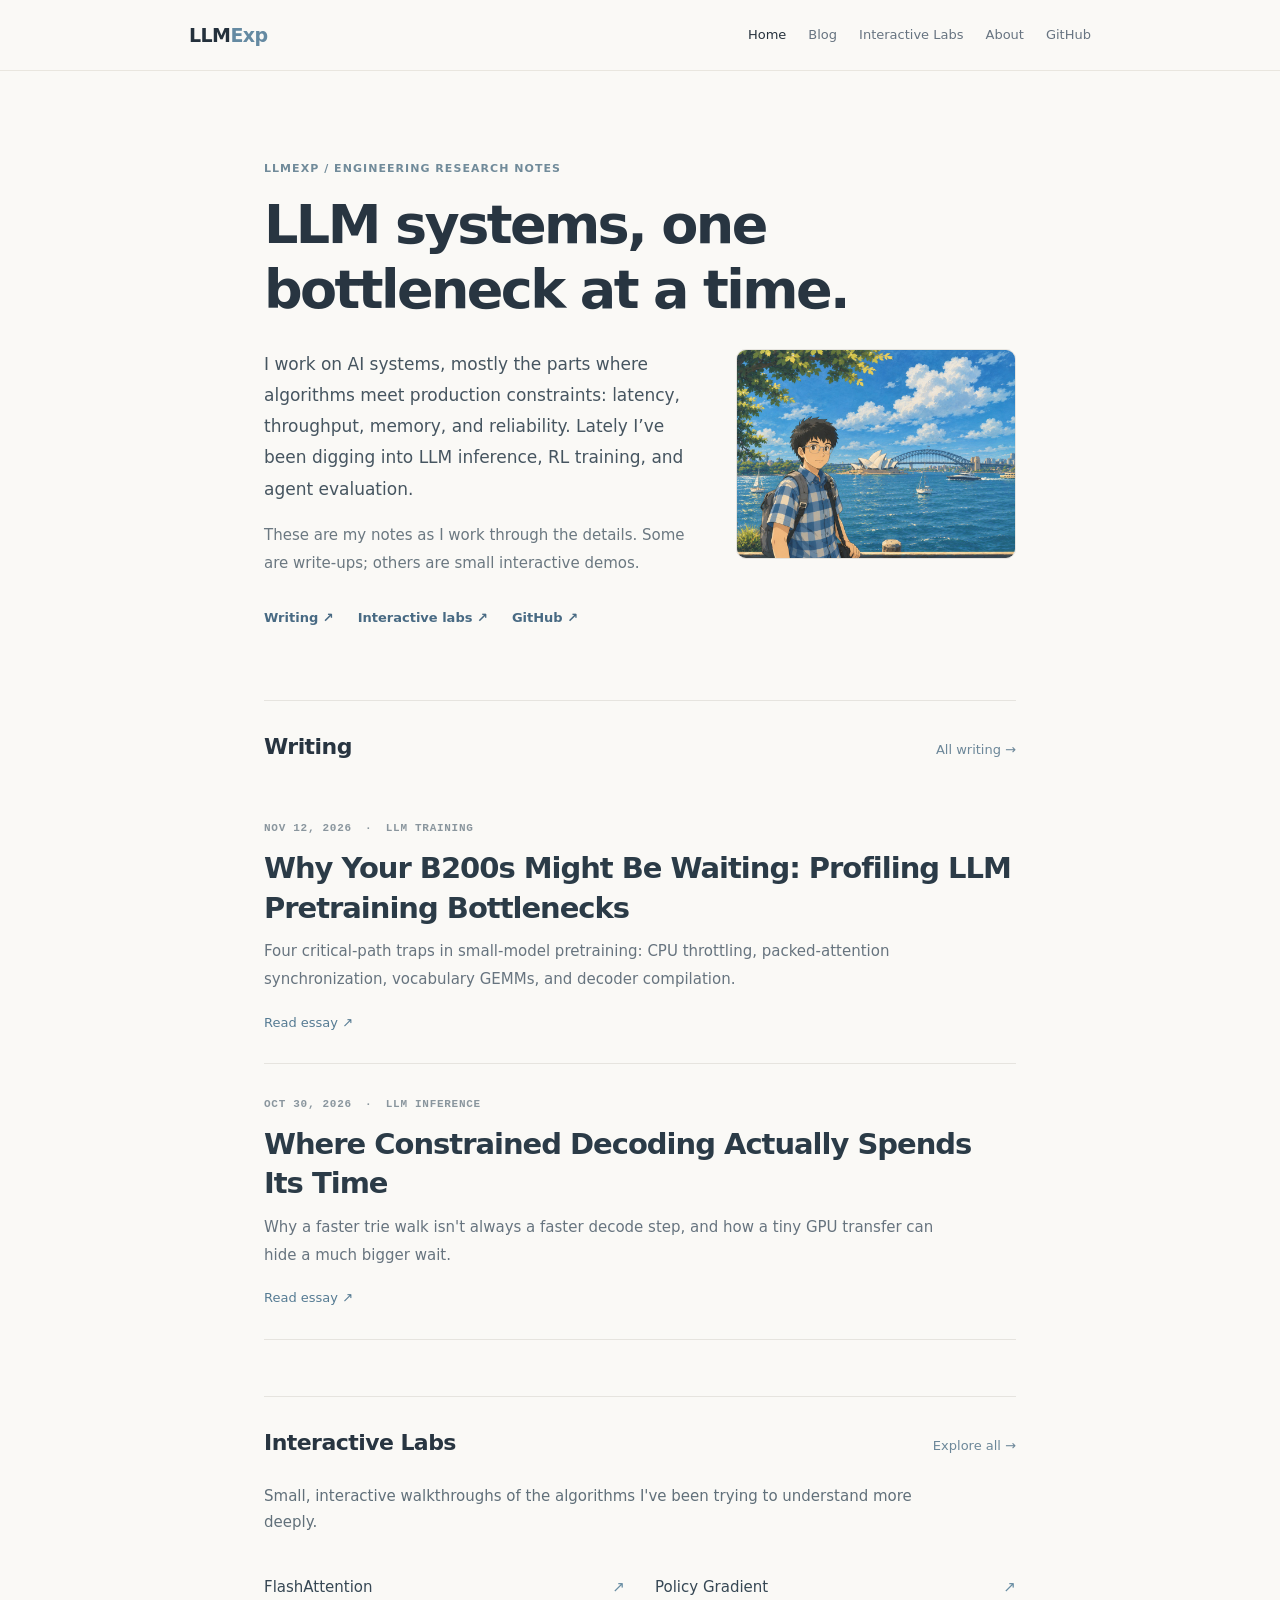
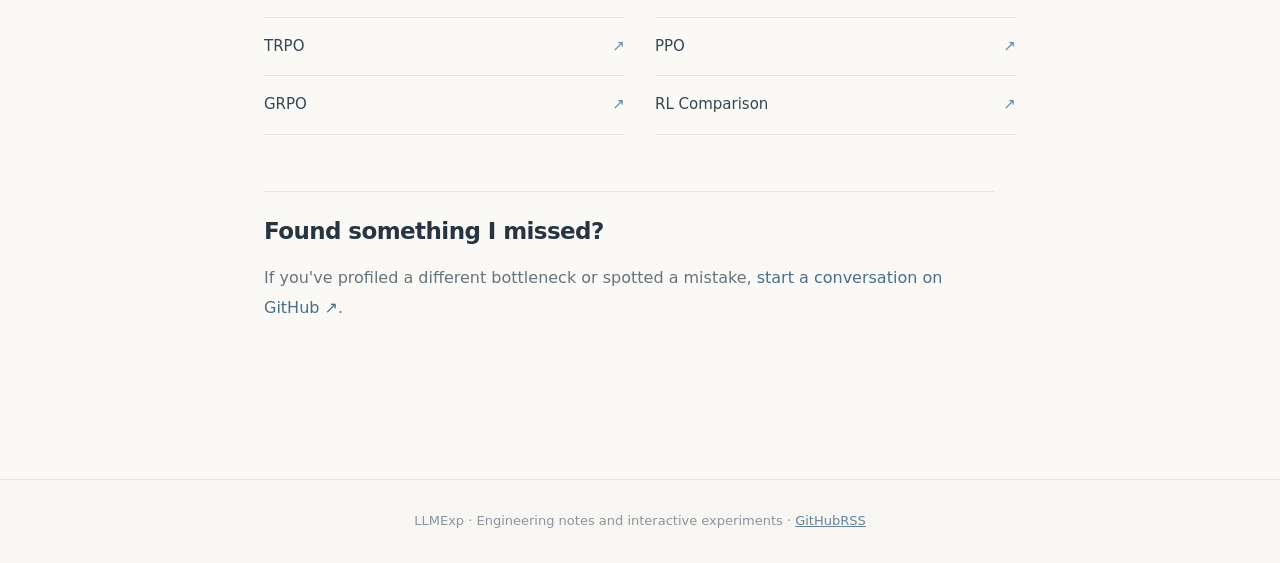
<file: index.html>
<!doctype html><html lang="en"><head><meta charset="utf-8"><meta name="viewport" content="width=device-width,initial-scale=1"><meta name="description" content="Engineering notes and interactive labs on LLM systems, reinforcement learning, and agent evaluation."><meta property="og:title" content="LLMExp · LLM Engineering Notes"><meta property="og:description" content="Engineering notes and interactive labs on LLM systems, reinforcement learning, and agent evaluation."><meta property="og:type" content="website"><meta property="og:url" content="https://zerograd-x.github.io/"><link rel="canonical" href="https://zerograd-x.github.io/"><link rel="stylesheet" href="/assets/site.css?v=portrait-1"><title>LLMExp · LLM Engineering Notes</title><!-- Cloudflare Web Analytics --><script type='module' src='https://static.cloudflareinsights.com/beacon.min.js' data-cf-beacon='{"token": "473e449cb38c4c8e9a7092ccba2610f5"}'></script><!-- End Cloudflare Web Analytics --><link rel="alternate" type="application/rss+xml" title="LLMExp RSS" href="/feed.xml"></head><body class="editorial-light"><header><div class="nav"><a class="brand" href="/">LLM<span>Exp</span></a><nav aria-label="Main navigation"><a href="/" aria-current="page">Home</a><a href="/blog/" >Blog</a><a href="/labs/" >Interactive Labs</a><a href="/about/" >About</a><a href="https://github.com/zerograd-x/zerograd-x.github.io">GitHub</a></nav></div></header><main class="journal-layout"><section class="journal-intro"><p class="eyebrow">LLMExp / Engineering research notes</p><h1>LLM systems, one bottleneck at a time.</h1><div class="profile-intro"><div class="profile-copy"><p class="lead">I work on AI systems, mostly the parts where algorithms meet production constraints: latency, throughput, memory, and reliability. Lately I’ve been digging into LLM inference, RL training, and agent evaluation.</p><p class="author-note">These are my notes as I work through the details. Some are write-ups; others are small interactive demos.</p><div class="intro-links"><a href="/blog/">Writing <span aria-hidden="true">↗</span></a><a href="/labs/">Interactive labs <span aria-hidden="true">↗</span></a><a href="https://github.com/zerograd-x/zerograd-x.github.io">GitHub <span aria-hidden="true">↗</span></a></div></div><figure class="profile-portrait"><img src="/assets/sydney-harbour-portrait.jpg" width="960" height="720" alt="Illustrated portrait of the author beside Sydney Harbour, with the Opera House and Harbour Bridge in the background." decoding="async"></figure></div></section><section class="journal-section" aria-labelledby="writing-title"><div class="journal-heading"><h2 id="writing-title">Writing</h2><a href="/blog/">All writing →</a></div><a class="writing-entry" href="/blog/profiling-llm-pretraining-b200/"><span class="writing-date">NOV 12, 2026 <span class="dot-sep">·</span> LLM TRAINING</span><h3>Why Your B200s Might Be Waiting: Profiling LLM Pretraining Bottlenecks</h3><p>Four critical-path traps in small-model pretraining: CPU throttling, packed-attention synchronization, vocabulary GEMMs, and decoder compilation.</p><span class="writing-more">Read essay <span aria-hidden="true">↗</span></span></a><a class="writing-entry" href="/blog/optimizing-constrained-decoding/"><span class="writing-date">OCT 30, 2026 <span class="dot-sep">·</span> LLM INFERENCE</span><h3>Where Constrained Decoding Actually Spends Its Time</h3><p>Why a faster trie walk isn't always a faster decode step, and how a tiny GPU transfer can hide a much bigger wait.</p><span class="writing-more">Read essay <span aria-hidden="true">↗</span></span></a></section><section class="journal-section" aria-labelledby="labs-title"><div class="journal-heading"><h2 id="labs-title">Interactive Labs</h2><a href="/labs/">Explore all →</a></div><p class="section-desc">Small, interactive walkthroughs of the algorithms I've been trying to understand more deeply.</p><div class="lab-links"><a href="/FlashAttention/">FlashAttention <span>↗</span></a><a href="/PolicyGradient/">Policy Gradient <span>↗</span></a><a href="/TRPO/">TRPO <span>↗</span></a><a href="/PPO/">PPO <span>↗</span></a><a href="/GRPO/">GRPO <span>↗</span></a><a href="/RLCompare/">RL Comparison <span>↗</span></a></div></section><section class="journal-section journal-end"><h2>Found something I missed?</h2><p>If you've profiled a different bottleneck or spotted a mistake, <a href="https://github.com/zerograd-x/zerograd-x.github.io/issues">start a conversation on GitHub ↗</a>.</p></section></main><footer>LLMExp · Engineering notes and interactive experiments · <a href="https://github.com/zerograd-x">GitHub</a><a href="/feed.xml" title="Subscribe to the RSS feed">RSS</a></footer></body></html>
</file>
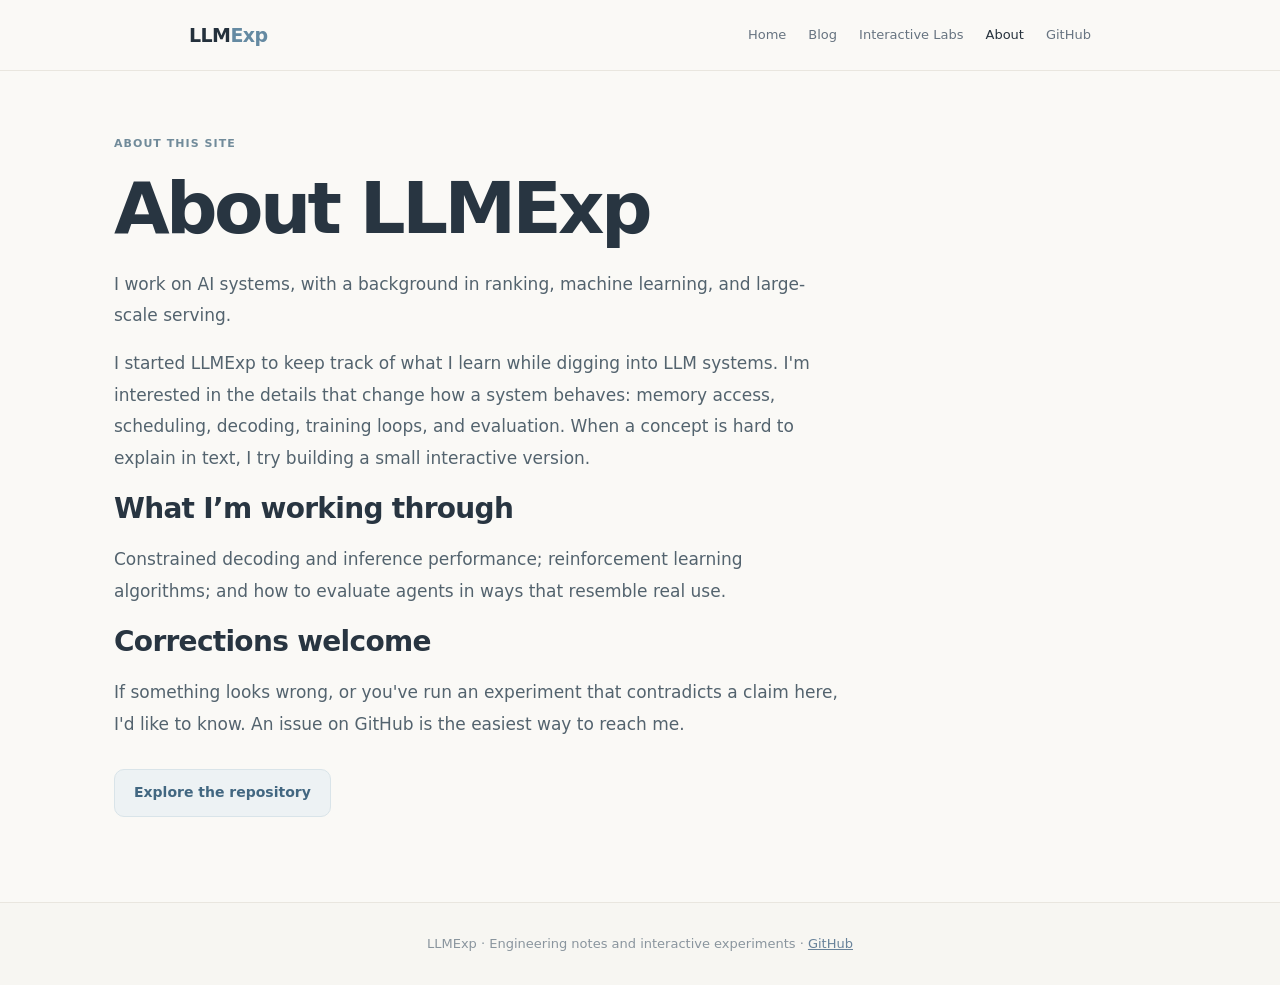
<file: about/index.html>
<!doctype html><html lang="en"><head><meta charset="utf-8"><meta name="viewport" content="width=device-width,initial-scale=1"><meta name="description" content="About the LLMExp engineering notes and interactive labs."><meta property="og:title" content="About · LLMExp"><meta property="og:description" content="About the LLMExp engineering notes and interactive labs."><meta property="og:type" content="website"><meta property="og:url" content="https://zerograd-x.github.io/about/"><link rel="canonical" href="https://zerograd-x.github.io/about/"><link rel="stylesheet" href="/assets/site.css"><title>About · LLMExp</title><!-- Cloudflare Web Analytics --><script type='module' src='https://static.cloudflareinsights.com/beacon.min.js' data-cf-beacon='{"token": "473e449cb38c4c8e9a7092ccba2610f5"}'></script><!-- End Cloudflare Web Analytics --></head><body class="editorial-light"><header><div class="nav"><a class="brand" href="/">LLM<span>Exp</span></a><nav aria-label="Main navigation"><a href="/" >Home</a><a href="/blog/" >Blog</a><a href="/labs/" >Interactive Labs</a><a href="/about/" aria-current="page">About</a><a href="https://github.com/zerograd-x/zerograd-x.github.io">GitHub</a></nav></div></header><main><div class="eyebrow">About this site</div><h1>About LLMExp</h1><div class="prose"><p class="lead">I work on AI systems, with a background in ranking, machine learning, and large-scale serving.</p><p>I started LLMExp to keep track of what I learn while digging into LLM systems. I'm interested in the details that change how a system behaves: memory access, scheduling, decoding, training loops, and evaluation. When a concept is hard to explain in text, I try building a small interactive version.</p><h2>What I’m working through</h2><p>Constrained decoding and inference performance; reinforcement learning algorithms; and how to evaluate agents in ways that resemble real use.</p><h2>Corrections welcome</h2><p>If something looks wrong, or you've run an experiment that contradicts a claim here, I'd like to know. An issue on GitHub is the easiest way to reach me.</p><a class="button" href="https://github.com/zerograd-x/zerograd-x.github.io">Explore the repository</a></div></main><footer>LLMExp · Engineering notes and interactive experiments · <a href="https://github.com/zerograd-x">GitHub</a></footer></body></html>
</file>
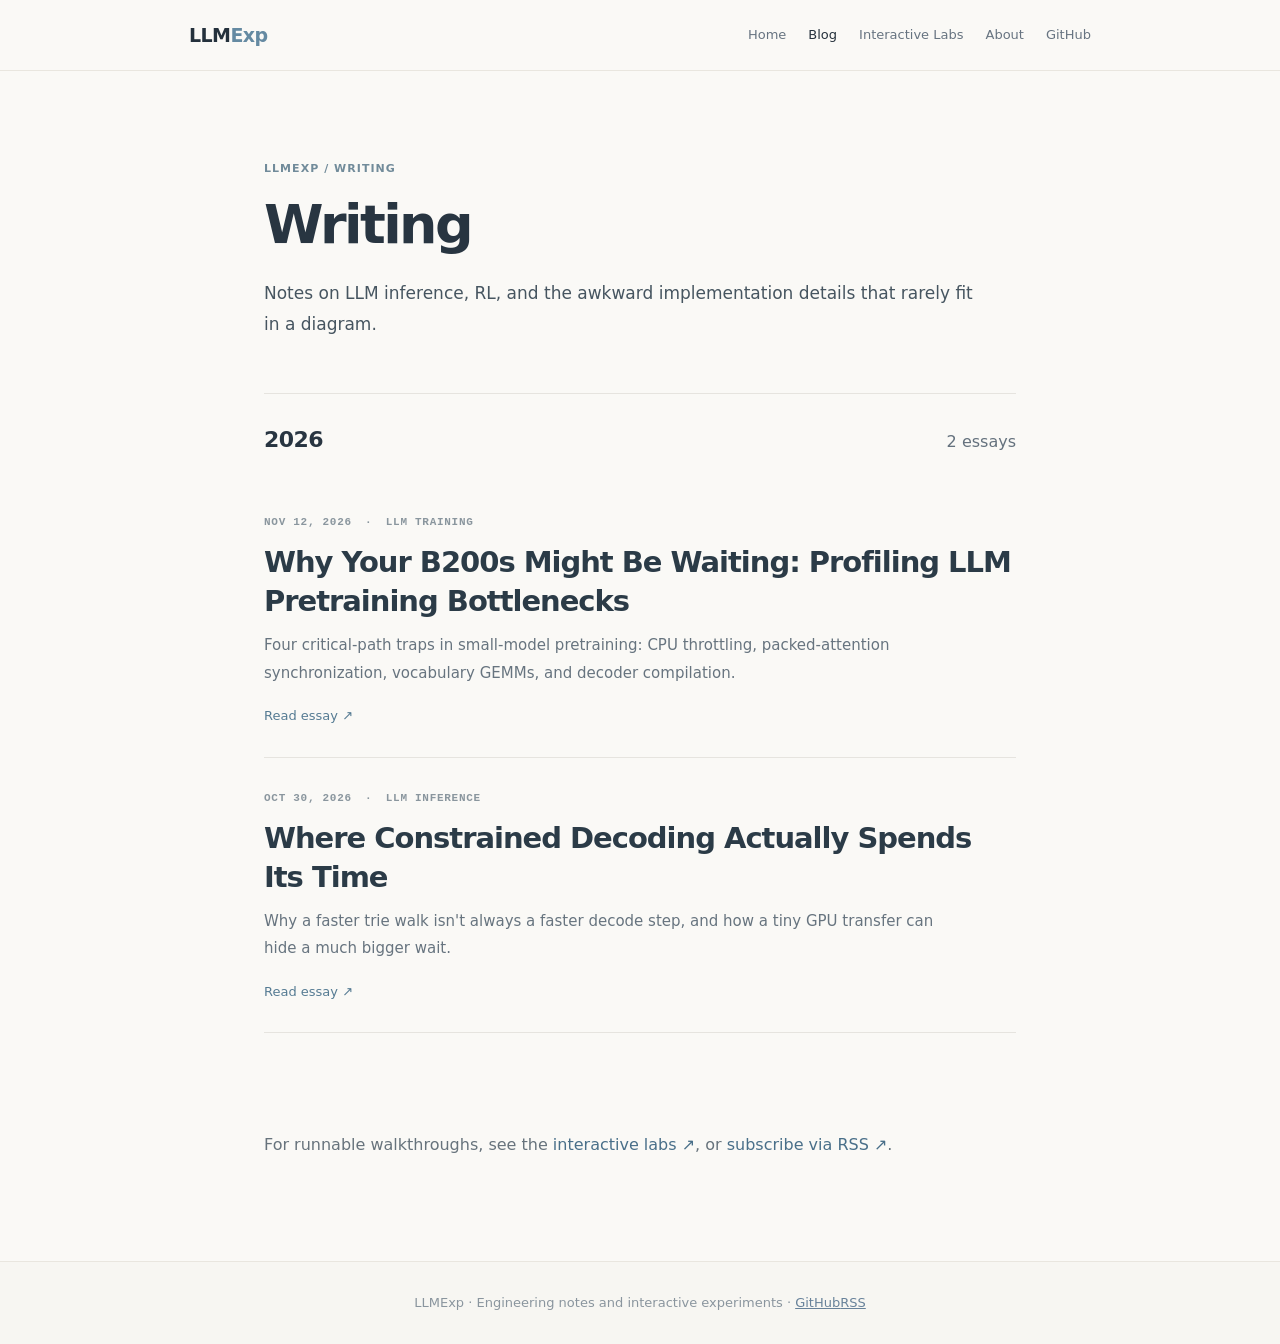
<file: blog/index.html>
<!doctype html><html lang="en"><head><meta charset="utf-8"><meta name="viewport" content="width=device-width,initial-scale=1"><meta name="description" content="Technical writing on LLM inference, reinforcement learning, and agent evaluation."><meta property="og:title" content="Blog · LLMExp"><meta property="og:description" content="Technical writing on LLM inference, reinforcement learning, and agent evaluation."><meta property="og:type" content="website"><meta property="og:url" content="https://zerograd-x.github.io/blog/"><link rel="canonical" href="https://zerograd-x.github.io/blog/"><link rel="stylesheet" href="/assets/site.css"><title>Blog · LLMExp</title><!-- Cloudflare Web Analytics --><script type='module' src='https://static.cloudflareinsights.com/beacon.min.js' data-cf-beacon='{"token": "473e449cb38c4c8e9a7092ccba2610f5"}'></script><!-- End Cloudflare Web Analytics --><link rel="alternate" type="application/rss+xml" title="LLMExp RSS" href="/feed.xml"></head><body class="editorial-light"><header><div class="nav"><a class="brand" href="/">LLM<span>Exp</span></a><nav aria-label="Main navigation"><a href="/" >Home</a><a href="/blog/" aria-current="page">Blog</a><a href="/labs/" >Interactive Labs</a><a href="/about/" >About</a><a href="https://github.com/zerograd-x/zerograd-x.github.io">GitHub</a></nav></div></header><main class="journal-layout"><section class="journal-intro compact"><p class="eyebrow">LLMExp / Writing</p><h1>Writing</h1><p class="lead">Notes on LLM inference, RL, and the awkward implementation details that rarely fit in a diagram.</p></section><section class="journal-section"><div class="journal-heading"><h2>2026</h2><span class="muted">2 essays</span></div><a class="writing-entry" href="/blog/profiling-llm-pretraining-b200/"><span class="writing-date">NOV 12, 2026 <span class="dot-sep">·</span> LLM TRAINING</span><h3>Why Your B200s Might Be Waiting: Profiling LLM Pretraining Bottlenecks</h3><p>Four critical-path traps in small-model pretraining: CPU throttling, packed-attention synchronization, vocabulary GEMMs, and decoder compilation.</p><span class="writing-more">Read essay <span aria-hidden="true">↗</span></span></a><a class="writing-entry" href="/blog/optimizing-constrained-decoding/"><span class="writing-date">OCT 30, 2026 <span class="dot-sep">·</span> LLM INFERENCE</span><h3>Where Constrained Decoding Actually Spends Its Time</h3><p>Why a faster trie walk isn't always a faster decode step, and how a tiny GPU transfer can hide a much bigger wait.</p><span class="writing-more">Read essay <span aria-hidden="true">↗</span></span></a></section><section class="journal-end"><p>For runnable walkthroughs, see the <a href="/labs/">interactive labs ↗</a>, or <a href="/feed.xml">subscribe via RSS ↗</a>.</p></section></main><footer>LLMExp · Engineering notes and interactive experiments · <a href="https://github.com/zerograd-x">GitHub</a><a href="/feed.xml" title="Subscribe to the RSS feed">RSS</a></footer></body></html>
</file>
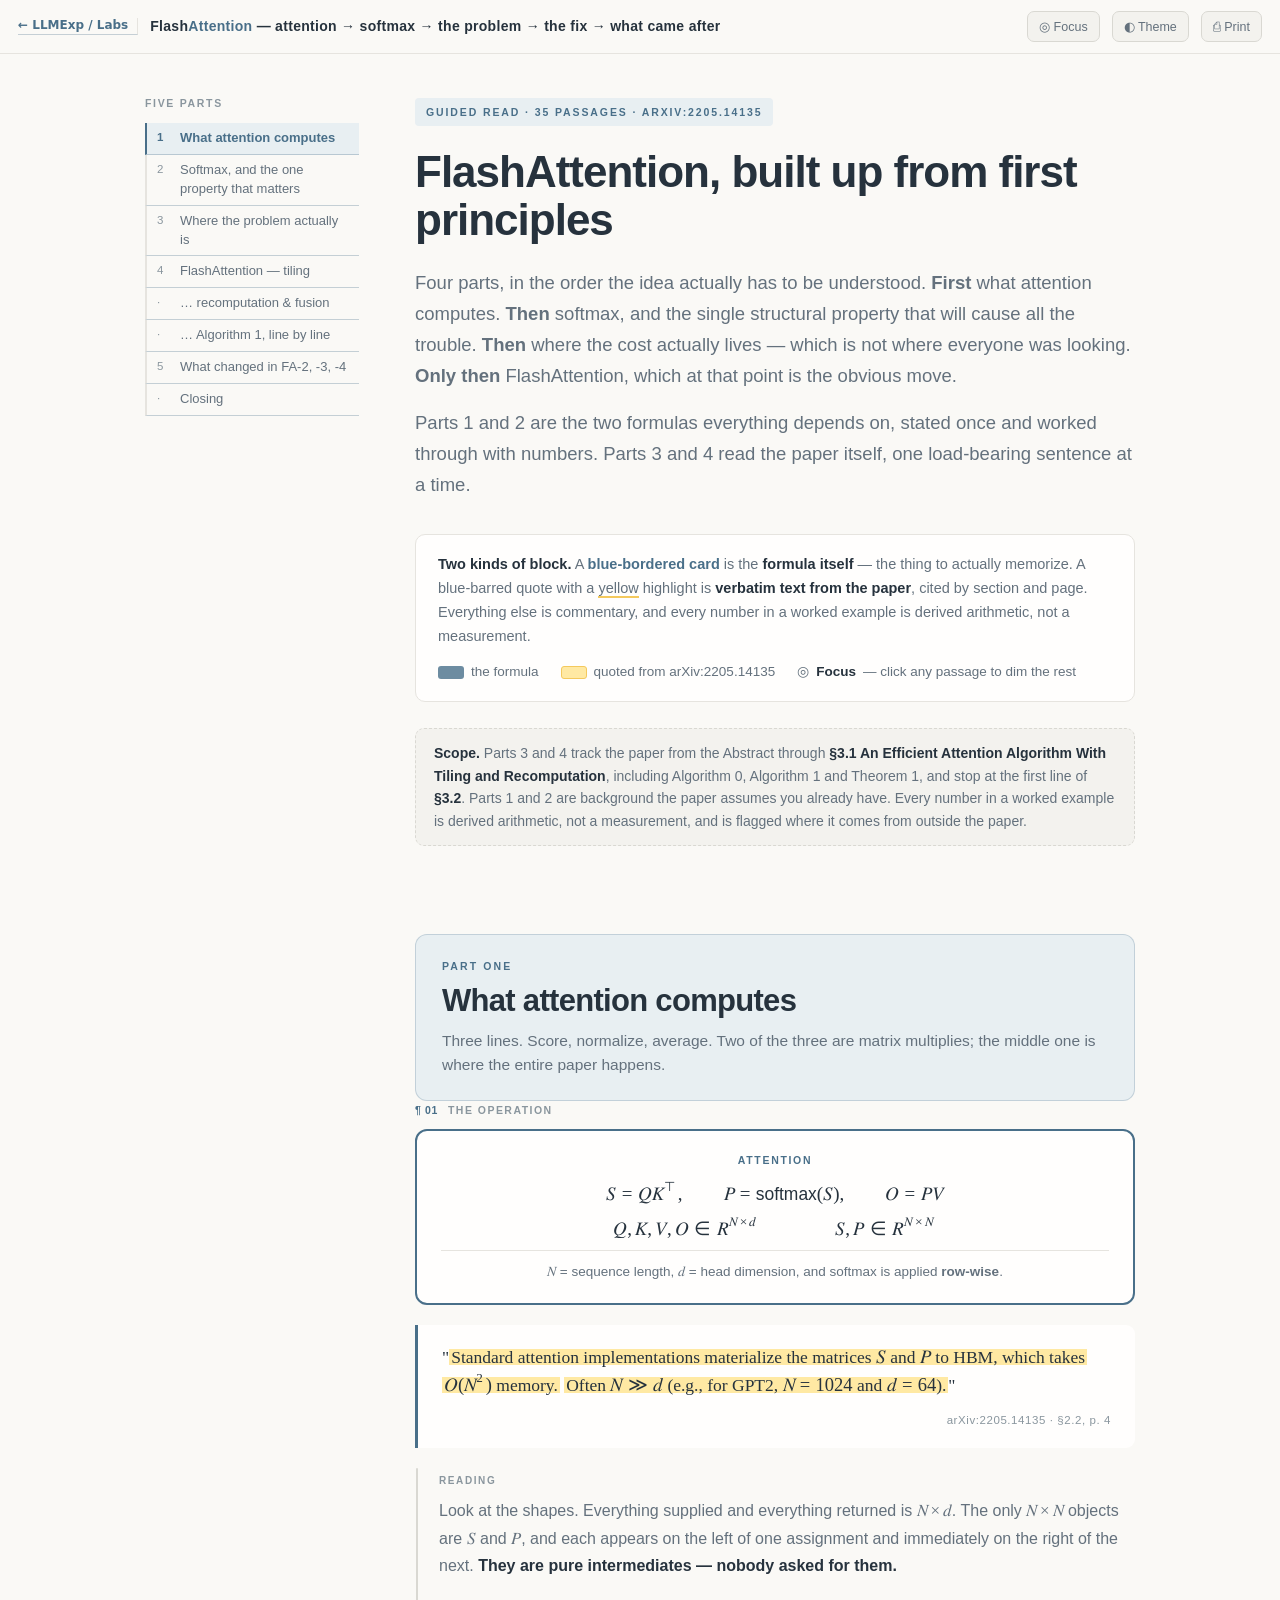
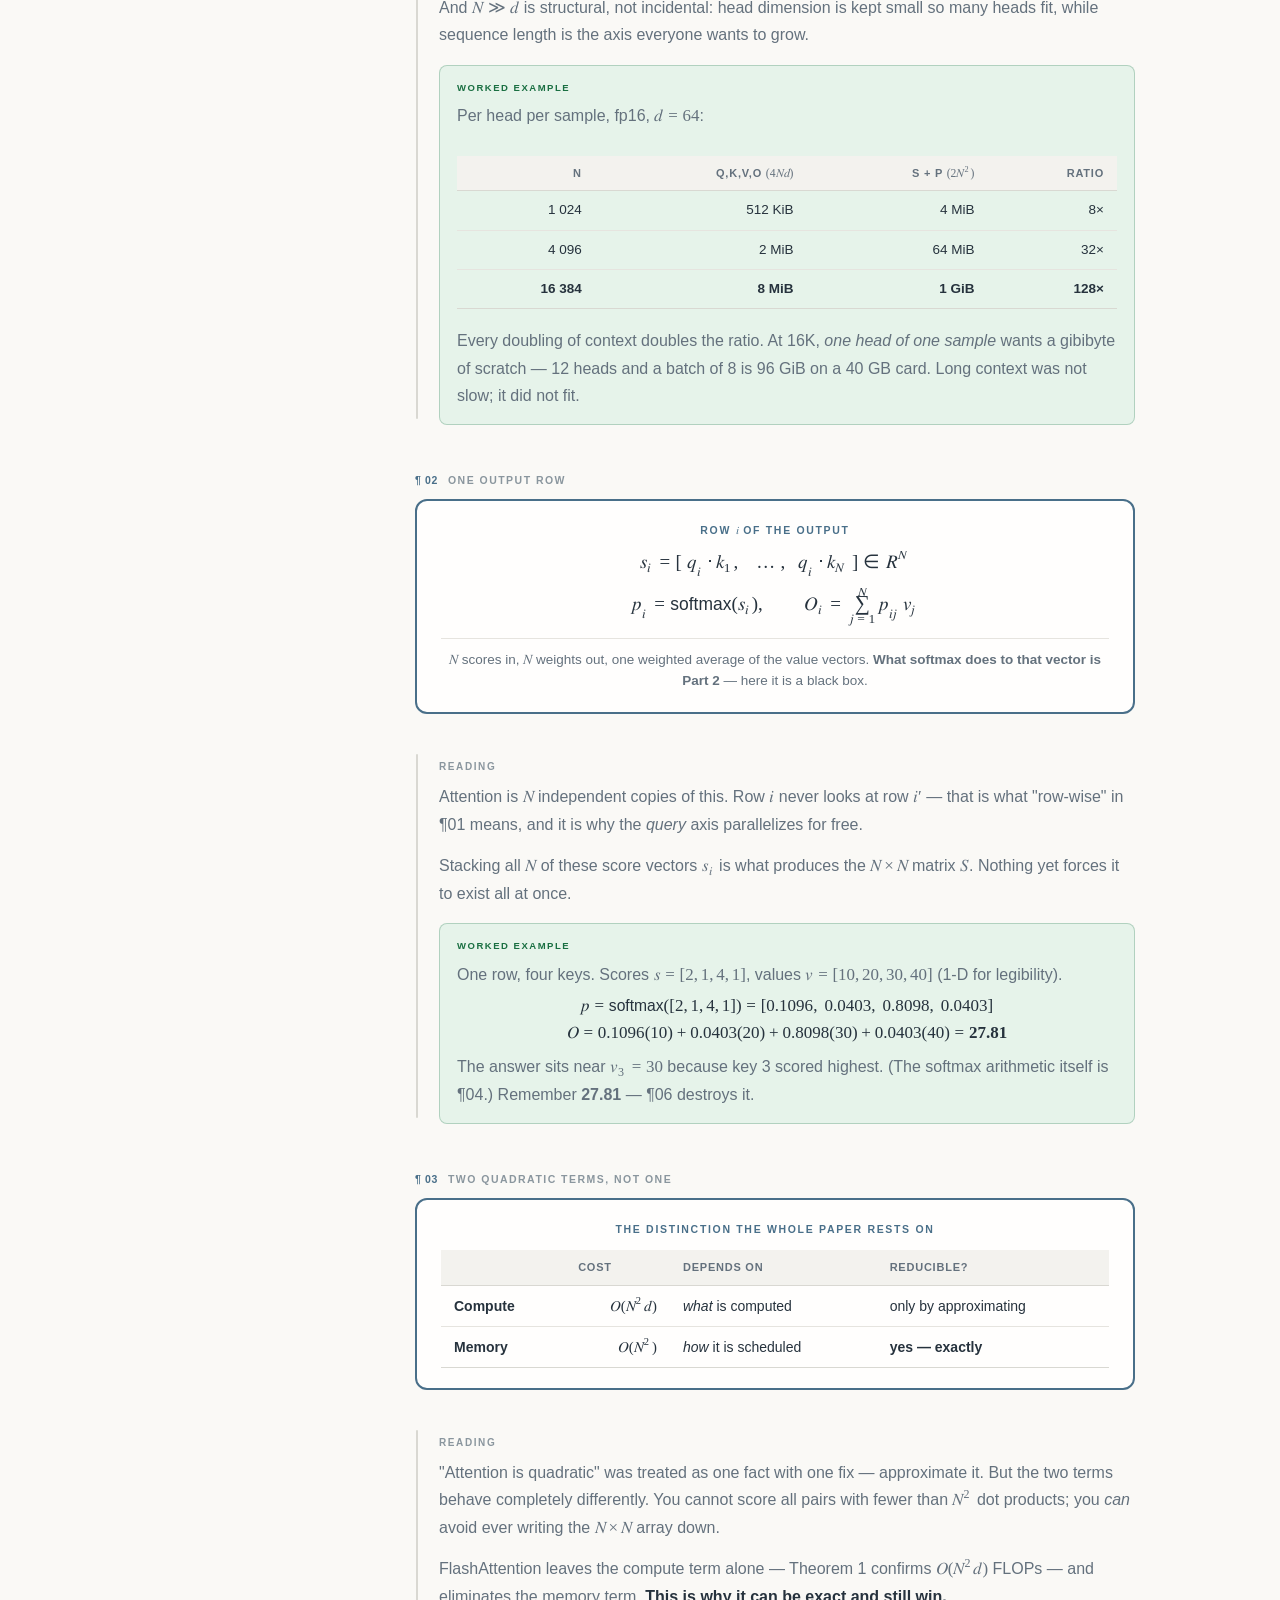
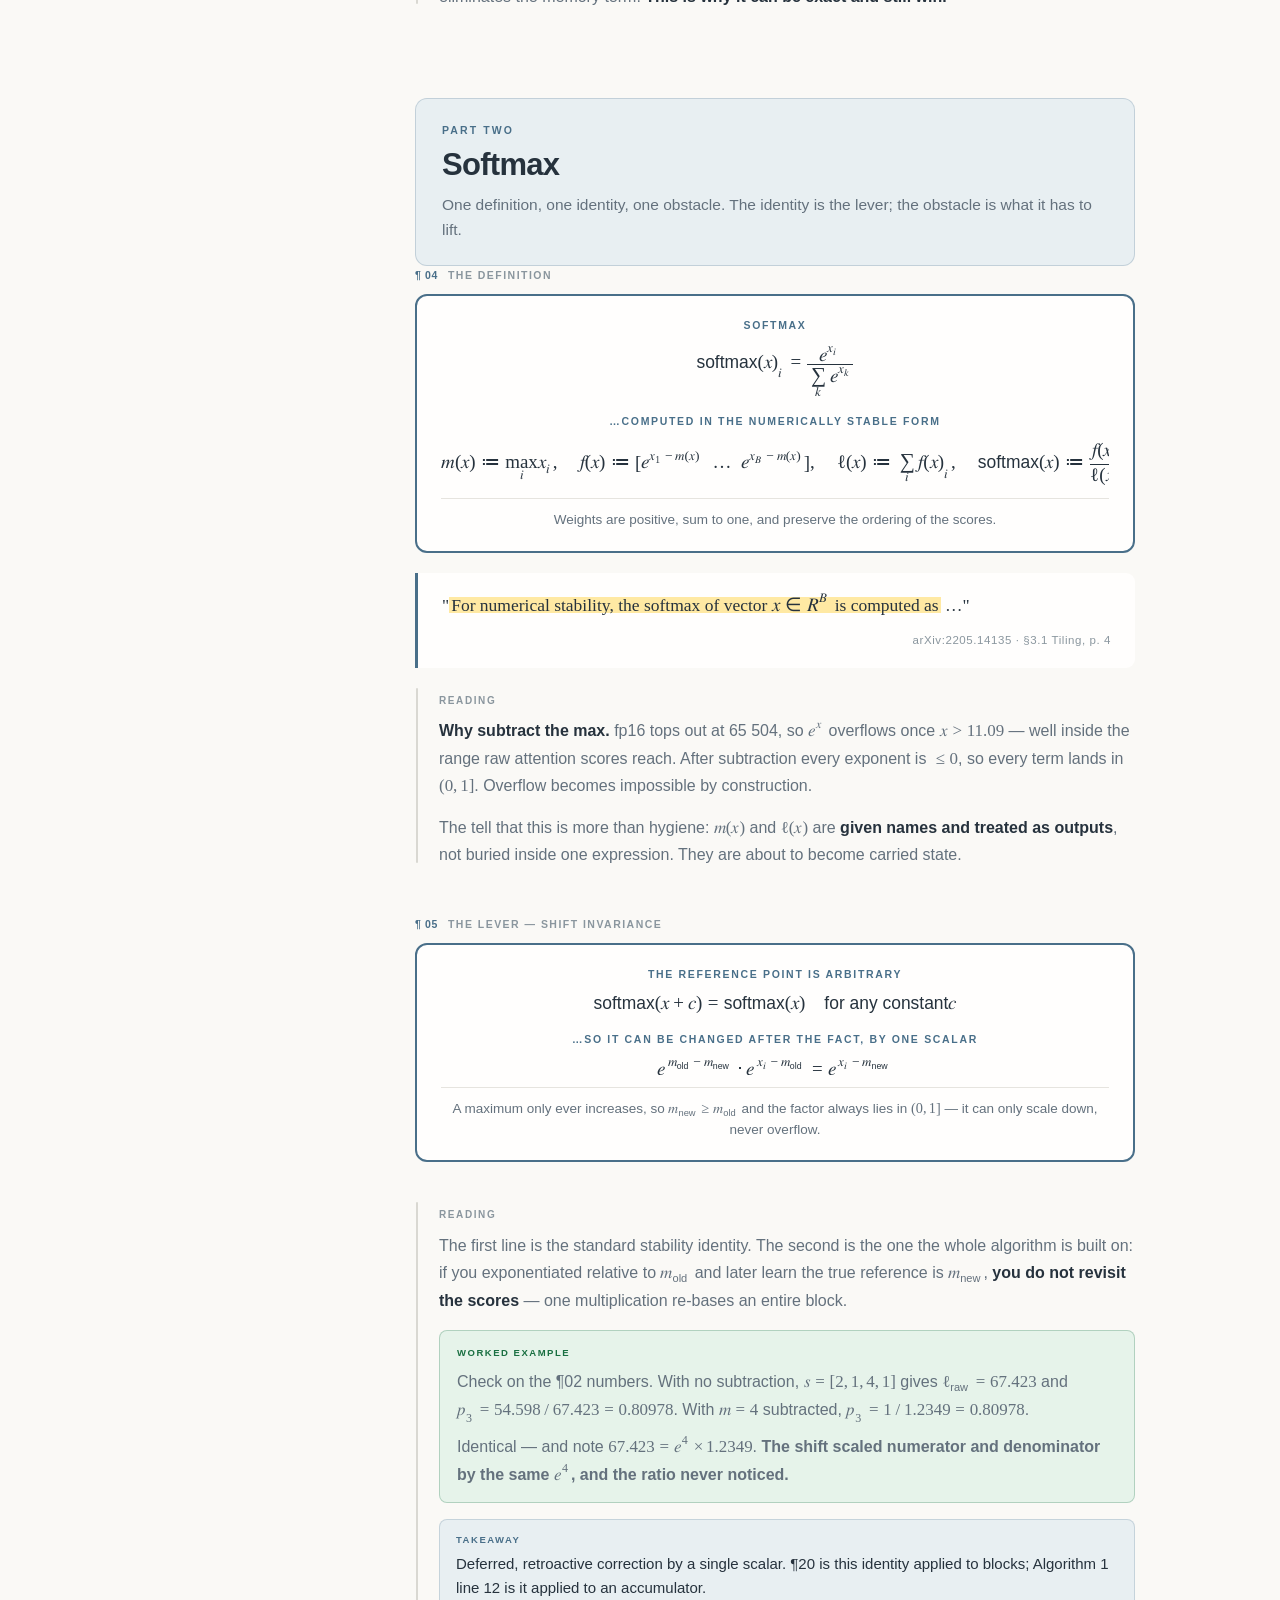
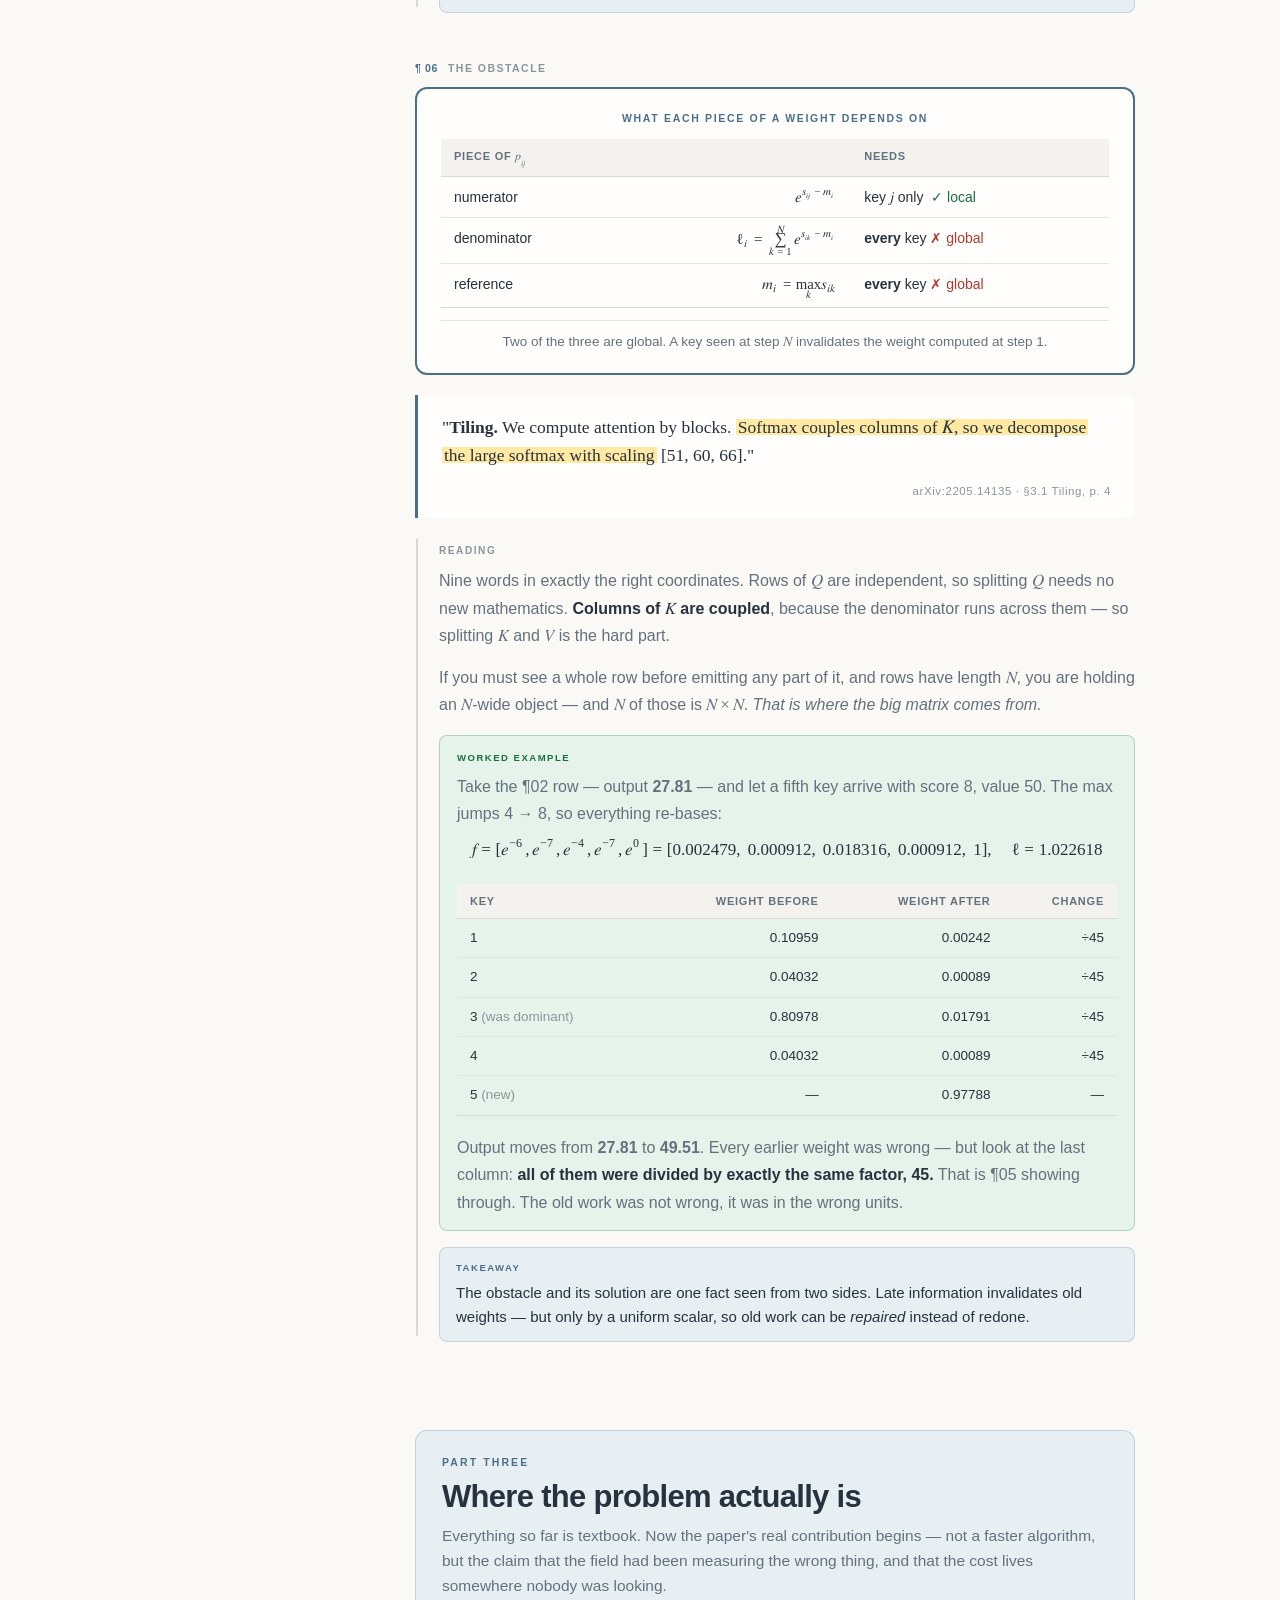
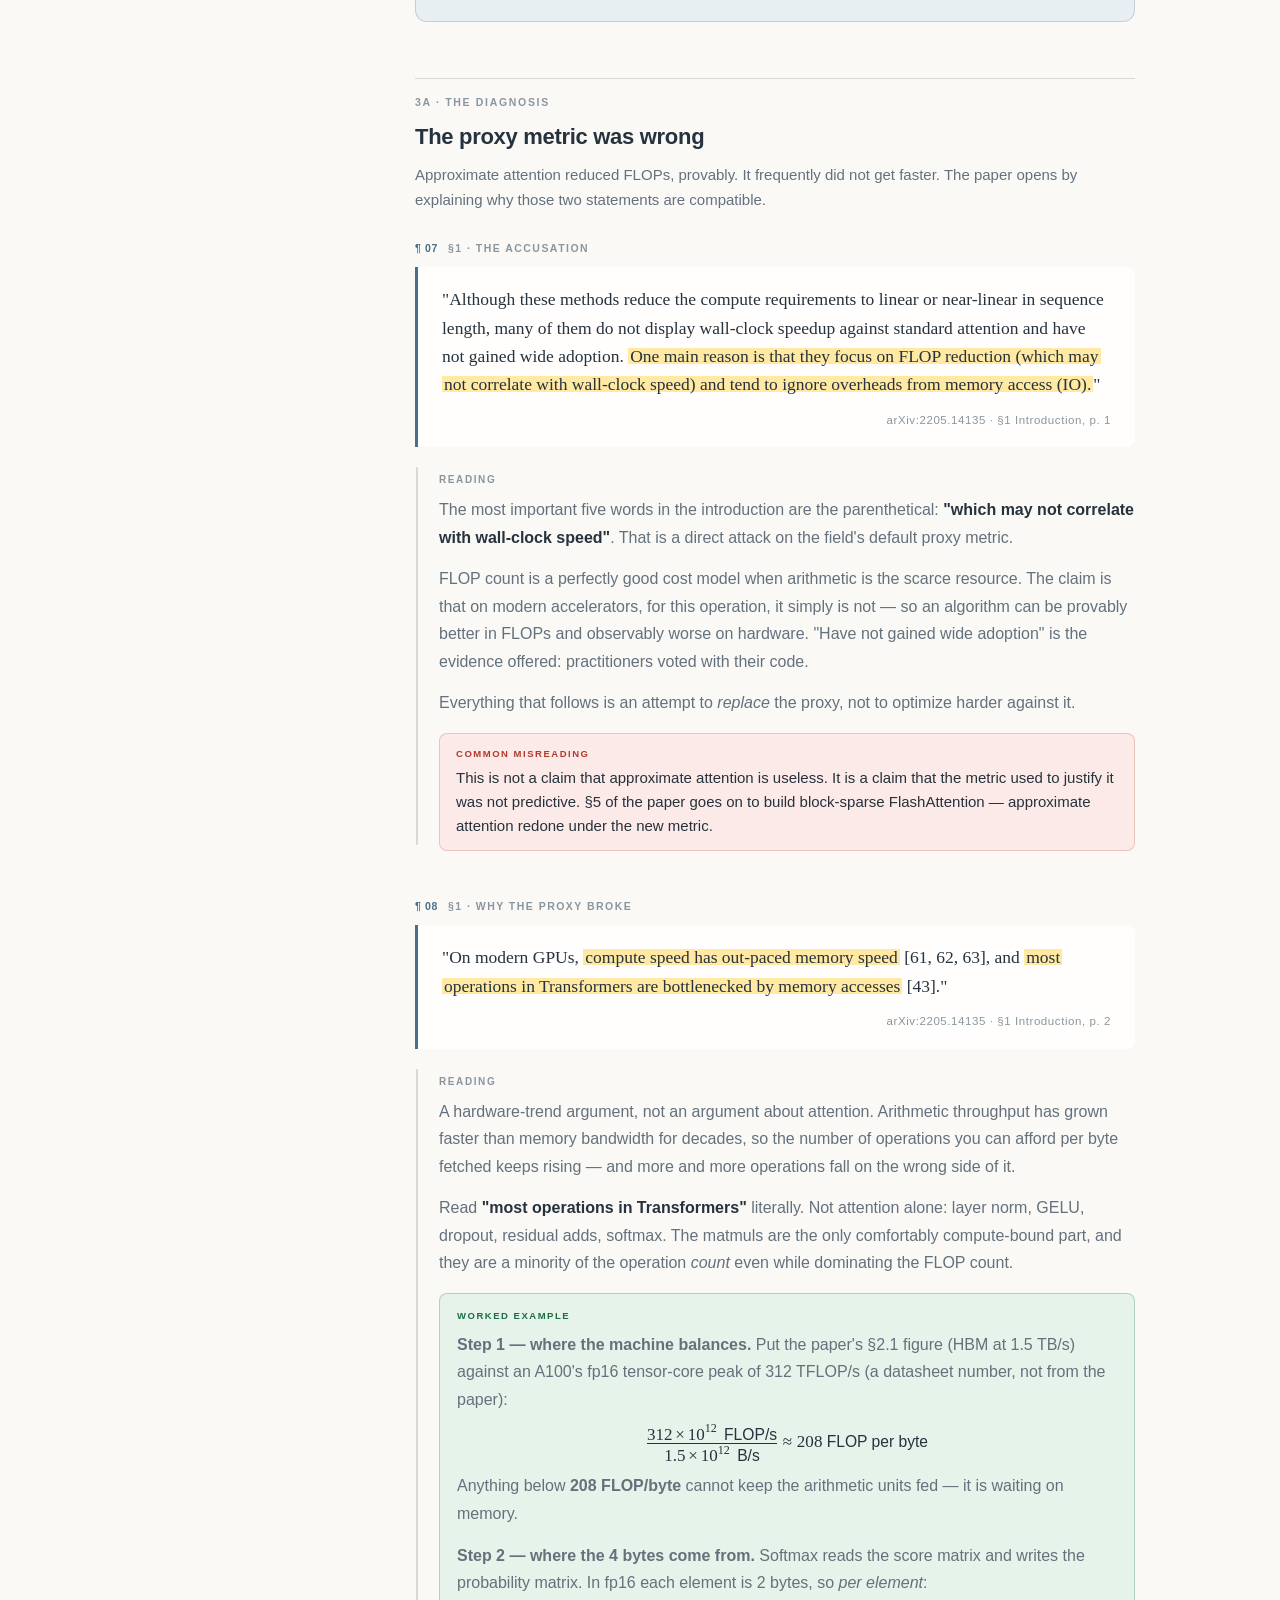
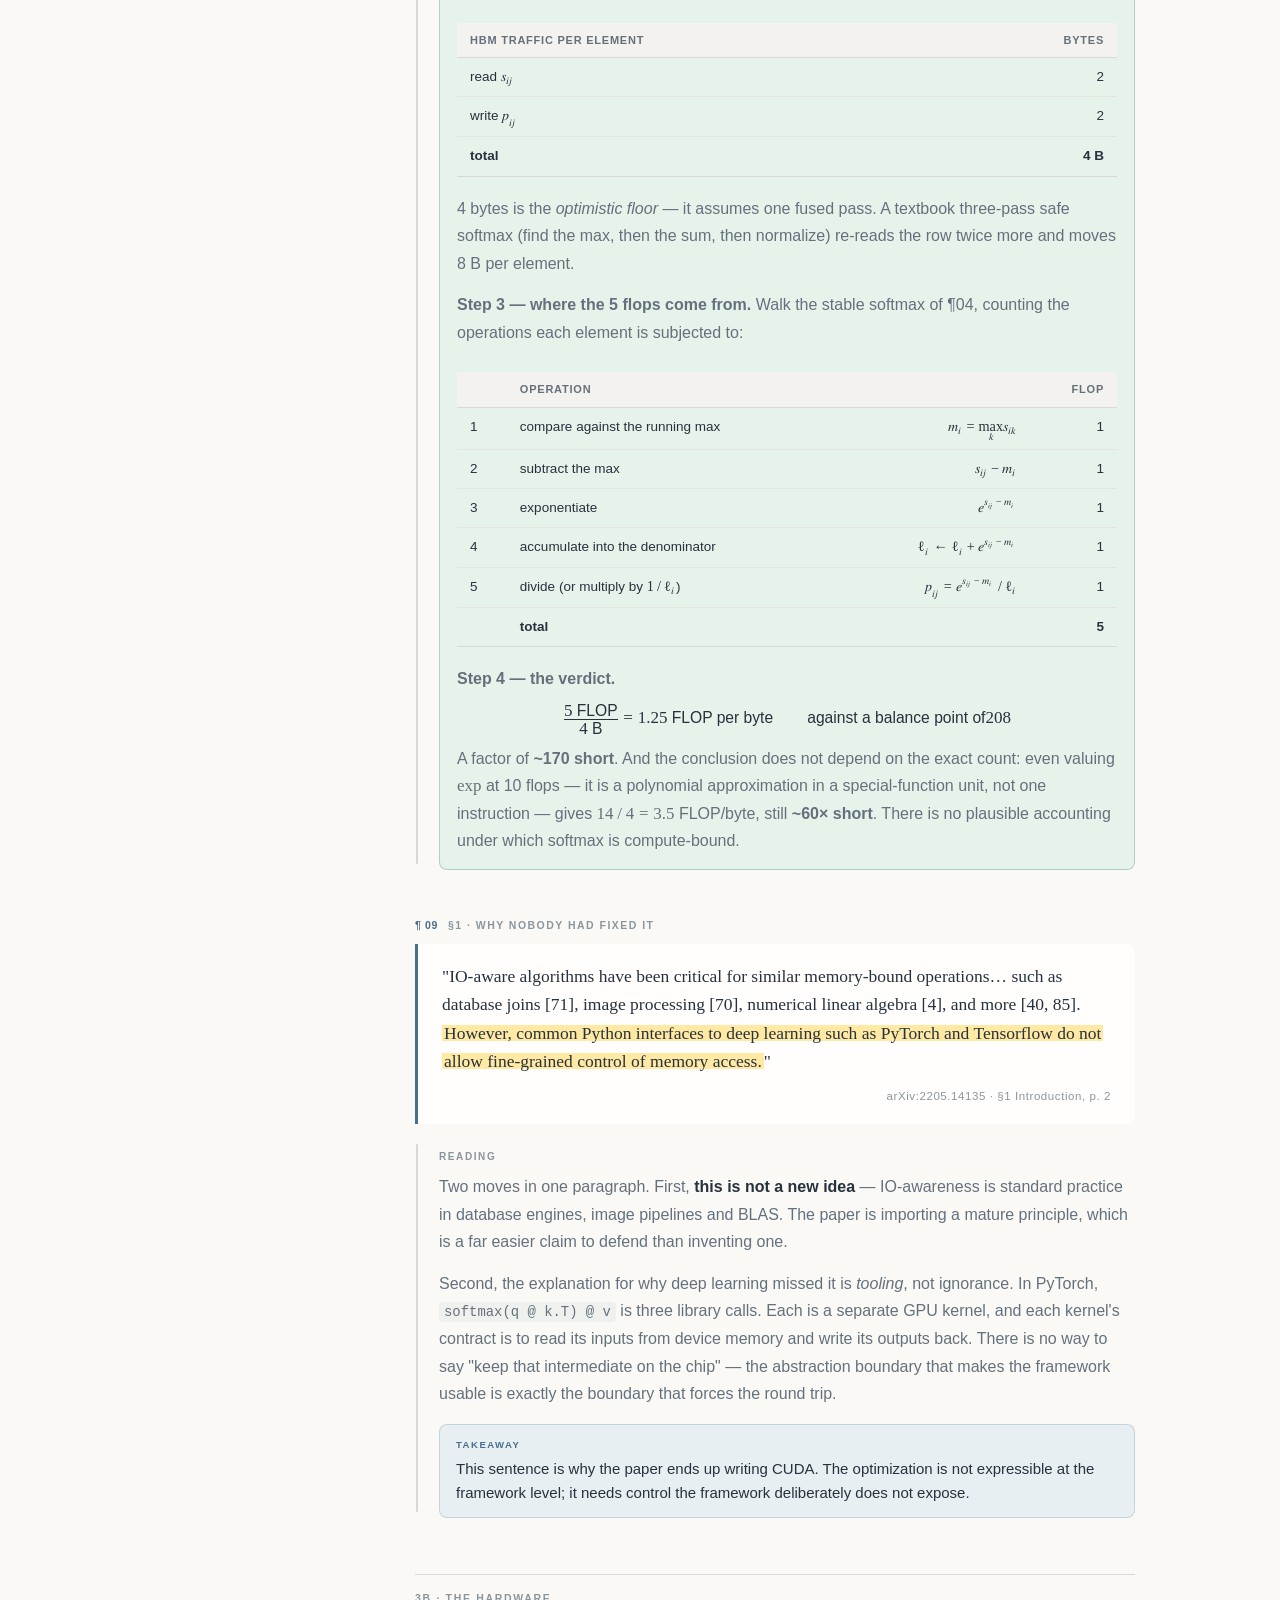
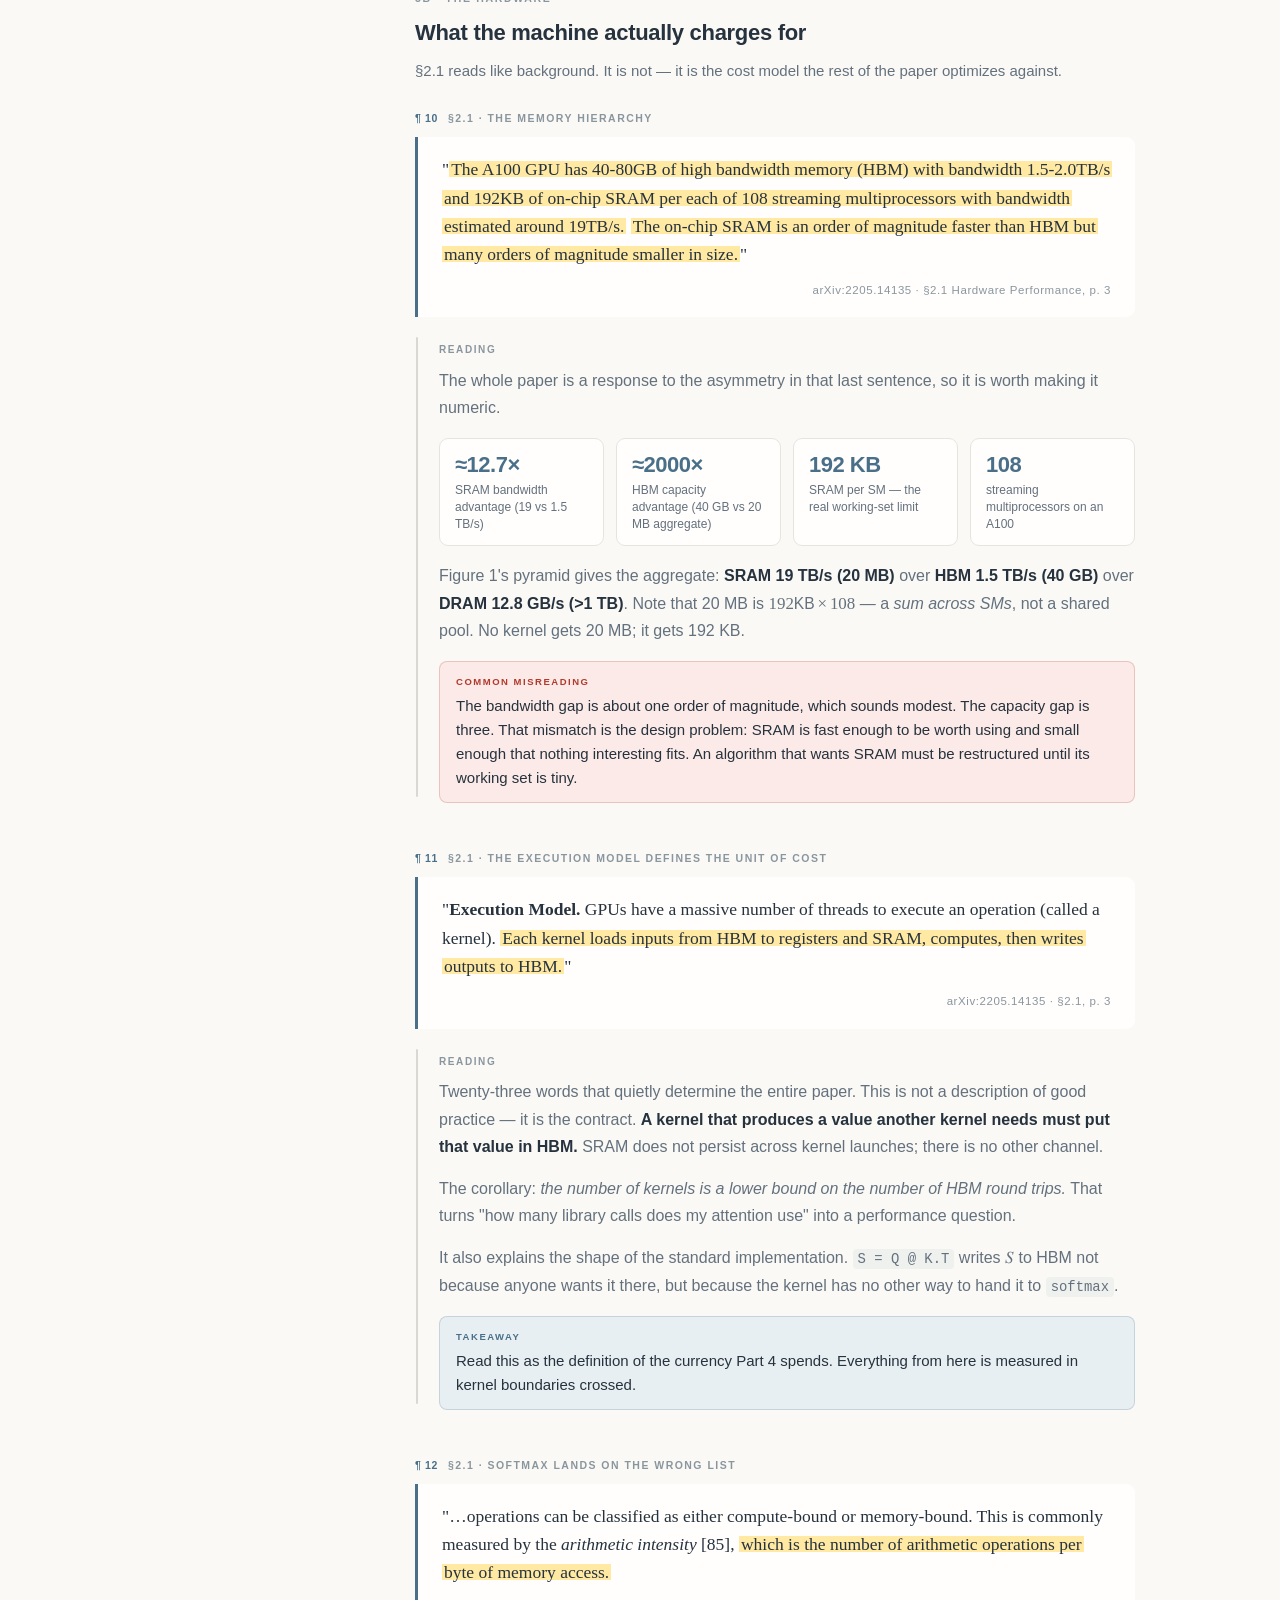
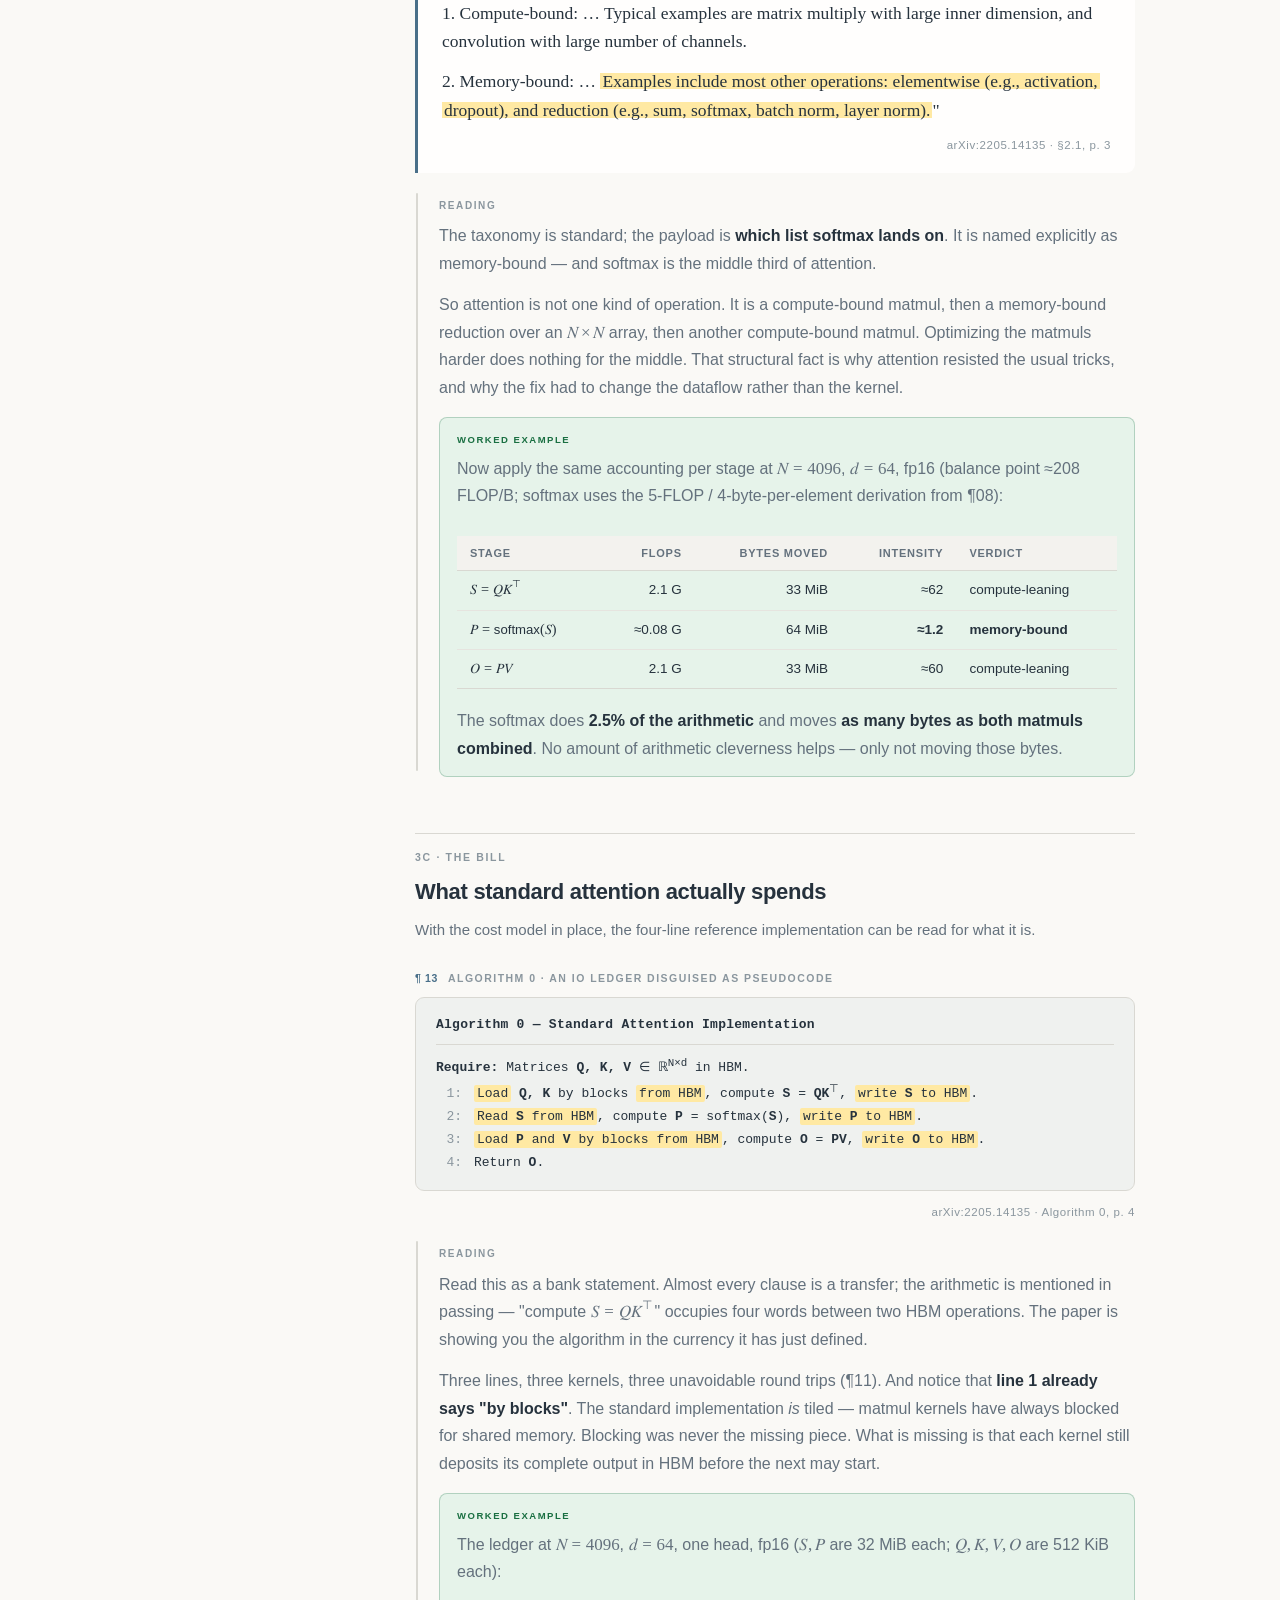
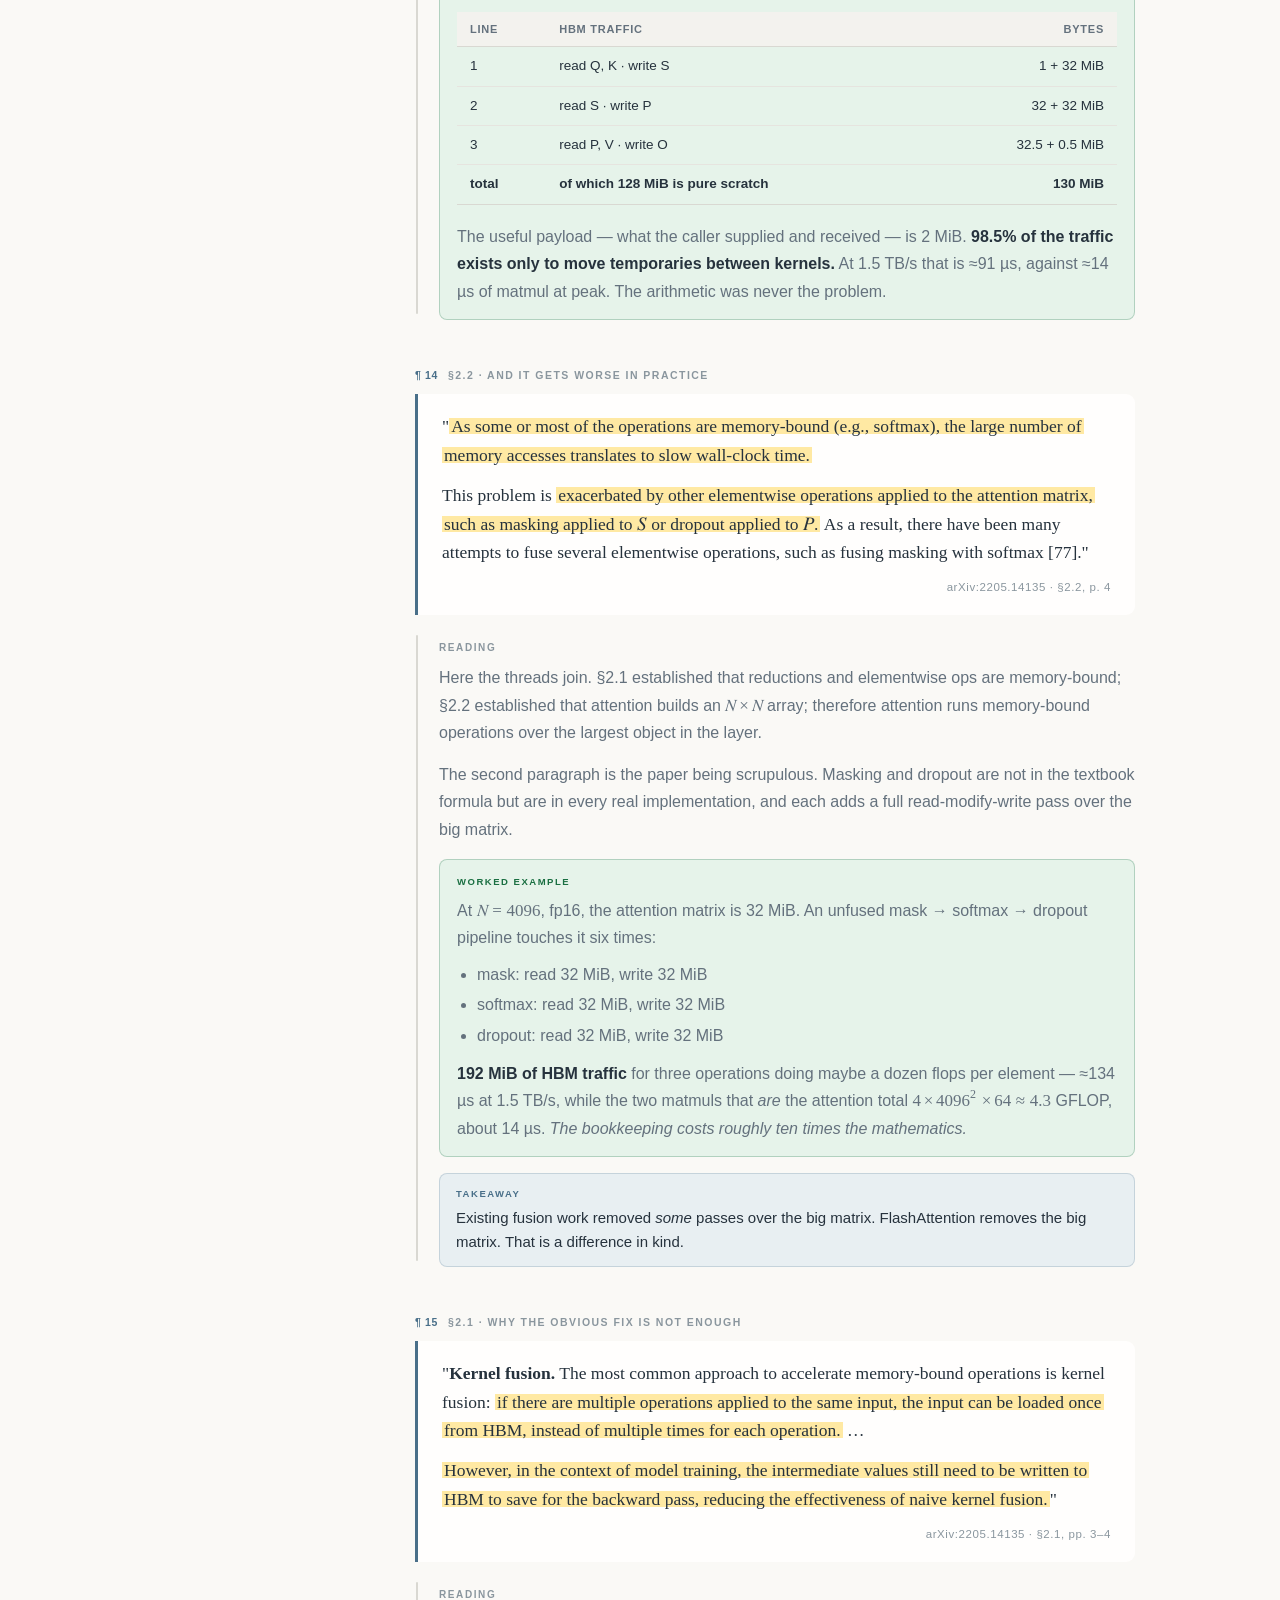
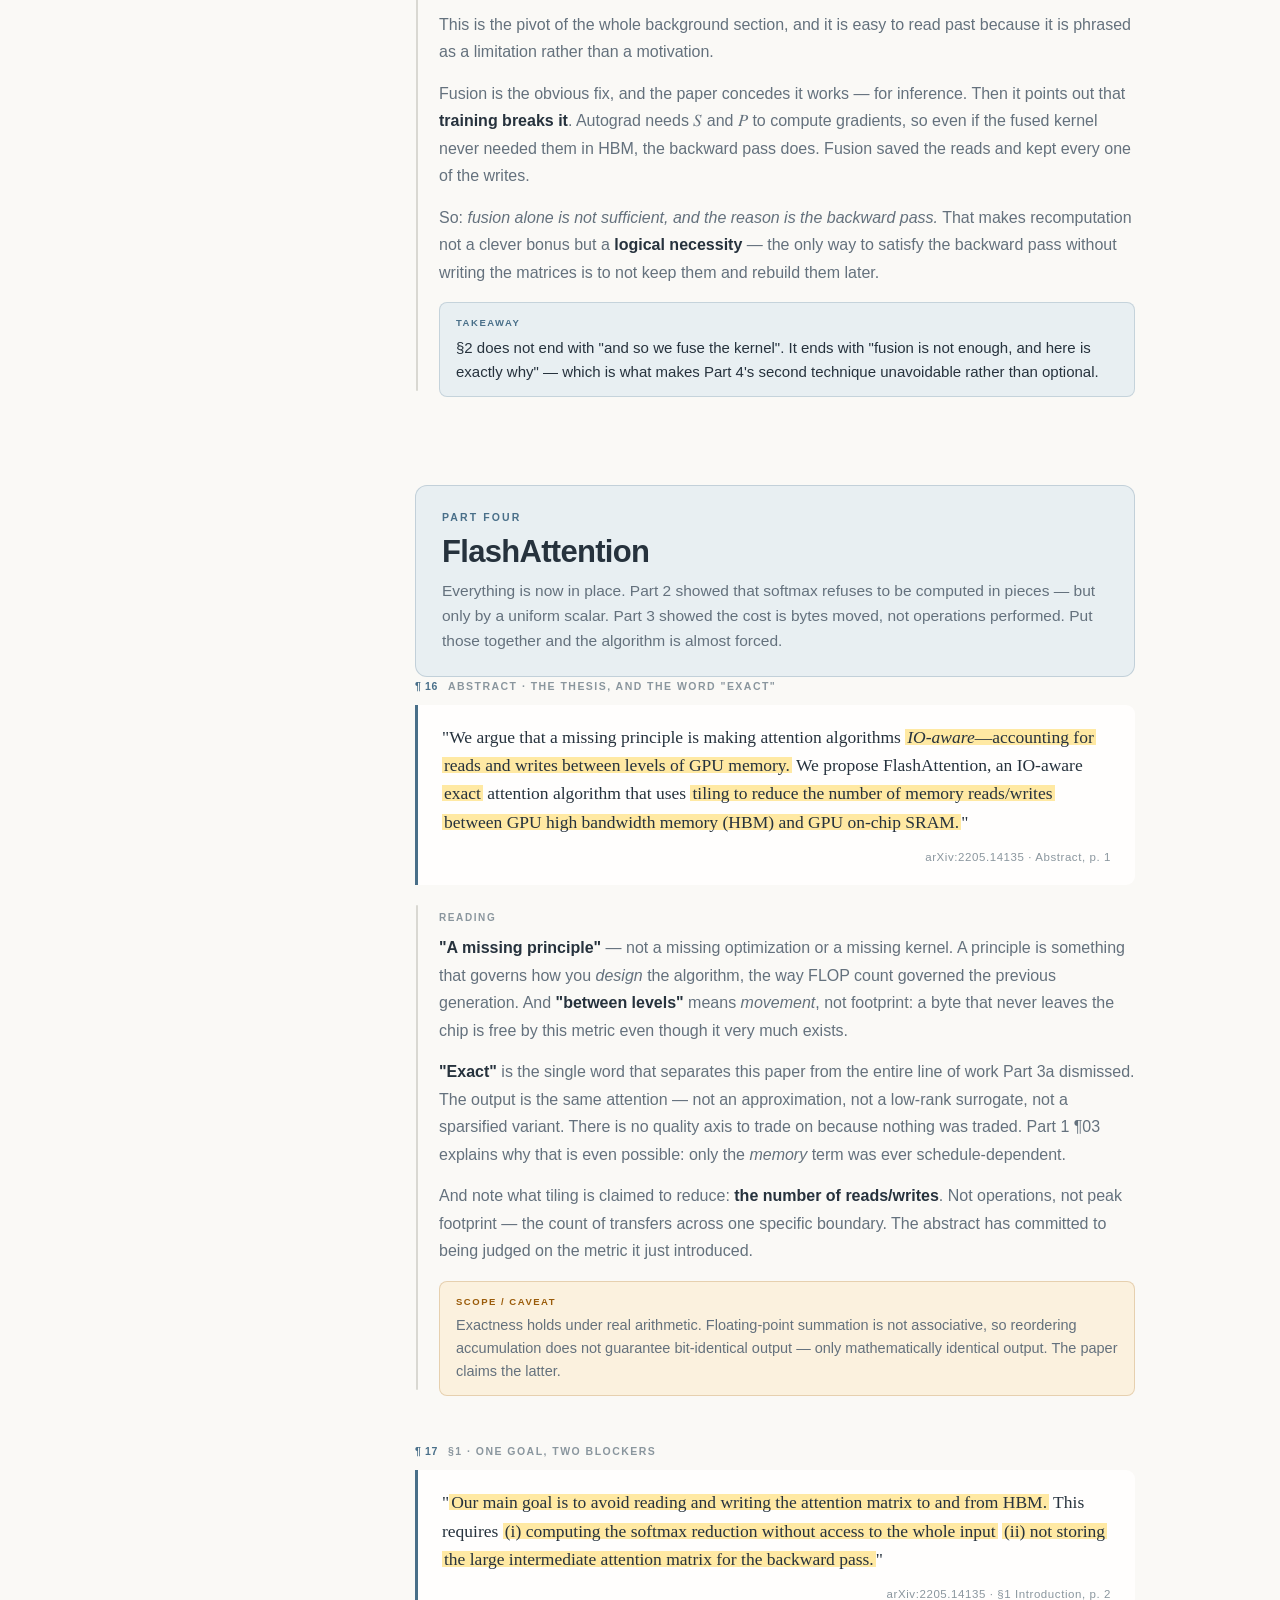
<file: FlashAttention/index.html>
<!DOCTYPE html>
<html lang="en">
<head>
<meta charset="utf-8">
<meta name="viewport" content="width=device-width, initial-scale=1">
<title>FlashAttention — a guided read</title>
<style>
:root{
  --bg:#fffefb; --bg-soft:#f6f5f1; --bg-code:#f0efeb; --paper:#fbfaf6;
  --fg:#1b1a18; --fg-soft:#55524d; --fg-faint:#8b8781;
  --line:#e6e3dc; --line-strong:#cfcbc2;
  --accent:#1857b8; --accent-soft:#e9f0fb;
  --mark:#ffe9a3; --mark-edge:#f4c95d;
  --warn:#9a5b09; --warn-soft:#fbf1de;
  --ok:#1a6f42; --ok-soft:#e6f3ea;
  --bad:#b23a2c; --bad-soft:#fbeae7;
  --maxw:720px;
}
html[data-theme="dark"]{
  --bg:#14161a; --bg-soft:#1b1e24; --bg-code:#1f232a; --paper:#191c22;
  --fg:#e8e6e1; --fg-soft:#a9a59e; --fg-faint:#7c786f;
  --line:#282c34; --line-strong:#3b414b;
  --accent:#6aa8f7; --accent-soft:#152538;
  --mark:#5d4a12; --mark-edge:#8a6d1a;
  --warn:#dda85c; --warn-soft:#2a2214;
  --ok:#5fc98d; --ok-soft:#13251a;
  --bad:#f0847a; --bad-soft:#2b1715;
}
*{box-sizing:border-box}
html{scroll-behavior:smooth; scroll-padding-top:76px}
body{
  margin:0; background:var(--bg); color:var(--fg);
  font-family:-apple-system,BlinkMacSystemFont,"Segoe UI",Roboto,"Helvetica Neue",Arial,sans-serif;
  font-size:16.5px; line-height:1.72; -webkit-font-smoothing:antialiased;
}

/* ---------- chrome ---------- */
#topbar{
  position:fixed; top:0; left:0; right:0; height:54px; z-index:60;
  background:color-mix(in srgb, var(--bg) 90%, transparent);
  backdrop-filter:saturate(180%) blur(12px);
  border-bottom:1px solid var(--line);
  display:flex; align-items:center; gap:12px; padding:0 18px;
}
#topbar .brand{font-weight:700; font-size:14px; letter-spacing:.3px; white-space:nowrap; overflow:hidden; text-overflow:ellipsis}
#topbar .brand em{font-style:normal; color:var(--accent)}
#topbar .spacer{flex:1}
#topbar button{
  border:1px solid var(--line-strong); background:var(--bg-soft); color:var(--fg-soft);
  border-radius:7px; height:31px; padding:0 11px; font-size:12.5px; cursor:pointer; font-family:inherit; white-space:nowrap;
}
#topbar button:hover{border-color:var(--accent); color:var(--accent)}
#progress{position:fixed; top:54px; left:0; height:2px; background:var(--accent); width:0; z-index:61; transition:width .1s linear}

#shell{display:flex; justify-content:center; gap:56px; padding:96px 24px 140px}
#toc{
  width:214px; flex:0 0 214px; position:sticky; top:96px; align-self:flex-start;
  max-height:calc(100vh - 130px); overflow:auto; font-size:13px; line-height:1.45;
}
#toc .toc-title{font-size:10.5px; letter-spacing:.16em; text-transform:uppercase; color:var(--fg-faint); font-weight:700; margin-bottom:12px}
#toc a{display:flex; gap:9px; padding:6px 10px; color:var(--fg-soft); text-decoration:none; border-left:2px solid var(--line)}
#toc a .p{color:var(--fg-faint); font-variant-numeric:tabular-nums; font-size:11.5px; flex:0 0 14px}
#toc a:hover{color:var(--accent); background:var(--bg-soft)}
#toc a.active{color:var(--accent); border-left-color:var(--accent); font-weight:640; background:var(--accent-soft)}
#toc a.active .p{color:var(--accent)}
main{max-width:var(--maxw); width:100%; min-width:0}
@media(max-width:1100px){ #toc{display:none} #shell{padding:86px 20px 100px} }

/* ---------- hero ---------- */
.hero{margin-bottom:14px}
.kicker{
  display:inline-block; font-size:10.5px; font-weight:750; letter-spacing:.18em; text-transform:uppercase;
  color:var(--accent); background:var(--accent-soft); padding:5px 11px; border-radius:4px; margin-bottom:22px;
}
h1{font-size:44px; line-height:1.1; margin:0 0 22px; letter-spacing:-1px; font-weight:760}
.lede{font-size:18.5px; color:var(--fg-soft); line-height:1.68; margin:0 0 16px}
.howto{
  margin:34px 0 0; padding:18px 22px; border:1px solid var(--line); border-radius:10px; background:var(--paper);
  font-size:14.5px; color:var(--fg-soft); line-height:1.65;
}
.howto b{color:var(--fg)}
.howto .legend{display:flex; flex-wrap:wrap; gap:10px 22px; margin-top:12px; font-size:13.5px}
.howto .legend span{display:flex; align-items:center; gap:7px}
.swatch{width:26px; height:13px; border-radius:3px; display:inline-block}
.swatch.q{background:var(--mark); border:1px solid var(--mark-edge)}
.swatch.g{background:var(--accent); opacity:.8}

/* ---------- pass headers ---------- */
.pass{
  margin:74px 0 30px; padding-top:20px; border-top:2px solid var(--fg);
  scroll-margin-top:76px;
}
.pass .eyebrow{font-size:10.5px; font-weight:750; letter-spacing:.18em; text-transform:uppercase; color:var(--accent); margin-bottom:9px}
.pass h2{font-size:29px; line-height:1.2; margin:0 0 10px; font-weight:730; letter-spacing:-.6px}
.pass .sub{font-size:15.5px; color:var(--fg-soft); margin:0}

/* ---------- annotation unit ---------- */
.unit{position:relative; margin:0 0 46px; scroll-margin-top:80px}
.u-head{
  display:flex; align-items:baseline; gap:10px; margin-bottom:10px;
  font-size:10.5px; font-weight:700; letter-spacing:.14em; text-transform:uppercase; color:var(--fg-faint);
}
.u-num{
  color:var(--accent); font-variant-numeric:tabular-nums; letter-spacing:.06em;
}
.u-num::before{content:"¶ "}

.excerpt{
  margin:0; padding:18px 24px; border-left:3px solid var(--accent);
  background:var(--paper); border-radius:0 9px 9px 0;
  font-family:Charter,"Iowan Old Style",Georgia,"Palatino Linotype",Palatino,"Times New Roman",serif;
  font-size:19px; line-height:1.58; color:var(--fg); cursor:pointer;
}
.excerpt p{margin:0 0 12px}
.excerpt p:last-child{margin-bottom:0}
.excerpt .math-display{margin:8px 0}
mark{
  background:linear-gradient(180deg, transparent 8%, var(--mark) 8%, var(--mark) 92%, transparent 92%);
  color:inherit; padding:0 2px; border-radius:2px; box-decoration-break:clone; -webkit-box-decoration-break:clone;
}
html[data-theme="dark"] mark{color:#ffe9b8}

.gloss{padding:16px 0 0 24px; position:relative}
.gloss::before{
  content:""; position:absolute; left:1px; top:20px; bottom:6px; width:2px;
  background:var(--line-strong); border-radius:2px;
}
.gloss > .tag{
  display:inline-block; font-size:10px; font-weight:750; letter-spacing:.16em; text-transform:uppercase;
  color:var(--fg-faint); margin-bottom:8px;
}
.gloss p{margin:0 0 14px; font-size:16px; color:var(--fg-soft); line-height:1.72}
.gloss p:last-child{margin-bottom:0}
.gloss strong{color:var(--fg); font-weight:660}
.gloss ul,.gloss ol{margin:0 0 14px; padding-left:22px; font-size:16px; color:var(--fg-soft)}
.gloss li{margin-bottom:6px}

.pin{
  margin:16px 0 0; padding:12px 16px; border-radius:8px;
  background:var(--accent-soft); border:1px solid color-mix(in srgb,var(--accent) 22%,transparent);
  font-size:15px; color:var(--fg); line-height:1.6;
}
.pin::before{
  content:"Takeaway"; display:block; font-size:9.5px; font-weight:750; letter-spacing:.16em;
  text-transform:uppercase; color:var(--accent); margin-bottom:5px;
}
.trap{
  margin:16px 0 0; padding:12px 16px; border-radius:8px;
  background:var(--bad-soft); border:1px solid color-mix(in srgb,var(--bad) 22%,transparent);
  font-size:15px; color:var(--fg); line-height:1.6;
}
.trap::before{
  content:"Common misreading"; display:block; font-size:9.5px; font-weight:750; letter-spacing:.16em;
  text-transform:uppercase; color:var(--bad); margin-bottom:5px;
}
.caveat{
  margin:16px 0 0; padding:12px 16px; border-radius:8px;
  background:var(--warn-soft); border:1px solid color-mix(in srgb,var(--warn) 22%,transparent);
  font-size:14.5px; color:var(--fg-soft); line-height:1.6;
}
.caveat::before{
  content:"Scope / caveat"; display:block; font-size:9.5px; font-weight:750; letter-spacing:.16em;
  text-transform:uppercase; color:var(--warn); margin-bottom:5px;
}

/* focus mode */
body.has-focus .unit:not(.focused){opacity:.28; filter:saturate(.4)}
body.has-focus .unit{transition:opacity .18s ease}
.unit.focused .excerpt{box-shadow:0 0 0 3px color-mix(in srgb,var(--accent) 22%,transparent)}

/* ---------- shared bits ---------- */
.tw{overflow-x:auto; margin:16px 0}
table{border-collapse:collapse; width:100%; font-size:14px}
th,td{padding:8px 13px; border-bottom:1px solid var(--line); text-align:left; vertical-align:top}
thead th{background:var(--bg-soft); font-size:11px; font-weight:700; letter-spacing:.07em; text-transform:uppercase; color:var(--fg-soft); border-bottom:1.5px solid var(--line-strong)}
tbody tr:last-child td{border-bottom:1px solid var(--line-strong)}
td.n,th.n{text-align:right; font-variant-numeric:tabular-nums}
table.ledger tbody tr:last-child{background:var(--ok-soft); font-weight:620}

.stats{display:grid; grid-template-columns:repeat(auto-fit,minmax(140px,1fr)); gap:12px; margin:16px 0}
.stat{border:1px solid var(--line); border-radius:9px; padding:13px 15px; background:var(--paper)}
.stat .v{font-size:22px; font-weight:750; letter-spacing:-.5px; font-variant-numeric:tabular-nums; color:var(--accent); line-height:1.2}
.stat .k{font-size:12px; color:var(--fg-soft); margin-top:4px; line-height:1.4}

figure{margin:22px 0 0; padding:0}
figure svg{width:100%; height:auto; display:block; border:1px solid var(--line); border-radius:10px; background:var(--paper)}
figcaption{font-size:12.5px; color:var(--fg-faint); margin-top:10px; line-height:1.55}
.svg-hbm{fill:var(--bg-code); stroke:var(--line-strong)}
.svg-chip{fill:var(--accent-soft); stroke:var(--accent)}
.svg-bad{fill:var(--bad-soft); stroke:var(--bad)}
.svg-loop{fill:none; stroke:var(--ok); stroke-dasharray:7 5}
.svg-t{fill:var(--fg); font-size:12.5px; font-family:inherit}
.svg-ts{fill:var(--fg-soft); font-size:11px; font-family:inherit}
.svg-th{fill:var(--fg); font-size:14.5px; font-weight:700; font-family:inherit}
.svg-ar{stroke:var(--accent); stroke-width:1.6; fill:none}
.svg-ar-bad{stroke:var(--bad); stroke-width:1.8; fill:none}
.svg-ar-loop{stroke:var(--ok); stroke-width:1.6; fill:none; stroke-dasharray:6 4}

a{color:var(--accent); text-decoration:none; border-bottom:1px solid color-mix(in srgb,var(--accent) 30%,transparent)}
a:hover{border-bottom-color:var(--accent)}
code{font-family:"SF Mono",SFMono-Regular,Menlo,Consolas,monospace; font-size:.87em; background:var(--bg-code); padding:2px 5px; border-radius:4px}

/* ---------- MathML ---------- */
math{
  font-family:"Latin Modern Math","STIX Two Math","XITS Math","Cambria Math","DejaVu Math TeX Gyre","Times New Roman",serif;
  font-size:1.06em; line-height:normal;
}
math[display="block"]{margin-inline:auto; width:fit-content; max-width:100%}
.math-display{margin:16px 0; overflow-x:auto; overflow-y:hidden}
.math-display math{font-size:1.15em}
mtext{font-family:-apple-system,BlinkMacSystemFont,"Segoe UI",Roboto,Arial,sans-serif; font-size:.92em}
.mml-fn{font-style:normal}
.mml-bold{font-weight:700; font-style:normal}
.fcard{margin:0 0 20px; padding:20px 24px; border:2px solid var(--accent); border-radius:12px; background:var(--paper)}
.fcard .lab{font-size:10.5px; font-weight:750; letter-spacing:.16em; text-transform:uppercase; color:var(--accent); text-align:center}
.fcard .math-display{margin:12px 0}
.fcard .note{font-size:13.5px; color:var(--fg-soft); margin-top:12px; text-align:center; line-height:1.55; padding-top:11px; border-top:1px solid var(--line)}
.fcard table{margin:12px 0 0} .fcard .tw{margin:0}
.matrow{display:flex; gap:24px; justify-content:center; flex-wrap:wrap; margin:16px 0 4px}
.matbox{text-align:center}
.matbox .cap{font-size:12.5px; color:var(--fg-soft); margin-bottom:7px}
table.mat{width:auto; margin:0 auto; font-size:13.5px; font-variant-numeric:tabular-nums; border-collapse:collapse}
table.mat td{padding:5px 12px; text-align:right; border:none}
table.mat td.bl{color:var(--accent); font-weight:700; font-size:11.5px; text-align:left; padding:5px 12px 5px 0}
table.mat td.d{background:var(--bg-code)}
table.mat td.d:first-of-type{border-radius:0}
table.mat tr.split td.d{border-bottom:2px dashed var(--accent)}
.cite.own{font-style:italic}
.excerpt.own{border-left-color:var(--fg-faint)}
.excerpt.own mark{background:linear-gradient(180deg, transparent 8%, var(--accent-soft) 8%, var(--accent-soft) 92%, transparent 92%); box-shadow:inset 0 -2px 0 color-mix(in srgb,var(--accent) 45%,transparent)}
.partbar{margin:88px 0 0; padding:22px 26px; border-radius:12px; background:var(--accent-soft);
  border:1px solid color-mix(in srgb,var(--accent) 24%,transparent); scroll-margin-top:76px}
.partbar .n{font-size:10.5px; font-weight:750; letter-spacing:.2em; text-transform:uppercase; color:var(--accent)}
.partbar h2{font-size:31px; line-height:1.15; margin:8px 0 10px; font-weight:750; letter-spacing:-.7px}
.partbar p{margin:0; font-size:15.5px; color:var(--fg-soft); line-height:1.6}
.sub-h{margin:56px 0 26px; padding-top:14px; border-top:1px solid var(--line-strong)}
.sub-h .eyebrow{font-size:10.5px; font-weight:750; letter-spacing:.16em; text-transform:uppercase; color:var(--fg-faint); margin-bottom:7px}
.sub-h h3{font-size:22px; margin:0 0 6px; font-weight:720; letter-spacing:-.3px}
.sub-h p{margin:0; font-size:15px; color:var(--fg-soft)}

.mml-boxed{border:1.5px solid var(--accent); border-radius:8px; padding:.4em .75em}
.mml-op{font-size:1.12em}
html.no-mathml .math-display, html.no-mathml .math-inline{
  font-family:"SF Mono",SFMono-Regular,Menlo,Consolas,monospace; font-size:14px;
  background:var(--bg-code); padding:2px 6px; border-radius:5px; color:var(--fg-soft);
}
html.no-mathml .math-display{display:block; padding:12px 16px; text-align:left; white-space:pre-wrap}

.closing{margin-top:80px; padding-top:26px; border-top:2px solid var(--fg)}
.closing h2{font-size:26px; margin:0 0 16px; font-weight:730; letter-spacing:-.4px}
.bigquote{
  font-family:Charter,"Iowan Old Style",Georgia,serif; font-size:21px; line-height:1.5;
  padding:20px 24px; background:var(--accent-soft); border-radius:10px; margin:0 0 26px;
  border:1px solid color-mix(in srgb,var(--accent) 20%,transparent);
}
footer{max-width:var(--maxw); margin:0 auto; padding:0 24px 70px; font-size:12.5px; color:var(--fg-faint); text-align:center}

@media print{
  #topbar,#toc,#progress{display:none}
  #shell{padding:0; display:block}
  body{font-size:10.5pt}
  .pass{page-break-after:avoid} .unit,figure,.tw,.math-display{page-break-inside:avoid}
  body.has-focus .unit:not(.focused){opacity:1; filter:none}
  a{color:inherit}
}
@media(max-width:640px){
  h1{font-size:31px} .pass h2{font-size:23px} .excerpt{font-size:17.5px; padding:15px 18px}
  .gloss{padding-left:18px} #shell{padding:80px 16px 70px}
}

/* ---------- paper-read additions ---------- */
.cite{
  margin-top:12px; font-size:11.5px; letter-spacing:.05em; color:var(--fg-faint);
  font-family:-apple-system,BlinkMacSystemFont,"Segoe UI",Roboto,Arial,sans-serif;
  text-align:right; font-style:normal;
}
.excerpt.para{font-size:17.5px; line-height:1.62}
.ex{
  margin:16px 0 0; padding:14px 17px; border-radius:8px;
  background:var(--ok-soft); border:1px solid color-mix(in srgb,var(--ok) 26%,transparent);
  font-size:14.8px; color:var(--fg); line-height:1.66;
}
.ex::before{
  content:"Worked example"; display:block; font-size:9.5px; font-weight:750; letter-spacing:.16em;
  text-transform:uppercase; color:var(--ok); margin-bottom:7px;
}
.ex .math-display{margin:11px 0}
.ex table{font-size:13.5px; margin:10px 0 2px}
.ex p{margin:0 0 10px} .ex p:last-child{margin-bottom:0}
.ex ul{margin:0 0 10px; padding-left:20px} .ex li{margin-bottom:4px}
.algo{
  margin:0; padding:16px 20px; border:1px solid var(--line-strong); border-radius:9px;
  background:var(--bg-code); font-family:"SF Mono",SFMono-Regular,Menlo,Consolas,monospace;
  font-size:13px; line-height:1.75; color:var(--fg); overflow-x:auto; cursor:pointer;
}
.algo .hd{font-family:inherit; font-weight:700; border-bottom:1px solid var(--line-strong);
  padding-bottom:7px; margin-bottom:9px; display:block; letter-spacing:.02em}
.algo .ln{color:var(--fg-faint); display:inline-block; width:26px; text-align:right;
  margin-right:12px; user-select:none; font-variant-numeric:tabular-nums}
.algo .kw{color:var(--accent); font-weight:700}
.algo mark{background:var(--mark); padding:1px 3px}
.algo .in1{padding-left:38px} .algo .in2{padding-left:76px}
.scopebar{
  margin:26px 0 0; padding:13px 18px; border-radius:9px; border:1px dashed var(--line-strong);
  background:var(--bg-soft); font-size:14px; color:var(--fg-soft); line-height:1.6;
}
.scopebar b{color:var(--fg)}

/* Keep the introductory section in normal document flow. */
header.hero{position:static!important;top:auto!important;z-index:auto!important}
/* Editorial shell, without changing interactive demo colors or its theme toggle. */
:root{--bg:#faf9f6;--bg-soft:#f3f2ee;--bg-code:#eff1ef;--paper:#fffefd;--fg:#26323d;--fg-soft:#64717d;--fg-faint:#8a969e;--line:#e6e4df;--line-strong:#d9d8d2;--accent:#496f89;--accent-soft:#e8eff2}
#topbar{background:color-mix(in srgb,var(--bg) 96%,transparent)}
.llmexp-back{font:650 12px/1.3 ui-sans-serif,system-ui,sans-serif;color:var(--accent);text-decoration:none;white-space:nowrap;padding-right:9px;border-right:1px solid var(--line)}
@media(max-width:680px){.llmexp-back{font-size:11px;padding-right:5px}#topbar .brand{font-size:12px}}
</style>
<!-- Cloudflare Web Analytics --><script type='module' src='https://static.cloudflareinsights.com/beacon.min.js' data-cf-beacon='{"token": "473e449cb38c4c8e9a7092ccba2610f5"}'></script><!-- End Cloudflare Web Analytics --></head>
<body>

<div id="topbar"><a class="llmexp-back" href="/labs/" aria-label="Back to LLMExp labs">← LLMExp / Labs</a>
  <div class="brand">Flash<em>Attention</em> — attention → softmax → the problem → the fix → what came after</div>
  <div class="spacer"></div>
  <button id="focusBtn" title="Dim everything except the passage you click">◎ Focus</button>
  <button id="themeBtn" title="Toggle theme">◐ Theme</button>
  <button onclick="window.print()" title="Print / export PDF">⎙ Print</button>
</div>
<div id="progress"></div>

<div id="shell">
<nav id="toc">
  <div class="toc-title">Five parts</div>
  <a href="#part1"><span class="p">1</span><span>What attention computes</span></a>
  <a href="#part2"><span class="p">2</span><span>Softmax, and the one property that matters</span></a>
  <a href="#part3"><span class="p">3</span><span>Where the problem actually is</span></a>
  <a href="#part4"><span class="p">4</span><span>FlashAttention — tiling</span></a>
  <a href="#part4b"><span class="p">·</span><span>… recomputation &amp; fusion</span></a>
  <a href="#part4c"><span class="p">·</span><span>… Algorithm 1, line by line</span></a>
  <a href="#part5"><span class="p">5</span><span>What changed in FA-2, -3, -4</span></a>
  <a href="#closing"><span class="p">·</span><span>Closing</span></a>
</nav>

<main>

<header class="hero">
  <div class="kicker">Guided read · 35 passages · arXiv:2205.14135</div>
  <h1>FlashAttention, built up from first principles</h1>
  <p class="lede">Four parts, in the order the idea actually has to be understood. <b>First</b> what attention computes. <b>Then</b> softmax, and the single structural property that will cause all the trouble. <b>Then</b> where the cost actually lives — which is not where everyone was looking. <b>Only then</b> FlashAttention, which at that point is the obvious move.</p>
  <p class="lede">Parts 1 and 2 are the two formulas everything depends on, stated once and worked through with numbers. Parts 3 and 4 read the paper itself, one load-bearing sentence at a time.</p>

  <div class="howto">
    <b>Two kinds of block.</b> A <b style="color:var(--accent)">blue-bordered card</b> is the <b>formula itself</b> — the thing to actually memorize. A blue-barred quote with a <span style="border-bottom:2px solid var(--mark-edge)">yellow</span> highlight is <b>verbatim text from the paper</b>, cited by section and page. Everything else is commentary, and every number in a worked example is derived arithmetic, not a measurement.
    <div class="legend">
      <span><i class="swatch g"></i> the formula</span>
      <span><i class="swatch q"></i> quoted from arXiv:2205.14135</span>
      <span>◎ <b>Focus</b> — click any passage to dim the rest</span>
    </div>
  </div>

  <div class="scopebar">
    <b>Scope.</b> Parts 3 and 4 track the paper from the Abstract through <b>§3.1 An Efficient Attention Algorithm With Tiling and Recomputation</b>, including Algorithm 0, Algorithm 1 and Theorem 1, and stop at the first line of <b>§3.2</b>. Parts 1 and 2 are background the paper assumes you already have. Every number in a worked example is derived arithmetic, not a measurement, and is flagged where it comes from outside the paper.
  </div>
</header>

<section class="partbar" id="part1">
  <div class="n">Part one</div>
  <h2>What attention computes</h2>
  <p>Three lines. Score, normalize, average. Two of the three are matrix multiplies; the middle one is where the entire paper happens.</p>
</section>

<article class="unit" id="u01">
  <div class="u-head"><span class="u-num">01</span><span>the operation</span></div>

  <div class="fcard">
    <div class="lab">Attention</div>
    <div class="math-display" data-tex="\mathbf{S}=\mathbf{Q}\mathbf{K}^\top,\qquad \mathbf{P}=\mathrm{softmax}(\mathbf{S}),\qquad \mathbf{O}=\mathbf{P}\mathbf{V}"><math display="block" xmlns="http://www.w3.org/1998/Math/MathML"><mi mathvariant="bold">S</mi><mo>=</mo><mi mathvariant="bold">Q</mi><msup><mi mathvariant="bold">K</mi><mrow><mo>⊤</mo></mrow></msup><mo separator="true">,</mo><mspace width="2em"></mspace><mi mathvariant="bold">P</mi><mo>=</mo><mtext>softmax</mtext><mo stretchy="false">(</mo><mi mathvariant="bold">S</mi><mo stretchy="false">)</mo><mo separator="true">,</mo><mspace width="2em"></mspace><mi mathvariant="bold">O</mi><mo>=</mo><mi mathvariant="bold">P</mi><mi mathvariant="bold">V</mi></math></div>
    <div class="math-display" data-tex="\mathbf{Q},\mathbf{K},\mathbf{V},\mathbf{O}\in\mathbb{R}^{N\times d}\qquad\qquad \mathbf{S},\mathbf{P}\in\mathbb{R}^{N\times N}"><math display="block" xmlns="http://www.w3.org/1998/Math/MathML"><mi mathvariant="bold">Q</mi><mo separator="true">,</mo><mi mathvariant="bold">K</mi><mo separator="true">,</mo><mi mathvariant="bold">V</mi><mo separator="true">,</mo><mi mathvariant="bold">O</mi><mo>∈</mo><msup><mi mathvariant="double-struck">R</mi><mrow><mi>N</mi><mo>×</mo><mi>d</mi></mrow></msup><mspace width="2em"></mspace><mspace width="2em"></mspace><mi mathvariant="bold">S</mi><mo separator="true">,</mo><mi mathvariant="bold">P</mi><mo>∈</mo><msup><mi mathvariant="double-struck">R</mi><mrow><mi>N</mi><mo>×</mo><mi>N</mi></mrow></msup></math></div>
    <div class="note"><span class="math-inline" data-tex="N"><math xmlns="http://www.w3.org/1998/Math/MathML"><mi>N</mi></math></span> = sequence length, <span class="math-inline" data-tex="d"><math xmlns="http://www.w3.org/1998/Math/MathML"><mi>d</mi></math></span> = head dimension, and softmax is applied <b>row-wise</b>.</div>
  </div>

  <blockquote class="excerpt para">
    <p>"<mark>Standard attention implementations materialize the matrices <span class="math-inline" data-tex="\mathbf{S}"><math xmlns="http://www.w3.org/1998/Math/MathML"><mi mathvariant="bold">S</mi></math></span> and <span class="math-inline" data-tex="\mathbf{P}"><math xmlns="http://www.w3.org/1998/Math/MathML"><mi mathvariant="bold">P</mi></math></span> to HBM, which takes <span class="math-inline" data-tex="O(N^2)"><math xmlns="http://www.w3.org/1998/Math/MathML"><mi>O</mi><mo stretchy="false">(</mo><msup><mi>N</mi><mrow><mn>2</mn></mrow></msup><mo stretchy="false">)</mo></math></span> memory.</mark> <mark>Often <span class="math-inline" data-tex="N\gg d"><math xmlns="http://www.w3.org/1998/Math/MathML"><mi>N</mi><mo>≫</mo><mi>d</mi></math></span> (e.g., for GPT2, <span class="math-inline" data-tex="N=1024"><math xmlns="http://www.w3.org/1998/Math/MathML"><mi>N</mi><mo>=</mo><mn>1024</mn></math></span> and <span class="math-inline" data-tex="d=64"><math xmlns="http://www.w3.org/1998/Math/MathML"><mi>d</mi><mo>=</mo><mn>64</mn></math></span>).</mark>"</p>
    <div class="cite">arXiv:2205.14135 · §2.2, p. 4</div>
  </blockquote>
  <div class="gloss">
    <span class="tag">Reading</span>
    <p>Look at the shapes. Everything supplied and everything returned is <span class="math-inline" data-tex="N\times d"><math xmlns="http://www.w3.org/1998/Math/MathML"><mi>N</mi><mo>×</mo><mi>d</mi></math></span>. The only <span class="math-inline" data-tex="N\times N"><math xmlns="http://www.w3.org/1998/Math/MathML"><mi>N</mi><mo>×</mo><mi>N</mi></math></span> objects are <span class="math-inline" data-tex="\mathbf{S}"><math xmlns="http://www.w3.org/1998/Math/MathML"><mi mathvariant="bold">S</mi></math></span> and <span class="math-inline" data-tex="\mathbf{P}"><math xmlns="http://www.w3.org/1998/Math/MathML"><mi mathvariant="bold">P</mi></math></span>, and each appears on the left of one assignment and immediately on the right of the next. <strong>They are pure intermediates — nobody asked for them.</strong></p>
    <p>And <span class="math-inline" data-tex="N\gg d"><math xmlns="http://www.w3.org/1998/Math/MathML"><mi>N</mi><mo>≫</mo><mi>d</mi></math></span> is structural, not incidental: head dimension is kept small so many heads fit, while sequence length is the axis everyone wants to grow.</p>
    <div class="ex">
      <p>Per head per sample, fp16, <span class="math-inline" data-tex="d=64"><math xmlns="http://www.w3.org/1998/Math/MathML"><mi>d</mi><mo>=</mo><mn>64</mn></math></span>:</p>
      <div class="tw"><table class="ledger">
        <thead><tr><th class="n">N</th><th class="n">Q,K,V,O <span class="math-inline" data-tex="(4Nd)"><math xmlns="http://www.w3.org/1998/Math/MathML"><mo stretchy="false">(</mo><mn>4</mn><mi>N</mi><mi>d</mi><mo stretchy="false">)</mo></math></span></th><th class="n">S + P <span class="math-inline" data-tex="(2N^2)"><math xmlns="http://www.w3.org/1998/Math/MathML"><mo stretchy="false">(</mo><mn>2</mn><msup><mi>N</mi><mrow><mn>2</mn></mrow></msup><mo stretchy="false">)</mo></math></span></th><th class="n">Ratio</th></tr></thead>
        <tbody>
          <tr><td class="n">1 024</td><td class="n">512 KiB</td><td class="n">4 MiB</td><td class="n">8×</td></tr>
          <tr><td class="n">4 096</td><td class="n">2 MiB</td><td class="n">64 MiB</td><td class="n">32×</td></tr>
          <tr><td class="n">16 384</td><td class="n">8 MiB</td><td class="n">1 GiB</td><td class="n">128×</td></tr>
        </tbody>
      </table></div>
      <p>Every doubling of context doubles the ratio. At 16K, <em>one head of one sample</em> wants a gibibyte of scratch — 12 heads and a batch of 8 is 96 GiB on a 40 GB card. Long context was not slow; it did not fit.</p>
    </div>
  </div>
</article>

<article class="unit" id="u02">
  <div class="u-head"><span class="u-num">02</span><span>one output row</span></div>

  <div class="fcard">
    <div class="lab">Row <span class="math-inline" data-tex="i"><math xmlns="http://www.w3.org/1998/Math/MathML"><mi>i</mi></math></span> of the output</div>
    <div class="math-display" data-tex="\mathbf{s}_i=\left[\ \mathbf{q}_i\cdot\mathbf{k}_1,\ \ \ldots,\ \ \mathbf{q}_i\cdot\mathbf{k}_N\ \right]\in\mathbb{R}^{N}"><math display="block" xmlns="http://www.w3.org/1998/Math/MathML"><msub><mi mathvariant="bold">s</mi><mrow><mi>i</mi></mrow></msub><mo>=</mo><mrow><mo stretchy="true">[</mo><mspace width="0.25em"></mspace><msub><mi mathvariant="bold">q</mi><mrow><mi>i</mi></mrow></msub><mo>⋅</mo><msub><mi mathvariant="bold">k</mi><mrow><mn>1</mn></mrow></msub><mo separator="true">,</mo><mspace width="0.25em"></mspace><mspace width="0.25em"></mspace><mo>…</mo><mo separator="true">,</mo><mspace width="0.25em"></mspace><mspace width="0.25em"></mspace><msub><mi mathvariant="bold">q</mi><mrow><mi>i</mi></mrow></msub><mo>⋅</mo><msub><mi mathvariant="bold">k</mi><mrow><mi>N</mi></mrow></msub><mspace width="0.25em"></mspace><mo stretchy="true">]</mo></mrow><mo>∈</mo><msup><mi mathvariant="double-struck">R</mi><mrow><mi>N</mi></mrow></msup></math></div>
    <div class="math-display" data-tex="\mathbf{p}_i=\mathrm{softmax}(\mathbf{s}_i),\qquad \mathbf{O}_i=\sum_{j=1}^{N}p_{ij}\,\mathbf{v}_j"><math display="block" xmlns="http://www.w3.org/1998/Math/MathML"><msub><mi mathvariant="bold">p</mi><mrow><mi>i</mi></mrow></msub><mo>=</mo><mtext>softmax</mtext><mo stretchy="false">(</mo><msub><mi mathvariant="bold">s</mi><mrow><mi>i</mi></mrow></msub><mo stretchy="false">)</mo><mo separator="true">,</mo><mspace width="2em"></mspace><msub><mi mathvariant="bold">O</mi><mrow><mi>i</mi></mrow></msub><mo>=</mo><munderover><mo class="mml-op" movablelimits="false">∑</mo><mrow><mi>j</mi><mo>=</mo><mn>1</mn></mrow><mrow><mi>N</mi></mrow></munderover><msub><mi>p</mi><mrow><mi>i</mi><mi>j</mi></mrow></msub><mspace width="0.17em"></mspace><msub><mi mathvariant="bold">v</mi><mrow><mi>j</mi></mrow></msub></math></div>
    <div class="note"><span class="math-inline" data-tex="N"><math xmlns="http://www.w3.org/1998/Math/MathML"><mi>N</mi></math></span> scores in, <span class="math-inline" data-tex="N"><math xmlns="http://www.w3.org/1998/Math/MathML"><mi>N</mi></math></span> weights out, one weighted average of the value vectors. <b>What softmax does to that vector is Part 2</b> — here it is a black box.</div>
  </div>

  <div class="gloss">
    <span class="tag">Reading</span>
    <p>Attention is <span class="math-inline" data-tex="N"><math xmlns="http://www.w3.org/1998/Math/MathML"><mi>N</mi></math></span> independent copies of this. Row <span class="math-inline" data-tex="i"><math xmlns="http://www.w3.org/1998/Math/MathML"><mi>i</mi></math></span> never looks at row <span class="math-inline" data-tex="i&#x27;"><math xmlns="http://www.w3.org/1998/Math/MathML"><mi>i</mi><mo class="mml-prime">′</mo></math></span> — that is what "row-wise" in ¶01 means, and it is why the <em>query</em> axis parallelizes for free.</p>
    <p>Stacking all <span class="math-inline" data-tex="N"><math xmlns="http://www.w3.org/1998/Math/MathML"><mi>N</mi></math></span> of these score vectors <span class="math-inline" data-tex="\mathbf{s}_i"><math xmlns="http://www.w3.org/1998/Math/MathML"><msub><mi mathvariant="bold">s</mi><mrow><mi>i</mi></mrow></msub></math></span> is what produces the <span class="math-inline" data-tex="N\times N"><math xmlns="http://www.w3.org/1998/Math/MathML"><mi>N</mi><mo>×</mo><mi>N</mi></math></span> matrix <span class="math-inline" data-tex="\mathbf{S}"><math xmlns="http://www.w3.org/1998/Math/MathML"><mi mathvariant="bold">S</mi></math></span>. Nothing yet forces it to exist all at once.</p>
    <div class="ex">
      <p>One row, four keys. Scores <span class="math-inline" data-tex="\mathbf{s}=[2,1,4,1]"><math xmlns="http://www.w3.org/1998/Math/MathML"><mi mathvariant="bold">s</mi><mo>=</mo><mo stretchy="false">[</mo><mn>2</mn><mo separator="true">,</mo><mn>1</mn><mo separator="true">,</mo><mn>4</mn><mo separator="true">,</mo><mn>1</mn><mo stretchy="false">]</mo></math></span>, values <span class="math-inline" data-tex="\mathbf{v}=[10,20,30,40]"><math xmlns="http://www.w3.org/1998/Math/MathML"><mi mathvariant="bold">v</mi><mo>=</mo><mo stretchy="false">[</mo><mn>10</mn><mo separator="true">,</mo><mn>20</mn><mo separator="true">,</mo><mn>30</mn><mo separator="true">,</mo><mn>40</mn><mo stretchy="false">]</mo></math></span> (1-D for legibility).</p>
      <div class="math-display" data-tex="\mathbf{p}=\mathrm{softmax}([2,1,4,1])=[0.1096,\ 0.0403,\ 0.8098,\ 0.0403]"><math display="block" xmlns="http://www.w3.org/1998/Math/MathML"><mi mathvariant="bold">p</mi><mo>=</mo><mtext>softmax</mtext><mo stretchy="false">(</mo><mo stretchy="false">[</mo><mn>2</mn><mo separator="true">,</mo><mn>1</mn><mo separator="true">,</mo><mn>4</mn><mo separator="true">,</mo><mn>1</mn><mo stretchy="false">]</mo><mo stretchy="false">)</mo><mo>=</mo><mo stretchy="false">[</mo><mn>0.1096</mn><mo separator="true">,</mo><mspace width="0.25em"></mspace><mn>0.0403</mn><mo separator="true">,</mo><mspace width="0.25em"></mspace><mn>0.8098</mn><mo separator="true">,</mo><mspace width="0.25em"></mspace><mn>0.0403</mn><mo stretchy="false">]</mo></math></div>
      <div class="math-display" data-tex="O=0.1096(10)+0.0403(20)+0.8098(30)+0.0403(40)=\mathbf{27.81}"><math display="block" xmlns="http://www.w3.org/1998/Math/MathML"><mi>O</mi><mo>=</mo><mn>0.1096</mn><mo stretchy="false">(</mo><mn>10</mn><mo stretchy="false">)</mo><mo>+</mo><mn>0.0403</mn><mo stretchy="false">(</mo><mn>20</mn><mo stretchy="false">)</mo><mo>+</mo><mn>0.8098</mn><mo stretchy="false">(</mo><mn>30</mn><mo stretchy="false">)</mo><mo>+</mo><mn>0.0403</mn><mo stretchy="false">(</mo><mn>40</mn><mo stretchy="false">)</mo><mo>=</mo><mrow class="mml-bold"><mn>27.81</mn></mrow></math></div>
      <p>The answer sits near <span class="math-inline" data-tex="v_3=30"><math xmlns="http://www.w3.org/1998/Math/MathML"><msub><mi>v</mi><mrow><mn>3</mn></mrow></msub><mo>=</mo><mn>30</mn></math></span> because key 3 scored highest. (The softmax arithmetic itself is ¶04.) Remember <b>27.81</b> — ¶06 destroys it.</p>
    </div>
  </div>
</article>

<article class="unit" id="u03">
  <div class="u-head"><span class="u-num">03</span><span>two quadratic terms, not one</span></div>

  <div class="fcard">
    <div class="lab">The distinction the whole paper rests on</div>
    <div class="tw"><table>
      <thead><tr><th></th><th>Cost</th><th>Depends on</th><th>Reducible?</th></tr></thead>
      <tbody>
        <tr><td><b>Compute</b></td><td class="n"><span class="math-inline" data-tex="O(N^2d)"><math xmlns="http://www.w3.org/1998/Math/MathML"><mi>O</mi><mo stretchy="false">(</mo><msup><mi>N</mi><mrow><mn>2</mn></mrow></msup><mi>d</mi><mo stretchy="false">)</mo></math></span></td><td><em>what</em> is computed</td><td>only by approximating</td></tr>
        <tr><td><b>Memory</b></td><td class="n"><span class="math-inline" data-tex="O(N^2)"><math xmlns="http://www.w3.org/1998/Math/MathML"><mi>O</mi><mo stretchy="false">(</mo><msup><mi>N</mi><mrow><mn>2</mn></mrow></msup><mo stretchy="false">)</mo></math></span></td><td><em>how</em> it is scheduled</td><td><b>yes — exactly</b></td></tr>
      </tbody>
    </table></div>
  </div>

  <div class="gloss">
    <span class="tag">Reading</span>
    <p>"Attention is quadratic" was treated as one fact with one fix — approximate it. But the two terms behave completely differently. You cannot score all pairs with fewer than <span class="math-inline" data-tex="N^2"><math xmlns="http://www.w3.org/1998/Math/MathML"><msup><mi>N</mi><mrow><mn>2</mn></mrow></msup></math></span> dot products; you <em>can</em> avoid ever writing the <span class="math-inline" data-tex="N\times N"><math xmlns="http://www.w3.org/1998/Math/MathML"><mi>N</mi><mo>×</mo><mi>N</mi></math></span> array down.</p>
    <p>FlashAttention leaves the compute term alone — Theorem 1 confirms <span class="math-inline" data-tex="O(N^2d)"><math xmlns="http://www.w3.org/1998/Math/MathML"><mi>O</mi><mo stretchy="false">(</mo><msup><mi>N</mi><mrow><mn>2</mn></mrow></msup><mi>d</mi><mo stretchy="false">)</mo></math></span> FLOPs — and eliminates the memory term. <strong>This is why it can be exact and still win.</strong></p>
  </div>
</article>

<section class="partbar" id="part2">
  <div class="n">Part two</div>
  <h2>Softmax</h2>
  <p>One definition, one identity, one obstacle. The identity is the lever; the obstacle is what it has to lift.</p>
</section>

<article class="unit" id="u04">
  <div class="u-head"><span class="u-num">04</span><span>the definition</span></div>

  <div class="fcard">
    <div class="lab">Softmax</div>
    <div class="math-display" data-tex="\mathrm{softmax}(x)_i=\frac{e^{x_i}}{\sum_{k}e^{x_k}}"><math display="block" xmlns="http://www.w3.org/1998/Math/MathML"><mtext>softmax</mtext><mo stretchy="false">(</mo><mi>x</mi><msub><mo stretchy="false">)</mo><mrow><mi>i</mi></mrow></msub><mo>=</mo><mfrac><mrow><msup><mi>e</mi><mrow><msub><mi>x</mi><mrow><mi>i</mi></mrow></msub></mrow></msup></mrow><mrow><munder><mo class="mml-op" movablelimits="false">∑</mo><mrow><mi>k</mi></mrow></munder><msup><mi>e</mi><mrow><msub><mi>x</mi><mrow><mi>k</mi></mrow></msub></mrow></msup></mrow></mfrac></math></div>
    <div class="lab" style="margin-top:16px">…computed in the numerically stable form</div>
    <div class="math-display" data-tex="m(x)\coloneqq\max_i x_i,\quad f(x)\coloneqq\left[e^{x_1-m(x)}\ \ldots\ e^{x_B-m(x)}\right],\quad \ell(x)\coloneqq\sum_i f(x)_i,\quad \mathrm{softmax}(x)\coloneqq\frac{f(x)}{\ell(x)}"><math display="block" xmlns="http://www.w3.org/1998/Math/MathML"><mi>m</mi><mo stretchy="false">(</mo><mi>x</mi><mo stretchy="false">)</mo><mo>≔</mo><munder><mi mathvariant="normal" class="mml-fn">max</mi><mrow><mi>i</mi></mrow></munder><msub><mi>x</mi><mrow><mi>i</mi></mrow></msub><mo separator="true">,</mo><mspace width="1em"></mspace><mi>f</mi><mo stretchy="false">(</mo><mi>x</mi><mo stretchy="false">)</mo><mo>≔</mo><mrow><mo stretchy="true">[</mo><msup><mi>e</mi><mrow><msub><mi>x</mi><mrow><mn>1</mn></mrow></msub><mo>−</mo><mi>m</mi><mo stretchy="false">(</mo><mi>x</mi><mo stretchy="false">)</mo></mrow></msup><mspace width="0.25em"></mspace><mo>…</mo><mspace width="0.25em"></mspace><msup><mi>e</mi><mrow><msub><mi>x</mi><mrow><mi>B</mi></mrow></msub><mo>−</mo><mi>m</mi><mo stretchy="false">(</mo><mi>x</mi><mo stretchy="false">)</mo></mrow></msup><mo stretchy="true">]</mo></mrow><mo separator="true">,</mo><mspace width="1em"></mspace><mi>ℓ</mi><mo stretchy="false">(</mo><mi>x</mi><mo stretchy="false">)</mo><mo>≔</mo><munder><mo class="mml-op" movablelimits="false">∑</mo><mrow><mi>i</mi></mrow></munder><mi>f</mi><mo stretchy="false">(</mo><mi>x</mi><msub><mo stretchy="false">)</mo><mrow><mi>i</mi></mrow></msub><mo separator="true">,</mo><mspace width="1em"></mspace><mtext>softmax</mtext><mo stretchy="false">(</mo><mi>x</mi><mo stretchy="false">)</mo><mo>≔</mo><mfrac><mrow><mi>f</mi><mo stretchy="false">(</mo><mi>x</mi><mo stretchy="false">)</mo></mrow><mrow><mi>ℓ</mi><mo stretchy="false">(</mo><mi>x</mi><mo stretchy="false">)</mo></mrow></mfrac></math></div>
    <div class="note">Weights are positive, sum to one, and preserve the ordering of the scores.</div>
  </div>

  <blockquote class="excerpt para">
    <p>"<mark>For numerical stability, the softmax of vector <span class="math-inline" data-tex="x\in\mathbb{R}^B"><math xmlns="http://www.w3.org/1998/Math/MathML"><mi>x</mi><mo>∈</mo><msup><mi mathvariant="double-struck">R</mi><mrow><mi>B</mi></mrow></msup></math></span> is computed as</mark> …"</p>
    <div class="cite">arXiv:2205.14135 · §3.1 Tiling, p. 4</div>
  </blockquote>
  <div class="gloss">
    <span class="tag">Reading</span>
    <p><strong>Why subtract the max.</strong> fp16 tops out at 65 504, so <span class="math-inline" data-tex="e^{x}"><math xmlns="http://www.w3.org/1998/Math/MathML"><msup><mi>e</mi><mrow><mi>x</mi></mrow></msup></math></span> overflows once <span class="math-inline" data-tex="x&gt;11.09"><math xmlns="http://www.w3.org/1998/Math/MathML"><mi>x</mi><mo>&gt;</mo><mn>11.09</mn></math></span> — well inside the range raw attention scores reach. After subtraction every exponent is <span class="math-inline" data-tex="\leq0"><math xmlns="http://www.w3.org/1998/Math/MathML"><mo>≤</mo><mn>0</mn></math></span>, so every term lands in <span class="math-inline" data-tex="(0,1]"><math xmlns="http://www.w3.org/1998/Math/MathML"><mo stretchy="false">(</mo><mn>0</mn><mo separator="true">,</mo><mn>1</mn><mo stretchy="false">]</mo></math></span>. Overflow becomes impossible by construction.</p>
    <p>The tell that this is more than hygiene: <span class="math-inline" data-tex="m(x)"><math xmlns="http://www.w3.org/1998/Math/MathML"><mi>m</mi><mo stretchy="false">(</mo><mi>x</mi><mo stretchy="false">)</mo></math></span> and <span class="math-inline" data-tex="\ell(x)"><math xmlns="http://www.w3.org/1998/Math/MathML"><mi>ℓ</mi><mo stretchy="false">(</mo><mi>x</mi><mo stretchy="false">)</mo></math></span> are <strong>given names and treated as outputs</strong>, not buried inside one expression. They are about to become carried state.</p>
  </div>
</article>

<article class="unit" id="u05">
  <div class="u-head"><span class="u-num">05</span><span>the lever — shift invariance</span></div>

  <div class="fcard">
    <div class="lab">The reference point is arbitrary</div>
    <div class="math-display" data-tex="\mathrm{softmax}(x+c)=\mathrm{softmax}(x)\quad\text{for any constant }c"><math display="block" xmlns="http://www.w3.org/1998/Math/MathML"><mtext>softmax</mtext><mo stretchy="false">(</mo><mi>x</mi><mo>+</mo><mi>c</mi><mo stretchy="false">)</mo><mo>=</mo><mtext>softmax</mtext><mo stretchy="false">(</mo><mi>x</mi><mo stretchy="false">)</mo><mspace width="1em"></mspace><mtext>for any constant </mtext><mi>c</mi></math></div>
    <div class="lab" style="margin-top:16px">…so it can be changed after the fact, by one scalar</div>
    <div class="math-display" data-tex="e^{\,m_{\text{old}}-m_{\text{new}}}\cdot e^{\,x_i-m_{\text{old}}}=e^{\,x_i-m_{\text{new}}}"><math display="block" xmlns="http://www.w3.org/1998/Math/MathML"><msup><mi>e</mi><mrow><mspace width="0.17em"></mspace><msub><mi>m</mi><mrow><mtext>old</mtext></mrow></msub><mo>−</mo><msub><mi>m</mi><mrow><mtext>new</mtext></mrow></msub></mrow></msup><mo>⋅</mo><msup><mi>e</mi><mrow><mspace width="0.17em"></mspace><msub><mi>x</mi><mrow><mi>i</mi></mrow></msub><mo>−</mo><msub><mi>m</mi><mrow><mtext>old</mtext></mrow></msub></mrow></msup><mo>=</mo><msup><mi>e</mi><mrow><mspace width="0.17em"></mspace><msub><mi>x</mi><mrow><mi>i</mi></mrow></msub><mo>−</mo><msub><mi>m</mi><mrow><mtext>new</mtext></mrow></msub></mrow></msup></math></div>
    <div class="note">A maximum only ever increases, so <span class="math-inline" data-tex="m_{\text{new}}\geq m_{\text{old}}"><math xmlns="http://www.w3.org/1998/Math/MathML"><msub><mi>m</mi><mrow><mtext>new</mtext></mrow></msub><mo>≥</mo><msub><mi>m</mi><mrow><mtext>old</mtext></mrow></msub></math></span> and the factor always lies in <span class="math-inline" data-tex="(0,1]"><math xmlns="http://www.w3.org/1998/Math/MathML"><mo stretchy="false">(</mo><mn>0</mn><mo separator="true">,</mo><mn>1</mn><mo stretchy="false">]</mo></math></span> — it can only scale down, never overflow.</div>
  </div>

  <div class="gloss">
    <span class="tag">Reading</span>
    <p>The first line is the standard stability identity. The second is the one the whole algorithm is built on: if you exponentiated relative to <span class="math-inline" data-tex="m_{\text{old}}"><math xmlns="http://www.w3.org/1998/Math/MathML"><msub><mi>m</mi><mrow><mtext>old</mtext></mrow></msub></math></span> and later learn the true reference is <span class="math-inline" data-tex="m_{\text{new}}"><math xmlns="http://www.w3.org/1998/Math/MathML"><msub><mi>m</mi><mrow><mtext>new</mtext></mrow></msub></math></span>, <strong>you do not revisit the scores</strong> — one multiplication re-bases an entire block.</p>
    <div class="ex">
      <p>Check on the ¶02 numbers. With no subtraction, <span class="math-inline" data-tex="s=[2,1,4,1]"><math xmlns="http://www.w3.org/1998/Math/MathML"><mi>s</mi><mo>=</mo><mo stretchy="false">[</mo><mn>2</mn><mo separator="true">,</mo><mn>1</mn><mo separator="true">,</mo><mn>4</mn><mo separator="true">,</mo><mn>1</mn><mo stretchy="false">]</mo></math></span> gives <span class="math-inline" data-tex="\ell_{\text{raw}}=67.423"><math xmlns="http://www.w3.org/1998/Math/MathML"><msub><mi>ℓ</mi><mrow><mtext>raw</mtext></mrow></msub><mo>=</mo><mn>67.423</mn></math></span> and <span class="math-inline" data-tex="p_3=54.598/67.423=0.80978"><math xmlns="http://www.w3.org/1998/Math/MathML"><msub><mi>p</mi><mrow><mn>3</mn></mrow></msub><mo>=</mo><mn>54.598</mn><mo>/</mo><mn>67.423</mn><mo>=</mo><mn>0.80978</mn></math></span>. With <span class="math-inline" data-tex="m=4"><math xmlns="http://www.w3.org/1998/Math/MathML"><mi>m</mi><mo>=</mo><mn>4</mn></math></span> subtracted, <span class="math-inline" data-tex="p_3=1/1.2349=0.80978"><math xmlns="http://www.w3.org/1998/Math/MathML"><msub><mi>p</mi><mrow><mn>3</mn></mrow></msub><mo>=</mo><mn>1</mn><mo>/</mo><mn>1.2349</mn><mo>=</mo><mn>0.80978</mn></math></span>.</p>
      <p>Identical — and note <span class="math-inline" data-tex="67.423=e^{4}\times1.2349"><math xmlns="http://www.w3.org/1998/Math/MathML"><mn>67.423</mn><mo>=</mo><msup><mi>e</mi><mrow><mn>4</mn></mrow></msup><mo>×</mo><mn>1.2349</mn></math></span>. <b>The shift scaled numerator and denominator by the same <span class="math-inline" data-tex="e^4"><math xmlns="http://www.w3.org/1998/Math/MathML"><msup><mi>e</mi><mrow><mn>4</mn></mrow></msup></math></span>, and the ratio never noticed.</b></p>
    </div>
    <div class="pin">Deferred, retroactive correction by a single scalar. ¶20 is this identity applied to blocks; Algorithm 1 line 12 is it applied to an accumulator.</div>
  </div>
</article>

<article class="unit" id="u06">
  <div class="u-head"><span class="u-num">06</span><span>the obstacle</span></div>

  <div class="fcard">
    <div class="lab">What each piece of a weight depends on</div>
    <div class="tw"><table>
      <thead><tr><th>Piece of <span class="math-inline" data-tex="p_{ij}"><math xmlns="http://www.w3.org/1998/Math/MathML"><msub><mi>p</mi><mrow><mi>i</mi><mi>j</mi></mrow></msub></math></span></th><th></th><th>Needs</th></tr></thead>
      <tbody>
        <tr><td>numerator</td><td class="n"><span class="math-inline" data-tex="e^{s_{ij}-m_i}"><math xmlns="http://www.w3.org/1998/Math/MathML"><msup><mi>e</mi><mrow><msub><mi>s</mi><mrow><mi>i</mi><mi>j</mi></mrow></msub><mo>−</mo><msub><mi>m</mi><mrow><mi>i</mi></mrow></msub></mrow></msup></math></span></td><td>key <span class="math-inline" data-tex="j"><math xmlns="http://www.w3.org/1998/Math/MathML"><mi>j</mi></math></span> only &nbsp;<span style="color:var(--ok)">✓ local</span></td></tr>
        <tr><td>denominator</td><td class="n"><span class="math-inline" data-tex="\ell_i=\sum_{k=1}^{N}e^{s_{ik}-m_i}"><math xmlns="http://www.w3.org/1998/Math/MathML"><msub><mi>ℓ</mi><mrow><mi>i</mi></mrow></msub><mo>=</mo><munderover><mo class="mml-op" movablelimits="false">∑</mo><mrow><mi>k</mi><mo>=</mo><mn>1</mn></mrow><mrow><mi>N</mi></mrow></munderover><msup><mi>e</mi><mrow><msub><mi>s</mi><mrow><mi>i</mi><mi>k</mi></mrow></msub><mo>−</mo><msub><mi>m</mi><mrow><mi>i</mi></mrow></msub></mrow></msup></math></span></td><td><b>every</b> key <span style="color:var(--bad)">✗ global</span></td></tr>
        <tr><td>reference</td><td class="n"><span class="math-inline" data-tex="m_i=\max_k s_{ik}"><math xmlns="http://www.w3.org/1998/Math/MathML"><msub><mi>m</mi><mrow><mi>i</mi></mrow></msub><mo>=</mo><munder><mi mathvariant="normal" class="mml-fn">max</mi><mrow><mi>k</mi></mrow></munder><msub><mi>s</mi><mrow><mi>i</mi><mi>k</mi></mrow></msub></math></span></td><td><b>every</b> key <span style="color:var(--bad)">✗ global</span></td></tr>
      </tbody>
    </table></div>
    <div class="note">Two of the three are global. A key seen at step <span class="math-inline" data-tex="N"><math xmlns="http://www.w3.org/1998/Math/MathML"><mi>N</mi></math></span> invalidates the weight computed at step 1.</div>
  </div>

  <blockquote class="excerpt para">
    <p>"<b>Tiling.</b> We compute attention by blocks. <mark>Softmax couples columns of <span class="math-inline" data-tex="\mathbf{K}"><math xmlns="http://www.w3.org/1998/Math/MathML"><mi mathvariant="bold">K</mi></math></span>, so we decompose the large softmax with scaling</mark> [51, 60, 66]."</p>
    <div class="cite">arXiv:2205.14135 · §3.1 Tiling, p. 4</div>
  </blockquote>
  <div class="gloss">
    <span class="tag">Reading</span>
    <p>Nine words in exactly the right coordinates. Rows of <span class="math-inline" data-tex="\mathbf{Q}"><math xmlns="http://www.w3.org/1998/Math/MathML"><mi mathvariant="bold">Q</mi></math></span> are independent, so splitting <span class="math-inline" data-tex="\mathbf{Q}"><math xmlns="http://www.w3.org/1998/Math/MathML"><mi mathvariant="bold">Q</mi></math></span> needs no new mathematics. <strong>Columns of <span class="math-inline" data-tex="\mathbf{K}"><math xmlns="http://www.w3.org/1998/Math/MathML"><mi mathvariant="bold">K</mi></math></span> are coupled</strong>, because the denominator runs across them — so splitting <span class="math-inline" data-tex="\mathbf{K}"><math xmlns="http://www.w3.org/1998/Math/MathML"><mi mathvariant="bold">K</mi></math></span> and <span class="math-inline" data-tex="\mathbf{V}"><math xmlns="http://www.w3.org/1998/Math/MathML"><mi mathvariant="bold">V</mi></math></span> is the hard part.</p>
    <p>If you must see a whole row before emitting any part of it, and rows have length <span class="math-inline" data-tex="N"><math xmlns="http://www.w3.org/1998/Math/MathML"><mi>N</mi></math></span>, you are holding an <span class="math-inline" data-tex="N"><math xmlns="http://www.w3.org/1998/Math/MathML"><mi>N</mi></math></span>-wide object — and <span class="math-inline" data-tex="N"><math xmlns="http://www.w3.org/1998/Math/MathML"><mi>N</mi></math></span> of those is <span class="math-inline" data-tex="N\times N"><math xmlns="http://www.w3.org/1998/Math/MathML"><mi>N</mi><mo>×</mo><mi>N</mi></math></span>. <em>That is where the big matrix comes from.</em></p>
    <div class="ex">
      <p>Take the ¶02 row — output <b>27.81</b> — and let a fifth key arrive with score 8, value 50. The max jumps 4 → 8, so everything re-bases:</p>
      <div class="math-display" data-tex="f=[e^{-6},e^{-7},e^{-4},e^{-7},e^{0}]=[0.002479,\ 0.000912,\ 0.018316,\ 0.000912,\ 1],\quad \ell=1.022618"><math display="block" xmlns="http://www.w3.org/1998/Math/MathML"><mi>f</mi><mo>=</mo><mo stretchy="false">[</mo><msup><mi>e</mi><mrow><mo>−</mo><mn>6</mn></mrow></msup><mo separator="true">,</mo><msup><mi>e</mi><mrow><mo>−</mo><mn>7</mn></mrow></msup><mo separator="true">,</mo><msup><mi>e</mi><mrow><mo>−</mo><mn>4</mn></mrow></msup><mo separator="true">,</mo><msup><mi>e</mi><mrow><mo>−</mo><mn>7</mn></mrow></msup><mo separator="true">,</mo><msup><mi>e</mi><mrow><mn>0</mn></mrow></msup><mo stretchy="false">]</mo><mo>=</mo><mo stretchy="false">[</mo><mn>0.002479</mn><mo separator="true">,</mo><mspace width="0.25em"></mspace><mn>0.000912</mn><mo separator="true">,</mo><mspace width="0.25em"></mspace><mn>0.018316</mn><mo separator="true">,</mo><mspace width="0.25em"></mspace><mn>0.000912</mn><mo separator="true">,</mo><mspace width="0.25em"></mspace><mn>1</mn><mo stretchy="false">]</mo><mo separator="true">,</mo><mspace width="1em"></mspace><mi>ℓ</mi><mo>=</mo><mn>1.022618</mn></math></div>
      <div class="tw"><table>
        <thead><tr><th>key</th><th class="n">weight before</th><th class="n">weight after</th><th class="n">change</th></tr></thead>
        <tbody>
          <tr><td>1</td><td class="n">0.10959</td><td class="n">0.00242</td><td class="n">÷45</td></tr>
          <tr><td>2</td><td class="n">0.04032</td><td class="n">0.00089</td><td class="n">÷45</td></tr>
          <tr><td>3 <span style="color:var(--fg-faint)">(was dominant)</span></td><td class="n">0.80978</td><td class="n">0.01791</td><td class="n">÷45</td></tr>
          <tr><td>4</td><td class="n">0.04032</td><td class="n">0.00089</td><td class="n">÷45</td></tr>
          <tr><td>5 <span style="color:var(--fg-faint)">(new)</span></td><td class="n">—</td><td class="n">0.97788</td><td class="n">—</td></tr>
        </tbody>
      </table></div>
      <p>Output moves from <b>27.81</b> to <b>49.51</b>. Every earlier weight was wrong — but look at the last column: <strong>all of them were divided by exactly the same factor, 45.</strong> That is ¶05 showing through. The old work was not wrong, it was in the wrong units.</p>
    </div>
    <div class="pin">The obstacle and its solution are one fact seen from two sides. Late information invalidates old weights — but only by a uniform scalar, so old work can be <em>repaired</em> instead of redone.</div>
  </div>
</article>
<section class="partbar" id="part3">
  <div class="n">Part three</div>
  <h2>Where the problem actually is</h2>
  <p>Everything so far is textbook. Now the paper's real contribution begins — not a faster algorithm, but the claim that the field had been measuring the wrong thing, and that the cost lives somewhere nobody was looking.</p>
</section>

<div class="sub-h">
  <div class="eyebrow">3a · the diagnosis</div>
  <h3>The proxy metric was wrong</h3>
  <p>Approximate attention reduced FLOPs, provably. It frequently did not get faster. The paper opens by explaining why those two statements are compatible.</p>
</div>

<article class="unit" id="u07">
  <div class="u-head"><span class="u-num">07</span><span>§1 · the accusation</span></div>
  <blockquote class="excerpt para">
    <p>"Although these methods reduce the compute requirements to linear or near-linear in sequence length, many of them do not display wall-clock speedup against standard attention and have not gained wide adoption. <mark>One main reason is that they focus on FLOP reduction (which may not correlate with wall-clock speed) and tend to ignore overheads from memory access (IO).</mark>"</p>
    <div class="cite">arXiv:2205.14135 · §1 Introduction, p. 1</div>
  </blockquote>
  <div class="gloss">
    <span class="tag">Reading</span>
    <p>The most important five words in the introduction are the parenthetical: <strong>"which may not correlate with wall-clock speed"</strong>. That is a direct attack on the field's default proxy metric.</p>
    <p>FLOP count is a perfectly good cost model when arithmetic is the scarce resource. The claim is that on modern accelerators, for this operation, it simply is not — so an algorithm can be provably better in FLOPs and observably worse on hardware. "Have not gained wide adoption" is the evidence offered: practitioners voted with their code.</p>
    <p>Everything that follows is an attempt to <em>replace</em> the proxy, not to optimize harder against it.</p>
    <div class="trap">This is not a claim that approximate attention is useless. It is a claim that the metric used to justify it was not predictive. §5 of the paper goes on to build block-sparse FlashAttention — approximate attention redone under the new metric.</div>
  </div>
</article>

<article class="unit" id="u08">
  <div class="u-head"><span class="u-num">08</span><span>§1 · why the proxy broke</span></div>
  <blockquote class="excerpt para">
    <p>"On modern GPUs, <mark>compute speed has out-paced memory speed</mark> [61, 62, 63], and <mark>most operations in Transformers are bottlenecked by memory accesses</mark> [43]."</p>
    <div class="cite">arXiv:2205.14135 · §1 Introduction, p. 2</div>
  </blockquote>
  <div class="gloss">
    <span class="tag">Reading</span>
    <p>A hardware-trend argument, not an argument about attention. Arithmetic throughput has grown faster than memory bandwidth for decades, so the number of operations you can afford per byte fetched keeps rising — and more and more operations fall on the wrong side of it.</p>
    <p>Read <strong>"most operations in Transformers"</strong> literally. Not attention alone: layer norm, GELU, dropout, residual adds, softmax. The matmuls are the only comfortably compute-bound part, and they are a minority of the operation <em>count</em> even while dominating the FLOP count.</p>
    <div class="ex">
      <p><b>Step 1 — where the machine balances.</b> Put the paper's §2.1 figure (HBM at 1.5 TB/s) against an A100's fp16 tensor-core peak of 312 TFLOP/s (a datasheet number, not from the paper):</p>
      <div class="math-display" data-tex="\frac{312\times10^{12}\ \text{FLOP/s}}{1.5\times10^{12}\ \text{B/s}}\approx 208\ \text{FLOP per byte}"><math display="block" xmlns="http://www.w3.org/1998/Math/MathML"><mfrac><mrow><mn>312</mn><mo>×</mo><msup><mn>10</mn><mrow><mn>12</mn></mrow></msup><mspace width="0.25em"></mspace><mtext>FLOP/s</mtext></mrow><mrow><mn>1.5</mn><mo>×</mo><msup><mn>10</mn><mrow><mn>12</mn></mrow></msup><mspace width="0.25em"></mspace><mtext>B/s</mtext></mrow></mfrac><mo>≈</mo><mn>208</mn><mspace width="0.25em"></mspace><mtext>FLOP per byte</mtext></math></div>
      <p>Anything below <b>208 FLOP/byte</b> cannot keep the arithmetic units fed — it is waiting on memory.</p>

      <p style="margin-top:14px"><b>Step 2 — where the 4 bytes come from.</b> Softmax reads the score matrix and writes the probability matrix. In fp16 each element is 2 bytes, so <em>per element</em>:</p>
      <div class="tw"><table class="ledger">
        <thead><tr><th>HBM traffic per element</th><th class="n">Bytes</th></tr></thead>
        <tbody>
          <tr><td>read <span class="math-inline" data-tex="s_{ij}"><math xmlns="http://www.w3.org/1998/Math/MathML"><msub><mi>s</mi><mrow><mi>i</mi><mi>j</mi></mrow></msub></math></span></td><td class="n">2</td></tr>
          <tr><td>write <span class="math-inline" data-tex="p_{ij}"><math xmlns="http://www.w3.org/1998/Math/MathML"><msub><mi>p</mi><mrow><mi>i</mi><mi>j</mi></mrow></msub></math></span></td><td class="n">2</td></tr>
          <tr><td><b>total</b></td><td class="n"><b>4 B</b></td></tr>
        </tbody>
      </table></div>
      <p>4 bytes is the <em>optimistic floor</em> — it assumes one fused pass. A textbook three-pass safe softmax (find the max, then the sum, then normalize) re-reads the row twice more and moves 8 B per element.</p>

      <p style="margin-top:14px"><b>Step 3 — where the 5 flops come from.</b> Walk the stable softmax of ¶04, counting the operations each element is subjected to:</p>
      <div class="tw"><table class="ledger">
        <thead><tr><th></th><th>Operation</th><th></th><th class="n">FLOP</th></tr></thead>
        <tbody>
          <tr><td>1</td><td>compare against the running max</td><td class="n"><span class="math-inline" data-tex="m_i=\max_k s_{ik}"><math xmlns="http://www.w3.org/1998/Math/MathML"><msub><mi>m</mi><mrow><mi>i</mi></mrow></msub><mo>=</mo><munder><mi mathvariant="normal" class="mml-fn">max</mi><mrow><mi>k</mi></mrow></munder><msub><mi>s</mi><mrow><mi>i</mi><mi>k</mi></mrow></msub></math></span></td><td class="n">1</td></tr>
          <tr><td>2</td><td>subtract the max</td><td class="n"><span class="math-inline" data-tex="s_{ij}-m_i"><math xmlns="http://www.w3.org/1998/Math/MathML"><msub><mi>s</mi><mrow><mi>i</mi><mi>j</mi></mrow></msub><mo>−</mo><msub><mi>m</mi><mrow><mi>i</mi></mrow></msub></math></span></td><td class="n">1</td></tr>
          <tr><td>3</td><td>exponentiate</td><td class="n"><span class="math-inline" data-tex="e^{s_{ij}-m_i}"><math xmlns="http://www.w3.org/1998/Math/MathML"><msup><mi>e</mi><mrow><msub><mi>s</mi><mrow><mi>i</mi><mi>j</mi></mrow></msub><mo>−</mo><msub><mi>m</mi><mrow><mi>i</mi></mrow></msub></mrow></msup></math></span></td><td class="n">1</td></tr>
          <tr><td>4</td><td>accumulate into the denominator</td><td class="n"><span class="math-inline" data-tex="\ell_i\leftarrow\ell_i+e^{s_{ij}-m_i}"><math xmlns="http://www.w3.org/1998/Math/MathML"><msub><mi>ℓ</mi><mrow><mi>i</mi></mrow></msub><mo>←</mo><msub><mi>ℓ</mi><mrow><mi>i</mi></mrow></msub><mo>+</mo><msup><mi>e</mi><mrow><msub><mi>s</mi><mrow><mi>i</mi><mi>j</mi></mrow></msub><mo>−</mo><msub><mi>m</mi><mrow><mi>i</mi></mrow></msub></mrow></msup></math></span></td><td class="n">1</td></tr>
          <tr><td>5</td><td>divide (or multiply by <span class="math-inline" data-tex="1/\ell_i"><math xmlns="http://www.w3.org/1998/Math/MathML"><mn>1</mn><mo>/</mo><msub><mi>ℓ</mi><mrow><mi>i</mi></mrow></msub></math></span>)</td><td class="n"><span class="math-inline" data-tex="p_{ij}=e^{s_{ij}-m_i}/\ell_i"><math xmlns="http://www.w3.org/1998/Math/MathML"><msub><mi>p</mi><mrow><mi>i</mi><mi>j</mi></mrow></msub><mo>=</mo><msup><mi>e</mi><mrow><msub><mi>s</mi><mrow><mi>i</mi><mi>j</mi></mrow></msub><mo>−</mo><msub><mi>m</mi><mrow><mi>i</mi></mrow></msub></mrow></msup><mo>/</mo><msub><mi>ℓ</mi><mrow><mi>i</mi></mrow></msub></math></span></td><td class="n">1</td></tr>
          <tr><td><b></b></td><td><b>total</b></td><td></td><td class="n"><b>5</b></td></tr>
        </tbody>
      </table></div>

      <p style="margin-top:14px"><b>Step 4 — the verdict.</b></p>
      <div class="math-display" data-tex="\frac{5\ \text{FLOP}}{4\ \text{B}}=1.25\ \text{FLOP per byte}\qquad\text{against a balance point of }208"><math display="block" xmlns="http://www.w3.org/1998/Math/MathML"><mfrac><mrow><mn>5</mn><mspace width="0.25em"></mspace><mtext>FLOP</mtext></mrow><mrow><mn>4</mn><mspace width="0.25em"></mspace><mtext>B</mtext></mrow></mfrac><mo>=</mo><mn>1.25</mn><mspace width="0.25em"></mspace><mtext>FLOP per byte</mtext><mspace width="2em"></mspace><mtext>against a balance point of </mtext><mn>208</mn></math></div>
      <p>A factor of <b>~170 short</b>. And the conclusion does not depend on the exact count: even valuing <span class="math-inline" data-tex="\exp"><math xmlns="http://www.w3.org/1998/Math/MathML"><mi mathvariant="normal" class="mml-fn">exp</mi></math></span> at 10 flops — it is a polynomial approximation in a special-function unit, not one instruction — gives <span class="math-inline" data-tex="14/4=3.5"><math xmlns="http://www.w3.org/1998/Math/MathML"><mn>14</mn><mo>/</mo><mn>4</mn><mo>=</mo><mn>3.5</mn></math></span> FLOP/byte, still <b>~60× short</b>. There is no plausible accounting under which softmax is compute-bound.</p>
    </div>
  </div>
</article>

<article class="unit" id="u09">
  <div class="u-head"><span class="u-num">09</span><span>§1 · why nobody had fixed it</span></div>
  <blockquote class="excerpt para">
    <p>"IO-aware algorithms have been critical for similar memory-bound operations… such as database joins [71], image processing [70], numerical linear algebra [4], and more [40, 85]. <mark>However, common Python interfaces to deep learning such as PyTorch and Tensorflow do not allow fine-grained control of memory access.</mark>"</p>
    <div class="cite">arXiv:2205.14135 · §1 Introduction, p. 2</div>
  </blockquote>
  <div class="gloss">
    <span class="tag">Reading</span>
    <p>Two moves in one paragraph. First, <strong>this is not a new idea</strong> — IO-awareness is standard practice in database engines, image pipelines and BLAS. The paper is importing a mature principle, which is a far easier claim to defend than inventing one.</p>
    <p>Second, the explanation for why deep learning missed it is <em>tooling</em>, not ignorance. In PyTorch, <code>softmax(q @ k.T) @ v</code> is three library calls. Each is a separate GPU kernel, and each kernel's contract is to read its inputs from device memory and write its outputs back. There is no way to say "keep that intermediate on the chip" — the abstraction boundary that makes the framework usable is exactly the boundary that forces the round trip.</p>
    <div class="pin">This sentence is why the paper ends up writing CUDA. The optimization is not expressible at the framework level; it needs control the framework deliberately does not expose.</div>
  </div>
</article>

<div class="sub-h">
  <div class="eyebrow">3b · the hardware</div>
  <h3>What the machine actually charges for</h3>
  <p>§2.1 reads like background. It is not — it is the cost model the rest of the paper optimizes against.</p>
</div>

<article class="unit" id="u10">
  <div class="u-head"><span class="u-num">10</span><span>§2.1 · the memory hierarchy</span></div>
  <blockquote class="excerpt para">
    <p>"<mark>The A100 GPU has 40-80GB of high bandwidth memory (HBM) with bandwidth 1.5-2.0TB/s and 192KB of on-chip SRAM per each of 108 streaming multiprocessors with bandwidth estimated around 19TB/s.</mark> <mark>The on-chip SRAM is an order of magnitude faster than HBM but many orders of magnitude smaller in size.</mark>"</p>
    <div class="cite">arXiv:2205.14135 · §2.1 Hardware Performance, p. 3</div>
  </blockquote>
  <div class="gloss">
    <span class="tag">Reading</span>
    <p>The whole paper is a response to the asymmetry in that last sentence, so it is worth making it numeric.</p>
    <div class="stats">
      <div class="stat"><div class="v">≈12.7×</div><div class="k">SRAM bandwidth advantage (19 vs 1.5 TB/s)</div></div>
      <div class="stat"><div class="v">≈2000×</div><div class="k">HBM capacity advantage (40 GB vs 20 MB aggregate)</div></div>
      <div class="stat"><div class="v">192 KB</div><div class="k">SRAM per SM — the real working-set limit</div></div>
      <div class="stat"><div class="v">108</div><div class="k">streaming multiprocessors on an A100</div></div>
    </div>
    <p>Figure 1's pyramid gives the aggregate: <strong>SRAM 19 TB/s (20 MB)</strong> over <strong>HBM 1.5 TB/s (40 GB)</strong> over <strong>DRAM 12.8 GB/s (&gt;1 TB)</strong>. Note that 20 MB is <span class="math-inline" data-tex="192\text{ KB}\times108"><math xmlns="http://www.w3.org/1998/Math/MathML"><mn>192</mn><mtext> KB</mtext><mo>×</mo><mn>108</mn></math></span> — a <em>sum across SMs</em>, not a shared pool. No kernel gets 20 MB; it gets 192 KB.</p>
    <div class="trap">The bandwidth gap is about one order of magnitude, which sounds modest. The capacity gap is three. That mismatch is the design problem: SRAM is fast enough to be worth using and small enough that nothing interesting fits. An algorithm that wants SRAM must be restructured until its working set is tiny.</div>
  </div>
</article>

<article class="unit" id="u11">
  <div class="u-head"><span class="u-num">11</span><span>§2.1 · the execution model defines the unit of cost</span></div>
  <blockquote class="excerpt para">
    <p>"<b>Execution Model.</b> GPUs have a massive number of threads to execute an operation (called a kernel). <mark>Each kernel loads inputs from HBM to registers and SRAM, computes, then writes outputs to HBM.</mark>"</p>
    <div class="cite">arXiv:2205.14135 · §2.1, p. 3</div>
  </blockquote>
  <div class="gloss">
    <span class="tag">Reading</span>
    <p>Twenty-three words that quietly determine the entire paper. This is not a description of good practice — it is the contract. <strong>A kernel that produces a value another kernel needs must put that value in HBM.</strong> SRAM does not persist across kernel launches; there is no other channel.</p>
    <p>The corollary: <em>the number of kernels is a lower bound on the number of HBM round trips.</em> That turns "how many library calls does my attention use" into a performance question.</p>
    <p>It also explains the shape of the standard implementation. <code>S = Q @ K.T</code> writes <span class="math-inline" data-tex="\mathbf{S}"><math xmlns="http://www.w3.org/1998/Math/MathML"><mi mathvariant="bold">S</mi></math></span> to HBM not because anyone wants it there, but because the kernel has no other way to hand it to <code>softmax</code>.</p>
    <div class="pin">Read this as the definition of the currency Part 4 spends. Everything from here is measured in kernel boundaries crossed.</div>
  </div>
</article>

<article class="unit" id="u12">
  <div class="u-head"><span class="u-num">12</span><span>§2.1 · softmax lands on the wrong list</span></div>
  <blockquote class="excerpt para">
    <p>"…operations can be classified as either compute-bound or memory-bound. This is commonly measured by the <em>arithmetic intensity</em> [85], <mark>which is the number of arithmetic operations per byte of memory access.</mark></p>
    <p>1. Compute-bound: … Typical examples are matrix multiply with large inner dimension, and convolution with large number of channels.</p>
    <p>2. Memory-bound: … <mark>Examples include most other operations: elementwise (e.g., activation, dropout), and reduction (e.g., sum, softmax, batch norm, layer norm).</mark>"</p>
    <div class="cite">arXiv:2205.14135 · §2.1, p. 3</div>
  </blockquote>
  <div class="gloss">
    <span class="tag">Reading</span>
    <p>The taxonomy is standard; the payload is <strong>which list softmax lands on</strong>. It is named explicitly as memory-bound — and softmax is the middle third of attention.</p>
    <p>So attention is not one kind of operation. It is a compute-bound matmul, then a memory-bound reduction over an <span class="math-inline" data-tex="N\times N"><math xmlns="http://www.w3.org/1998/Math/MathML"><mi>N</mi><mo>×</mo><mi>N</mi></math></span> array, then another compute-bound matmul. Optimizing the matmuls harder does nothing for the middle. That structural fact is why attention resisted the usual tricks, and why the fix had to change the dataflow rather than the kernel.</p>
    <div class="ex">
      <p>Now apply the same accounting per stage at <span class="math-inline" data-tex="N=4096"><math xmlns="http://www.w3.org/1998/Math/MathML"><mi>N</mi><mo>=</mo><mn>4096</mn></math></span>, <span class="math-inline" data-tex="d=64"><math xmlns="http://www.w3.org/1998/Math/MathML"><mi>d</mi><mo>=</mo><mn>64</mn></math></span>, fp16 (balance point ≈208 FLOP/B; softmax uses the 5-FLOP / 4-byte-per-element derivation from ¶08):</p>
      <div class="tw"><table>
        <thead><tr><th>Stage</th><th class="n">FLOPs</th><th class="n">Bytes moved</th><th class="n">Intensity</th><th>Verdict</th></tr></thead>
        <tbody>
          <tr><td><span class="math-inline" data-tex="\mathbf{S}=\mathbf{Q}\mathbf{K}^\top"><math xmlns="http://www.w3.org/1998/Math/MathML"><mi mathvariant="bold">S</mi><mo>=</mo><mi mathvariant="bold">Q</mi><msup><mi mathvariant="bold">K</mi><mrow><mo>⊤</mo></mrow></msup></math></span></td><td class="n">2.1 G</td><td class="n">33 MiB</td><td class="n">≈62</td><td>compute-leaning</td></tr>
          <tr><td><span class="math-inline" data-tex="\mathbf{P}=\mathrm{softmax}(\mathbf{S})"><math xmlns="http://www.w3.org/1998/Math/MathML"><mi mathvariant="bold">P</mi><mo>=</mo><mtext>softmax</mtext><mo stretchy="false">(</mo><mi mathvariant="bold">S</mi><mo stretchy="false">)</mo></math></span></td><td class="n">≈0.08 G</td><td class="n">64 MiB</td><td class="n"><b>≈1.2</b></td><td><b>memory-bound</b></td></tr>
          <tr><td><span class="math-inline" data-tex="\mathbf{O}=\mathbf{P}\mathbf{V}"><math xmlns="http://www.w3.org/1998/Math/MathML"><mi mathvariant="bold">O</mi><mo>=</mo><mi mathvariant="bold">P</mi><mi mathvariant="bold">V</mi></math></span></td><td class="n">2.1 G</td><td class="n">33 MiB</td><td class="n">≈60</td><td>compute-leaning</td></tr>
        </tbody>
      </table></div>
      <p>The softmax does <strong>2.5% of the arithmetic</strong> and moves <strong>as many bytes as both matmuls combined</strong>. No amount of arithmetic cleverness helps — only not moving those bytes.</p>
    </div>
  </div>
</article>

<div class="sub-h">
  <div class="eyebrow">3c · the bill</div>
  <h3>What standard attention actually spends</h3>
  <p>With the cost model in place, the four-line reference implementation can be read for what it is.</p>
</div>

<article class="unit" id="u13">
  <div class="u-head"><span class="u-num">13</span><span>Algorithm 0 · an IO ledger disguised as pseudocode</span></div>
  <blockquote class="excerpt" style="padding:0; background:transparent; border-left:none; border-radius:0">
    <div class="algo">
      <span class="hd">Algorithm 0 — Standard Attention Implementation</span>
      <div><b>Require:</b> Matrices <b>Q, K, V</b> ∈ ℝ<sup>N×d</sup> in HBM.</div>
      <div><span class="ln">1:</span><mark>Load</mark> <b>Q, K</b> by blocks <mark>from HBM</mark>, compute <b>S</b> = <b>QK</b><sup>⊤</sup>, <mark>write <b>S</b> to HBM</mark>.</div>
      <div><span class="ln">2:</span><mark>Read <b>S</b> from HBM</mark>, compute <b>P</b> = softmax(<b>S</b>), <mark>write <b>P</b> to HBM</mark>.</div>
      <div><span class="ln">3:</span><mark>Load <b>P</b> and <b>V</b> by blocks from HBM</mark>, compute <b>O</b> = <b>PV</b>, <mark>write <b>O</b> to HBM</mark>.</div>
      <div><span class="ln">4:</span>Return <b>O</b>.</div>
    </div>
    <div class="cite">arXiv:2205.14135 · Algorithm 0, p. 4</div>
  </blockquote>
  <div class="gloss">
    <span class="tag">Reading</span>
    <p>Read this as a bank statement. Almost every clause is a transfer; the arithmetic is mentioned in passing — "compute <span class="math-inline" data-tex="\mathbf{S}=\mathbf{Q}\mathbf{K}^\top"><math xmlns="http://www.w3.org/1998/Math/MathML"><mi mathvariant="bold">S</mi><mo>=</mo><mi mathvariant="bold">Q</mi><msup><mi mathvariant="bold">K</mi><mrow><mo>⊤</mo></mrow></msup></math></span>" occupies four words between two HBM operations. The paper is showing you the algorithm in the currency it has just defined.</p>
    <p>Three lines, three kernels, three unavoidable round trips (¶11). And notice that <strong>line 1 already says "by blocks"</strong>. The standard implementation <em>is</em> tiled — matmul kernels have always blocked for shared memory. Blocking was never the missing piece. What is missing is that each kernel still deposits its complete output in HBM before the next may start.</p>
    <div class="ex">
      <p>The ledger at <span class="math-inline" data-tex="N=4096"><math xmlns="http://www.w3.org/1998/Math/MathML"><mi>N</mi><mo>=</mo><mn>4096</mn></math></span>, <span class="math-inline" data-tex="d=64"><math xmlns="http://www.w3.org/1998/Math/MathML"><mi>d</mi><mo>=</mo><mn>64</mn></math></span>, one head, fp16 (<span class="math-inline" data-tex="\mathbf{S},\mathbf{P}"><math xmlns="http://www.w3.org/1998/Math/MathML"><mi mathvariant="bold">S</mi><mo separator="true">,</mo><mi mathvariant="bold">P</mi></math></span> are 32 MiB each; <span class="math-inline" data-tex="\mathbf{Q},\mathbf{K},\mathbf{V},\mathbf{O}"><math xmlns="http://www.w3.org/1998/Math/MathML"><mi mathvariant="bold">Q</mi><mo separator="true">,</mo><mi mathvariant="bold">K</mi><mo separator="true">,</mo><mi mathvariant="bold">V</mi><mo separator="true">,</mo><mi mathvariant="bold">O</mi></math></span> are 512 KiB each):</p>
      <div class="tw"><table class="ledger">
        <thead><tr><th>Line</th><th>HBM traffic</th><th class="n">Bytes</th></tr></thead>
        <tbody>
          <tr><td>1</td><td>read Q, K · write S</td><td class="n">1 + 32 MiB</td></tr>
          <tr><td>2</td><td>read S · write P</td><td class="n">32 + 32 MiB</td></tr>
          <tr><td>3</td><td>read P, V · write O</td><td class="n">32.5 + 0.5 MiB</td></tr>
          <tr><td><b>total</b></td><td><b>of which 128 MiB is pure scratch</b></td><td class="n"><b>130 MiB</b></td></tr>
        </tbody>
      </table></div>
      <p>The useful payload — what the caller supplied and received — is 2 MiB. <strong>98.5% of the traffic exists only to move temporaries between kernels.</strong> At 1.5 TB/s that is ≈91 µs, against ≈14 µs of matmul at peak. The arithmetic was never the problem.</p>
    </div>
  </div>
</article>

<article class="unit" id="u14">
  <div class="u-head"><span class="u-num">14</span><span>§2.2 · and it gets worse in practice</span></div>
  <blockquote class="excerpt para">
    <p>"<mark>As some or most of the operations are memory-bound (e.g., softmax), the large number of memory accesses translates to slow wall-clock time.</mark></p>
    <p>This problem is <mark>exacerbated by other elementwise operations applied to the attention matrix, such as masking applied to <span class="math-inline" data-tex="\mathbf{S}"><math xmlns="http://www.w3.org/1998/Math/MathML"><mi mathvariant="bold">S</mi></math></span> or dropout applied to <span class="math-inline" data-tex="\mathbf{P}"><math xmlns="http://www.w3.org/1998/Math/MathML"><mi mathvariant="bold">P</mi></math></span>.</mark> As a result, there have been many attempts to fuse several elementwise operations, such as fusing masking with softmax [77]."</p>
    <div class="cite">arXiv:2205.14135 · §2.2, p. 4</div>
  </blockquote>
  <div class="gloss">
    <span class="tag">Reading</span>
    <p>Here the threads join. §2.1 established that reductions and elementwise ops are memory-bound; §2.2 established that attention builds an <span class="math-inline" data-tex="N\times N"><math xmlns="http://www.w3.org/1998/Math/MathML"><mi>N</mi><mo>×</mo><mi>N</mi></math></span> array; therefore attention runs memory-bound operations over the largest object in the layer.</p>
    <p>The second paragraph is the paper being scrupulous. Masking and dropout are not in the textbook formula but are in every real implementation, and each adds a full read-modify-write pass over the big matrix.</p>
    <div class="ex">
      <p>At <span class="math-inline" data-tex="N=4096"><math xmlns="http://www.w3.org/1998/Math/MathML"><mi>N</mi><mo>=</mo><mn>4096</mn></math></span>, fp16, the attention matrix is 32 MiB. An unfused mask → softmax → dropout pipeline touches it six times:</p>
      <ul>
        <li>mask: read 32 MiB, write 32 MiB</li>
        <li>softmax: read 32 MiB, write 32 MiB</li>
        <li>dropout: read 32 MiB, write 32 MiB</li>
      </ul>
      <p><strong>192 MiB of HBM traffic</strong> for three operations doing maybe a dozen flops per element — ≈134 µs at 1.5 TB/s, while the two matmuls that <em>are</em> the attention total <span class="math-inline" data-tex="4\times4096^2\times64\approx4.3"><math xmlns="http://www.w3.org/1998/Math/MathML"><mn>4</mn><mo>×</mo><msup><mn>4096</mn><mrow><mn>2</mn></mrow></msup><mo>×</mo><mn>64</mn><mo>≈</mo><mn>4.3</mn></math></span> GFLOP, about 14 µs. <em>The bookkeeping costs roughly ten times the mathematics.</em></p>
    </div>
    <div class="pin">Existing fusion work removed <em>some</em> passes over the big matrix. FlashAttention removes the big matrix. That is a difference in kind.</div>
  </div>
</article>

<article class="unit" id="u15">
  <div class="u-head"><span class="u-num">15</span><span>§2.1 · why the obvious fix is not enough</span></div>
  <blockquote class="excerpt para">
    <p>"<b>Kernel fusion.</b> The most common approach to accelerate memory-bound operations is kernel fusion: <mark>if there are multiple operations applied to the same input, the input can be loaded once from HBM, instead of multiple times for each operation.</mark> …</p>
    <p><mark>However, in the context of model training, the intermediate values still need to be written to HBM to save for the backward pass, reducing the effectiveness of naive kernel fusion.</mark>"</p>
    <div class="cite">arXiv:2205.14135 · §2.1, pp. 3–4</div>
  </blockquote>
  <div class="gloss">
    <span class="tag">Reading</span>
    <p>This is the pivot of the whole background section, and it is easy to read past because it is phrased as a limitation rather than a motivation.</p>
    <p>Fusion is the obvious fix, and the paper concedes it works — for inference. Then it points out that <strong>training breaks it</strong>. Autograd needs <span class="math-inline" data-tex="\mathbf{S}"><math xmlns="http://www.w3.org/1998/Math/MathML"><mi mathvariant="bold">S</mi></math></span> and <span class="math-inline" data-tex="\mathbf{P}"><math xmlns="http://www.w3.org/1998/Math/MathML"><mi mathvariant="bold">P</mi></math></span> to compute gradients, so even if the fused kernel never needed them in HBM, the backward pass does. Fusion saved the reads and kept every one of the writes.</p>
    <p>So: <em>fusion alone is not sufficient, and the reason is the backward pass.</em> That makes recomputation not a clever bonus but a <strong>logical necessity</strong> — the only way to satisfy the backward pass without writing the matrices is to not keep them and rebuild them later.</p>
    <div class="pin">§2 does not end with "and so we fuse the kernel". It ends with "fusion is not enough, and here is exactly why" — which is what makes Part 4's second technique unavoidable rather than optional.</div>
  </div>
</article>
<section class="partbar" id="part4">
  <div class="n">Part four</div>
  <h2>FlashAttention</h2>
  <p>Everything is now in place. Part 2 showed that softmax refuses to be computed in pieces — but only by a uniform scalar. Part 3 showed the cost is bytes moved, not operations performed. Put those together and the algorithm is almost forced.</p>
</section>

<article class="unit" id="u16">
  <div class="u-head"><span class="u-num">16</span><span>Abstract · the thesis, and the word "exact"</span></div>
  <blockquote class="excerpt para">
    <p>"We argue that a missing principle is making attention algorithms <mark><em>IO-aware</em>—accounting for reads and writes between levels of GPU memory.</mark> We propose FlashAttention, an IO-aware <mark>exact</mark> attention algorithm that uses <mark>tiling to reduce the number of memory reads/writes between GPU high bandwidth memory (HBM) and GPU on-chip SRAM.</mark>"</p>
    <div class="cite">arXiv:2205.14135 · Abstract, p. 1</div>
  </blockquote>
  <div class="gloss">
    <span class="tag">Reading</span>
    <p><strong>"A missing principle"</strong> — not a missing optimization or a missing kernel. A principle is something that governs how you <em>design</em> the algorithm, the way FLOP count governed the previous generation. And <strong>"between levels"</strong> means <em>movement</em>, not footprint: a byte that never leaves the chip is free by this metric even though it very much exists.</p>
    <p><strong>"Exact"</strong> is the single word that separates this paper from the entire line of work Part 3a dismissed. The output is the same attention — not an approximation, not a low-rank surrogate, not a sparsified variant. There is no quality axis to trade on because nothing was traded. Part 1 ¶03 explains why that is even possible: only the <em>memory</em> term was ever schedule-dependent.</p>
    <p>And note what tiling is claimed to reduce: <strong>the number of reads/writes</strong>. Not operations, not peak footprint — the count of transfers across one specific boundary. The abstract has committed to being judged on the metric it just introduced.</p>
    <div class="caveat">Exactness holds under real arithmetic. Floating-point summation is not associative, so reordering accumulation does not guarantee bit-identical output — only mathematically identical output. The paper claims the latter.</div>
  </div>
</article>

<article class="unit" id="u17">
  <div class="u-head"><span class="u-num">17</span><span>§1 · one goal, two blockers</span></div>
  <blockquote class="excerpt para">
    <p>"<mark>Our main goal is to avoid reading and writing the attention matrix to and from HBM.</mark> This requires <mark>(i) computing the softmax reduction without access to the whole input</mark> <mark>(ii) not storing the large intermediate attention matrix for the backward pass.</mark>"</p>
    <div class="cite">arXiv:2205.14135 · §1 Introduction, p. 2</div>
  </blockquote>
  <div class="gloss">
    <span class="tag">Reading</span>
    <p>The cleanest problem statement in the paper, structured as <em>goal → necessary conditions</em>, not goal → wish list. Both must hold; either one failing puts the matrix back in HBM.</p>
    <p><strong>Obstacle (i) is Part 2, ¶06 restated.</strong> Softmax reduces over the whole row, so no partial view can produce a final weight. If you insist on seeing a whole row at once, and rows have length <span class="math-inline" data-tex="N"><math xmlns="http://www.w3.org/1998/Math/MathML"><mi>N</mi></math></span>, you are back to an <span class="math-inline" data-tex="N\times N"><math xmlns="http://www.w3.org/1998/Math/MathML"><mi>N</mi><mo>×</mo><mi>N</mi></math></span> object.</p>
    <p><strong>Obstacle (ii) is Part 3, ¶15 restated.</strong> Even a perfectly fused forward pass must hand something to the backward pass, and the natural thing to hand it is <span class="math-inline" data-tex="\mathbf{S}"><math xmlns="http://www.w3.org/1998/Math/MathML"><mi mathvariant="bold">S</mi></math></span> and <span class="math-inline" data-tex="\mathbf{P}"><math xmlns="http://www.w3.org/1998/Math/MathML"><mi mathvariant="bold">P</mi></math></span>. Saving them undoes the entire forward win.</p>
    <div class="pin">One goal, two independent blockers, two distinct techniques. Tiling answers (i); recomputation answers (ii). The paper never blurs them, and neither should you.</div>
  </div>
</article>

<article class="unit" id="u18">
  <div class="u-head"><span class="u-num">18</span><span>§1 · the two techniques</span></div>
  <blockquote class="excerpt para">
    <p>"(i) We <mark>restructure the attention computation to split the input into blocks and make several passes over input blocks, thus incrementally performing the softmax reduction (also known as <b>tiling</b>).</mark> (ii) We <mark>store the softmax normalization factor from the forward pass to quickly <b>recompute</b> attention on-chip in the backward pass</mark>, which is faster than the standard approach of reading the intermediate attention matrix from HBM."</p>
    <div class="cite">arXiv:2205.14135 · §1 Introduction, p. 2</div>
  </blockquote>
  <div class="gloss">
    <span class="tag">Reading</span>
    <p>"Restructure" is the honest verb. Tiling here is <em>not</em> "traverse the existing matrix in a cache-friendly order" — the matrix is never built. Each tile is produced, consumed, overwritten. That is the difference between a locality win and a materialization win, and only the latter changes the asymptotics of HBM traffic.</p>
    <p>"<strong>Incrementally performing the softmax reduction</strong>" is the precise phrase for clearing obstacle (i). Not avoided, not approximated — performed, in pieces, with the pieces reconciled afterwards. That reconciliation is ¶05's scalar.</p>
    <p>For (ii), note what gets stored: <strong>the normalization factor</strong>, not the matrix. A per-row scalar instead of a per-row vector of length <span class="math-inline" data-tex="N"><math xmlns="http://www.w3.org/1998/Math/MathML"><mi>N</mi></math></span> — an <span class="math-inline" data-tex="O(N^2)"><math xmlns="http://www.w3.org/1998/Math/MathML"><mi>O</mi><mo stretchy="false">(</mo><msup><mi>N</mi><mrow><mn>2</mn></mrow></msup><mo stretchy="false">)</mo></math></span> save collapsed to an <span class="math-inline" data-tex="O(N)"><math xmlns="http://www.w3.org/1998/Math/MathML"><mi>O</mi><mo stretchy="false">(</mo><mi>N</mi><mo stretchy="false">)</mo></math></span> one.</p>
  </div>
</article>

<div class="sub-h">
  <div class="eyebrow">4a · tiling</div>
  <h3>Making softmax composable</h3>
  <p>Four short paragraphs of algebra that turn ¶06's obstacle into ¶06's solution.</p>
</div>

<article class="unit" id="u19">
  <div class="u-head"><span class="u-num">19</span><span>§3.1 · the goal and the main idea</span></div>
  <blockquote class="excerpt para">
    <p>"<mark>Our goal is to reduce the amount of HBM accesses (to sub-quadratic in <span class="math-inline" data-tex="N"><math xmlns="http://www.w3.org/1998/Math/MathML"><mi>N</mi></math></span>).</mark> …</p>
    <p><mark>The main idea is that we split the inputs <span class="math-inline" data-tex="\mathbf{Q},\mathbf{K},\mathbf{V}"><math xmlns="http://www.w3.org/1998/Math/MathML"><mi mathvariant="bold">Q</mi><mo separator="true">,</mo><mi mathvariant="bold">K</mi><mo separator="true">,</mo><mi mathvariant="bold">V</mi></math></span> into blocks, load them from slow HBM to fast SRAM, then compute the attention output with respect to those blocks. By scaling the output of each block by the right normalization factor before adding them up, we get the correct result at the end.</mark>"</p>
    <div class="cite">arXiv:2205.14135 · §3.1, p. 4</div>
  </blockquote>
  <div class="gloss">
    <span class="tag">Reading</span>
    <p>The objective is finally stated in its own units: <strong>sub-quadratic HBM accesses</strong>. Not sub-quadratic FLOPs — the paper has already conceded it will use <em>more</em>.</p>
    <p>The "main idea" sentence contains the whole algorithm and one clause carrying all the difficulty:</p>
    <ul>
      <li>"split the inputs into blocks" — easy, and matmul already does it.</li>
      <li>"compute the attention output with respect to those blocks" — a partial output, from a partial view of the row.</li>
      <li>"<strong>by scaling the output of each block by the right normalization factor</strong>" — what <em>is</em> the right factor, and how can you know it before seeing the remaining blocks?</li>
    </ul>
    <p>You cannot. The factor is not known until the row is finished. The resolution is to use a provisional factor and <em>correct it retroactively</em> — which is exactly ¶05, and exactly what ¶06's worked example showed happening naturally.</p>
    <div class="pin">"Scaling by the right normalization factor" is not an implementation detail. It is the entire mathematical content of tiling; everything else is scheduling.</div>
  </div>
</article>

<article class="unit" id="u20">
  <div class="u-head"><span class="u-num">20</span><span>§3.1 · the decomposition identity</span></div>
  <blockquote class="excerpt para">
    <p>"For vectors <span class="math-inline" data-tex="x^{(1)},x^{(2)}\in\mathbb{R}^B"><math xmlns="http://www.w3.org/1998/Math/MathML"><msup><mi>x</mi><mrow><mo stretchy="false">(</mo><mn>1</mn><mo stretchy="false">)</mo></mrow></msup><mo separator="true">,</mo><msup><mi>x</mi><mrow><mo stretchy="false">(</mo><mn>2</mn><mo stretchy="false">)</mo></mrow></msup><mo>∈</mo><msup><mi mathvariant="double-struck">R</mi><mrow><mi>B</mi></mrow></msup></math></span>, we can decompose the softmax of the concatenated <span class="math-inline" data-tex="x=\left[x^{(1)}\ x^{(2)}\right]\in\mathbb{R}^{2B}"><math xmlns="http://www.w3.org/1998/Math/MathML"><mi>x</mi><mo>=</mo><mrow><mo stretchy="true">[</mo><msup><mi>x</mi><mrow><mo stretchy="false">(</mo><mn>1</mn><mo stretchy="false">)</mo></mrow></msup><mspace width="0.25em"></mspace><msup><mi>x</mi><mrow><mo stretchy="false">(</mo><mn>2</mn><mo stretchy="false">)</mo></mrow></msup><mo stretchy="true">]</mo></mrow><mo>∈</mo><msup><mi mathvariant="double-struck">R</mi><mrow><mn>2</mn><mi>B</mi></mrow></msup></math></span> as:</p>
    <div class="math-display" data-tex="m(x)=\max\left(m(x^{(1)}),m(x^{(2)})\right),"><math display="block" xmlns="http://www.w3.org/1998/Math/MathML"><mi>m</mi><mo stretchy="false">(</mo><mi>x</mi><mo stretchy="false">)</mo><mo>=</mo><mi mathvariant="normal" class="mml-fn">max</mi><mrow><mo stretchy="true">(</mo><mi>m</mi><mo stretchy="false">(</mo><msup><mi>x</mi><mrow><mo stretchy="false">(</mo><mn>1</mn><mo stretchy="false">)</mo></mrow></msup><mo stretchy="false">)</mo><mo separator="true">,</mo><mi>m</mi><mo stretchy="false">(</mo><msup><mi>x</mi><mrow><mo stretchy="false">(</mo><mn>2</mn><mo stretchy="false">)</mo></mrow></msup><mo stretchy="false">)</mo><mo stretchy="true">)</mo></mrow><mo separator="true">,</mo></math></div>
    <div class="math-display" data-tex="f(x)=\left[e^{m(x^{(1)})-m(x)}f(x^{(1)})\quad e^{m(x^{(2)})-m(x)}f(x^{(2)})\right],"><math display="block" xmlns="http://www.w3.org/1998/Math/MathML"><mi>f</mi><mo stretchy="false">(</mo><mi>x</mi><mo stretchy="false">)</mo><mo>=</mo><mrow><mo stretchy="true">[</mo><msup><mi>e</mi><mrow><mi>m</mi><mo stretchy="false">(</mo><msup><mi>x</mi><mrow><mo stretchy="false">(</mo><mn>1</mn><mo stretchy="false">)</mo></mrow></msup><mo stretchy="false">)</mo><mo>−</mo><mi>m</mi><mo stretchy="false">(</mo><mi>x</mi><mo stretchy="false">)</mo></mrow></msup><mi>f</mi><mo stretchy="false">(</mo><msup><mi>x</mi><mrow><mo stretchy="false">(</mo><mn>1</mn><mo stretchy="false">)</mo></mrow></msup><mo stretchy="false">)</mo><mspace width="1em"></mspace><msup><mi>e</mi><mrow><mi>m</mi><mo stretchy="false">(</mo><msup><mi>x</mi><mrow><mo stretchy="false">(</mo><mn>2</mn><mo stretchy="false">)</mo></mrow></msup><mo stretchy="false">)</mo><mo>−</mo><mi>m</mi><mo stretchy="false">(</mo><mi>x</mi><mo stretchy="false">)</mo></mrow></msup><mi>f</mi><mo stretchy="false">(</mo><msup><mi>x</mi><mrow><mo stretchy="false">(</mo><mn>2</mn><mo stretchy="false">)</mo></mrow></msup><mo stretchy="false">)</mo><mo stretchy="true">]</mo></mrow><mo separator="true">,</mo></math></div>
    <div class="math-display" data-tex="\ell(x)=e^{m(x^{(1)})-m(x)}\ell(x^{(1)})+e^{m(x^{(2)})-m(x)}\ell(x^{(2)}),\quad \mathrm{softmax}(x)=\frac{f(x)}{\ell(x)}."><math display="block" xmlns="http://www.w3.org/1998/Math/MathML"><mi>ℓ</mi><mo stretchy="false">(</mo><mi>x</mi><mo stretchy="false">)</mo><mo>=</mo><msup><mi>e</mi><mrow><mi>m</mi><mo stretchy="false">(</mo><msup><mi>x</mi><mrow><mo stretchy="false">(</mo><mn>1</mn><mo stretchy="false">)</mo></mrow></msup><mo stretchy="false">)</mo><mo>−</mo><mi>m</mi><mo stretchy="false">(</mo><mi>x</mi><mo stretchy="false">)</mo></mrow></msup><mi>ℓ</mi><mo stretchy="false">(</mo><msup><mi>x</mi><mrow><mo stretchy="false">(</mo><mn>1</mn><mo stretchy="false">)</mo></mrow></msup><mo stretchy="false">)</mo><mo>+</mo><msup><mi>e</mi><mrow><mi>m</mi><mo stretchy="false">(</mo><msup><mi>x</mi><mrow><mo stretchy="false">(</mo><mn>2</mn><mo stretchy="false">)</mo></mrow></msup><mo stretchy="false">)</mo><mo>−</mo><mi>m</mi><mo stretchy="false">(</mo><mi>x</mi><mo stretchy="false">)</mo></mrow></msup><mi>ℓ</mi><mo stretchy="false">(</mo><msup><mi>x</mi><mrow><mo stretchy="false">(</mo><mn>2</mn><mo stretchy="false">)</mo></mrow></msup><mo stretchy="false">)</mo><mo separator="true">,</mo><mspace width="1em"></mspace><mtext>softmax</mtext><mo stretchy="false">(</mo><mi>x</mi><mo stretchy="false">)</mo><mo>=</mo><mfrac><mrow><mi>f</mi><mo stretchy="false">(</mo><mi>x</mi><mo stretchy="false">)</mo></mrow><mrow><mi>ℓ</mi><mo stretchy="false">(</mo><mi>x</mi><mo stretchy="false">)</mo></mrow></mfrac><mo separator="true">.</mo></math></div>
    <div class="cite">arXiv:2205.14135 · §3.1 Tiling, p. 5</div>
  </blockquote>
  <div class="gloss">
    <span class="tag">Reading</span>
    <p>The mathematical heart of FlashAttention, and it says something simple: <strong>softmax statistics computed on two halves merge into the statistics of the whole, exactly, at the cost of two scalar multiplications.</strong></p>
    <ul>
      <li>The <strong>max</strong> merges trivially — max of a union is the max of the maxes. No correction needed.</li>
      <li>The <strong>unnormalized exponentials</strong> merge with a per-half rescale. Half 1 was computed relative to its own max; the merged answer needs everything relative to the global max. Multiplying by <span class="math-inline" data-tex="e^{m(x^{(1)})-m(x)}"><math xmlns="http://www.w3.org/1998/Math/MathML"><msup><mi>e</mi><mrow><mi>m</mi><mo stretchy="false">(</mo><msup><mi>x</mi><mrow><mo stretchy="false">(</mo><mn>1</mn><mo stretchy="false">)</mo></mrow></msup><mo stretchy="false">)</mo><mo>−</mo><mi>m</mi><mo stretchy="false">(</mo><mi>x</mi><mo stretchy="false">)</mo></mrow></msup></math></span> performs exactly that change of reference point — <b>this is ¶05's identity, verbatim</b>.</li>
      <li>The <strong>denominator</strong> merges the same way, being a sum of the same terms.</li>
    </ul>
    <p>Two structural facts make it usable. The correction is a <em>scalar per half</em>, not a vector, so fixing a whole block of accumulated work costs one multiply. And since <span class="math-inline" data-tex="m(x)\geq m(x^{(k)})"><math xmlns="http://www.w3.org/1998/Math/MathML"><mi>m</mi><mo stretchy="false">(</mo><mi>x</mi><mo stretchy="false">)</mo><mo>≥</mo><mi>m</mi><mo stretchy="false">(</mo><msup><mi>x</mi><mrow><mo stretchy="false">(</mo><mi>k</mi><mo stretchy="false">)</mo></mrow></msup><mo stretchy="false">)</mo></math></span> always, both factors lie in <span class="math-inline" data-tex="(0,1]"><math xmlns="http://www.w3.org/1998/Math/MathML"><mo stretchy="false">(</mo><mn>0</mn><mo separator="true">,</mo><mn>1</mn><mo stretchy="false">]</mo></math></span>: <strong>the correction can only scale down, never overflow.</strong></p>
    <div class="ex">
      <p>Verify it. Take <span class="math-inline" data-tex="x^{(1)}=[1,3]"><math xmlns="http://www.w3.org/1998/Math/MathML"><msup><mi>x</mi><mrow><mo stretchy="false">(</mo><mn>1</mn><mo stretchy="false">)</mo></mrow></msup><mo>=</mo><mo stretchy="false">[</mo><mn>1</mn><mo separator="true">,</mo><mn>3</mn><mo stretchy="false">]</mo></math></span> and <span class="math-inline" data-tex="x^{(2)}=[5,2]"><math xmlns="http://www.w3.org/1998/Math/MathML"><msup><mi>x</mi><mrow><mo stretchy="false">(</mo><mn>2</mn><mo stretchy="false">)</mo></mrow></msup><mo>=</mo><mo stretchy="false">[</mo><mn>5</mn><mo separator="true">,</mo><mn>2</mn><mo stretchy="false">]</mo></math></span>.</p>
      <p><b>Per block:</b> <span class="math-inline" data-tex="m(x^{(1)})=3"><math xmlns="http://www.w3.org/1998/Math/MathML"><mi>m</mi><mo stretchy="false">(</mo><msup><mi>x</mi><mrow><mo stretchy="false">(</mo><mn>1</mn><mo stretchy="false">)</mo></mrow></msup><mo stretchy="false">)</mo><mo>=</mo><mn>3</mn></math></span>, <span class="math-inline" data-tex="f(x^{(1)})=[0.1353,1]"><math xmlns="http://www.w3.org/1998/Math/MathML"><mi>f</mi><mo stretchy="false">(</mo><msup><mi>x</mi><mrow><mo stretchy="false">(</mo><mn>1</mn><mo stretchy="false">)</mo></mrow></msup><mo stretchy="false">)</mo><mo>=</mo><mo stretchy="false">[</mo><mn>0.1353</mn><mo separator="true">,</mo><mn>1</mn><mo stretchy="false">]</mo></math></span>, <span class="math-inline" data-tex="\ell(x^{(1)})=1.1353"><math xmlns="http://www.w3.org/1998/Math/MathML"><mi>ℓ</mi><mo stretchy="false">(</mo><msup><mi>x</mi><mrow><mo stretchy="false">(</mo><mn>1</mn><mo stretchy="false">)</mo></mrow></msup><mo stretchy="false">)</mo><mo>=</mo><mn>1.1353</mn></math></span>. And <span class="math-inline" data-tex="m(x^{(2)})=5"><math xmlns="http://www.w3.org/1998/Math/MathML"><mi>m</mi><mo stretchy="false">(</mo><msup><mi>x</mi><mrow><mo stretchy="false">(</mo><mn>2</mn><mo stretchy="false">)</mo></mrow></msup><mo stretchy="false">)</mo><mo>=</mo><mn>5</mn></math></span>, <span class="math-inline" data-tex="f(x^{(2)})=[1,0.0498]"><math xmlns="http://www.w3.org/1998/Math/MathML"><mi>f</mi><mo stretchy="false">(</mo><msup><mi>x</mi><mrow><mo stretchy="false">(</mo><mn>2</mn><mo stretchy="false">)</mo></mrow></msup><mo stretchy="false">)</mo><mo>=</mo><mo stretchy="false">[</mo><mn>1</mn><mo separator="true">,</mo><mn>0.0498</mn><mo stretchy="false">]</mo></math></span>, <span class="math-inline" data-tex="\ell(x^{(2)})=1.0498"><math xmlns="http://www.w3.org/1998/Math/MathML"><mi>ℓ</mi><mo stretchy="false">(</mo><msup><mi>x</mi><mrow><mo stretchy="false">(</mo><mn>2</mn><mo stretchy="false">)</mo></mrow></msup><mo stretchy="false">)</mo><mo>=</mo><mn>1.0498</mn></math></span>.</p>
      <p><b>Merge:</b> <span class="math-inline" data-tex="m(x)=5"><math xmlns="http://www.w3.org/1998/Math/MathML"><mi>m</mi><mo stretchy="false">(</mo><mi>x</mi><mo stretchy="false">)</mo><mo>=</mo><mn>5</mn></math></span>, so the factors are <span class="math-inline" data-tex="e^{3-5}=0.1353"><math xmlns="http://www.w3.org/1998/Math/MathML"><msup><mi>e</mi><mrow><mn>3</mn><mo>−</mo><mn>5</mn></mrow></msup><mo>=</mo><mn>0.1353</mn></math></span> and <span class="math-inline" data-tex="e^{5-5}=1"><math xmlns="http://www.w3.org/1998/Math/MathML"><msup><mi>e</mi><mrow><mn>5</mn><mo>−</mo><mn>5</mn></mrow></msup><mo>=</mo><mn>1</mn></math></span>:</p>
      <div class="math-display" data-tex="\ell(x)=0.1353\times1.1353+1\times1.0498=\mathbf{1.20344}."><math display="block" xmlns="http://www.w3.org/1998/Math/MathML"><mi>ℓ</mi><mo stretchy="false">(</mo><mi>x</mi><mo stretchy="false">)</mo><mo>=</mo><mn>0.1353</mn><mo>×</mo><mn>1.1353</mn><mo>+</mo><mn>1</mn><mo>×</mo><mn>1.0498</mn><mo>=</mo><mrow class="mml-bold"><mn>1.20344</mn></mrow><mo separator="true">.</mo></math></div>
      <p><b>Direct, over all four entries:</b></p>
      <div class="math-display" data-tex="e^{1-5}+e^{3-5}+e^{5-5}+e^{2-5}=0.018316+0.135335+1+0.049787=\mathbf{1.20344}."><math display="block" xmlns="http://www.w3.org/1998/Math/MathML"><msup><mi>e</mi><mrow><mn>1</mn><mo>−</mo><mn>5</mn></mrow></msup><mo>+</mo><msup><mi>e</mi><mrow><mn>3</mn><mo>−</mo><mn>5</mn></mrow></msup><mo>+</mo><msup><mi>e</mi><mrow><mn>5</mn><mo>−</mo><mn>5</mn></mrow></msup><mo>+</mo><msup><mi>e</mi><mrow><mn>2</mn><mo>−</mo><mn>5</mn></mrow></msup><mo>=</mo><mn>0.018316</mn><mo>+</mo><mn>0.135335</mn><mo>+</mo><mn>1</mn><mo>+</mo><mn>0.049787</mn><mo>=</mo><mrow class="mml-bold"><mn>1.20344</mn></mrow><mo separator="true">.</mo></math></div>
      <p>Identical. Block 1 had committed to a reference max of 3; block 2 raised it to 5; block 1's entire accumulated total was repaired with a <em>single</em> multiplication. Nothing had to be revisited.</p>
    </div>
  </div>
</article>

<article class="unit" id="u21">
  <div class="u-head"><span class="u-num">21</span><span>§3.1 · the consequence — constant state</span></div>
  <blockquote class="excerpt para">
    <p>"<mark>Therefore if we keep track of some extra statistics <span class="math-inline" data-tex="(m(x),\ell(x))"><math xmlns="http://www.w3.org/1998/Math/MathML"><mo stretchy="false">(</mo><mi>m</mi><mo stretchy="false">(</mo><mi>x</mi><mo stretchy="false">)</mo><mo separator="true">,</mo><mi>ℓ</mi><mo stretchy="false">(</mo><mi>x</mi><mo stretchy="false">)</mo><mo stretchy="false">)</mo></math></span>, we can compute softmax one block at a time.</mark><sup>2</sup> We thus split the inputs <span class="math-inline" data-tex="\mathbf{Q},\mathbf{K},\mathbf{V}"><math xmlns="http://www.w3.org/1998/Math/MathML"><mi mathvariant="bold">Q</mi><mo separator="true">,</mo><mi mathvariant="bold">K</mi><mo separator="true">,</mo><mi mathvariant="bold">V</mi></math></span> into blocks (Algorithm 1 line 3), compute the softmax values along with extra statistics (Algorithm 1 line 10), and combine the results (Algorithm 1 line 12)."</p>
    <p style="font-size:.8em; color:var(--fg-faint)"><sup>2</sup>"This style of aggregation is called <em>algebraic aggregation</em> [33]."</p>
    <div class="cite">arXiv:2205.14135 · §3.1 Tiling, p. 5</div>
  </blockquote>
  <div class="gloss">
    <span class="tag">Reading</span>
    <p>"Some extra statistics" is an understated way to describe the payoff. The point is not that <span class="math-inline" data-tex="m"><math xmlns="http://www.w3.org/1998/Math/MathML"><mi>m</mi></math></span> and <span class="math-inline" data-tex="\ell"><math xmlns="http://www.w3.org/1998/Math/MathML"><mi>ℓ</mi></math></span> are cheap — it is that <strong>they are two scalars per row, and that number does not grow with how many blocks have been processed.</strong> The state is constant.</p>
    <p>Constant state is what converts algebra into a kernel, because it is precisely the licence to overwrite scratch memory. If the carried state grew with the block count, you would have rebuilt <span class="math-inline" data-tex="\mathbf{P}"><math xmlns="http://www.w3.org/1998/Math/MathML"><mi mathvariant="bold">P</mi></math></span> under another name. Instead, per query row you carry a max, a running denominator, and an output accumulator of length <span class="math-inline" data-tex="d"><math xmlns="http://www.w3.org/1998/Math/MathML"><mi>d</mi></math></span>. Processing block 47 needs nothing from blocks 1–46 except those numbers.</p>
    <p>The footnote's term, <strong>algebraic aggregation</strong>, is the general principle: an aggregate is incrementally computable if it can be written as a bounded-size summary plus a merge function. A sum qualifies; a median does not. Softmax looks like it does not qualify — and ¶20 is the proof that with the right summary it does.</p>
    <div class="pin">Part 2 said softmax refuses to be computed in pieces. That was true of the <em>weights</em>. It is false of the <em>statistics</em>, and the statistics are enough.</div>
  </div>
</article>

<article class="unit" id="u22">
  <div class="u-head"><span class="u-num">22</span><span>the two dataflows, side by side</span></div>
  <blockquote class="excerpt">
    <p>Left: Algorithm 0 — <span class="math-inline" data-tex="\mathbf{S}"><math xmlns="http://www.w3.org/1998/Math/MathML"><mi mathvariant="bold">S</mi></math></span> and <span class="math-inline" data-tex="\mathbf{P}"><math xmlns="http://www.w3.org/1998/Math/MathML"><mi mathvariant="bold">P</mi></math></span> written to HBM and read back. Right: Algorithm 1 — <mark>K/V blocks in the outer loop, Q blocks in the inner loop, and the <span class="math-inline" data-tex="N\times N"><math xmlns="http://www.w3.org/1998/Math/MathML"><mi>N</mi><mo>×</mo><mi>N</mi></math></span> matrix never exists in HBM at all.</mark></p>
    <figure>
<svg viewBox="0 0 980 700" role="img" aria-label="Dataflow comparison: Algorithm 0 versus Algorithm 1">
  <defs>
    <marker id="ah" viewBox="0 0 10 10" refX="9" refY="5" markerWidth="6" markerHeight="6" orient="auto-start-reverse"><path d="M0,0 L10,5 L0,10 z" style="fill:var(--accent)"/></marker>
    <marker id="ahb" viewBox="0 0 10 10" refX="9" refY="5" markerWidth="6" markerHeight="6" orient="auto-start-reverse"><path d="M0,0 L10,5 L0,10 z" style="fill:var(--bad)"/></marker>
  </defs>
  <line x1="492" y1="16" x2="492" y2="668" stroke="var(--line)" stroke-width="1"/>
  <text class="svg-th" x="245" y="32" text-anchor="middle">Algorithm 0 — standard attention</text>
  <text class="svg-th" x="735" y="32" text-anchor="middle">Algorithm 1 — FlashAttention</text>

  <rect class="svg-hbm" x="70" y="52" width="350" height="34" rx="7" stroke-width="1.2"/>
  <text class="svg-t" x="245" y="74" text-anchor="middle">HBM:  Q, K, V   (N × d each)</text>
  <line class="svg-ar" x1="245" y1="86" x2="245" y2="100" marker-end="url(#ah)"/>
  <rect class="svg-chip" x="70" y="104" width="350" height="34" rx="7" stroke-width="1.2"/>
  <text class="svg-t" x="245" y="126" text-anchor="middle">on chip:  S = Q Kᵀ</text>
  <line class="svg-ar-bad" x1="245" y1="138" x2="245" y2="152" marker-end="url(#ahb)"/>
  <rect class="svg-bad" x="70" y="156" width="350" height="44" rx="7" stroke-width="1.4"/>
  <text class="svg-t" x="245" y="177" text-anchor="middle">WRITE  S → HBM</text>
  <text class="svg-ts" x="245" y="193" text-anchor="middle">N × N = 32 MiB at N = 4096, fp16</text>
  <line class="svg-ar-bad" x1="245" y1="200" x2="245" y2="214" marker-end="url(#ahb)"/>
  <rect class="svg-bad" x="70" y="218" width="350" height="34" rx="7" stroke-width="1.4"/>
  <text class="svg-t" x="245" y="240" text-anchor="middle">READ  S ← HBM</text>
  <line class="svg-ar" x1="245" y1="252" x2="245" y2="266" marker-end="url(#ah)"/>
  <rect class="svg-chip" x="70" y="270" width="350" height="34" rx="7" stroke-width="1.2"/>
  <text class="svg-t" x="245" y="292" text-anchor="middle">on chip:  P = softmax(S)</text>
  <line class="svg-ar-bad" x1="245" y1="304" x2="245" y2="318" marker-end="url(#ahb)"/>
  <rect class="svg-bad" x="70" y="322" width="350" height="44" rx="7" stroke-width="1.4"/>
  <text class="svg-t" x="245" y="343" text-anchor="middle">WRITE  P → HBM</text>
  <text class="svg-ts" x="245" y="359" text-anchor="middle">another 32 MiB</text>
  <line class="svg-ar-bad" x1="245" y1="366" x2="245" y2="380" marker-end="url(#ahb)"/>
  <rect class="svg-bad" x="70" y="384" width="350" height="34" rx="7" stroke-width="1.4"/>
  <text class="svg-t" x="245" y="406" text-anchor="middle">READ  P ← HBM,  read V,  O = P V</text>
  <line class="svg-ar" x1="245" y1="418" x2="245" y2="432" marker-end="url(#ah)"/>
  <rect class="svg-hbm" x="70" y="436" width="350" height="34" rx="7" stroke-width="1.2"/>
  <text class="svg-t" x="245" y="458" text-anchor="middle">HBM:  O</text>
  <text class="svg-ts" x="245" y="496" text-anchor="middle" style="fill:var(--bad); font-weight:700">128 MiB of the 130 MiB moved is scratch</text>
  <text class="svg-ts" x="245" y="514" text-anchor="middle">3 kernels → 3 unavoidable HBM round trips</text>

  <rect class="svg-hbm" x="545" y="52" width="380" height="34" rx="7" stroke-width="1.2"/>
  <text class="svg-t" x="735" y="74" text-anchor="middle">HBM:  Q, K, V   ·   O ← 0,  ℓ ← 0,  m ← −∞</text>
  <line class="svg-ar" x1="735" y1="86" x2="735" y2="100" marker-end="url(#ah)"/>

  <rect class="svg-loop" x="515" y="100" width="440" height="496" rx="10" stroke-width="1.6"/>
  <text class="svg-ts" x="529" y="120" style="fill:var(--ok); font-weight:700">outer loop   j = 1 … T_c        (blocks of K, V)</text>
  <rect class="svg-chip" x="557" y="128" width="356" height="30" rx="6" stroke-width="1.1"/>
  <text class="svg-t" x="735" y="148" text-anchor="middle">load Kⱼ, Vⱼ  →  SRAM</text>

  <rect class="svg-loop" x="531" y="172" width="408" height="400" rx="10" stroke-width="1.4"/>
  <text class="svg-ts" x="545" y="192" style="fill:var(--ok); font-weight:700">inner loop   i = 1 … T_r     (blocks of Q)</text>
  <rect class="svg-chip" x="557" y="200" width="356" height="28" rx="6" stroke-width="1.1"/>
  <text class="svg-t" x="735" y="219" text-anchor="middle">load Qᵢ, Oᵢ, ℓᵢ, mᵢ  →  SRAM</text>
  <line class="svg-ar" x1="735" y1="228" x2="735" y2="238" marker-end="url(#ah)"/>
  <rect class="svg-chip" x="557" y="242" width="356" height="32" rx="6" stroke-width="1.1"/>
  <text class="svg-t" x="735" y="257" text-anchor="middle">Sᵢⱼ = Qᵢ Kⱼᵀ    — a Bᵣ × B꜀ tile</text>
  <text class="svg-ts" x="735" y="270" text-anchor="middle" style="fill:var(--ok)">on chip only · never written to HBM</text>
  <line class="svg-ar" x1="735" y1="274" x2="735" y2="284" marker-end="url(#ah)"/>
  <rect class="svg-chip" x="557" y="288" width="356" height="46" rx="6" stroke-width="1.1"/>
  <text class="svg-t" x="735" y="306" text-anchor="middle">m̃ᵢⱼ = rowmax(Sᵢⱼ),   P̃ᵢⱼ = exp(Sᵢⱼ − m̃ᵢⱼ)</text>
  <text class="svg-t" x="735" y="325" text-anchor="middle">ℓ̃ᵢⱼ = rowsum(P̃ᵢⱼ)</text>
  <line class="svg-ar" x1="735" y1="334" x2="735" y2="344" marker-end="url(#ah)"/>
  <rect class="svg-chip" x="557" y="348" width="356" height="46" rx="6" stroke-width="1.1"/>
  <text class="svg-t" x="735" y="366" text-anchor="middle">mᵢⁿᵉʷ = max(mᵢ, m̃ᵢⱼ)</text>
  <text class="svg-t" x="735" y="385" text-anchor="middle">ℓᵢⁿᵉʷ = e^(mᵢ−mⁿᵉʷ)·ℓᵢ + e^(m̃ᵢⱼ−mⁿᵉʷ)·ℓ̃ᵢⱼ</text>
  <line class="svg-ar" x1="735" y1="394" x2="735" y2="404" marker-end="url(#ah)"/>
  <rect class="svg-chip" x="557" y="408" width="356" height="46" rx="6" stroke-width="1.1"/>
  <text class="svg-t" x="735" y="426" text-anchor="middle">Oᵢ ← diag(ℓⁿᵉʷ)⁻¹ ( diag(ℓᵢ)e^(mᵢ−mⁿᵉʷ)Oᵢ</text>
  <text class="svg-t" x="735" y="445" text-anchor="middle">+ e^(m̃ᵢⱼ−mⁿᵉʷ) P̃ᵢⱼ Vⱼ )</text>
  <line class="svg-ar" x1="735" y1="454" x2="735" y2="464" marker-end="url(#ah)"/>
  <rect class="svg-hbm" x="557" y="468" width="356" height="44" rx="6" stroke-width="1.2"/>
  <text class="svg-t" x="735" y="487" text-anchor="middle">write Oᵢ, ℓᵢ, mᵢ  →  HBM</text>
  <text class="svg-ts" x="735" y="503" text-anchor="middle">the O(N·d) traffic Algorithm 1 does pay, T꜀ times</text>
  <text class="svg-ts" x="545" y="536" style="fill:var(--ok)">↺ next Q block — reuse the same SRAM scratch</text>
  <text class="svg-ts" x="529" y="586" style="fill:var(--ok)">↺ next K/V block</text>

  <line class="svg-ar" x1="735" y1="596" x2="735" y2="610" marker-end="url(#ah)"/>
  <rect class="svg-hbm" x="545" y="614" width="380" height="34" rx="7" stroke-width="1.2"/>
  <text class="svg-t" x="735" y="636" text-anchor="middle">HBM:  O          (Return O)</text>

  <rect x="24" y="676" width="14" height="12" rx="3" class="svg-hbm" stroke-width="1.1"/>
  <text class="svg-ts" x="46" y="686">HBM traffic</text>
  <rect x="150" y="676" width="14" height="12" rx="3" class="svg-chip" stroke-width="1.1"/>
  <text class="svg-ts" x="172" y="686">on-chip SRAM compute</text>
  <rect x="336" y="676" width="14" height="12" rx="3" class="svg-bad" stroke-width="1.1"/>
  <text class="svg-ts" x="358" y="686">N × N round trip that Algorithm 1 removes</text>
  <line x1="660" y1="682" x2="690" y2="682" class="svg-ar-loop"/>
  <text class="svg-ts" x="698" y="686">block loop</text>
</svg>
<figcaption>A schematic of Algorithm 0 (left) and Algorithm 1 (right). Arrows are data dependencies, not timings. Byte figures assume one head, one sample, <span class="math-inline" data-tex="N=4096"><math xmlns="http://www.w3.org/1998/Math/MathML"><mi>N</mi><mo>=</mo><mn>4096</mn></math></span>, <span class="math-inline" data-tex="d=64"><math xmlns="http://www.w3.org/1998/Math/MathML"><mi>d</mi><mo>=</mo><mn>64</mn></math></span>, fp16.</figcaption>
    </figure>
  </blockquote>
  <div class="gloss">
    <span class="tag">Reading</span>
    <p><strong>The red boxes are simply gone on the right.</strong> Not smaller, not compressed — absent. The tile <span class="math-inline" data-tex="\mathbf{S}_{ij}"><math xmlns="http://www.w3.org/1998/Math/MathML"><msub><mi mathvariant="bold">S</mi><mrow><mi>i</mi><mi>j</mi></mrow></msub></math></span> is born on-chip, consumed by the update, overwritten by the next tile.</p>
    <p><strong>The loop nesting is K/V-outer, Q-inner</strong>, as Algorithm 1 and the Figure 1 caption specify. So the <em>query</em> block is what gets revisited: <span class="math-inline" data-tex="\mathbf{Q}_i,\mathbf{O}_i,\ell_i,m_i"><math xmlns="http://www.w3.org/1998/Math/MathML"><msub><mi mathvariant="bold">Q</mi><mrow><mi>i</mi></mrow></msub><mo separator="true">,</mo><msub><mi mathvariant="bold">O</mi><mrow><mi>i</mi></mrow></msub><mo separator="true">,</mo><msub><mi>ℓ</mi><mrow><mi>i</mi></mrow></msub><mo separator="true">,</mo><msub><mi>m</mi><mrow><mi>i</mi></mrow></msub></math></span> are loaded and stored once per <em>(i, j)</em> pair.</p>
    <p><strong>Algorithm 1 still pays real HBM traffic</strong> — the blue box near the bottom of the inner loop. The saving is not that traffic disappears; it is that what remains is <span class="math-inline" data-tex="O(Nd)"><math xmlns="http://www.w3.org/1998/Math/MathML"><mi>O</mi><mo stretchy="false">(</mo><mi>N</mi><mi>d</mi><mo stretchy="false">)</mo></math></span>-shaped rather than <span class="math-inline" data-tex="O(N^2)"><math xmlns="http://www.w3.org/1998/Math/MathML"><mi>O</mi><mo stretchy="false">(</mo><msup><mi>N</mi><mrow><mn>2</mn></mrow></msup><mo stretchy="false">)</mo></math></span>-shaped, repeated a number of times that depends on how much SRAM you have. Quantifying that repetition is §3.2's job, which is where this read stops.</p>
    <div class="caveat">FlashAttention-2 swaps the loop order (Q outer, K/V inner) so the output accumulator stays resident and is normalized once at the end — see ¶32. The diagram follows <em>this</em> paper's Algorithm 1.</div>
  </div>
</article>

<div class="sub-h">
  <div class="eyebrow">4b · recomputation &amp; fusion</div>
  <h3>Clearing the second blocker</h3>
  <p id="part4b">Obstacle (ii) from ¶17, cleared by doing more arithmetic on purpose.</p>
</div>

<article class="unit" id="u23">
  <div class="u-head"><span class="u-num">23</span><span>§3.1 · recomputation</span></div>
  <blockquote class="excerpt para">
    <p>"<b>Recomputation.</b> … The backward pass typically requires the matrices <span class="math-inline" data-tex="\mathbf{S},\mathbf{P}\in\mathbb{R}^{N\times N}"><math xmlns="http://www.w3.org/1998/Math/MathML"><mi mathvariant="bold">S</mi><mo separator="true">,</mo><mi mathvariant="bold">P</mi><mo>∈</mo><msup><mi mathvariant="double-struck">R</mi><mrow><mi>N</mi><mo>×</mo><mi>N</mi></mrow></msup></math></span> to compute the gradients with respect to <span class="math-inline" data-tex="\mathbf{Q},\mathbf{K},\mathbf{V}"><math xmlns="http://www.w3.org/1998/Math/MathML"><mi mathvariant="bold">Q</mi><mo separator="true">,</mo><mi mathvariant="bold">K</mi><mo separator="true">,</mo><mi mathvariant="bold">V</mi></math></span>. <mark>However, by storing the output <span class="math-inline" data-tex="\mathbf{O}"><math xmlns="http://www.w3.org/1998/Math/MathML"><mi mathvariant="bold">O</mi></math></span> and the softmax normalization statistics <span class="math-inline" data-tex="(m,\ell)"><math xmlns="http://www.w3.org/1998/Math/MathML"><mo stretchy="false">(</mo><mi>m</mi><mo separator="true">,</mo><mi>ℓ</mi><mo stretchy="false">)</mo></math></span>, we can recompute the attention matrix <span class="math-inline" data-tex="\mathbf{S}"><math xmlns="http://www.w3.org/1998/Math/MathML"><mi mathvariant="bold">S</mi></math></span> and <span class="math-inline" data-tex="\mathbf{P}"><math xmlns="http://www.w3.org/1998/Math/MathML"><mi mathvariant="bold">P</mi></math></span> easily in the backward pass from blocks of <span class="math-inline" data-tex="\mathbf{Q},\mathbf{K},\mathbf{V}"><math xmlns="http://www.w3.org/1998/Math/MathML"><mi mathvariant="bold">Q</mi><mo separator="true">,</mo><mi mathvariant="bold">K</mi><mo separator="true">,</mo><mi mathvariant="bold">V</mi></math></span> in SRAM.</mark> This can be seen as a form of selective gradient checkpointing [10, 34]."</p>
    <div class="cite">arXiv:2205.14135 · §3.1 Recomputation, p. 5</div>
  </blockquote>
  <div class="gloss">
    <span class="tag">Reading</span>
    <p>The statistics <span class="math-inline" data-tex="(m,\ell)"><math xmlns="http://www.w3.org/1998/Math/MathML"><mo stretchy="false">(</mo><mi>m</mi><mo separator="true">,</mo><mi>ℓ</mi><mo stretchy="false">)</mo></math></span> were introduced in ¶21 to make the <em>forward</em> pass tileable. They turn out to be exactly what the <em>backward</em> pass needs too — not a coincidence, but the same fact viewed twice: those two scalars are a complete summary of the row's softmax, so anything derivable from the row is derivable from them plus the inputs.</p>
    <p>The reconstruction is genuinely cheap. Given a tile <span class="math-inline" data-tex="\mathbf{S}_{ij}=\mathbf{Q}_i\mathbf{K}_j^\top"><math xmlns="http://www.w3.org/1998/Math/MathML"><msub><mi mathvariant="bold">S</mi><mrow><mi>i</mi><mi>j</mi></mrow></msub><mo>=</mo><msub><mi mathvariant="bold">Q</mi><mrow><mi>i</mi></mrow></msub><msubsup><mi mathvariant="bold">K</mi><mrow><mi>j</mi></mrow><mrow><mo>⊤</mo></mrow></msubsup></math></span> recomputed on-chip plus the saved <span class="math-inline" data-tex="m_i,\ell_i"><math xmlns="http://www.w3.org/1998/Math/MathML"><msub><mi>m</mi><mrow><mi>i</mi></mrow></msub><mo separator="true">,</mo><msub><mi>ℓ</mi><mrow><mi>i</mi></mrow></msub></math></span>, the probabilities come straight back as <span class="math-inline" data-tex="\mathbf{P}_{ij}=\mathrm{diag}(\ell_i)^{-1}\exp(\mathbf{S}_{ij}-m_i)"><math xmlns="http://www.w3.org/1998/Math/MathML"><msub><mi mathvariant="bold">P</mi><mrow><mi>i</mi><mi>j</mi></mrow></msub><mo>=</mo><mtext>diag</mtext><mo stretchy="false">(</mo><msub><mi>ℓ</mi><mrow><mi>i</mi></mrow></msub><msup><mo stretchy="false">)</mo><mrow><mo>−</mo><mn>1</mn></mrow></msup><mi mathvariant="normal" class="mml-fn">exp</mi><mo stretchy="false">(</mo><msub><mi mathvariant="bold">S</mi><mrow><mi>i</mi><mi>j</mi></mrow></msub><mo>−</mo><msub><mi>m</mi><mrow><mi>i</mi></mrow></msub><mo stretchy="false">)</mo></math></span>. One matmul and one elementwise map, both in SRAM.</p>
    <p><strong>"Selective"</strong> is the important qualifier. Ordinary checkpointing drops activations at layer boundaries by a generic policy. Here the choice is surgical: drop precisely the two <span class="math-inline" data-tex="N\times N"><math xmlns="http://www.w3.org/1998/Math/MathML"><mi>N</mi><mo>×</mo><mi>N</mi></math></span> matrices, keep precisely the <span class="math-inline" data-tex="O(N)"><math xmlns="http://www.w3.org/1998/Math/MathML"><mi>O</mi><mo stretchy="false">(</mo><mi>N</mi><mo stretchy="false">)</mo></math></span> summary that makes them cheap to rebuild.</p>
    <div class="ex">
      <p>What the backward pass is handed, per head per sample, at <span class="math-inline" data-tex="N=4096"><math xmlns="http://www.w3.org/1998/Math/MathML"><mi>N</mi><mo>=</mo><mn>4096</mn></math></span>, <span class="math-inline" data-tex="d=64"><math xmlns="http://www.w3.org/1998/Math/MathML"><mi>d</mi><mo>=</mo><mn>64</mn></math></span>:</p>
      <div class="tw"><table class="ledger">
        <thead><tr><th>Saved tensor</th><th>Shape</th><th class="n">Bytes</th></tr></thead>
        <tbody>
          <tr><td><span class="math-inline" data-tex="\mathbf{S}"><math xmlns="http://www.w3.org/1998/Math/MathML"><mi mathvariant="bold">S</mi></math></span> (standard)</td><td><span class="math-inline" data-tex="N\times N"><math xmlns="http://www.w3.org/1998/Math/MathML"><mi>N</mi><mo>×</mo><mi>N</mi></math></span> fp16</td><td class="n">32 MiB</td></tr>
          <tr><td><span class="math-inline" data-tex="\mathbf{P}"><math xmlns="http://www.w3.org/1998/Math/MathML"><mi mathvariant="bold">P</mi></math></span> (standard)</td><td><span class="math-inline" data-tex="N\times N"><math xmlns="http://www.w3.org/1998/Math/MathML"><mi>N</mi><mo>×</mo><mi>N</mi></math></span> fp16</td><td class="n">32 MiB</td></tr>
          <tr><td><span class="math-inline" data-tex="m"><math xmlns="http://www.w3.org/1998/Math/MathML"><mi>m</mi></math></span> (FlashAttention)</td><td><span class="math-inline" data-tex="N"><math xmlns="http://www.w3.org/1998/Math/MathML"><mi>N</mi></math></span> fp32</td><td class="n">16 KiB</td></tr>
          <tr><td><span class="math-inline" data-tex="\ell"><math xmlns="http://www.w3.org/1998/Math/MathML"><mi>ℓ</mi></math></span> (FlashAttention)</td><td><span class="math-inline" data-tex="N"><math xmlns="http://www.w3.org/1998/Math/MathML"><mi>N</mi></math></span> fp32</td><td class="n">16 KiB</td></tr>
          <tr><td><b>extra state saved</b></td><td><b>64 MiB → 32 KiB</b></td><td class="n"><b>2048× less</b></td></tr>
        </tbody>
      </table></div>
      <p><span class="math-inline" data-tex="\mathbf{O}"><math xmlns="http://www.w3.org/1998/Math/MathML"><mi mathvariant="bold">O</mi></math></span> is excluded because every implementation keeps it anyway. The price is one extra <span class="math-inline" data-tex="\mathbf{Q}_i\mathbf{K}_j^\top"><math xmlns="http://www.w3.org/1998/Math/MathML"><msub><mi mathvariant="bold">Q</mi><mrow><mi>i</mi></mrow></msub><msubsup><mi mathvariant="bold">K</mi><mrow><mi>j</mi></mrow><mrow><mo>⊤</mo></mrow></msubsup></math></span> per tile in the backward pass — roughly 30% more attention FLOPs, bought with a 2048× reduction in what must cross HBM.</p>
    </div>
  </div>
</article>

<article class="unit" id="u24">
  <div class="u-head"><span class="u-num">24</span><span>§3.1 · breaking the usual trade-off</span></div>
  <blockquote class="excerpt para">
    <p>"<mark>While gradient checkpointing has been suggested to reduce the maximum amount of memory required [66], all implementations (that we know off) have to trade speed for memory.</mark> <mark>In contrast, even with more FLOPs, our recomputation speeds up the backward pass due to reduced HBM accesses (Fig. 2).</mark>"</p>
    <div class="cite">arXiv:2205.14135 · §3.1 Recomputation, p. 5</div>
  </blockquote>
  <div class="gloss">
    <span class="tag">Reading</span>
    <p>The paper deliberately positions itself against the thing it most resembles. Gradient checkpointing has a well-known price: recompute activations, spend more time, fit a bigger model. Everyone accepts it because there is no alternative.</p>
    <p>FlashAttention's recomputation <strong>does not pay that price</strong>, and the sentence says why in six words: <em>due to reduced HBM accesses</em>. Recomputation happens in SRAM at ~19 TB/s; reading the saved matrix back happens from HBM at ~1.5 TB/s. <strong>Recomputing a value can be faster than remembering it, when remembering means a trip to slow memory.</strong></p>
    <p>This is the cleanest demonstration of what the IO cost model buys. Under a FLOP model, "recompute instead of store" is unambiguously a cost and the only question is how much. Under an IO model it can be better than free.</p>
    <div class="pin">The memory-versus-speed trade-off is an artifact of assuming arithmetic is expensive and memory is free. Invert that assumption and the trade-off inverts with it.</div>
  </div>
</article>

<article class="unit" id="u25">
  <div class="u-head"><span class="u-num">25</span><span>§3.1 · kernel fusion, now that it works</span></div>
  <blockquote class="excerpt para">
    <p>"<b>Implementation details: Kernel fusion.</b> <mark>Tiling enables us to implement our algorithm in one CUDA kernel</mark>, loading input from HBM, performing all the computation steps (matrix multiply, softmax, optionally masking and dropout, matrix multiply), then write the result back to HBM. <mark>This avoids repeatedly reading and writing of inputs and outputs from and to HBM.</mark>"</p>
    <div class="cite">arXiv:2205.14135 · §3.1, p. 5</div>
  </blockquote>
  <div class="gloss">
    <span class="tag">Reading</span>
    <p>Compare against ¶15, where fusion was introduced only to be declared insufficient. Nothing about fusion has changed; what changed is that both objections were removed.</p>
    <ul>
      <li>Fusion needed the whole softmax row on-chip — <strong>tiling removed that requirement</strong> (¶21).</li>
      <li>Fusion still had to write intermediates for backward — <strong>recomputation removed that requirement</strong> (¶23).</li>
    </ul>
    <p>So "tiling <em>enables</em> us to implement our algorithm in one CUDA kernel" is a precise causal statement. The single kernel is the <em>payoff</em> of §3.1, not its method.</p>
    <p>And note the list inside the parentheses: matmul, softmax, masking, dropout, matmul. Those are the five stacked bars in Figure 1's right panel — five kernels, therefore at least five HBM round trips. They are now one.</p>
  </div>
</article>
<div class="sub-h">
  <div class="eyebrow">4c · the algorithm</div>
  <h3 id="part4c">Algorithm 1, line by line</h3>
  <p>Sixteen lines in which every idea from the previous three parts shows up as a concrete instruction.</p>
</div>

<article class="unit" id="u26">
  <div class="u-head"><span class="u-num">26</span><span>Algorithm 1 · lines 1–4 — SRAM sets the block size</span></div>
  <blockquote class="excerpt" style="padding:0; background:transparent; border-left:none; border-radius:0">
    <div class="algo">
      <span class="hd">Algorithm 1 — FlashAttention  (lines 1–4)</span>
      <div><b>Require:</b> Matrices <b>Q, K, V</b> ∈ ℝ<sup>N×d</sup> in HBM, <mark>on-chip SRAM of size <i>M</i></mark>.</div>
      <div><span class="ln">1:</span><mark>Set block sizes B<sub>c</sub> = ⌈M/4d⌉,  B<sub>r</sub> = min(⌈M/4d⌉, d).</mark></div>
      <div><span class="ln">2:</span>Initialize <b>O</b> = (0)<sub>N×d</sub>, ℓ = (0)<sub>N</sub>, m = (−∞)<sub>N</sub> in HBM.</div>
      <div><span class="ln">3:</span>Divide <b>Q</b> into T<sub>r</sub> = ⌈N/B<sub>r</sub>⌉ blocks, and divide <b>K, V</b> into T<sub>c</sub> = ⌈N/B<sub>c</sub>⌉ blocks.</div>
      <div><span class="ln">4:</span>Divide <b>O</b>, ℓ, m into T<sub>r</sub> blocks each.</div>
    </div>
    <div class="cite">arXiv:2205.14135 · Algorithm 1, p. 5</div>
  </blockquote>
  <div class="gloss">
    <span class="tag">Reading</span>
    <p>The <b>Require</b> line alone is remarkable. A hardware capacity, <span class="math-inline" data-tex="M"><math xmlns="http://www.w3.org/1998/Math/MathML"><mi>M</mi></math></span>, appears as a formal input to an algorithm. Most algorithms are stated independently of the machine; this one cannot be, because its purpose is to fit a working set into a specific tier of memory. <strong>The IO-awareness thesis has become a function signature.</strong></p>
    <p>Line 1 is where <span class="math-inline" data-tex="M"><math xmlns="http://www.w3.org/1998/Math/MathML"><mi>M</mi></math></span> gets spent — and the two block sizes come out <em>different</em>, because <span class="math-inline" data-tex="B_c"><math xmlns="http://www.w3.org/1998/Math/MathML"><msub><mi>B</mi><mrow><mi>c</mi></mrow></msub></math></span> and <span class="math-inline" data-tex="B_r"><math xmlns="http://www.w3.org/1998/Math/MathML"><msub><mi>B</mi><mrow><mi>r</mi></mrow></msub></math></span> do not buy the same thing.</p>

    <div class="ex">
      <p><b>1 · Where the <span class="math-inline" data-tex="4d"><math xmlns="http://www.w3.org/1998/Math/MathML"><mn>4</mn><mi>d</mi></math></span> comes from.</b> Four block-shaped matrices must be resident simultaneously:</p>
      <div class="tw"><table>
        <thead><tr><th>Resident in SRAM</th><th class="n">Shape</th><th>Scales with</th></tr></thead>
        <tbody>
          <tr><td><span class="math-inline" data-tex="\mathbf{K}_j"><math xmlns="http://www.w3.org/1998/Math/MathML"><msub><mi mathvariant="bold">K</mi><mrow><mi>j</mi></mrow></msub></math></span>, <span class="math-inline" data-tex="\mathbf{V}_j"><math xmlns="http://www.w3.org/1998/Math/MathML"><msub><mi mathvariant="bold">V</mi><mrow><mi>j</mi></mrow></msub></math></span></td><td class="n"><span class="math-inline" data-tex="B_c\times d"><math xmlns="http://www.w3.org/1998/Math/MathML"><msub><mi>B</mi><mrow><mi>c</mi></mrow></msub><mo>×</mo><mi>d</mi></math></span> each</td><td><span class="math-inline" data-tex="B_c"><math xmlns="http://www.w3.org/1998/Math/MathML"><msub><mi>B</mi><mrow><mi>c</mi></mrow></msub></math></span></td></tr>
          <tr><td><span class="math-inline" data-tex="\mathbf{Q}_i"><math xmlns="http://www.w3.org/1998/Math/MathML"><msub><mi mathvariant="bold">Q</mi><mrow><mi>i</mi></mrow></msub></math></span>, <span class="math-inline" data-tex="\mathbf{O}_i"><math xmlns="http://www.w3.org/1998/Math/MathML"><msub><mi mathvariant="bold">O</mi><mrow><mi>i</mi></mrow></msub></math></span></td><td class="n"><span class="math-inline" data-tex="B_r\times d"><math xmlns="http://www.w3.org/1998/Math/MathML"><msub><mi>B</mi><mrow><mi>r</mi></mrow></msub><mo>×</mo><mi>d</mi></math></span> each</td><td><span class="math-inline" data-tex="B_r"><math xmlns="http://www.w3.org/1998/Math/MathML"><msub><mi>B</mi><mrow><mi>r</mi></mrow></msub></math></span></td></tr>
        </tbody>
      </table></div>
      <p>Four matrices, a quarter of <span class="math-inline" data-tex="M"><math xmlns="http://www.w3.org/1998/Math/MathML"><mi>M</mi></math></span> each, <span class="math-inline" data-tex="d"><math xmlns="http://www.w3.org/1998/Math/MathML"><mi>d</mi></math></span> columns apiece — hence <span class="math-inline" data-tex="\lceil M/4d\rceil"><math xmlns="http://www.w3.org/1998/Math/MathML"><mo>⌈</mo><mi>M</mi><mo>/</mo><mn>4</mn><mi>d</mi><mo>⌉</mo></math></span> rows.</p>

      <p style="margin-top:14px"><b>2 · The cap at <span class="math-inline" data-tex="d"><math xmlns="http://www.w3.org/1998/Math/MathML"><mi>d</mi></math></span> is derived, not chosen.</b> There is a fifth resident object those four omit: the score tile <span class="math-inline" data-tex="\mathbf{S}_{ij}"><math xmlns="http://www.w3.org/1998/Math/MathML"><msub><mi mathvariant="bold">S</mi><mrow><mi>i</mi><mi>j</mi></mrow></msub></math></span>, whose size is the <em>product</em> <span class="math-inline" data-tex="B_r\times B_c"><math xmlns="http://www.w3.org/1998/Math/MathML"><msub><mi>B</mi><mrow><mi>r</mi></mrow></msub><mo>×</mo><msub><mi>B</mi><mrow><mi>c</mi></mrow></msub></math></span>. That is the term that can explode. Require it to fit in a quarter too:</p>
      <div class="math-display" data-tex="B_r\,B_c\leq\frac{M}{4}\iff B_r\cdot\frac{M}{4d}\leq\frac{M}{4}\iff B_r\leq d"><math display="block" xmlns="http://www.w3.org/1998/Math/MathML"><msub><mi>B</mi><mrow><mi>r</mi></mrow></msub><mspace width="0.17em"></mspace><msub><mi>B</mi><mrow><mi>c</mi></mrow></msub><mo>≤</mo><mfrac><mrow><mi>M</mi></mrow><mrow><mn>4</mn></mrow></mfrac><mo>⟺</mo><msub><mi>B</mi><mrow><mi>r</mi></mrow></msub><mo>⋅</mo><mfrac><mrow><mi>M</mi></mrow><mrow><mn>4</mn><mi>d</mi></mrow></mfrac><mo>≤</mo><mfrac><mrow><mi>M</mi></mrow><mrow><mn>4</mn></mrow></mfrac><mo>⟺</mo><msub><mi>B</mi><mrow><mi>r</mi></mrow></msub><mo>≤</mo><mi>d</mi></math></div>
      <p>So <span class="math-inline" data-tex="d"><math xmlns="http://www.w3.org/1998/Math/MathML"><mi>d</mi></math></span> is <em>exactly</em> the largest query block for which the score tile still fits. Without the cap, doubling SRAM would <b>quadruple</b> the tile.</p>

      <p style="margin-top:14px"><b>3 · Does it fit in practice?</b> An A100 SM has 192 KB of SRAM — in fp16, <span class="math-inline" data-tex="M=98{,}304"><math xmlns="http://www.w3.org/1998/Math/MathML"><mi>M</mi><mo>=</mo><mn>98</mn><mrow><mo separator="true">,</mo></mrow><mn>304</mn></math></span> elements. With <span class="math-inline" data-tex="d=64"><math xmlns="http://www.w3.org/1998/Math/MathML"><mi>d</mi><mo>=</mo><mn>64</mn></math></span>:</p>
      <div class="math-display" data-tex="B_c=\left\lceil\frac{98304}{4\times64}\right\rceil=384,\qquad B_r=\min(384,\ 64)=64"><math display="block" xmlns="http://www.w3.org/1998/Math/MathML"><msub><mi>B</mi><mrow><mi>c</mi></mrow></msub><mo>=</mo><mrow><mo stretchy="true">⌈</mo><mfrac><mrow><mn>98304</mn></mrow><mrow><mn>4</mn><mo>×</mo><mn>64</mn></mrow></mfrac><mo stretchy="true">⌉</mo></mrow><mo>=</mo><mn>384</mn><mo separator="true">,</mo><mspace width="2em"></mspace><msub><mi>B</mi><mrow><mi>r</mi></mrow></msub><mo>=</mo><mi mathvariant="normal" class="mml-fn">min</mi><mo stretchy="false">(</mo><mn>384</mn><mo separator="true">,</mo><mspace width="0.25em"></mspace><mn>64</mn><mo stretchy="false">)</mo><mo>=</mo><mn>64</mn></math></div>
      <div class="tw"><table class="ledger">
        <thead><tr><th>Resident</th><th class="n">Shape</th><th class="n">Size (fp16)</th></tr></thead>
        <tbody>
          <tr><td><span class="math-inline" data-tex="\mathbf{K}_j"><math xmlns="http://www.w3.org/1998/Math/MathML"><msub><mi mathvariant="bold">K</mi><mrow><mi>j</mi></mrow></msub></math></span>, <span class="math-inline" data-tex="\mathbf{V}_j"><math xmlns="http://www.w3.org/1998/Math/MathML"><msub><mi mathvariant="bold">V</mi><mrow><mi>j</mi></mrow></msub></math></span></td><td class="n">384 × 64</td><td class="n">48 + 48 KiB</td></tr>
          <tr><td><span class="math-inline" data-tex="\mathbf{Q}_i"><math xmlns="http://www.w3.org/1998/Math/MathML"><msub><mi mathvariant="bold">Q</mi><mrow><mi>i</mi></mrow></msub></math></span>, <span class="math-inline" data-tex="\mathbf{O}_i"><math xmlns="http://www.w3.org/1998/Math/MathML"><msub><mi mathvariant="bold">O</mi><mrow><mi>i</mi></mrow></msub></math></span></td><td class="n">64 × 64</td><td class="n">8 + 8 KiB</td></tr>
          <tr><td>score tile <span class="math-inline" data-tex="\mathbf{S}_{ij}"><math xmlns="http://www.w3.org/1998/Math/MathML"><msub><mi mathvariant="bold">S</mi><mrow><mi>i</mi><mi>j</mi></mrow></msub></math></span></td><td class="n">64 × 384</td><td class="n">48 KiB</td></tr>
          <tr><td><b>total</b></td><td class="n"><b>of 187.5 KiB available</b></td><td class="n"><b>160 KiB</b></td></tr>
        </tbody>
      </table></div>
      <p>It fits, with room for <span class="math-inline" data-tex="m,\ell"><math xmlns="http://www.w3.org/1998/Math/MathML"><mi>m</mi><mo separator="true">,</mo><mi>ℓ</mi></math></span> and register spill — and the tile lands at 24 576 elements against a quarter-budget of 24 576, <em>to the element</em>. Against the matrix it replaces, <span class="math-inline" data-tex="4096\times4096=16{,}777{,}216"><math xmlns="http://www.w3.org/1998/Math/MathML"><mn>4096</mn><mo>×</mo><mn>4096</mn><mo>=</mo><mn>16</mn><mrow><mo separator="true">,</mo></mrow><mn>777</mn><mrow><mo separator="true">,</mo></mrow><mn>216</mn></math></span>, the tile is <b>683× smaller</b>. That is why one lives in SRAM and the other cannot.</p>

      <p style="margin-top:14px"><b>4 · Only <span class="math-inline" data-tex="B_c"><math xmlns="http://www.w3.org/1998/Math/MathML"><msub><mi>B</mi><mrow><mi>c</mi></mrow></msub></math></span> buys anything.</b> Count the traffic. <span class="math-inline" data-tex="\mathbf{K},\mathbf{V}"><math xmlns="http://www.w3.org/1998/Math/MathML"><mi mathvariant="bold">K</mi><mo separator="true">,</mo><mi mathvariant="bold">V</mi></math></span> are read once each overall; <span class="math-inline" data-tex="\mathbf{Q}"><math xmlns="http://www.w3.org/1998/Math/MathML"><mi mathvariant="bold">Q</mi></math></span> and <span class="math-inline" data-tex="\mathbf{O}"><math xmlns="http://www.w3.org/1998/Math/MathML"><mi mathvariant="bold">O</mi></math></span> are re-read and re-written on <em>every</em> outer iteration, which dominates:</p>
      <div class="math-display" data-tex="T_c\cdot Nd=\frac{N}{B_c}\cdot Nd=\frac{N^2d}{M/4d}=\frac{4N^2d^2}{M}"><math display="block" xmlns="http://www.w3.org/1998/Math/MathML"><msub><mi>T</mi><mrow><mi>c</mi></mrow></msub><mo>⋅</mo><mi>N</mi><mi>d</mi><mo>=</mo><mfrac><mrow><mi>N</mi></mrow><mrow><msub><mi>B</mi><mrow><mi>c</mi></mrow></msub></mrow></mfrac><mo>⋅</mo><mi>N</mi><mi>d</mi><mo>=</mo><mfrac><mrow><msup><mi>N</mi><mrow><mn>2</mn></mrow></msup><mi>d</mi></mrow><mrow><mi>M</mi><mo>/</mo><mn>4</mn><mi>d</mi></mrow></mfrac><mo>=</mo><mfrac><mrow><mn>4</mn><msup><mi>N</mi><mrow><mn>2</mn></mrow></msup><msup><mi>d</mi><mrow><mn>2</mn></mrow></msup></mrow><mrow><mi>M</mi></mrow></mfrac></math></div>
      <p><strong><span class="math-inline" data-tex="B_r"><math xmlns="http://www.w3.org/1998/Math/MathML"><msub><mi>B</mi><mrow><mi>r</mi></mrow></msub></math></span> does not appear.</strong> Enlarging <span class="math-inline" data-tex="B_c"><math xmlns="http://www.w3.org/1998/Math/MathML"><msub><mi>B</mi><mrow><mi>c</mi></mrow></msub></math></span> cuts HBM traffic; enlarging <span class="math-inline" data-tex="B_r"><math xmlns="http://www.w3.org/1998/Math/MathML"><msub><mi>B</mi><mrow><mi>r</mi></mrow></msub></math></span> cuts nothing — it only changes tile shape and the parallelism each block exposes. So SRAM is spent making <span class="math-inline" data-tex="B_c"><math xmlns="http://www.w3.org/1998/Math/MathML"><msub><mi>B</mi><mrow><mi>c</mi></mrow></msub></math></span> as large as possible and <span class="math-inline" data-tex="B_r"><math xmlns="http://www.w3.org/1998/Math/MathML"><msub><mi>B</mi><mrow><mi>r</mi></mrow></msub></math></span> gets what is left. That one line is also where §3.2's <span class="math-inline" data-tex="O(N^2d^2M^{-1})"><math xmlns="http://www.w3.org/1998/Math/MathML"><mi>O</mi><mo stretchy="false">(</mo><msup><mi>N</mi><mrow><mn>2</mn></mrow></msup><msup><mi>d</mi><mrow><mn>2</mn></mrow></msup><msup><mi>M</mi><mrow><mo>−</mo><mn>1</mn></mrow></msup><mo stretchy="false">)</mo></math></span> comes from.</p>

      <p style="margin-top:14px"><b>The upshot:</b> the tile is deliberately <b>short and wide</b> — 64 rows × 384 columns, not square. Wide in the key axis because that is what cuts passes over <span class="math-inline" data-tex="\mathbf{Q}"><math xmlns="http://www.w3.org/1998/Math/MathML"><mi mathvariant="bold">Q</mi></math></span>; short in the query axis because height is capped by the tile budget and buys nothing anyway.</p>
    </div>

    <div class="caveat">These are order-of-magnitude sizings for the analysis, not a tight fit. In the regime that matters — <span class="math-inline" data-tex="M&gt;4d^2"><math xmlns="http://www.w3.org/1998/Math/MathML"><mi>M</mi><mo>&gt;</mo><mn>4</mn><msup><mi>d</mi><mrow><mn>2</mn></mrow></msup></math></span>, i.e. 98 304 &gt; 16 384 — the <span class="math-inline" data-tex="\min"><math xmlns="http://www.w3.org/1998/Math/MathML"><mi mathvariant="normal" class="mml-fn">min</mi></math></span> binds and everything lands comfortably. When <span class="math-inline" data-tex="M\leq4d^2"><math xmlns="http://www.w3.org/1998/Math/MathML"><mi>M</mi><mo>≤</mo><mn>4</mn><msup><mi>d</mi><mrow><mn>2</mn></mrow></msup></math></span> the four tensors alone already claim all of <span class="math-inline" data-tex="M"><math xmlns="http://www.w3.org/1998/Math/MathML"><mi>M</mi></math></span> and the accounting is loose. Production kernels use hand-tuned block sizes, not this formula.</div>
  </div>
  </article>

<article class="unit" id="u27">
  <div class="u-head"><span class="u-num">27</span><span>Algorithm 1 · lines 5–9 — the loop nest</span></div>
  <blockquote class="excerpt" style="padding:0; background:transparent; border-left:none; border-radius:0">
    <div class="algo">
      <span class="hd">Algorithm 1 — FlashAttention  (lines 5–9)</span>
      <div><span class="ln">5:</span><span class="kw">for</span> 1 ≤ j ≤ T<sub>c</sub> <span class="kw">do</span>   <mark>← outer loop over K, V blocks</mark></div>
      <div><span class="ln">6:</span><span class="in1">Load <b>K</b><sub>j</sub>, <b>V</b><sub>j</sub> from HBM to on-chip SRAM.</span></div>
      <div><span class="ln">7:</span><span class="in1"><span class="kw">for</span> 1 ≤ i ≤ T<sub>r</sub> <span class="kw">do</span>   <mark>← inner loop over Q blocks</mark></span></div>
      <div><span class="ln">8:</span><span class="in2">Load <b>Q</b><sub>i</sub>, <b>O</b><sub>i</sub>, ℓ<sub>i</sub>, m<sub>i</sub> from HBM to on-chip SRAM.</span></div>
      <div><span class="ln">9:</span><span class="in2"><mark>On chip</mark>, compute <b>S</b><sub>ij</sub> = <b>Q</b><sub>i</sub><b>K</b><sub>j</sub><sup>T</sup> ∈ ℝ<sup>B<sub>r</sub>×B<sub>c</sub></sup>.</span></div>
    </div>
    <div class="cite">arXiv:2205.14135 · Algorithm 1, p. 5</div>
  </blockquote>
  <div class="gloss">
    <span class="tag">Reading</span>
    <p>Line 9 is the sentence the whole paper was built to make possible. <strong>"On chip, compute <span class="math-inline" data-tex="\mathbf{S}_{ij}"><math xmlns="http://www.w3.org/1998/Math/MathML"><msub><mi mathvariant="bold">S</mi><mrow><mi>i</mi><mi>j</mi></mrow></msub></math></span>"</strong> — and then no corresponding write. Follow <span class="math-inline" data-tex="\mathbf{S}_{ij}"><math xmlns="http://www.w3.org/1998/Math/MathML"><msub><mi mathvariant="bold">S</mi><mrow><mi>i</mi><mi>j</mi></mrow></msub></math></span> through the remaining lines and you will never find it leaving SRAM. It is created, used, abandoned.</p>
    <p>Its type is spelled out: <span class="math-inline" data-tex="\mathbf{S}_{ij}\in\mathbb{R}^{B_r\times B_c}"><math xmlns="http://www.w3.org/1998/Math/MathML"><msub><mi mathvariant="bold">S</mi><mrow><mi>i</mi><mi>j</mi></mrow></msub><mo>∈</mo><msup><mi mathvariant="double-struck">R</mi><mrow><msub><mi>B</mi><mrow><mi>r</mi></mrow></msub><mo>×</mo><msub><mi>B</mi><mrow><mi>c</mi></mrow></msub></mrow></msup></math></span>. Not <span class="math-inline" data-tex="N\times N"><math xmlns="http://www.w3.org/1998/Math/MathML"><mi>N</mi><mo>×</mo><mi>N</mi></math></span>. The quadratic object of §2.2 has been replaced by one whose size is set by <em>hardware capacity</em> rather than by sequence length — which is precisely why the memory footprint became linear in <span class="math-inline" data-tex="N"><math xmlns="http://www.w3.org/1998/Math/MathML"><mi>N</mi></math></span>.</p>
    <p>The loop order has a real consequence. With K/V outside, each <span class="math-inline" data-tex="\mathbf{K}_j,\mathbf{V}_j"><math xmlns="http://www.w3.org/1998/Math/MathML"><msub><mi mathvariant="bold">K</mi><mrow><mi>j</mi></mrow></msub><mo separator="true">,</mo><msub><mi mathvariant="bold">V</mi><mrow><mi>j</mi></mrow></msub></math></span> is fetched exactly once. But <span class="math-inline" data-tex="\mathbf{Q}_i,\mathbf{O}_i,\ell_i,m_i"><math xmlns="http://www.w3.org/1998/Math/MathML"><msub><mi mathvariant="bold">Q</mi><mrow><mi>i</mi></mrow></msub><mo separator="true">,</mo><msub><mi mathvariant="bold">O</mi><mrow><mi>i</mi></mrow></msub><mo separator="true">,</mo><msub><mi>ℓ</mi><mrow><mi>i</mi></mrow></msub><mo separator="true">,</mo><msub><mi>m</mi><mrow><mi>i</mi></mrow></msub></math></span> sit in the inner loop, so they are loaded — and, in line 12, written back — <span class="math-inline" data-tex="T_c"><math xmlns="http://www.w3.org/1998/Math/MathML"><msub><mi>T</mi><mrow><mi>c</mi></mrow></msub></math></span> separate times.</p>
    <div class="ex">
      <p>Continuing the A100 numbers (<span class="math-inline" data-tex="B_c=384"><math xmlns="http://www.w3.org/1998/Math/MathML"><msub><mi>B</mi><mrow><mi>c</mi></mrow></msub><mo>=</mo><mn>384</mn></math></span>, <span class="math-inline" data-tex="B_r=64"><math xmlns="http://www.w3.org/1998/Math/MathML"><msub><mi>B</mi><mrow><mi>r</mi></mrow></msub><mo>=</mo><mn>64</mn></math></span>) at <span class="math-inline" data-tex="N=4096"><math xmlns="http://www.w3.org/1998/Math/MathML"><mi>N</mi><mo>=</mo><mn>4096</mn></math></span>:</p>
      <div class="math-display" data-tex="T_c=\left\lceil\frac{4096}{384}\right\rceil=11,\qquad T_r=\left\lceil\frac{4096}{64}\right\rceil=64."><math display="block" xmlns="http://www.w3.org/1998/Math/MathML"><msub><mi>T</mi><mrow><mi>c</mi></mrow></msub><mo>=</mo><mrow><mo stretchy="true">⌈</mo><mfrac><mrow><mn>4096</mn></mrow><mrow><mn>384</mn></mrow></mfrac><mo stretchy="true">⌉</mo></mrow><mo>=</mo><mn>11</mn><mo separator="true">,</mo><mspace width="2em"></mspace><msub><mi>T</mi><mrow><mi>r</mi></mrow></msub><mo>=</mo><mrow><mo stretchy="true">⌈</mo><mfrac><mrow><mn>4096</mn></mrow><mrow><mn>64</mn></mrow></mfrac><mo stretchy="true">⌉</mo></mrow><mo>=</mo><mn>64</mn><mo separator="true">.</mo></math></div>
      <p>The inner body runs <span class="math-inline" data-tex="11\times64=704"><math xmlns="http://www.w3.org/1998/Math/MathML"><mn>11</mn><mo>×</mo><mn>64</mn><mo>=</mo><mn>704</mn></math></span> times, and the HBM ledger becomes:</p>
      <div class="tw"><table class="ledger">
        <thead><tr><th>Tensor</th><th>Passes over it</th><th class="n">HBM bytes</th></tr></thead>
        <tbody>
          <tr><td><span class="math-inline" data-tex="\mathbf{K},\mathbf{V}"><math xmlns="http://www.w3.org/1998/Math/MathML"><mi mathvariant="bold">K</mi><mo separator="true">,</mo><mi mathvariant="bold">V</mi></math></span></td><td>read once each</td><td class="n">1 MiB</td></tr>
          <tr><td><span class="math-inline" data-tex="\mathbf{Q}"><math xmlns="http://www.w3.org/1998/Math/MathML"><mi mathvariant="bold">Q</mi></math></span></td><td>read <span class="math-inline" data-tex="T_c=11"><math xmlns="http://www.w3.org/1998/Math/MathML"><msub><mi>T</mi><mrow><mi>c</mi></mrow></msub><mo>=</mo><mn>11</mn></math></span> times</td><td class="n">5.5 MiB</td></tr>
          <tr><td><span class="math-inline" data-tex="\mathbf{O}"><math xmlns="http://www.w3.org/1998/Math/MathML"><mi mathvariant="bold">O</mi></math></span></td><td>read + written 11 times</td><td class="n">11 MiB</td></tr>
          <tr><td><span class="math-inline" data-tex="m,\ell"><math xmlns="http://www.w3.org/1998/Math/MathML"><mi>m</mi><mo separator="true">,</mo><mi>ℓ</mi></math></span></td><td>read + written 11 times</td><td class="n">≈0.7 MiB</td></tr>
          <tr><td><b>total</b></td><td><b>vs 130 MiB for Algorithm 0</b></td><td class="n"><b>≈18 MiB</b></td></tr>
        </tbody>
      </table></div>
      <p>Roughly <strong>7× less HBM traffic</strong> — and, more importantly, the repeated term is <span class="math-inline" data-tex="T_c\cdot Nd"><math xmlns="http://www.w3.org/1998/Math/MathML"><msub><mi>T</mi><mrow><mi>c</mi></mrow></msub><mo>⋅</mo><mi>N</mi><mi>d</mi></math></span>, which <em>shrinks as SRAM grows</em>, rather than <span class="math-inline" data-tex="N^2"><math xmlns="http://www.w3.org/1998/Math/MathML"><msup><mi>N</mi><mrow><mn>2</mn></mrow></msup></math></span>, which does not. This back-of-envelope is the shape of the bound; the rigorous statement is §3.2's theorem, just past the end of this read.</p>
    </div>
  </div>
</article>

<article class="unit" id="u28">
  <div class="u-head"><span class="u-num">28</span><span>Algorithm 1 · lines 10–16 — the online update</span></div>
  <blockquote class="excerpt" style="padding:0; background:transparent; border-left:none; border-radius:0">
    <div class="algo">
      <span class="hd">Algorithm 1 — FlashAttention  (lines 10–16)</span>
      <div><span class="ln">10:</span><span class="in2">On chip, compute m̃<sub>ij</sub> = rowmax(<b>S</b><sub>ij</sub>), <mark>P̃<sub>ij</sub> = exp(<b>S</b><sub>ij</sub> − m̃<sub>ij</sub>)</mark> (pointwise), ℓ̃<sub>ij</sub> = rowsum(P̃<sub>ij</sub>).</span></div>
      <div><span class="ln">11:</span><span class="in2">On chip, compute m<sub>i</sub><sup>new</sup> = max(m<sub>i</sub>, m̃<sub>ij</sub>), <mark>ℓ<sub>i</sub><sup>new</sup> = e<sup>m<sub>i</sub>−m<sub>i</sub><sup>new</sup></sup>ℓ<sub>i</sub> + e<sup>m̃<sub>ij</sub>−m<sub>i</sub><sup>new</sup></sup>ℓ̃<sub>ij</sub></mark>.</span></div>
      <div><span class="ln">12:</span><span class="in2">Write <b>O</b><sub>i</sub> ← <mark>diag(ℓ<sub>i</sub><sup>new</sup>)<sup>−1</sup>( diag(ℓ<sub>i</sub>)e<sup>m<sub>i</sub>−m<sub>i</sub><sup>new</sup></sup><b>O</b><sub>i</sub> + e<sup>m̃<sub>ij</sub>−m<sub>i</sub><sup>new</sup></sup>P̃<sub>ij</sub><b>V</b><sub>j</sub> )</mark> to HBM.</span></div>
      <div><span class="ln">13:</span><span class="in2">Write ℓ<sub>i</sub> ← ℓ<sub>i</sub><sup>new</sup>, m<sub>i</sub> ← m<sub>i</sub><sup>new</sup> to HBM.</span></div>
      <div><span class="ln">14:</span><span class="in1"><span class="kw">end for</span></span></div>
      <div><span class="ln">15:</span><span class="kw">end for</span></div>
      <div><span class="ln">16:</span>Return <b>O</b>.</div>
    </div>
    <div class="cite">arXiv:2205.14135 · Algorithm 1, p. 5</div>
  </blockquote>
  <div class="gloss">
    <span class="tag">Reading</span>
    <p>Line 11 is ¶20's identity, transliterated. The paper's <span class="math-inline" data-tex="\ell(x)=e^{m(x^{(1)})-m(x)}\ell(x^{(1)})+e^{m(x^{(2)})-m(x)}\ell(x^{(2)})"><math xmlns="http://www.w3.org/1998/Math/MathML"><mi>ℓ</mi><mo stretchy="false">(</mo><mi>x</mi><mo stretchy="false">)</mo><mo>=</mo><msup><mi>e</mi><mrow><mi>m</mi><mo stretchy="false">(</mo><msup><mi>x</mi><mrow><mo stretchy="false">(</mo><mn>1</mn><mo stretchy="false">)</mo></mrow></msup><mo stretchy="false">)</mo><mo>−</mo><mi>m</mi><mo stretchy="false">(</mo><mi>x</mi><mo stretchy="false">)</mo></mrow></msup><mi>ℓ</mi><mo stretchy="false">(</mo><msup><mi>x</mi><mrow><mo stretchy="false">(</mo><mn>1</mn><mo stretchy="false">)</mo></mrow></msup><mo stretchy="false">)</mo><mo>+</mo><msup><mi>e</mi><mrow><mi>m</mi><mo stretchy="false">(</mo><msup><mi>x</mi><mrow><mo stretchy="false">(</mo><mn>2</mn><mo stretchy="false">)</mo></mrow></msup><mo stretchy="false">)</mo><mo>−</mo><mi>m</mi><mo stretchy="false">(</mo><mi>x</mi><mo stretchy="false">)</mo></mrow></msup><mi>ℓ</mi><mo stretchy="false">(</mo><msup><mi>x</mi><mrow><mo stretchy="false">(</mo><mn>2</mn><mo stretchy="false">)</mo></mrow></msup><mo stretchy="false">)</mo></math></span> is line 11 with "block 1" renamed to <em>everything seen so far</em> and "block 2" renamed to <em>the tile in hand</em>. Applied <span class="math-inline" data-tex="T_c"><math xmlns="http://www.w3.org/1998/Math/MathML"><msub><mi>T</mi><mrow><mi>c</mi></mrow></msub></math></span> times in sequence; exact each time, therefore exact overall.</p>
    <p>Line 12 packs three separate ideas into one expression:</p>
    <ul>
      <li><span class="math-inline" data-tex="\mathrm{diag}(\ell_i)\mathbf{O}_i"><math xmlns="http://www.w3.org/1998/Math/MathML"><mtext>diag</mtext><mo stretchy="false">(</mo><msub><mi>ℓ</mi><mrow><mi>i</mi></mrow></msub><mo stretchy="false">)</mo><msub><mi mathvariant="bold">O</mi><mrow><mi>i</mi></mrow></msub></math></span> — <strong>un-normalize</strong>. <span class="math-inline" data-tex="\mathbf{O}_i"><math xmlns="http://www.w3.org/1998/Math/MathML"><msub><mi mathvariant="bold">O</mi><mrow><mi>i</mi></mrow></msub></math></span> currently holds an average divided by the <em>old</em> denominator. Multiplying by <span class="math-inline" data-tex="\ell_i"><math xmlns="http://www.w3.org/1998/Math/MathML"><msub><mi>ℓ</mi><mrow><mi>i</mi></mrow></msub></math></span> recovers the raw weighted sum, the only form that can be added to.</li>
      <li><span class="math-inline" data-tex="e^{m_i-m_i^{\text{new}}}"><math xmlns="http://www.w3.org/1998/Math/MathML"><msup><mi>e</mi><mrow><msub><mi>m</mi><mrow><mi>i</mi></mrow></msub><mo>−</mo><msubsup><mi>m</mi><mrow><mi>i</mi></mrow><mrow><mtext>new</mtext></mrow></msubsup></mrow></msup></math></span> and <span class="math-inline" data-tex="e^{\tilde m_{ij}-m_i^{\text{new}}}"><math xmlns="http://www.w3.org/1998/Math/MathML"><msup><mi>e</mi><mrow><msub><mover accent="true"><mrow><mi>m</mi></mrow><mo stretchy="false">˜</mo></mover><mrow><mi>i</mi><mi>j</mi></mrow></msub><mo>−</mo><msubsup><mi>m</mi><mrow><mi>i</mi></mrow><mrow><mtext>new</mtext></mrow></msubsup></mrow></msup></math></span> — <strong>re-base</strong>. Old accumulation and new tile sit on different maxima; these two scalars put both on the new common scale. <b>This is ¶05, and it is the "÷45" column from ¶06's table.</b></li>
      <li><span class="math-inline" data-tex="\mathrm{diag}(\ell_i^{\text{new}})^{-1}"><math xmlns="http://www.w3.org/1998/Math/MathML"><mtext>diag</mtext><mo stretchy="false">(</mo><msubsup><mi>ℓ</mi><mrow><mi>i</mi></mrow><mrow><mtext>new</mtext></mrow></msubsup><msup><mo stretchy="false">)</mo><mrow><mo>−</mo><mn>1</mn></mrow></msup></math></span> — <strong>re-normalize</strong>. Divide by the updated denominator so <span class="math-inline" data-tex="\mathbf{O}_i"><math xmlns="http://www.w3.org/1998/Math/MathML"><msub><mi mathvariant="bold">O</mi><mrow><mi>i</mi></mrow></msub></math></span> is again a valid weighted average over every key seen so far.</li>
    </ul>
    <p>The critical invariant: <em>after every single iteration, <span class="math-inline" data-tex="\mathbf{O}_i"><math xmlns="http://www.w3.org/1998/Math/MathML"><msub><mi mathvariant="bold">O</mi><mrow><mi>i</mi></mrow></msub></math></span> is the exact attention output for the subset of keys processed to date.</em> There is no finalization step — line 16 just returns, because the last iteration already left the answer correct.</p>
    <div class="trap">The rescale must hit <span class="math-inline" data-tex="\ell"><math xmlns="http://www.w3.org/1998/Math/MathML"><mi>ℓ</mi></math></span> and the accumulator <b>together</b>. Correcting the denominator while leaving the numerator on the old scale gives a silently wrong answer that still looks like a probability-weighted average. Lines 11 and 12 use the same two exponentials for exactly this reason.</div>
    <div class="caveat">Because line 12 divides every iteration, this version normalizes <span class="math-inline" data-tex="T_c"><math xmlns="http://www.w3.org/1998/Math/MathML"><msub><mi>T</mi><mrow><mi>c</mi></mrow></msub></math></span> times per query block instead of once at the end. Redundant arithmetic — cheap in the IO model, and <b>FlashAttention-2 removes it</b> by deferring the division to the very end (¶32).</div>
  </div>
</article>

<article class="unit" id="u29">
  <div class="u-head"><span class="u-num">29</span><span>Algorithm 1 · a complete trace, step by step</span></div>

  <div class="fcard">
    <div class="lab">A tiny instance you can check by hand</div>
    <div class="note" style="border-top:none; padding-top:0; margin-top:0; margin-bottom:6px"><span class="math-inline" data-tex="N=4"><math xmlns="http://www.w3.org/1998/Math/MathML"><mi>N</mi><mo>=</mo><mn>4</mn></math></span> tokens, <span class="math-inline" data-tex="d=2"><math xmlns="http://www.w3.org/1998/Math/MathML"><mi>d</mi><mo>=</mo><mn>2</mn></math></span>, and an SRAM small enough that <span class="math-inline" data-tex="B_c=B_r=2"><math xmlns="http://www.w3.org/1998/Math/MathML"><msub><mi>B</mi><mrow><mi>c</mi></mrow></msub><mo>=</mo><msub><mi>B</mi><mrow><mi>r</mi></mrow></msub><mo>=</mo><mn>2</mn></math></span>. So <span class="math-inline" data-tex="T_c=T_r=2"><math xmlns="http://www.w3.org/1998/Math/MathML"><msub><mi>T</mi><mrow><mi>c</mi></mrow></msub><mo>=</mo><msub><mi>T</mi><mrow><mi>r</mi></mrow></msub><mo>=</mo><mn>2</mn></math></span> and the inner body runs <b>4 times</b>.</div>
    <div class="matrow">
      <div class="matbox">
        <div class="cap"><span class="math-inline" data-tex="\mathbf{Q}"><math xmlns="http://www.w3.org/1998/Math/MathML"><mi mathvariant="bold">Q</mi></math></span> &nbsp;(4×2)</div>
        <table class="mat">
          <tr><td class="bl">Q₁</td><td class="d">1</td><td class="d">0</td></tr>
          <tr class="split"><td class="bl"></td><td class="d">0</td><td class="d">1</td></tr>
          <tr><td class="bl">Q₂</td><td class="d">1</td><td class="d">1</td></tr>
          <tr><td class="bl"></td><td class="d">1</td><td class="d">−1</td></tr>
        </table>
      </div>
      <div class="matbox">
        <div class="cap"><span class="math-inline" data-tex="\mathbf{K}"><math xmlns="http://www.w3.org/1998/Math/MathML"><mi mathvariant="bold">K</mi></math></span> &nbsp;(4×2)</div>
        <table class="mat">
          <tr><td class="bl">K₁</td><td class="d">1</td><td class="d">0</td></tr>
          <tr class="split"><td class="bl"></td><td class="d">0</td><td class="d">1</td></tr>
          <tr><td class="bl">K₂</td><td class="d">2</td><td class="d">0</td></tr>
          <tr><td class="bl"></td><td class="d">0</td><td class="d">2</td></tr>
        </table>
      </div>
      <div class="matbox">
        <div class="cap"><span class="math-inline" data-tex="\mathbf{V}"><math xmlns="http://www.w3.org/1998/Math/MathML"><mi mathvariant="bold">V</mi></math></span> &nbsp;(4×2)</div>
        <table class="mat">
          <tr><td class="bl">V₁</td><td class="d">10</td><td class="d">1</td></tr>
          <tr class="split"><td class="bl"></td><td class="d">20</td><td class="d">2</td></tr>
          <tr><td class="bl">V₂</td><td class="d">30</td><td class="d">3</td></tr>
          <tr><td class="bl"></td><td class="d">40</td><td class="d">4</td></tr>
        </table>
      </div>
    </div>
    <div class="note">Dashed rule = block boundary. <span class="math-inline" data-tex="\mathbf{Q}"><math xmlns="http://www.w3.org/1998/Math/MathML"><mi mathvariant="bold">Q</mi></math></span> splits by <b>row</b> into <span class="math-inline" data-tex="T_r=2"><math xmlns="http://www.w3.org/1998/Math/MathML"><msub><mi>T</mi><mrow><mi>r</mi></mrow></msub><mo>=</mo><mn>2</mn></math></span> query blocks; <span class="math-inline" data-tex="\mathbf{K},\mathbf{V}"><math xmlns="http://www.w3.org/1998/Math/MathML"><mi mathvariant="bold">K</mi><mo separator="true">,</mo><mi mathvariant="bold">V</mi></math></span> split by <b>row</b> into <span class="math-inline" data-tex="T_c=2"><math xmlns="http://www.w3.org/1998/Math/MathML"><msub><mi>T</mi><mrow><mi>c</mi></mrow></msub><mo>=</mo><mn>2</mn></math></span> key/value blocks. <span class="math-inline" data-tex="\mathbf{V}"><math xmlns="http://www.w3.org/1998/Math/MathML"><mi mathvariant="bold">V</mi></math></span>'s second column is the first ÷ 10, so only column 1 is tracked below.</div>
  </div>

  <div class="gloss">
    <span class="tag">Reading</span>

    <p><b>The matrix that never exists.</b> If you did build <span class="math-inline" data-tex="\mathbf{S}=\mathbf{Q}\mathbf{K}^\top"><math xmlns="http://www.w3.org/1998/Math/MathML"><mi mathvariant="bold">S</mi><mo>=</mo><mi mathvariant="bold">Q</mi><msup><mi mathvariant="bold">K</mi><mrow><mo>⊤</mo></mrow></msup></math></span> it would be</p>
    <div class="math-display" data-tex="\mathbf{S}=\begin{bmatrix}1&amp;0&amp;2&amp;0\\0&amp;1&amp;0&amp;2\\1&amp;1&amp;2&amp;2\\1&amp;-1&amp;2&amp;-2\end{bmatrix}"><math display="block" xmlns="http://www.w3.org/1998/Math/MathML"><mi mathvariant="bold">S</mi><mo>=</mo><mrow><mo stretchy="true">[</mo><mtable columnalign="center center center center" columnspacing="0.6em 0.6em 0.6em" rowspacing="0.35em"><mtr><mtd><mn>1</mn></mtd><mtd><mn>0</mn></mtd><mtd><mn>2</mn></mtd><mtd><mn>0</mn></mtd></mtr><mtr><mtd><mn>0</mn></mtd><mtd><mn>1</mn></mtd><mtd><mn>0</mn></mtd><mtd><mn>2</mn></mtd></mtr><mtr><mtd><mn>1</mn></mtd><mtd><mn>1</mn></mtd><mtd><mn>2</mn></mtd><mtd><mn>2</mn></mtd></mtr><mtr><mtd><mn>1</mn></mtd><mtd><mo>−</mo><mn>1</mn></mtd><mtd><mn>2</mn></mtd><mtd><mo>−</mo><mn>2</mn></mtd></mtr></mtable><mo stretchy="true">]</mo></mrow></math></div>
    <p>16 numbers. Algorithm 1 never holds more than <b>4 of them at once</b> — one <span class="math-inline" data-tex="2\times2"><math xmlns="http://www.w3.org/1998/Math/MathML"><mn>2</mn><mo>×</mo><mn>2</mn></math></span> quadrant per iteration. The four quadrants are exactly the four <span class="math-inline" data-tex="\mathbf{S}_{ij}"><math xmlns="http://www.w3.org/1998/Math/MathML"><msub><mi mathvariant="bold">S</mi><mrow><mi>i</mi><mi>j</mi></mrow></msub></math></span> tiles below, and they are visited in column-major order because <span class="math-inline" data-tex="j"><math xmlns="http://www.w3.org/1998/Math/MathML"><mi>j</mi></math></span> (keys) is the outer loop.</p>

    <div class="ex">
      <p><b>The four iterations.</b> <span class="math-inline" data-tex="\alpha=e^{\,m-m^{\text{new}}}"><math xmlns="http://www.w3.org/1998/Math/MathML"><mi>α</mi><mo>=</mo><msup><mi>e</mi><mrow><mspace width="0.17em"></mspace><mi>m</mi><mo>−</mo><msup><mi>m</mi><mrow><mtext>new</mtext></mrow></msup></mrow></msup></math></span> is the rescale applied to everything already accumulated.</p>
      <div class="tw"><table class="ledger">
        <thead><tr><th>step</th><th>loads from HBM</th><th class="n"><span class="math-inline" data-tex="\mathbf{S}_{ij}"><math xmlns="http://www.w3.org/1998/Math/MathML"><msub><mi mathvariant="bold">S</mi><mrow><mi>i</mi><mi>j</mi></mrow></msub></math></span></th><th class="n"><span class="math-inline" data-tex="m"><math xmlns="http://www.w3.org/1998/Math/MathML"><mi>m</mi></math></span></th><th class="n"><span class="math-inline" data-tex="\alpha"><math xmlns="http://www.w3.org/1998/Math/MathML"><mi>α</mi></math></span></th><th class="n"><span class="math-inline" data-tex="\ell"><math xmlns="http://www.w3.org/1998/Math/MathML"><mi>ℓ</mi></math></span></th><th class="n"><span class="math-inline" data-tex="\mathbf{O}"><math xmlns="http://www.w3.org/1998/Math/MathML"><mi mathvariant="bold">O</mi></math></span> col 1</th></tr></thead>
        <tbody>
          <tr><td><b>j=1 i=1</b></td><td>K₁,V₁,<b>Q₁</b>,O₁,ℓ₁,m₁</td><td class="n">[1, 0]<br>[0, 1]</td><td class="n">−∞→1<br>−∞→1</td><td class="n">—<br>—</td><td class="n">1.3679<br>1.3679</td><td class="n">12.6894<br>17.3106</td></tr>
          <tr><td><b>j=1 i=2</b></td><td><b>Q₂</b>,O₂,ℓ₂,m₂</td><td class="n">[1, 1]<br>[1, −1]</td><td class="n">−∞→1<br>−∞→1</td><td class="n">—<br>—</td><td class="n">2.0000<br>1.1353</td><td class="n">15.0000<br>11.1920</td></tr>
          <tr><td><b>j=2 i=1</b></td><td>K₂,V₂, <b>Q₁ again</b></td><td class="n">[2, 0]<br>[0, 2]</td><td class="n">1→<b>2</b><br>1→<b>2</b></td><td class="n"><b>0.3679</b><br><b>0.3679</b></td><td class="n">1.6386<br>1.6386</td><td class="n"><b>25.5097</b><br><b>32.2059</b></td></tr>
          <tr><td><b>j=2 i=2</b></td><td><b>Q₂ again</b></td><td class="n">[2, 2]<br>[2, −2]</td><td class="n">1→<b>2</b><br>1→<b>2</b></td><td class="n"><b>0.3679</b><br><b>0.3679</b></td><td class="n">2.7358<br>1.4360</td><td class="n"><b>29.6212</b><br><b>24.6571</b></td></tr>
        </tbody>
      </table></div>
      <p>Two things to notice. Every row's maximum <b>moves from 1 to 2</b> in the second outer iteration, so <span class="math-inline" data-tex="\alpha=e^{-1}=0.3679"><math xmlns="http://www.w3.org/1998/Math/MathML"><mi>α</mi><mo>=</mo><msup><mi>e</mi><mrow><mo>−</mo><mn>1</mn></mrow></msup><mo>=</mo><mn>0.3679</mn></math></span> and the rescale is exercised on every single row. And <b>Q₁ is loaded twice</b> — at steps 1 and 3 — which is <span class="math-inline" data-tex="T_c=2"><math xmlns="http://www.w3.org/1998/Math/MathML"><msub><mi>T</mi><mrow><mi>c</mi></mrow></msub><mo>=</mo><mn>2</mn></math></span>, exactly the re-read that ¶27 measured and that FlashAttention-2 removes (¶33).</p>
    </div>

    <div class="ex">
      <p><b>Row 1 in full arithmetic.</b> Query <span class="math-inline" data-tex="\mathbf{q}_1=[1,0]"><math xmlns="http://www.w3.org/1998/Math/MathML"><msub><mi mathvariant="bold">q</mi><mrow><mn>1</mn></mrow></msub><mo>=</mo><mo stretchy="false">[</mo><mn>1</mn><mo separator="true">,</mo><mn>0</mn><mo stretchy="false">]</mo></math></span>, whose four scores are <span class="math-inline" data-tex="[1,0,2,0]"><math xmlns="http://www.w3.org/1998/Math/MathML"><mo stretchy="false">[</mo><mn>1</mn><mo separator="true">,</mo><mn>0</mn><mo separator="true">,</mo><mn>2</mn><mo separator="true">,</mo><mn>0</mn><mo stretchy="false">]</mo></math></span> — but the kernel only ever sees two of them at a time.</p>

      <p style="margin-top:12px"><b>Step (j=1, i=1)</b> — first sight of keys 1 and 2:</p>
      <div class="math-display" data-tex="\mathbf{S}_{11}=[1,\ 0],\quad \tilde m=1,\quad \tilde{\mathbf{P}}=[e^{0},e^{-1}]=[1,\ 0.3679],\quad \tilde\ell=1.3679"><math display="block" xmlns="http://www.w3.org/1998/Math/MathML"><msub><mi mathvariant="bold">S</mi><mrow><mn>11</mn></mrow></msub><mo>=</mo><mo stretchy="false">[</mo><mn>1</mn><mo separator="true">,</mo><mspace width="0.25em"></mspace><mn>0</mn><mo stretchy="false">]</mo><mo separator="true">,</mo><mspace width="1em"></mspace><mover accent="true"><mrow><mi>m</mi></mrow><mo stretchy="false">˜</mo></mover><mo>=</mo><mn>1</mn><mo separator="true">,</mo><mspace width="1em"></mspace><mover accent="true"><mrow><mi mathvariant="bold">P</mi></mrow><mo stretchy="false">˜</mo></mover><mo>=</mo><mo stretchy="false">[</mo><msup><mi>e</mi><mrow><mn>0</mn></mrow></msup><mo separator="true">,</mo><msup><mi>e</mi><mrow><mo>−</mo><mn>1</mn></mrow></msup><mo stretchy="false">]</mo><mo>=</mo><mo stretchy="false">[</mo><mn>1</mn><mo separator="true">,</mo><mspace width="0.25em"></mspace><mn>0.3679</mn><mo stretchy="false">]</mo><mo separator="true">,</mo><mspace width="1em"></mspace><mover accent="true"><mrow><mi>ℓ</mi></mrow><mo stretchy="false">˜</mo></mover><mo>=</mo><mn>1.3679</mn></math></div>
      <div class="math-display" data-tex="\tilde{\mathbf{P}}\mathbf{V}_1=1(10)+0.3679(20)=17.3576,\qquad \mathbf{O}_1=\frac{17.3576}{1.3679}=12.6894"><math display="block" xmlns="http://www.w3.org/1998/Math/MathML"><mover accent="true"><mrow><mi mathvariant="bold">P</mi></mrow><mo stretchy="false">˜</mo></mover><msub><mi mathvariant="bold">V</mi><mrow><mn>1</mn></mrow></msub><mo>=</mo><mn>1</mn><mo stretchy="false">(</mo><mn>10</mn><mo stretchy="false">)</mo><mo>+</mo><mn>0.3679</mn><mo stretchy="false">(</mo><mn>20</mn><mo stretchy="false">)</mo><mo>=</mo><mn>17.3576</mn><mo separator="true">,</mo><mspace width="2em"></mspace><msub><mi mathvariant="bold">O</mi><mrow><mn>1</mn></mrow></msub><mo>=</mo><mfrac><mrow><mn>17.3576</mn></mrow><mrow><mn>1.3679</mn></mrow></mfrac><mo>=</mo><mn>12.6894</mn></math></div>
      <p>Nothing to rescale yet (<span class="math-inline" data-tex="m"><math xmlns="http://www.w3.org/1998/Math/MathML"><mi>m</mi></math></span> was <span class="math-inline" data-tex="-\infty"><math xmlns="http://www.w3.org/1998/Math/MathML"><mo>−</mo><mo>∞</mo></math></span>). And 12.6894 is <em>already correct</em> — it is the exact attention output over keys <span class="math-inline" data-tex="\{1,2\}"><math xmlns="http://www.w3.org/1998/Math/MathML"><mtext></mtext><mrow><mn>1</mn><mo separator="true">,</mo><mn>2</mn><mtext></mtext></mrow></math></span> alone. That is the invariant from ¶28.</p>

      <p style="margin-top:12px"><b>Step (j=2, i=1)</b> — keys 3 and 4 arrive, and key 3 scores 2, beating the running max of 1:</p>
      <div class="math-display" data-tex="\mathbf{S}_{12}=[2,\ 0],\quad \tilde m=2,\quad \tilde{\mathbf{P}}=[e^{0},e^{-2}]=[1,\ 0.1353],\quad \tilde\ell=1.1353"><math display="block" xmlns="http://www.w3.org/1998/Math/MathML"><msub><mi mathvariant="bold">S</mi><mrow><mn>12</mn></mrow></msub><mo>=</mo><mo stretchy="false">[</mo><mn>2</mn><mo separator="true">,</mo><mspace width="0.25em"></mspace><mn>0</mn><mo stretchy="false">]</mo><mo separator="true">,</mo><mspace width="1em"></mspace><mover accent="true"><mrow><mi>m</mi></mrow><mo stretchy="false">˜</mo></mover><mo>=</mo><mn>2</mn><mo separator="true">,</mo><mspace width="1em"></mspace><mover accent="true"><mrow><mi mathvariant="bold">P</mi></mrow><mo stretchy="false">˜</mo></mover><mo>=</mo><mo stretchy="false">[</mo><msup><mi>e</mi><mrow><mn>0</mn></mrow></msup><mo separator="true">,</mo><msup><mi>e</mi><mrow><mo>−</mo><mn>2</mn></mrow></msup><mo stretchy="false">]</mo><mo>=</mo><mo stretchy="false">[</mo><mn>1</mn><mo separator="true">,</mo><mspace width="0.25em"></mspace><mn>0.1353</mn><mo stretchy="false">]</mo><mo separator="true">,</mo><mspace width="1em"></mspace><mover accent="true"><mrow><mi>ℓ</mi></mrow><mo stretchy="false">˜</mo></mover><mo>=</mo><mn>1.1353</mn></math></div>
      <div class="math-display" data-tex="m^{\text{new}}=\max(1,2)=2,\qquad \alpha=e^{\,1-2}=0.3679,\qquad \beta=e^{\,2-2}=1"><math display="block" xmlns="http://www.w3.org/1998/Math/MathML"><msup><mi>m</mi><mrow><mtext>new</mtext></mrow></msup><mo>=</mo><mi mathvariant="normal" class="mml-fn">max</mi><mo stretchy="false">(</mo><mn>1</mn><mo separator="true">,</mo><mn>2</mn><mo stretchy="false">)</mo><mo>=</mo><mn>2</mn><mo separator="true">,</mo><mspace width="2em"></mspace><mi>α</mi><mo>=</mo><msup><mi>e</mi><mrow><mspace width="0.17em"></mspace><mn>1</mn><mo>−</mo><mn>2</mn></mrow></msup><mo>=</mo><mn>0.3679</mn><mo separator="true">,</mo><mspace width="2em"></mspace><mi>β</mi><mo>=</mo><msup><mi>e</mi><mrow><mspace width="0.17em"></mspace><mn>2</mn><mo>−</mo><mn>2</mn></mrow></msup><mo>=</mo><mn>1</mn></math></div>
      <p>Now watch line 12 do its three jobs in order:</p>
      <div class="tw"><table class="ledger">
        <thead><tr><th></th><th>what happens</th><th class="n">value</th></tr></thead>
        <tbody>
          <tr><td><b>un-normalize</b></td><td><span class="math-inline" data-tex="\ell_1\cdot\mathbf{O}_1=1.3679\times12.6894"><math xmlns="http://www.w3.org/1998/Math/MathML"><msub><mi>ℓ</mi><mrow><mn>1</mn></mrow></msub><mo>⋅</mo><msub><mi mathvariant="bold">O</mi><mrow><mn>1</mn></mrow></msub><mo>=</mo><mn>1.3679</mn><mo>×</mo><mn>12.6894</mn></math></span></td><td class="n">17.3576</td></tr>
          <tr><td><b>re-base</b></td><td><span class="math-inline" data-tex="\times\ \alpha=0.3679"><math xmlns="http://www.w3.org/1998/Math/MathML"><mo>×</mo><mspace width="0.25em"></mspace><mi>α</mi><mo>=</mo><mn>0.3679</mn></math></span></td><td class="n">6.3851</td></tr>
          <tr><td>add new tile</td><td><span class="math-inline" data-tex="\tilde{\mathbf{P}}\mathbf{V}_2=1(30)+0.1353(40)"><math xmlns="http://www.w3.org/1998/Math/MathML"><mover accent="true"><mrow><mi mathvariant="bold">P</mi></mrow><mo stretchy="false">˜</mo></mover><msub><mi mathvariant="bold">V</mi><mrow><mn>2</mn></mrow></msub><mo>=</mo><mn>1</mn><mo stretchy="false">(</mo><mn>30</mn><mo stretchy="false">)</mo><mo>+</mo><mn>0.1353</mn><mo stretchy="false">(</mo><mn>40</mn><mo stretchy="false">)</mo></math></span></td><td class="n">+ 35.4134</td></tr>
          <tr><td></td><td>raw accumulator</td><td class="n">41.7985</td></tr>
          <tr><td><b>re-normalize</b></td><td><span class="math-inline" data-tex="\ell^{\text{new}}=0.3679(1.3679)+1.1353"><math xmlns="http://www.w3.org/1998/Math/MathML"><msup><mi>ℓ</mi><mrow><mtext>new</mtext></mrow></msup><mo>=</mo><mn>0.3679</mn><mo stretchy="false">(</mo><mn>1.3679</mn><mo stretchy="false">)</mo><mo>+</mo><mn>1.1353</mn></math></span></td><td class="n">÷ 1.6386</td></tr>
          <tr><td><b>result</b></td><td><span class="math-inline" data-tex="\mathbf{O}_1"><math xmlns="http://www.w3.org/1998/Math/MathML"><msub><mi mathvariant="bold">O</mi><mrow><mn>1</mn></mrow></msub></math></span></td><td class="n"><b>25.5097</b></td></tr>
        </tbody>
      </table></div>
      <p>The first line is the key one: multiplying by <span class="math-inline" data-tex="\ell_1"><math xmlns="http://www.w3.org/1998/Math/MathML"><msub><mi>ℓ</mi><mrow><mn>1</mn></mrow></msub></math></span> recovers <b>17.3576</b> — the exact raw sum from step 1. Nothing was lost by having normalized early; the division is perfectly reversible, which is why FlashAttention-2 can just skip it until the end.</p>
    </div>

    <div class="ex">
      <p><b>Check it against the definition.</b> Direct softmax on row 1, scores <span class="math-inline" data-tex="[1,0,2,0]"><math xmlns="http://www.w3.org/1998/Math/MathML"><mo stretchy="false">[</mo><mn>1</mn><mo separator="true">,</mo><mn>0</mn><mo separator="true">,</mo><mn>2</mn><mo separator="true">,</mo><mn>0</mn><mo stretchy="false">]</mo></math></span>, values <span class="math-inline" data-tex="[10,20,30,40]"><math xmlns="http://www.w3.org/1998/Math/MathML"><mo stretchy="false">[</mo><mn>10</mn><mo separator="true">,</mo><mn>20</mn><mo separator="true">,</mo><mn>30</mn><mo separator="true">,</mo><mn>40</mn><mo stretchy="false">]</mo></math></span>:</p>
      <div class="math-display" data-tex="m=2:\quad f=[e^{-1},e^{-2},e^{0},e^{-2}]=[0.3679,\ 0.1353,\ 1,\ 0.1353],\quad \ell=1.6386"><math display="block" xmlns="http://www.w3.org/1998/Math/MathML"><mi>m</mi><mo>=</mo><mn>2</mn><mo separator="true">:</mo><mspace width="1em"></mspace><mi>f</mi><mo>=</mo><mo stretchy="false">[</mo><msup><mi>e</mi><mrow><mo>−</mo><mn>1</mn></mrow></msup><mo separator="true">,</mo><msup><mi>e</mi><mrow><mo>−</mo><mn>2</mn></mrow></msup><mo separator="true">,</mo><msup><mi>e</mi><mrow><mn>0</mn></mrow></msup><mo separator="true">,</mo><msup><mi>e</mi><mrow><mo>−</mo><mn>2</mn></mrow></msup><mo stretchy="false">]</mo><mo>=</mo><mo stretchy="false">[</mo><mn>0.3679</mn><mo separator="true">,</mo><mspace width="0.25em"></mspace><mn>0.1353</mn><mo separator="true">,</mo><mspace width="0.25em"></mspace><mn>1</mn><mo separator="true">,</mo><mspace width="0.25em"></mspace><mn>0.1353</mn><mo stretchy="false">]</mo><mo separator="true">,</mo><mspace width="1em"></mspace><mi>ℓ</mi><mo>=</mo><mn>1.6386</mn></math></div>
      <div class="math-display" data-tex="O=0.2245(10)+0.0826(20)+0.6103(30)+0.0826(40)=\mathbf{25.5097}"><math display="block" xmlns="http://www.w3.org/1998/Math/MathML"><mi>O</mi><mo>=</mo><mn>0.2245</mn><mo stretchy="false">(</mo><mn>10</mn><mo stretchy="false">)</mo><mo>+</mo><mn>0.0826</mn><mo stretchy="false">(</mo><mn>20</mn><mo stretchy="false">)</mo><mo>+</mo><mn>0.6103</mn><mo stretchy="false">(</mo><mn>30</mn><mo stretchy="false">)</mo><mo>+</mo><mn>0.0826</mn><mo stretchy="false">(</mo><mn>40</mn><mo stretchy="false">)</mo><mo>=</mo><mrow class="mml-bold"><mn>25.5097</mn></mrow></math></div>
      <p>Identical. Across all four rows:</p>
      <div class="tw"><table class="ledger">
        <thead><tr><th>row</th><th class="n">Algorithm 1</th><th class="n">direct softmax</th></tr></thead>
        <tbody>
          <tr><td>1</td><td class="n">25.5097</td><td class="n">25.5097</td></tr>
          <tr><td>2</td><td class="n">32.2059</td><td class="n">32.2059</td></tr>
          <tr><td>3</td><td class="n">29.6212</td><td class="n">29.6212</td></tr>
          <tr><td>4</td><td class="n">24.6571</td><td class="n">24.6571</td></tr>
          <tr><td><b>max error</b></td><td class="n" colspan="2"><b>7 × 10<sup>−15</sup></b> — float64 rounding, nothing else</td></tr>
        </tbody>
      </table></div>
      <p>This is what "exact" in ¶16 means, made concrete. Not close — the same number, up to the last bit the format can hold.</p>
    </div>

    <div class="pin">Trace the loads column once more. <b>K₁,V₁ and K₂,V₂ are each read exactly once.</b> <b>Q₁ and Q₂ are each read twice</b> (and written back twice). Scale that up and it is precisely the <span class="math-inline" data-tex="T_c\cdot Nd"><math xmlns="http://www.w3.org/1998/Math/MathML"><msub><mi>T</mi><mrow><mi>c</mi></mrow></msub><mo>⋅</mo><mi>N</mi><mi>d</mi></math></span> term from ¶26 — the whole of FlashAttention-1's remaining HBM cost, visible in four lines.</div>
  </div>
</article>

<article class="unit" id="u30">
  <div class="u-head"><span class="u-num">30</span><span>Theorem 1 · what has been proved, and what has not</span></div>
  <blockquote class="excerpt para">
    <p>"<b>Theorem 1.</b> <em>Algorithm 1 returns</em> <span class="math-inline" data-tex="\mathbf{O}=\mathrm{softmax}(\mathbf{Q}\mathbf{K}^\top)\mathbf{V}"><math xmlns="http://www.w3.org/1998/Math/MathML"><mi mathvariant="bold">O</mi><mo>=</mo><mtext>softmax</mtext><mo stretchy="false">(</mo><mi mathvariant="bold">Q</mi><msup><mi mathvariant="bold">K</mi><mrow><mo>⊤</mo></mrow></msup><mo stretchy="false">)</mo><mi mathvariant="bold">V</mi></math></span> <em>with</em> <mark><span class="math-inline" data-tex="O(N^2d)"><math xmlns="http://www.w3.org/1998/Math/MathML"><mi>O</mi><mo stretchy="false">(</mo><msup><mi>N</mi><mrow><mn>2</mn></mrow></msup><mi>d</mi><mo stretchy="false">)</mo></math></span> <em>FLOPs and requires</em> <span class="math-inline" data-tex="O(N)"><math xmlns="http://www.w3.org/1998/Math/MathML"><mi>O</mi><mo stretchy="false">(</mo><mi>N</mi><mo stretchy="false">)</mo></math></span> <em>additional memory beyond inputs and output.</em></mark>"</p>
    <div class="cite">arXiv:2205.14135 · Theorem 1, p. 5</div>
  </blockquote>
  <div class="gloss">
    <span class="tag">Reading</span>
    <p>Three claims — and note which one is <em>not</em> here.</p>
    <ul>
      <li><strong>Correctness.</strong> The returned value is written as the definition itself, with an equals sign. Not "approximately". This formally discharges the word "exact" from ¶16.</li>
      <li><strong><span class="math-inline" data-tex="O(N^2d)"><math xmlns="http://www.w3.org/1998/Math/MathML"><mi>O</mi><mo stretchy="false">(</mo><msup><mi>N</mi><mrow><mn>2</mn></mrow></msup><mi>d</mi><mo stretchy="false">)</mo></math></span> FLOPs.</strong> Identical to standard attention — exactly as ¶03 predicted, since the compute term was never schedule-dependent. Constant factors are higher because of recomputation; the order is unchanged.</li>
      <li><strong><span class="math-inline" data-tex="O(N)"><math xmlns="http://www.w3.org/1998/Math/MathML"><mi>O</mi><mo stretchy="false">(</mo><mi>N</mi><mo stretchy="false">)</mo></math></span> additional memory.</strong> The headline. Quadratic scratch → linear scratch. "Additional… beyond inputs and output" is careful phrasing: the <span class="math-inline" data-tex="O(Nd)"><math xmlns="http://www.w3.org/1998/Math/MathML"><mi>O</mi><mo stretchy="false">(</mo><mi>N</mi><mi>d</mi><mo stretchy="false">)</mo></math></span> for <span class="math-inline" data-tex="\mathbf{Q},\mathbf{K},\mathbf{V},\mathbf{O}"><math xmlns="http://www.w3.org/1998/Math/MathML"><mi mathvariant="bold">Q</mi><mo separator="true">,</mo><mi mathvariant="bold">K</mi><mo separator="true">,</mo><mi mathvariant="bold">V</mi><mo separator="true">,</mo><mi mathvariant="bold">O</mi></math></span> is not counted because it is not scratch. What FlashAttention adds is just <span class="math-inline" data-tex="m"><math xmlns="http://www.w3.org/1998/Math/MathML"><mi>m</mi></math></span> and <span class="math-inline" data-tex="\ell"><math xmlns="http://www.w3.org/1998/Math/MathML"><mi>ℓ</mi></math></span>: <span class="math-inline" data-tex="2N"><math xmlns="http://www.w3.org/1998/Math/MathML"><mn>2</mn><mi>N</mi></math></span> numbers.</li>
    </ul>
    <p>What it conspicuously does <em>not</em> claim: anything about speed, or about HBM accesses. Correctness and memory are settled here; the IO count — the metric the whole paper is built on — is deliberately held back for §3.2, so it can be stated together with its matching lower bound.</p>
    <div class="pin">Theorem 1 closes the exactness question and the memory question, and leaves the IO question open on purpose. That is the cliff-edge this read stops at.</div>
  </div>
</article>

<section class="partbar" id="part5">
  <div class="n">Part five</div>
  <h2>What changed in FlashAttention-2, -3 and -4</h2>
  <p>FlashAttention-1 removed the memory wall. Everything after it is a consequence of that: once HBM traffic stops being the binding constraint, whatever was hiding behind it becomes the bottleneck — and each successor attacks the next one down.</p>
</section>

<div class="caveat" style="margin:0 0 34px">
  <b>Verification note.</b> This sandbox has no outbound network, so nothing below could be re-checked against a source. FlashAttention-2 (arXiv:2307.08691) and FlashAttention-3 (arXiv:2407.08608) are described from their papers and I am confident in them. <b>FlashAttention-4 has no paper</b> — it is an engineering release described in talks and code, and the ¶34 details are recalled rather than verified. Treat that passage as a pointer to go and read, not as a citation.
</div>

<article class="unit" id="u31">
  <div class="u-head"><span class="u-num">31</span><span>the arc — the bottleneck keeps moving</span></div>

  <div class="fcard">
    <div class="lab">Each version attacks a different binding constraint</div>
    <div class="tw"><table>
      <thead><tr><th>Version</th><th>Target</th><th>What is the bottleneck now</th><th>Headline</th></tr></thead>
      <tbody>
        <tr><td><b>FA1</b> 2022</td><td>A100</td><td>HBM ↔ SRAM traffic</td><td>7.6× on attention</td></tr>
        <tr><td><b>FA2</b> 2023</td><td>A100/H100</td><td>non-matmul work, idle SMs, warp sync</td><td>≈2× over FA1</td></tr>
        <tr><td><b>FA3</b> 2024</td><td>H100 (Hopper)</td><td>synchronous stalls; fp16 precision floor</td><td>1.5–2.0× over FA2</td></tr>
        <tr><td><b>FA4</b> 2025</td><td>B200 (Blackwell)</td><td>the <span class="math-inline" data-tex="\exp"><math xmlns="http://www.w3.org/1998/Math/MathML"><mi mathvariant="normal" class="mml-fn">exp</mi></math></span> unit and rescale overhead</td><td>≈20% over cuDNN <span style="color:var(--warn)">*</span></td></tr>
      </tbody>
    </table></div>
    <div class="note">The mathematics — Algorithm 1's online-softmax recurrence — is unchanged in all four. <span style="color:var(--warn)">*</span> unverified, see the note above.</div>
  </div>

  <div class="gloss">
    <span class="tag">Reading</span>
    <p>This progression is the strongest possible evidence that Part 3's thesis was right. Once you remove the dominant cost, the profile does not flatten — it <em>re-sorts</em>, and a new cost appears at the top that was previously invisible.</p>
    <p>Note also what the target column is doing. FA1 was an algorithm with a hardware parameter (<span class="math-inline" data-tex="M"><math xmlns="http://www.w3.org/1998/Math/MathML"><mi>M</mi></math></span>, ¶26). Its successors are increasingly <strong>co-designed with one specific chip generation</strong> — FA3 is unusable on pre-Hopper hardware because it is built on instructions that do not exist there. IO-awareness taken to its conclusion stops being portable.</p>
  </div>
</article>

<article class="unit" id="u32">
  <div class="u-head"><span class="u-num">32</span><span>FlashAttention-2 · stop wasting the tensor cores</span></div>

  <div class="fcard">
    <div class="lab">Three changes, all about work that is not matmul</div>
    <div class="tw"><table>
      <thead><tr><th></th><th>FA1</th><th>FA2</th></tr></thead>
      <tbody>
        <tr><td>rescale + divide</td><td>every inner iteration</td><td><b>once, at the end</b></td></tr>
        <tr><td>loop order</td><td>K/V outer, Q inner</td><td><b>Q outer, K/V inner</b></td></tr>
        <tr><td>saved statistics</td><td><span class="math-inline" data-tex="m"><math xmlns="http://www.w3.org/1998/Math/MathML"><mi>m</mi></math></span> and <span class="math-inline" data-tex="\ell"><math xmlns="http://www.w3.org/1998/Math/MathML"><mi>ℓ</mi></math></span></td><td><b>one value</b> <span class="math-inline" data-tex="L=m+\log\ell"><math xmlns="http://www.w3.org/1998/Math/MathML"><mi>L</mi><mo>=</mo><mi>m</mi><mo>+</mo><mi mathvariant="normal" class="mml-fn">log</mi><mi>ℓ</mi></math></span></td></tr>
        <tr><td>parallelism</td><td>batch × heads</td><td>batch × heads × <b>sequence</b></td></tr>
        <tr><td>warp partitioning</td><td>split K/V (needs shared-mem reduction)</td><td><b>split Q</b> (no cross-warp traffic)</td></tr>
      </tbody>
    </table></div>
    <div class="note">Same output, same asymptotics. Roughly <b>2×</b> the throughput — 50–73% of A100 peak FLOP/s.</div>
  </div>

  <div class="gloss">
    <span class="tag">Reading</span>
    <p>The framing shifts. FA1 asked "how many bytes cross HBM"; FA2 asks <strong>"what fraction of cycles are spent on the tensor cores"</strong>. On an A100 a non-matmul FLOP costs roughly 16× a matmul FLOP in opportunity terms, so even a small amount of elementwise work between matmuls is expensive.</p>
    <p><b>Deferring the division.</b> ¶28's caveat was that Algorithm 1 line 12 divides by <span class="math-inline" data-tex="\ell_i^{\text{new}}"><math xmlns="http://www.w3.org/1998/Math/MathML"><msubsup><mi>ℓ</mi><mrow><mi>i</mi></mrow><mrow><mtext>new</mtext></mrow></msubsup></math></span> on <em>every</em> iteration — <span class="math-inline" data-tex="T_c"><math xmlns="http://www.w3.org/1998/Math/MathML"><msub><mi>T</mi><mrow><mi>c</mi></mrow></msub></math></span> divisions where one would do. FA2 keeps the accumulator unnormalized and divides once after the loop:</p>
    <div class="math-display" data-tex="\tilde{\mathbf{O}}_i\leftarrow e^{\,m_i^{\text{old}}-m_i^{\text{new}}}\tilde{\mathbf{O}}_i+e^{\,\tilde m_{ij}-m_i^{\text{new}}}\tilde{\mathbf{P}}_{ij}\mathbf{V}_j,\qquad \mathbf{O}_i=\mathrm{diag}(\ell_i)^{-1}\tilde{\mathbf{O}}_i\ \text{ at the end}"><math display="block" xmlns="http://www.w3.org/1998/Math/MathML"><msub><mover accent="true"><mrow><mi mathvariant="bold">O</mi></mrow><mo stretchy="false">˜</mo></mover><mrow><mi>i</mi></mrow></msub><mo>←</mo><msup><mi>e</mi><mrow><mspace width="0.17em"></mspace><msubsup><mi>m</mi><mrow><mi>i</mi></mrow><mrow><mtext>old</mtext></mrow></msubsup><mo>−</mo><msubsup><mi>m</mi><mrow><mi>i</mi></mrow><mrow><mtext>new</mtext></mrow></msubsup></mrow></msup><msub><mover accent="true"><mrow><mi mathvariant="bold">O</mi></mrow><mo stretchy="false">˜</mo></mover><mrow><mi>i</mi></mrow></msub><mo>+</mo><msup><mi>e</mi><mrow><mspace width="0.17em"></mspace><msub><mover accent="true"><mrow><mi>m</mi></mrow><mo stretchy="false">˜</mo></mover><mrow><mi>i</mi><mi>j</mi></mrow></msub><mo>−</mo><msubsup><mi>m</mi><mrow><mi>i</mi></mrow><mrow><mtext>new</mtext></mrow></msubsup></mrow></msup><msub><mover accent="true"><mrow><mi mathvariant="bold">P</mi></mrow><mo stretchy="false">˜</mo></mover><mrow><mi>i</mi><mi>j</mi></mrow></msub><msub><mi mathvariant="bold">V</mi><mrow><mi>j</mi></mrow></msub><mo separator="true">,</mo><mspace width="2em"></mspace><msub><mi mathvariant="bold">O</mi><mrow><mi>i</mi></mrow></msub><mo>=</mo><mtext>diag</mtext><mo stretchy="false">(</mo><msub><mi>ℓ</mi><mrow><mi>i</mi></mrow></msub><msup><mo stretchy="false">)</mo><mrow><mo>−</mo><mn>1</mn></mrow></msup><msub><mover accent="true"><mrow><mi mathvariant="bold">O</mi></mrow><mo stretchy="false">˜</mo></mover><mrow><mi>i</mi></mrow></msub><mspace width="0.25em"></mspace><mtext> at the end</mtext></math></div>
    <p>This is legal for exactly the reason ¶05 gave: normalization is a scalar that commutes with the accumulation, so it can be postponed.</p>
    <p><b>Swapping the loops.</b> ¶27 measured the cost of FA1's order — <span class="math-inline" data-tex="\mathbf{O}"><math xmlns="http://www.w3.org/1998/Math/MathML"><mi mathvariant="bold">O</mi></math></span> read <em>and</em> written <span class="math-inline" data-tex="T_c=11"><math xmlns="http://www.w3.org/1998/Math/MathML"><msub><mi>T</mi><mrow><mi>c</mi></mrow></msub><mo>=</mo><mn>11</mn></math></span> times, 11 MiB of the 18 MiB total. Put <span class="math-inline" data-tex="\mathbf{Q}"><math xmlns="http://www.w3.org/1998/Math/MathML"><mi mathvariant="bold">Q</mi></math></span> outside and the accumulator never leaves registers; <span class="math-inline" data-tex="\mathbf{O}_i"><math xmlns="http://www.w3.org/1998/Math/MathML"><msub><mi mathvariant="bold">O</mi><mrow><mi>i</mi></mrow></msub></math></span> is written exactly once. That single change removes most of the traffic that ¶27's table showed FA1 still paying.</p>
    <p><b>Parallelizing over sequence length.</b> FA1 assigns one thread block per (batch, head). With long sequences you use a small batch, so on a 108-SM A100 you can simply run out of blocks and leave most of the GPU idle. FA2 also splits the query axis across blocks — which the loop swap makes free, since query blocks are already independent (¶02).</p>
    <p><b>Split-Q instead of split-K.</b> Inside a block, FA1 divided K/V across warps with Q shared, so every warp held a partial result for the same output rows and had to round-trip through shared memory to combine them. FA2 divides Q across warps with K/V shared: <strong>each warp owns its own output rows outright</strong>, and the shared-memory reduction disappears.</p>
    <div class="pin">Not one of these changes alters what is computed. They are all about removing work that was never the answer — divisions, redundant writes, idle SMs, warp synchronization.</div>
  </div>
</article>

<article class="unit" id="u33">
  <div class="u-head"><span class="u-num">33</span><span>FlashAttention-3 · stop waiting, and stop using 16 bits</span></div>

  <div class="fcard">
    <div class="lab">Three Hopper-specific techniques</div>
    <div class="tw"><table>
      <thead><tr><th>Technique</th><th>The problem it solves</th></tr></thead>
      <tbody>
        <tr><td><b>Warp specialization</b><br><span style="color:var(--fg-faint);font-size:13px">producer warps run TMA copies, consumer warps run WGMMA</span></td><td>data movement and compute were serialized</td></tr>
        <tr><td><b>GEMM–softmax overlap</b><br><span style="color:var(--fg-faint);font-size:13px">ping-pong scheduling across warpgroups</span></td><td>tensor cores idle while the <span class="math-inline" data-tex="\exp"><math xmlns="http://www.w3.org/1998/Math/MathML"><mi mathvariant="normal" class="mml-fn">exp</mi></math></span> unit works</td></tr>
        <tr><td><b>FP8</b><br><span style="color:var(--fg-faint);font-size:13px">block quantization + incoherent processing</span></td><td>naive FP8 loses too much accuracy</td></tr>
      </tbody>
    </table></div>
    <div class="note">≈<b>740 TFLOP/s</b> FP16 on H100 (~75% utilization), approaching <b>1.2 PFLOP/s</b> in FP8.</div>
  </div>

  <div class="gloss">
    <span class="tag">Reading</span>
    <p><b>The asynchrony problem.</b> Hopper's tensor cores (WGMMA) and its memory engine (TMA) can both run <em>asynchronously</em> — issue the work, do something else, collect it later. A synchronous kernel written in FA2's style leaves that capability unused: it loads, then computes, then loads. FA3 splits the warps into <strong>producers</strong> that only move data and <strong>consumers</strong> that only do math, passing tiles through a circular buffer in shared memory. Loading tile <span class="math-inline" data-tex="j+1"><math xmlns="http://www.w3.org/1998/Math/MathML"><mi>j</mi><mo>+</mo><mn>1</mn></math></span> now happens underneath the math for tile <span class="math-inline" data-tex="j"><math xmlns="http://www.w3.org/1998/Math/MathML"><mi>j</mi></math></span>.</p>
    <p><b>The softmax problem, which is Part 3 all over again.</b> The exponentials run on the special-function unit, whose throughput is a small fraction of the tensor cores'. So during softmax the most expensive silicon on the chip sits idle. This is the same shape of complaint as ¶12 — a low-intensity operation stalling a high-throughput one — but now <em>inside</em> the fused kernel rather than between kernels. FA3's answer is to schedule two warpgroups out of phase, so one is doing <span class="math-inline" data-tex="\exp"><math xmlns="http://www.w3.org/1998/Math/MathML"><mi mathvariant="normal" class="mml-fn">exp</mi></math></span> while the other is doing <span class="math-inline" data-tex="\mathbf{Q}\mathbf{K}^\top"><math xmlns="http://www.w3.org/1998/Math/MathML"><mi mathvariant="bold">Q</mi><msup><mi mathvariant="bold">K</mi><mrow><mo>⊤</mo></mrow></msup></math></span>.</p>
    <p><b>The precision problem.</b> FP8 doubles tensor-core throughput but has ~2–3 decimal digits of precision, and attention scores have wide dynamic range. Two mitigations: <em>block quantization</em>, so each tile gets its own scale factor rather than one scale for the whole tensor; and <em>incoherent processing</em>, which multiplies <span class="math-inline" data-tex="\mathbf{Q}"><math xmlns="http://www.w3.org/1998/Math/MathML"><mi mathvariant="bold">Q</mi></math></span> and <span class="math-inline" data-tex="\mathbf{K}"><math xmlns="http://www.w3.org/1998/Math/MathML"><mi mathvariant="bold">K</mi></math></span> by a random orthogonal (Hadamard) matrix first. That leaves <span class="math-inline" data-tex="\mathbf{Q}\mathbf{K}^\top"><math xmlns="http://www.w3.org/1998/Math/MathML"><mi mathvariant="bold">Q</mi><msup><mi mathvariant="bold">K</mi><mrow><mo>⊤</mo></mrow></msup></math></span> unchanged — orthogonal matrices cancel — while spreading outliers across coordinates so no single value dominates its block's scale. Reported ≈2.6× lower numerical error than baseline FP8 attention.</p>
    <div class="caveat">FA3 is genuinely Hopper-only. Warp specialization, TMA and WGMMA are architecture features, not optimizations — the kernel does not degrade gracefully on older cards, it does not run.</div>
  </div>
</article>

<article class="unit" id="u34">
  <div class="u-head"><span class="u-num">34</span><span>FlashAttention-4 · Blackwell, and attacking the exponential itself</span></div>

  <div class="fcard" style="border-color:var(--warn)">
    <div class="lab" style="color:var(--warn)">Reported directions — no paper, unverified</div>
    <div class="tw"><table>
      <thead><tr><th>Change</th><th>Rationale</th></tr></thead>
      <tbody>
        <tr><td>Written in <b>CUTLASS CuTe-DSL</b> (Python)</td><td>kernel complexity had outgrown hand-written CUDA</td></tr>
        <tr><td>A cheaper <b><span class="math-inline" data-tex="\exp"><math xmlns="http://www.w3.org/1998/Math/MathML"><mi mathvariant="normal" class="mml-fn">exp</mi></math></span> approximation</b> replacing the hardware instruction</td><td>the special-function unit was the FA3 bottleneck</td></tr>
        <tr><td><b>Skip rescaling</b> when the running max does not move</td><td>most tiles do not raise <span class="math-inline" data-tex="m_i"><math xmlns="http://www.w3.org/1998/Math/MathML"><msub><mi>m</mi><mrow><mi>i</mi></mrow></msub></math></span>; the correction is then a no-op</td></tr>
        <tr><td>Deeper <b>warp specialization</b> / software pipelining</td><td>more concurrent roles on Blackwell</td></tr>
      </tbody>
    </table></div>
    <div class="note" style="border-top-color:var(--warn)">Reported at roughly <b>20% faster than cuDNN's attention</b> on B200. I could not verify any of this line.</div>
  </div>

  <div class="gloss">
    <span class="tag">Reading</span>
    <p>Two of these are worth understanding even without confirmation, because they are natural consequences of everything above.</p>
    <p><b>Attacking <span class="math-inline" data-tex="\exp"><math xmlns="http://www.w3.org/1998/Math/MathML"><mi mathvariant="normal" class="mml-fn">exp</mi></math></span> directly.</b> FA3 hid the special-function unit's latency behind matmuls. The next move, once it is still the limiter, is to stop using it: evaluate <span class="math-inline" data-tex="e^x"><math xmlns="http://www.w3.org/1998/Math/MathML"><msup><mi>e</mi><mrow><mi>x</mi></mrow></msup></math></span> with a short polynomial on the ordinary arithmetic units instead. This is viable precisely because of ¶04 — after subtracting the row max, every argument lies in <span class="math-inline" data-tex="(-\infty,0]"><math xmlns="http://www.w3.org/1998/Math/MathML"><mo stretchy="false">(</mo><mo>−</mo><mo>∞</mo><mo separator="true">,</mo><mn>0</mn><mo stretchy="false">]</mo></math></span> and the values that matter are in a narrow band near zero. A general-purpose <span class="math-inline" data-tex="\exp"><math xmlns="http://www.w3.org/1998/Math/MathML"><mi mathvariant="normal" class="mml-fn">exp</mi></math></span> is over-engineered for that range.</p>
    <p><b>Skipping the rescale.</b> Look again at ¶05: the correction factor is <span class="math-inline" data-tex="e^{m_{\text{old}}-m_{\text{new}}}"><math xmlns="http://www.w3.org/1998/Math/MathML"><msup><mi>e</mi><mrow><msub><mi>m</mi><mrow><mtext>old</mtext></mrow></msub><mo>−</mo><msub><mi>m</mi><mrow><mtext>new</mtext></mrow></msub></mrow></msup></math></span>, which equals exactly <b>1</b> whenever the new tile fails to beat the running maximum. In a long sequence the max is usually established early, so most tiles trigger a multiplication by 1 across the whole accumulator. Detecting that and branching past it is free correctness — the ¶06 worked example is the <em>rare</em> case, not the common one.</p>
    <div class="trap">Do not read this as "FA4 changed the algorithm". Skipping a multiplication by 1 and swapping in a different <span class="math-inline" data-tex="\exp"><math xmlns="http://www.w3.org/1998/Math/MathML"><mi mathvariant="normal" class="mml-fn">exp</mi></math></span> routine are implementation choices. The recurrence in ¶20 is untouched.</div>
  </div>
</article>

<article class="unit" id="u35">
  <div class="u-head"><span class="u-num">35</span><span>what did not change</span></div>

  <div class="fcard">
    <div class="lab">Constant across all four versions</div>
    <div class="math-display" data-tex="m^{\text{new}}=\max(m,\tilde m),\qquad \ell^{\text{new}}=e^{\,m-m^{\text{new}}}\ell+e^{\,\tilde m-m^{\text{new}}}\tilde\ell"><math display="block" xmlns="http://www.w3.org/1998/Math/MathML"><msup><mi>m</mi><mrow><mtext>new</mtext></mrow></msup><mo>=</mo><mi mathvariant="normal" class="mml-fn">max</mi><mo stretchy="false">(</mo><mi>m</mi><mo separator="true">,</mo><mover accent="true"><mrow><mi>m</mi></mrow><mo stretchy="false">˜</mo></mover><mo stretchy="false">)</mo><mo separator="true">,</mo><mspace width="2em"></mspace><msup><mi>ℓ</mi><mrow><mtext>new</mtext></mrow></msup><mo>=</mo><msup><mi>e</mi><mrow><mspace width="0.17em"></mspace><mi>m</mi><mo>−</mo><msup><mi>m</mi><mrow><mtext>new</mtext></mrow></msup></mrow></msup><mi>ℓ</mi><mo>+</mo><msup><mi>e</mi><mrow><mspace width="0.17em"></mspace><mover accent="true"><mrow><mi>m</mi></mrow><mo stretchy="false">˜</mo></mover><mo>−</mo><msup><mi>m</mi><mrow><mtext>new</mtext></mrow></msup></mrow></msup><mover accent="true"><mrow><mi>ℓ</mi></mrow><mo stretchy="false">˜</mo></mover></math></div>
    <div class="note">Exact output · <span class="math-inline" data-tex="O(N^2d)"><math xmlns="http://www.w3.org/1998/Math/MathML"><mi>O</mi><mo stretchy="false">(</mo><msup><mi>N</mi><mrow><mn>2</mn></mrow></msup><mi>d</mi><mo stretchy="false">)</mo></math></span> FLOPs · <span class="math-inline" data-tex="O(N)"><math xmlns="http://www.w3.org/1998/Math/MathML"><mi>O</mi><mo stretchy="false">(</mo><mi>N</mi><mo stretchy="false">)</mo></math></span> extra memory · the <span class="math-inline" data-tex="N\times N"><math xmlns="http://www.w3.org/1998/Math/MathML"><mi>N</mi><mo>×</mo><mi>N</mi></math></span> matrix never materialized</div>
  </div>

  <div class="gloss">
    <span class="tag">Reading</span>
    <p>Four years, three successor releases, and the recurrence of ¶20 is untouched. Every subsequent version is a <strong>scheduling</strong> paper: which loop is outside, which warp does what, when the division happens, which functional unit evaluates <span class="math-inline" data-tex="\exp"><math xmlns="http://www.w3.org/1998/Math/MathML"><mi mathvariant="normal" class="mml-fn">exp</mi></math></span>. The mathematics was finished in 2022.</p>
    <p>That is the real lesson of the sequence, and it justifies having spent Parts 1 and 2 on softmax rather than on GPUs. The durable contribution was noticing that softmax is <em>algebraically aggregable</em> (¶21) — that a bounded summary plus a merge rule is enough. Everything since has been engineering against a moving hardware target, and it will keep moving.</p>
    <div class="pin">Learn ¶20 and ¶21 properly and you understand all four versions. The rest is which chip you are on this year.</div>
  </div>
</article>

<section class="closing" id="closing">
  <h2>Closing</h2>
  <div class="bigquote">Softmax refuses to be computed in pieces — but only up to a scalar. Bytes moved, not operations performed, is what the machine charges for. Put those two facts together and FlashAttention is not a trick; it is the only reasonable thing to do.</div>

  <p>The four parts, and what each one contributed:</p>
  <div class="tw"><table>
    <thead><tr><th>Part</th><th>The fact established</th><th>Why it mattered later</th></tr></thead>
    <tbody>
      <tr><td>1 · Attention</td><td><span class="math-inline" data-tex="\mathbf{S},\mathbf{P}"><math xmlns="http://www.w3.org/1998/Math/MathML"><mi mathvariant="bold">S</mi><mo separator="true">,</mo><mi mathvariant="bold">P</mi></math></span> are <span class="math-inline" data-tex="N\times N"><math xmlns="http://www.w3.org/1998/Math/MathML"><mi>N</mi><mo>×</mo><mi>N</mi></math></span> and exist only to be consumed</td><td>the target: an avoidable cost</td></tr>
      <tr><td>1 · Attention</td><td>quadratic <em>compute</em> is irreducible; quadratic <em>memory</em> is scheduling</td><td>why "exact" is even possible</td></tr>
      <tr><td>2 · Softmax</td><td>the reference point is arbitrary: <span class="math-inline" data-tex="\mathrm{softmax}(x+c)=\mathrm{softmax}(x)"><math xmlns="http://www.w3.org/1998/Math/MathML"><mtext>softmax</mtext><mo stretchy="false">(</mo><mi>x</mi><mo>+</mo><mi>c</mi><mo stretchy="false">)</mo><mo>=</mo><mtext>softmax</mtext><mo stretchy="false">(</mo><mi>x</mi><mo stretchy="false">)</mo></math></span></td><td>the retroactive-correction lever</td></tr>
      <tr><td>2 · Softmax</td><td>no weight is final until the whole row is seen</td><td>obstacle (i) — cleared by tiling</td></tr>
      <tr><td>3 · The problem</td><td>FLOP reduction does not buy wall-clock time</td><td>replace the metric with HBM traffic</td></tr>
      <tr><td>3 · The problem</td><td>every kernel boundary is an HBM round trip</td><td>collapse attention into one kernel</td></tr>
      <tr><td>3 · The problem</td><td>fusion still writes intermediates for backward</td><td>obstacle (ii) — cleared by recomputation</td></tr>
      <tr><td>4 · FlashAttention</td><td>carry <span class="math-inline" data-tex="(m,\ell)"><math xmlns="http://www.w3.org/1998/Math/MathML"><mo stretchy="false">(</mo><mi>m</mi><mo separator="true">,</mo><mi>ℓ</mi><mo stretchy="false">)</mo></math></span>; merge blocks exactly with one scalar</td><td>constant state → tiles → one kernel</td></tr>
      <tr><td>4 · FlashAttention</td><td>SRAM capacity <span class="math-inline" data-tex="M"><math xmlns="http://www.w3.org/1998/Math/MathML"><mi>M</mi></math></span> becomes an algorithm input</td><td><span class="math-inline" data-tex="B_c=\lceil M/4d\rceil"><math xmlns="http://www.w3.org/1998/Math/MathML"><msub><mi>B</mi><mrow><mi>c</mi></mrow></msub><mo>=</mo><mo>⌈</mo><mi>M</mi><mo>/</mo><mn>4</mn><mi>d</mi><mo>⌉</mo></math></span>; IO-awareness made literal</td></tr>
    </tbody>
  </table></div>

  <p style="margin-top:28px">And what it bought, from the Abstract:</p>
  <div class="stats">
    <div class="stat"><div class="v">15%</div><div class="k">end-to-end speedup on BERT-large vs the MLPerf 1.1 training record</div></div>
    <div class="stat"><div class="v">3×</div><div class="k">GPT-2, sequence length 1K</div></div>
    <div class="stat"><div class="v">7.6×</div><div class="k">on the attention computation itself (Figure 1, right)</div></div>
    <div class="stat"><div class="v">61.4%</div><div class="k">Path-X at 16K context — the first better-than-chance Transformer</div></div>
  </div>
  <p style="font-size:15px; color:var(--fg-soft)">The speedups argue the method is worth adopting. The Path-X result argues something stronger: quadratic memory was a <em>hard barrier</em>, not merely an expense. Removing it did not make a slow thing fast — it made an impossible thing possible.</p>

  <div class="pin" style="margin-top:26px">
    <span style="display:block; font-weight:660; margin-bottom:8px">Six questions to check yourself</span>
    <ol style="margin:0; padding-left:20px; font-size:15px">
      <li>Why can the quadratic <em>memory</em> term be removed while the quadratic <em>compute</em> term cannot?</li>
      <li>In ¶06, why was every old weight divided by the <em>same</em> factor?</li>
      <li>Why does the paper say softmax "couples columns of <span class="math-inline" data-tex="\mathbf{K}"><math xmlns="http://www.w3.org/1998/Math/MathML"><mi mathvariant="bold">K</mi></math></span>" rather than "couples rows of <span class="math-inline" data-tex="\mathbf{Q}"><math xmlns="http://www.w3.org/1998/Math/MathML"><mi mathvariant="bold">Q</mi></math></span>"?</li>
      <li>Why is the rescale factor guaranteed to lie in <span class="math-inline" data-tex="(0,1]"><math xmlns="http://www.w3.org/1998/Math/MathML"><mo stretchy="false">(</mo><mn>0</mn><mo separator="true">,</mo><mn>1</mn><mo stretchy="false">]</mo></math></span>, and why does that matter?</li>
      <li>Where does the <span class="math-inline" data-tex="4"><math xmlns="http://www.w3.org/1998/Math/MathML"><mn>4</mn></math></span> in <span class="math-inline" data-tex="B_c=\lceil M/4d\rceil"><math xmlns="http://www.w3.org/1998/Math/MathML"><msub><mi>B</mi><mrow><mi>c</mi></mrow></msub><mo>=</mo><mo>⌈</mo><mi>M</mi><mo>/</mo><mn>4</mn><mi>d</mi><mo>⌉</mo></math></span> come from, and what does <span class="math-inline" data-tex="\min(\cdot,d)"><math xmlns="http://www.w3.org/1998/Math/MathML"><mi mathvariant="normal" class="mml-fn">min</mi><mo stretchy="false">(</mo><mo>⋅</mo><mo separator="true">,</mo><mi>d</mi><mo stretchy="false">)</mo></math></span> protect?</li>
      <li>Line 12 writes <span class="math-inline" data-tex="\mathbf{O}_i"><math xmlns="http://www.w3.org/1998/Math/MathML"><msub><mi mathvariant="bold">O</mi><mrow><mi>i</mi></mrow></msub></math></span> to HBM every inner iteration. Why is that not a contradiction of the goal?</li>
      <li>Theorem 1 proves correctness and memory. Why does it say nothing about HBM accesses?</li>
    </ol>
  </div>

  <h2 style="font-size:19px; margin-top:44px">The papers</h2>
  <ol style="font-size:15px; color:var(--fg-soft)">
    <li>Tri Dao, Daniel Y. Fu, Stefano Ermon, Atri Rudra, Christopher Ré. <a href="https://arxiv.org/abs/2205.14135"><em>FlashAttention: Fast and Memory-Efficient Exact Attention with IO-Awareness</em></a>. arXiv:2205.14135v2, 23 June 2022. All quoted passages are from the Abstract, §1, §2.1, §2.2 and §3.1 of that version.</li>
    <li>Tri Dao. <a href="https://arxiv.org/abs/2307.08691"><em>FlashAttention-2: Faster Attention with Better Parallelism and Work Partitioning</em></a>. arXiv:2307.08691, 2023 — ¶32.</li>
    <li>Jay Shah, Ganesh Bikshandi, Ying Zhang, Vijay Thakkar, Pradeep Ramani, Tri Dao. <a href="https://arxiv.org/abs/2407.08608"><em>FlashAttention-3: Fast and Accurate Attention with Asynchrony and Low-precision</em></a>. arXiv:2407.08608, 2024 — ¶33.</li>
    <li><b>FlashAttention-4</b> has no paper; see the <a href="https://github.com/Dao-AILab/flash-attention">Dao-AILab/flash-attention</a> repository — ¶34 is unverified.</li>
    <li>Continue at <b>§3.2 Analysis: IO Complexity of FlashAttention</b> (p. 5), which proves <span class="math-inline" data-tex="\Theta(N^2d^2M^{-1})"><math xmlns="http://www.w3.org/1998/Math/MathML"><mi>Θ</mi><mo stretchy="false">(</mo><msup><mi>N</mi><mrow><mn>2</mn></mrow></msup><msup><mi>d</mi><mrow><mn>2</mn></mrow></msup><msup><mi>M</mi><mrow><mo>−</mo><mn>1</mn></mrow></msup><mo stretchy="false">)</mo></math></span> HBM accesses against <span class="math-inline" data-tex="\Omega(Nd+N^2)"><math xmlns="http://www.w3.org/1998/Math/MathML"><mi>Ω</mi><mo stretchy="false">(</mo><mi>N</mi><mi>d</mi><mo>+</mo><msup><mi>N</mi><mrow><mn>2</mn></mrow></msup><mo stretchy="false">)</mo></math></span> for standard attention, plus the matching lower bound.</li>
  </ol>
</section>

</main>
</div>

<footer>
  Quoted passages are verbatim from arXiv:2205.14135v2 · Parts 1 and 2, all commentary, tables, worked examples and the dataflow schematic are original · byte and timing figures are derived arithmetic, not measurements · math is native MathML, no external assets
</footer>

<script>
// ---- theme ----
(function(){
  var saved = localStorage.getItem('fa-theme');
  var t = saved || (window.matchMedia && window.matchMedia('(prefers-color-scheme: dark)').matches ? 'dark' : 'light');
  document.documentElement.setAttribute('data-theme', t);
  document.addEventListener('DOMContentLoaded', function(){
    var b = document.getElementById('themeBtn');
    if (!b) return;
    b.addEventListener('click', function(){
      var nxt = document.documentElement.getAttribute('data-theme') === 'dark' ? 'light' : 'dark';
      document.documentElement.setAttribute('data-theme', nxt);
      localStorage.setItem('fa-theme', nxt);
    });
  });
})();

// ---- MathML support check: fall back to readable TeX if the browser lacks it ----
(function(){
  if ('MathMLElement' in window) return;
  document.documentElement.classList.add('no-mathml');
  function swap(){
    document.querySelectorAll('[data-tex]').forEach(function(el){
      el.textContent = el.getAttribute('data-tex');
    });
  }
  if (document.readyState === 'loading') document.addEventListener('DOMContentLoaded', swap);
  else swap();
})();

// ---- focus mode: click a passage to dim the rest ----
(function(){
  function init(){
    var units = [].slice.call(document.querySelectorAll('.unit'));
    function clear(){
      document.body.classList.remove('has-focus');
      units.forEach(function(u){ u.classList.remove('focused'); });
    }
    function focusOn(u){
      if (u.classList.contains('focused')) { clear(); return; }
      units.forEach(function(x){ x.classList.remove('focused'); });
      u.classList.add('focused');
      document.body.classList.add('has-focus');
    }
    units.forEach(function(u){
      var ex = u.querySelector('.excerpt');
      if (!ex) return;
      ex.addEventListener('click', function(e){
        if (e.target.closest('a')) return;
        focusOn(u);
      });
    });
    document.addEventListener('keydown', function(e){ if (e.key === 'Escape') clear(); });
    var btn = document.getElementById('focusBtn');
    if (btn) btn.addEventListener('click', function(){
      if (document.body.classList.contains('has-focus')) { clear(); return; }
      var mid = window.scrollY + window.innerHeight / 2, best = null, bestD = Infinity;
      units.forEach(function(u){
        var d = Math.abs(u.offsetTop + u.offsetHeight / 2 - mid);
        if (d < bestD) { bestD = d; best = u; }
      });
      if (best) focusOn(best);
    });
  }
  if (document.readyState === 'loading') document.addEventListener('DOMContentLoaded', init);
  else init();
})();

// ---- scrollspy + progress ----
(function(){
  function init(){
    var links = [].slice.call(document.querySelectorAll('#toc a'));
    var secs  = links.map(function(a){ return document.getElementById(a.getAttribute('href').slice(1)); });
    var bar   = document.getElementById('progress');
    function onScroll(){
      var y = window.scrollY + 120, idx = 0;
      for (var i=0;i<secs.length;i++){ if (secs[i] && secs[i].offsetTop <= y) idx = i; }
      links.forEach(function(a,i){ a.classList.toggle('active', i===idx); });
      var h = document.documentElement.scrollHeight - window.innerHeight;
      if (bar) bar.style.width = (h > 0 ? (window.scrollY / h * 100) : 0) + '%';
    }
    window.addEventListener('scroll', onScroll, {passive:true});
    window.addEventListener('resize', onScroll);
    onScroll();
  }
  if (document.readyState === 'loading') document.addEventListener('DOMContentLoaded', init);
  else init();
})();
</script>
</body>
</html>
</file>
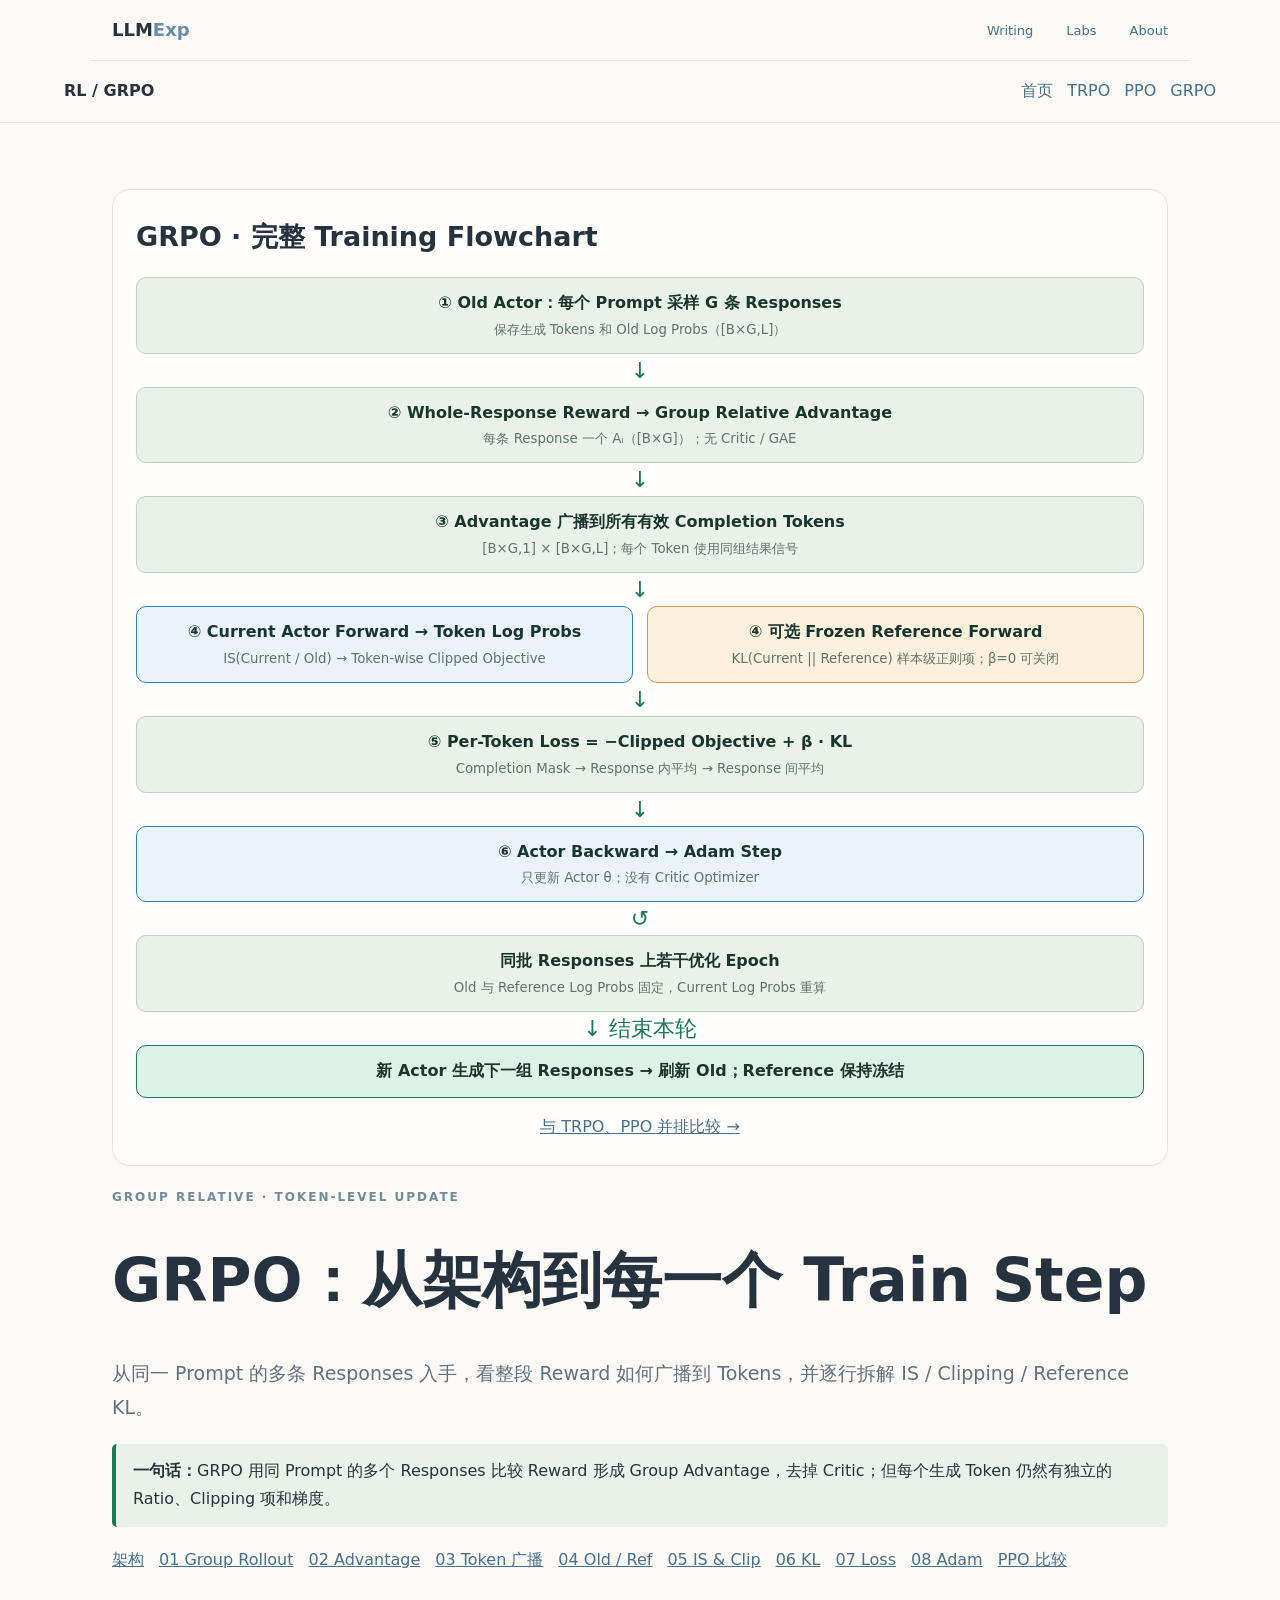
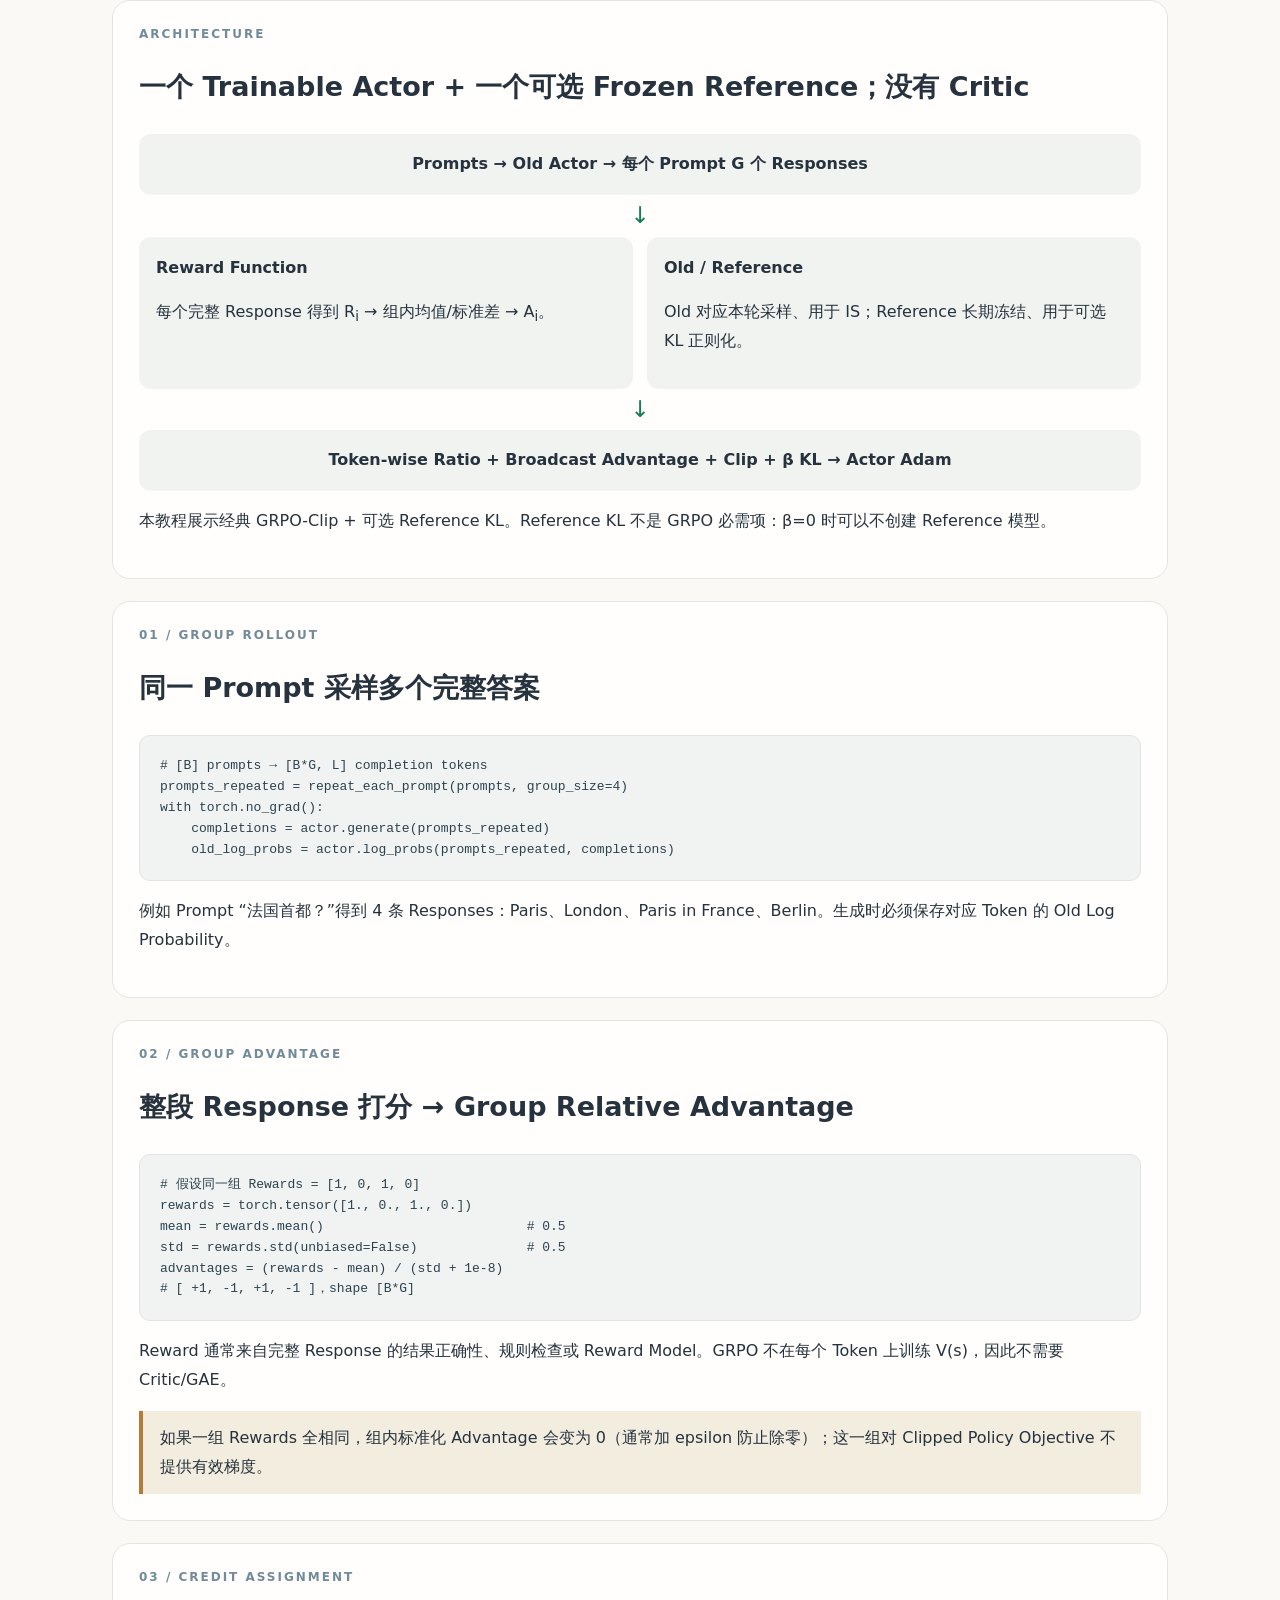
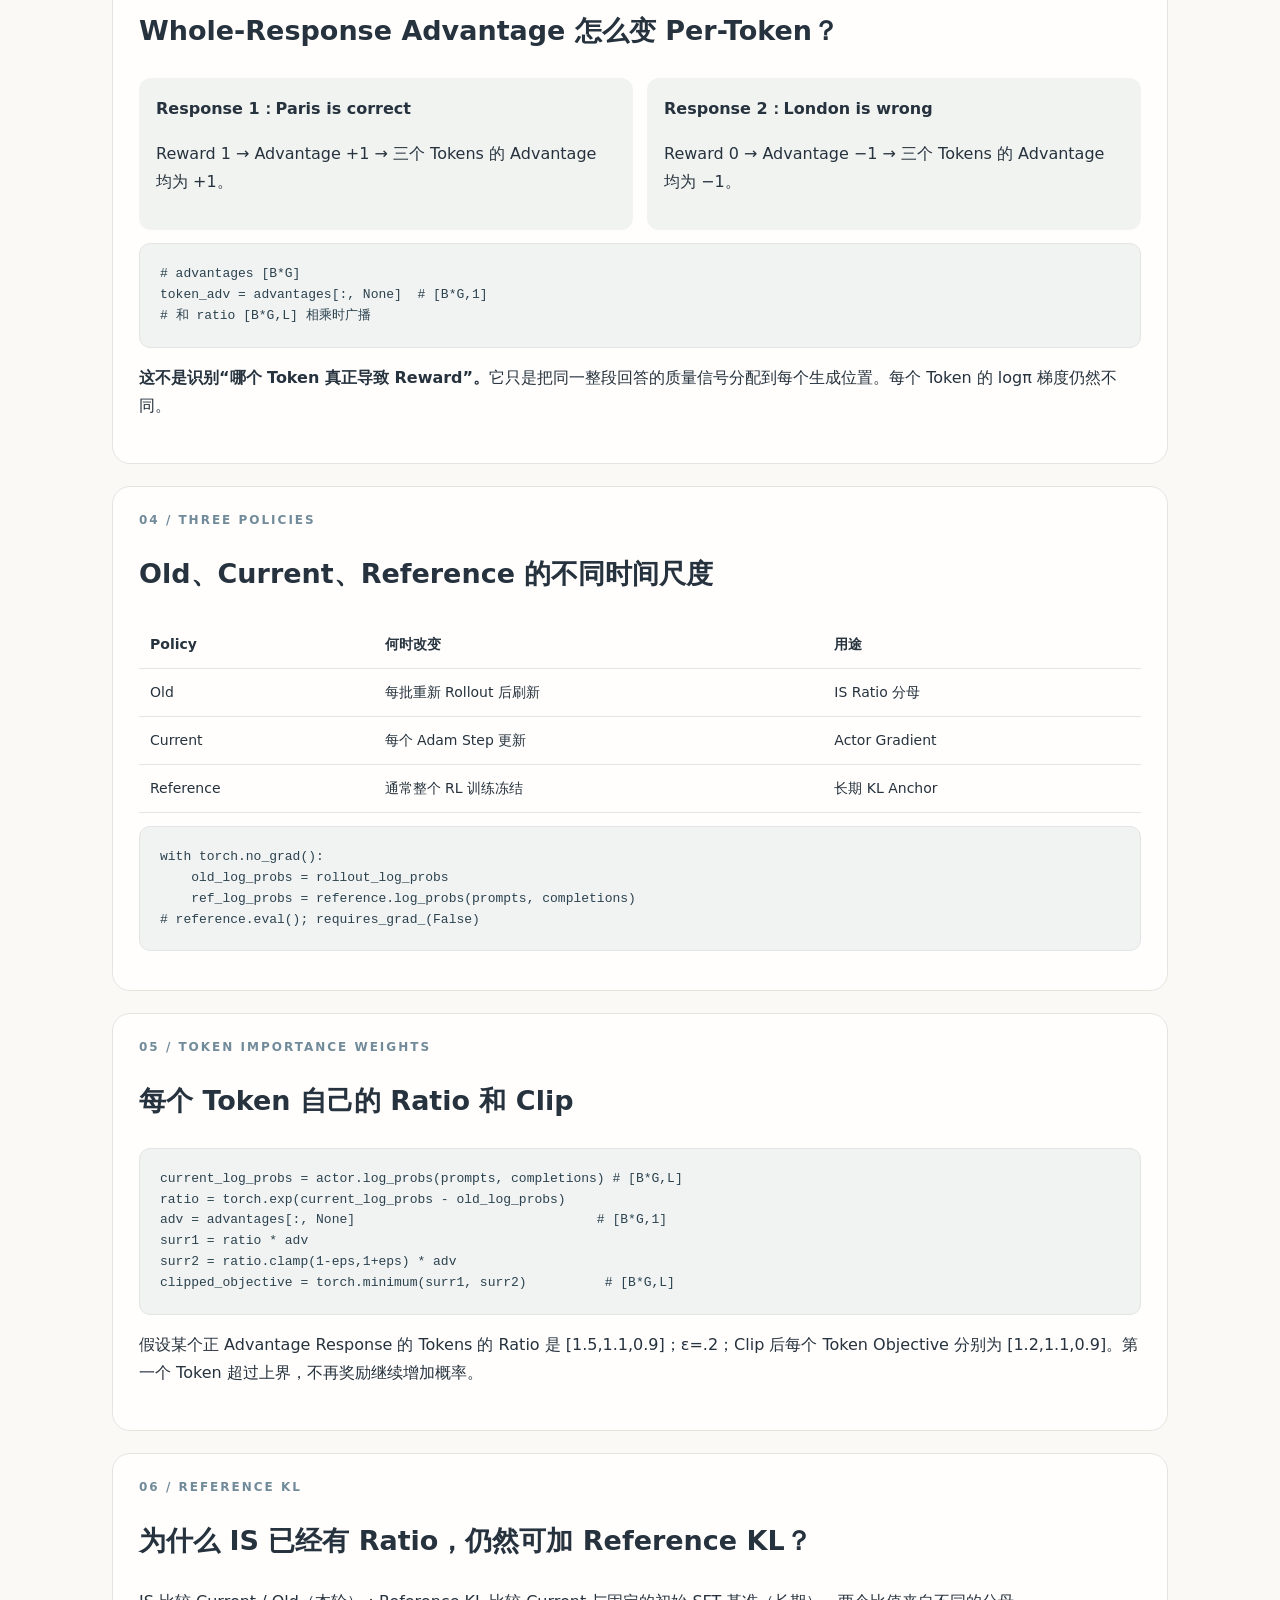
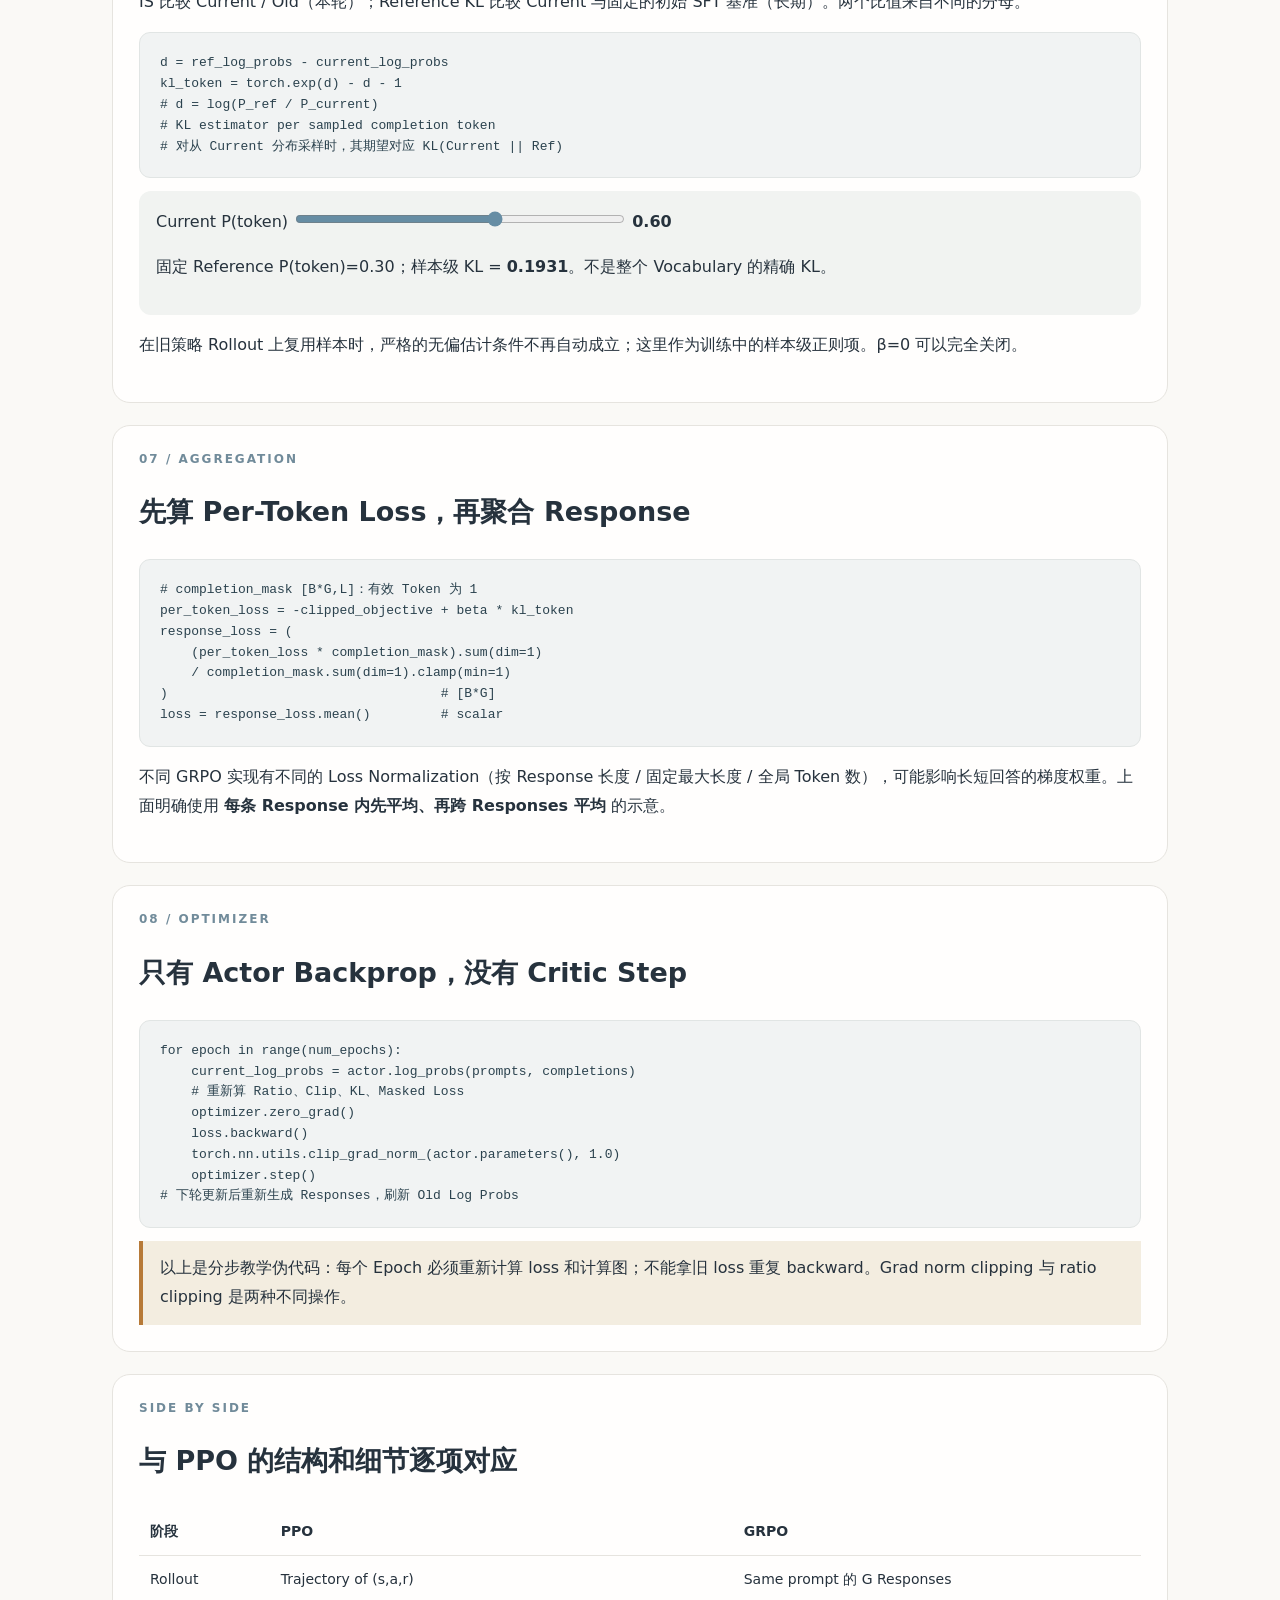
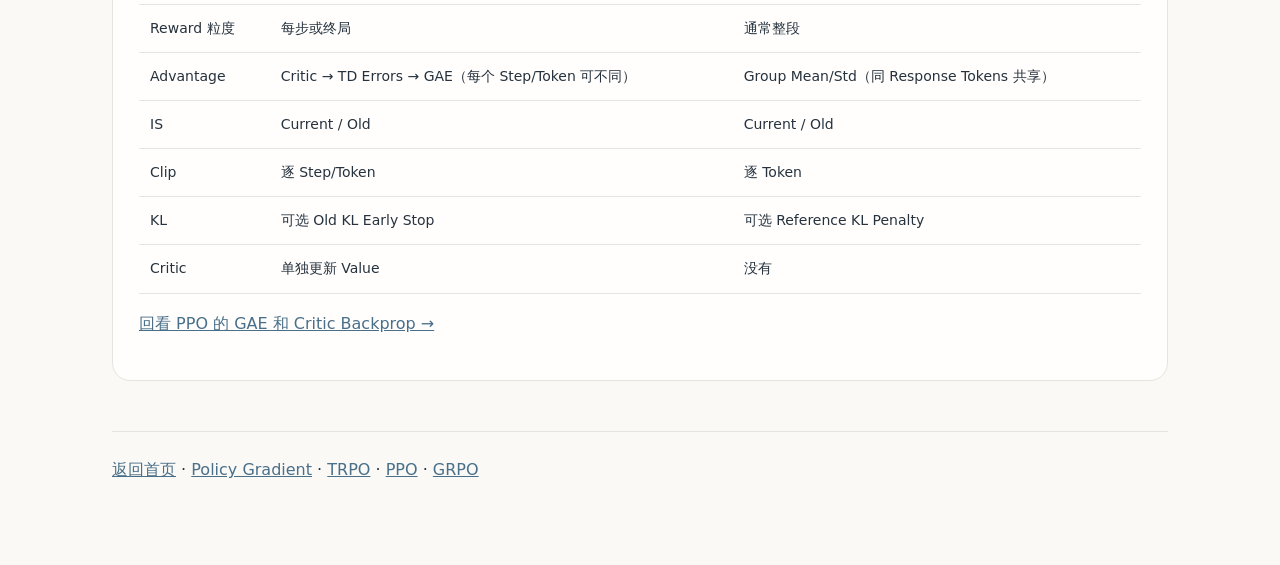
<file: GRPO/index.html>
<!doctype html><html lang="zh-CN"><head><meta charset="utf-8"><meta name="viewport" content="width=device-width,initial-scale=1"><title>GRPO · LLMExp</title><style>:root{--bg:#f4f3ed;--ink:#18352e;--muted:#61736a;--accent:#177b5a;--line:#d4ddd3}*{box-sizing:border-box}body{margin:0;background:var(--bg);color:var(--ink);font:16px/1.8 system-ui,-apple-system,"PingFang SC",sans-serif}header{border-bottom:1px solid var(--line);padding:16px 5%;display:flex;justify-content:space-between;gap:14px;flex-wrap:wrap}a{color:var(--accent)}nav a{margin-left:14px}main{max-width:1100px;margin:auto;padding:42px 22px 80px}h1{font-size:clamp(36px,5vw,60px);line-height:1.2}h2{font-size:27px}h3{margin-bottom:5px}.lead{color:var(--muted);font-size:19px}.eyebrow{color:var(--accent);font:700 12px system-ui;letter-spacing:2px}.step{background:#fffefa;border:1px solid var(--line);border-radius:18px;padding:26px;margin:22px 0;scroll-margin-top:16px}.grid{display:grid;grid-template-columns:1fr 1fr;gap:14px}.mini{padding:17px;background:#eaf1e9;border-radius:12px}.flow{padding:16px;background:#eaf1e9;text-align:center;border-radius:12px;font-weight:700}.arrow{text-align:center;color:#177b5a;font-size:23px}.muted{color:var(--muted)}.note{border-left:4px solid #177b5a;background:#eaf1e9;padding:13px 17px;border-radius:5px}.warn{border-left:4px solid #b77a38;background:#f3ede0;padding:13px 17px}pre{background:#132b24;color:#d6eadd;padding:20px;border-radius:11px;overflow:auto;font:13px/1.6 ui-monospace,monospace}code{background:#e9efea;padding:2px 5px;border-radius:4px}pre code{background:transparent;padding:0}table{width:100%;border-collapse:collapse;font-size:14px}th,td{padding:11px;text-align:left;border-bottom:1px solid var(--line)}.toc a{display:inline-block;margin:3px 15px 3px 0}.small{font-size:13px;color:var(--muted)}input[type=range]{accent-color:var(--accent);width:min(330px,100%)}output{font-weight:700}footer{border-top:1px solid var(--line);padding-top:24px;margin-top:50px}@media(max-width:700px){.grid{grid-template-columns:1fr}.step{padding:18px}main{padding:24px 15px}}.algomap{margin:24px 0;padding:23px;background:#fffefa;border:1px solid #d4ddd3;border-radius:18px;color:#18352e}.algomap h2{margin:0 0 15px}.algomap .node{background:#eaf1e9;border:1px solid #bbd1c2;border-radius:10px;padding:11px 14px;text-align:center;font-weight:650}.algomap .node small{display:block;font-weight:400;color:#61736a}.algomap .arr{text-align:center;color:#177b5a;font-size:22px;line-height:1.5}.algomap .branch{display:grid;grid-template-columns:1fr 1fr;gap:14px}.algomap .actor{border-color:#2687bc;background:#eaf3fa}.algomap .critic{border-color:#8a73ba;background:#f1ecfa}.algomap .kl{border-color:#ce9656;background:#fbf0dc}.algomap .new{background:#def1e7;border-color:#177b5a}.algomap .tiny{font-size:13px;color:#61736a}.algomap .navlink{text-align:center;margin-top:15px}@media(max-width:600px){.algomap .branch{grid-template-columns:1fr}.algomap{padding:13px}}
/* LLMExp editorial palette. Keep the lesson diagrams and their semantics intact. */
:root{--bg:#faf9f6;--ink:#26323d;--muted:#64717d;--line:#e6e4df;--accent:#496f89;--green:#496f89;--paper:#fffefd;--bg-soft:#f3f2ee;--fg:#26323d;--fg-soft:#64717d;--accent-soft:#eaf0f1}
body{background:#faf9f6;color:#26323d;font-family:ui-sans-serif,system-ui,-apple-system,BlinkMacSystemFont,"Segoe UI","PingFang SC",sans-serif}
header{background:#faf9f6!important;color:#26323d!important;border-bottom:1px solid #e6e4df!important;box-shadow:none!important}
header a,header nav a{color:#496f89!important;text-decoration:none}
header a:hover,header nav a:hover{color:#26323d!important}
a{color:#496f89}a:hover{color:#355b71}
h1,h2,h3{color:#26323d}
.eyebrow{color:#718b9a}
.lead,.intro,.muted,small{color:#64717d}
.step,.card,.column,.algomap{background:#fffefd;border-color:#e6e4df;box-shadow:none}
.mini,.data,.flow{background:#f1f3f1}
button{box-shadow:none}
button:focus-visible,a:focus-visible,input:focus-visible{outline:2px solid #688ea5;outline-offset:3px}
pre{background:#f1f3f3;color:#2b424e;border:1px solid #e1e5e4;box-shadow:none}
pre code{color:inherit}
code:not(pre code){background:#eaf0f1;color:#365f75}
input[type=range]{accent-color:#668da4}
::selection{background:#dae8ec;color:#26323d}
.llmexp-nav{display:flex;justify-content:space-between;align-items:center;gap:16px;max-width:1100px;margin:auto;padding:14px 22px;border-bottom:1px solid #e6e4df}.llmexp-nav a{text-decoration:none;color:#496f89;font-size:13px}.llmexp-nav .llmexp-home{font-weight:750;font-size:18px;color:#26323d}.llmexp-home span{color:#688da5}.llmexp-nav nav{display:flex;gap:19px}@media(max-width:550px){.llmexp-nav{flex-wrap:wrap}}</style><!-- Cloudflare Web Analytics --><script type='module' src='https://static.cloudflareinsights.com/beacon.min.js' data-cf-beacon='{"token": "473e449cb38c4c8e9a7092ccba2610f5"}'></script><!-- End Cloudflare Web Analytics --></head><body><div class="llmexp-nav"><a class="llmexp-home" href="/">LLM<span>Exp</span></a><nav aria-label="Site"><a href="/blog/">Writing</a><a href="/labs/">Labs</a><a href="/about/">About</a></nav></div><header><b>RL / GRPO</b><nav><a href="/">首页</a><a href="/TRPO/">TRPO</a><a href="/PPO/">PPO</a><a href="/GRPO/">GRPO</a></nav></header><main><section class="algomap" id="training-diagram"><h2>GRPO · 完整 Training Flowchart</h2><div class="node">① Old Actor：每个 Prompt 采样 G 条 Responses<small>保存生成 Tokens 和 Old Log Probs（[B×G,L]）</small></div><div class="arr">↓</div><div class="node">② Whole-Response Reward → Group Relative Advantage<small>每条 Response 一个 Aᵢ（[B×G]）；无 Critic / GAE</small></div><div class="arr">↓</div><div class="node">③ Advantage 广播到所有有效 Completion Tokens<small>[B×G,1] × [B×G,L]；每个 Token 使用同组结果信号</small></div><div class="arr">↓</div><div class="branch"><div class="node actor">④ Current Actor Forward → Token Log Probs<small>IS(Current / Old) → Token-wise Clipped Objective</small></div><div class="node kl">④ 可选 Frozen Reference Forward<small>KL(Current || Reference) 样本级正则项；β=0 可关闭</small></div></div><div class="arr">↓</div><div class="node">⑤ Per-Token Loss = −Clipped Objective + β · KL<small>Completion Mask → Response 内平均 → Response 间平均</small></div><div class="arr">↓</div><div class="node actor">⑥ Actor Backward → Adam Step<small>只更新 Actor θ；没有 Critic Optimizer</small></div><div class="arr">↺</div><div class="node">同批 Responses 上若干优化 Epoch<small>Old 与 Reference Log Probs 固定，Current Log Probs 重算</small></div><div class="arr">↓ 结束本轮</div><div class="node new">新 Actor 生成下一组 Responses → 刷新 Old；Reference 保持冻结</div><div class="navlink"><a href="/RLCompare/">与 TRPO、PPO 并排比较 →</a></div></section><div class="eyebrow">GROUP RELATIVE · TOKEN-LEVEL UPDATE</div><h1>GRPO：从架构到每一个 Train Step</h1><p class="lead">从同一 Prompt 的多条 Responses 入手，看整段 Reward 如何广播到 Tokens，并逐行拆解 IS / Clipping / Reference KL。</p>
<div class="note"><b>一句话：</b>GRPO 用同 Prompt 的多个 Responses 比较 Reward 形成 Group Advantage，去掉 Critic；但每个生成 Token 仍然有独立的 Ratio、Clipping 项和梯度。</div>
<p class="toc"><a href="#arch">架构</a><a href="#sample">01 Group Rollout</a><a href="#reward">02 Advantage</a><a href="#broadcast">03 Token 广播</a><a href="#old">04 Old / Ref</a><a href="#ratio">05 IS & Clip</a><a href="#kl">06 KL</a><a href="#loss">07 Loss</a><a href="#update">08 Adam</a><a href="#compare">PPO 比较</a></p>
<section class="step" id="arch"><div class="eyebrow">ARCHITECTURE</div><h2>一个 Trainable Actor + 一个可选 Frozen Reference；没有 Critic</h2>
<div class="flow">Prompts → Old Actor → 每个 Prompt G 个 Responses</div><div class="arrow">↓</div><div class="grid"><div class="mini"><b>Reward Function</b><p>每个完整 Response 得到 R<sub>i</sub> → 组内均值/标准差 → A<sub>i</sub>。</p></div><div class="mini"><b>Old / Reference</b><p>Old 对应本轮采样、用于 IS；Reference 长期冻结、用于可选 KL 正则化。</p></div></div><div class="arrow">↓</div><div class="flow">Token-wise Ratio + Broadcast Advantage + Clip + β KL → Actor Adam</div>
<p>本教程展示经典 GRPO-Clip + 可选 Reference KL。Reference KL 不是 GRPO 必需项：β=0 时可以不创建 Reference 模型。</p></section>
<section class="step" id="sample"><div class="eyebrow">01 / GROUP ROLLOUT</div><h2>同一 Prompt 采样多个完整答案</h2>
<pre># [B] prompts → [B*G, L] completion tokens
prompts_repeated = repeat_each_prompt(prompts, group_size=4)
with torch.no_grad():
    completions = actor.generate(prompts_repeated)
    old_log_probs = actor.log_probs(prompts_repeated, completions)
</pre><p>例如 Prompt “法国首都？”得到 4 条 Responses：Paris、London、Paris in France、Berlin。生成时必须保存对应 Token 的 Old Log Probability。</p></section>
<section class="step" id="reward"><div class="eyebrow">02 / GROUP ADVANTAGE</div><h2>整段 Response 打分 → Group Relative Advantage</h2>
<pre># 假设同一组 Rewards = [1, 0, 1, 0]
rewards = torch.tensor([1., 0., 1., 0.])
mean = rewards.mean()                          # 0.5
std = rewards.std(unbiased=False)              # 0.5
advantages = (rewards - mean) / (std + 1e-8)
# [ +1, -1, +1, -1 ]，shape [B*G]</pre>
<p>Reward 通常来自完整 Response 的结果正确性、规则检查或 Reward Model。GRPO 不在每个 Token 上训练 V(s)，因此不需要 Critic/GAE。</p>
<div class="warn">如果一组 Rewards 全相同，组内标准化 Advantage 会变为 0（通常加 epsilon 防止除零）；这一组对 Clipped Policy Objective 不提供有效梯度。</div></section>
<section class="step" id="broadcast"><div class="eyebrow">03 / CREDIT ASSIGNMENT</div><h2>Whole-Response Advantage 怎么变 Per-Token？</h2><div class="grid"><div class="mini"><b>Response 1：Paris is correct</b><p>Reward 1 → Advantage +1 → 三个 Tokens 的 Advantage 均为 +1。</p></div><div class="mini"><b>Response 2：London is wrong</b><p>Reward 0 → Advantage −1 → 三个 Tokens 的 Advantage 均为 −1。</p></div></div>
<pre># advantages [B*G]
token_adv = advantages[:, None]  # [B*G,1]
# 和 ratio [B*G,L] 相乘时广播
</pre><p><b>这不是识别“哪个 Token 真正导致 Reward”。</b>它只是把同一整段回答的质量信号分配到每个生成位置。每个 Token 的 logπ 梯度仍然不同。</p></section>
<section class="step" id="old"><div class="eyebrow">04 / THREE POLICIES</div><h2>Old、Current、Reference 的不同时间尺度</h2>
<table><tr><th>Policy</th><th>何时改变</th><th>用途</th></tr><tr><td>Old</td><td>每批重新 Rollout 后刷新</td><td>IS Ratio 分母</td></tr><tr><td>Current</td><td>每个 Adam Step 更新</td><td>Actor Gradient</td></tr><tr><td>Reference</td><td>通常整个 RL 训练冻结</td><td>长期 KL Anchor</td></tr></table><pre>with torch.no_grad():
    old_log_probs = rollout_log_probs
    ref_log_probs = reference.log_probs(prompts, completions)
# reference.eval(); requires_grad_(False)
</pre></section>
<section class="step" id="ratio"><div class="eyebrow">05 / TOKEN IMPORTANCE WEIGHTS</div><h2>每个 Token 自己的 Ratio 和 Clip</h2><pre>current_log_probs = actor.log_probs(prompts, completions) # [B*G,L]
ratio = torch.exp(current_log_probs - old_log_probs)
adv = advantages[:, None]                               # [B*G,1]
surr1 = ratio * adv
surr2 = ratio.clamp(1-eps,1+eps) * adv
clipped_objective = torch.minimum(surr1, surr2)          # [B*G,L]</pre><p>假设某个正 Advantage Response 的 Tokens 的 Ratio 是 [1.5,1.1,0.9]；ε=.2；Clip 后每个 Token Objective 分别为 [1.2,1.1,0.9]。第一个 Token 超过上界，不再奖励继续增加概率。</p></section>
<section class="step" id="kl"><div class="eyebrow">06 / REFERENCE KL</div><h2>为什么 IS 已经有 Ratio，仍然可加 Reference KL？</h2><p>IS 比较 Current / Old（本轮）；Reference KL 比较 Current 与固定的初始 SFT 基准（长期）。两个比值来自不同的分母。</p><pre>d = ref_log_probs - current_log_probs
kl_token = torch.exp(d) - d - 1
# d = log(P_ref / P_current)
# KL estimator per sampled completion token
# 对从 Current 分布采样时，其期望对应 KL(Current || Ref)
</pre>
<div class="mini"><label>Current P(token) <input id="cp" type="range" min=".05" max=".95" value=".6" step=".05"> <output id="pv"></output></label><p>固定 Reference P(token)=0.30；样本级 KL = <b id="kval"></b>。不是整个 Vocabulary 的精确 KL。</p></div>
<p>在旧策略 Rollout 上复用样本时，严格的无偏估计条件不再自动成立；这里作为训练中的样本级正则项。β=0 可以完全关闭。</p></section>
<section class="step" id="loss"><div class="eyebrow">07 / AGGREGATION</div><h2>先算 Per-Token Loss，再聚合 Response</h2><pre># completion_mask [B*G,L]：有效 Token 为 1
per_token_loss = -clipped_objective + beta * kl_token
response_loss = (
    (per_token_loss * completion_mask).sum(dim=1)
    / completion_mask.sum(dim=1).clamp(min=1)
)                                   # [B*G]
loss = response_loss.mean()         # scalar</pre><p>不同 GRPO 实现有不同的 Loss Normalization（按 Response 长度 / 固定最大长度 / 全局 Token 数），可能影响长短回答的梯度权重。上面明确使用 <b>每条 Response 内先平均、再跨 Responses 平均</b> 的示意。</p></section>
<section class="step" id="update"><div class="eyebrow">08 / OPTIMIZER</div><h2>只有 Actor Backprop，没有 Critic Step</h2><pre>for epoch in range(num_epochs):
    current_log_probs = actor.log_probs(prompts, completions)
    # 重新算 Ratio、Clip、KL、Masked Loss
    optimizer.zero_grad()
    loss.backward()
    torch.nn.utils.clip_grad_norm_(actor.parameters(), 1.0)
    optimizer.step()
# 下轮更新后重新生成 Responses，刷新 Old Log Probs</pre><div class="warn">以上是分步教学伪代码：每个 Epoch 必须重新计算 loss 和计算图；不能拿旧 loss 重复 backward。Grad norm clipping 与 ratio clipping 是两种不同操作。</div></section>
<section class="step" id="compare"><div class="eyebrow">SIDE BY SIDE</div><h2>与 PPO 的结构和细节逐项对应</h2>
<table><tr><th>阶段</th><th>PPO</th><th>GRPO</th></tr><tr><td>Rollout</td><td>Trajectory of (s,a,r)</td><td>Same prompt 的 G Responses</td></tr><tr><td>Reward 粒度</td><td>每步或终局</td><td>通常整段</td></tr><tr><td>Advantage</td><td>Critic → TD Errors → GAE（每个 Step/Token 可不同）</td><td>Group Mean/Std（同 Response Tokens 共享）</td></tr><tr><td>IS</td><td>Current / Old</td><td>Current / Old</td></tr><tr><td>Clip</td><td>逐 Step/Token</td><td>逐 Token</td></tr><tr><td>KL</td><td>可选 Old KL Early Stop</td><td>可选 Reference KL Penalty</td></tr><tr><td>Critic</td><td>单独更新 Value</td><td>没有</td></tr></table>
<p><a href="/PPO/">回看 PPO 的 GAE 和 Critic Backprop →</a></p></section><footer><a href="/">返回首页</a> · <a href="/PolicyGradient/">Policy Gradient</a> · <a href="/TRPO/">TRPO</a> · <a href="/PPO/">PPO</a> · <a href="/GRPO/">GRPO</a></footer></main><script>const s=document.getElementById('cp');function k(){const p=+s.value,q=.3,d=Math.log(q/p);document.getElementById('pv').textContent=p.toFixed(2);document.getElementById('kval').textContent=(Math.exp(d)-d-1).toFixed(4)}s.oninput=k;k();</script></body></html>
</file>
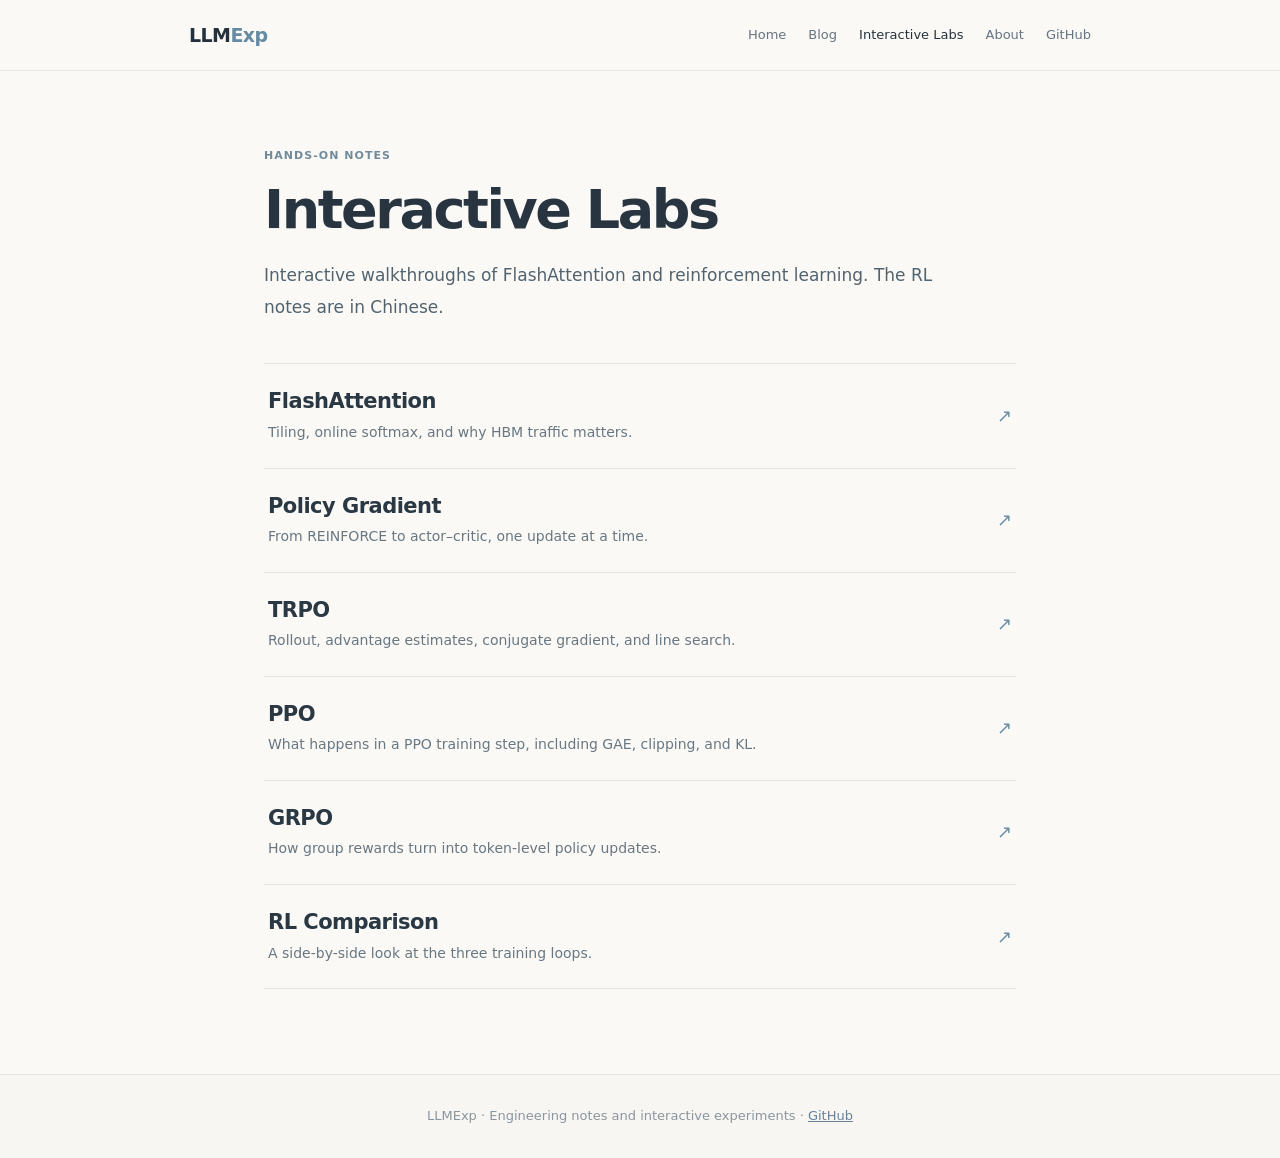
<file: labs/index.html>
<!doctype html><html lang="en"><head><meta charset="utf-8"><meta name="viewport" content="width=device-width,initial-scale=1"><meta name="description" content="Interactive tutorials on FlashAttention, policy gradient, TRPO, PPO, and GRPO."><meta property="og:title" content="Interactive Labs · LLMExp"><meta property="og:description" content="Interactive tutorials on FlashAttention, policy gradient, TRPO, PPO, and GRPO."><meta property="og:type" content="website"><meta property="og:url" content="https://zerograd-x.github.io/labs/"><link rel="canonical" href="https://zerograd-x.github.io/labs/"><link rel="stylesheet" href="/assets/site.css"><title>Interactive Labs · LLMExp</title><!-- Cloudflare Web Analytics --><script type='module' src='https://static.cloudflareinsights.com/beacon.min.js' data-cf-beacon='{"token": "473e449cb38c4c8e9a7092ccba2610f5"}'></script><!-- End Cloudflare Web Analytics --></head><body class="editorial-light"><header><div class="nav"><a class="brand" href="/">LLM<span>Exp</span></a><nav aria-label="Main navigation"><a href="/" >Home</a><a href="/blog/" >Blog</a><a href="/labs/" aria-current="page">Interactive Labs</a><a href="/about/" >About</a><a href="https://github.com/zerograd-x/zerograd-x.github.io">GitHub</a></nav></div></header><main class="labs-journal"><div class="eyebrow">Hands-on notes</div><h1>Interactive Labs</h1><p class="lead">Interactive walkthroughs of FlashAttention and reinforcement learning. The RL notes are in Chinese.</p><div class="labs-list"><a class="labs-item" href="/FlashAttention/"><h3>FlashAttention</h3><p>Tiling, online softmax, and why HBM traffic matters.</p><span class="labs-arrow" aria-hidden="true">↗</span></a><a class="labs-item" href="/PolicyGradient/"><h3>Policy Gradient</h3><p>From REINFORCE to actor–critic, one update at a time.</p><span class="labs-arrow" aria-hidden="true">↗</span></a><a class="labs-item" href="/TRPO/"><h3>TRPO</h3><p>Rollout, advantage estimates, conjugate gradient, and line search.</p><span class="labs-arrow" aria-hidden="true">↗</span></a><a class="labs-item" href="/PPO/"><h3>PPO</h3><p>What happens in a PPO training step, including GAE, clipping, and KL.</p><span class="labs-arrow" aria-hidden="true">↗</span></a><a class="labs-item" href="/GRPO/"><h3>GRPO</h3><p>How group rewards turn into token-level policy updates.</p><span class="labs-arrow" aria-hidden="true">↗</span></a><a class="labs-item" href="/RLCompare/"><h3>RL Comparison</h3><p>A side-by-side look at the three training loops.</p><span class="labs-arrow" aria-hidden="true">↗</span></a></div></main><footer>LLMExp · Engineering notes and interactive experiments · <a href="https://github.com/zerograd-x">GitHub</a></footer></body></html>
</file>
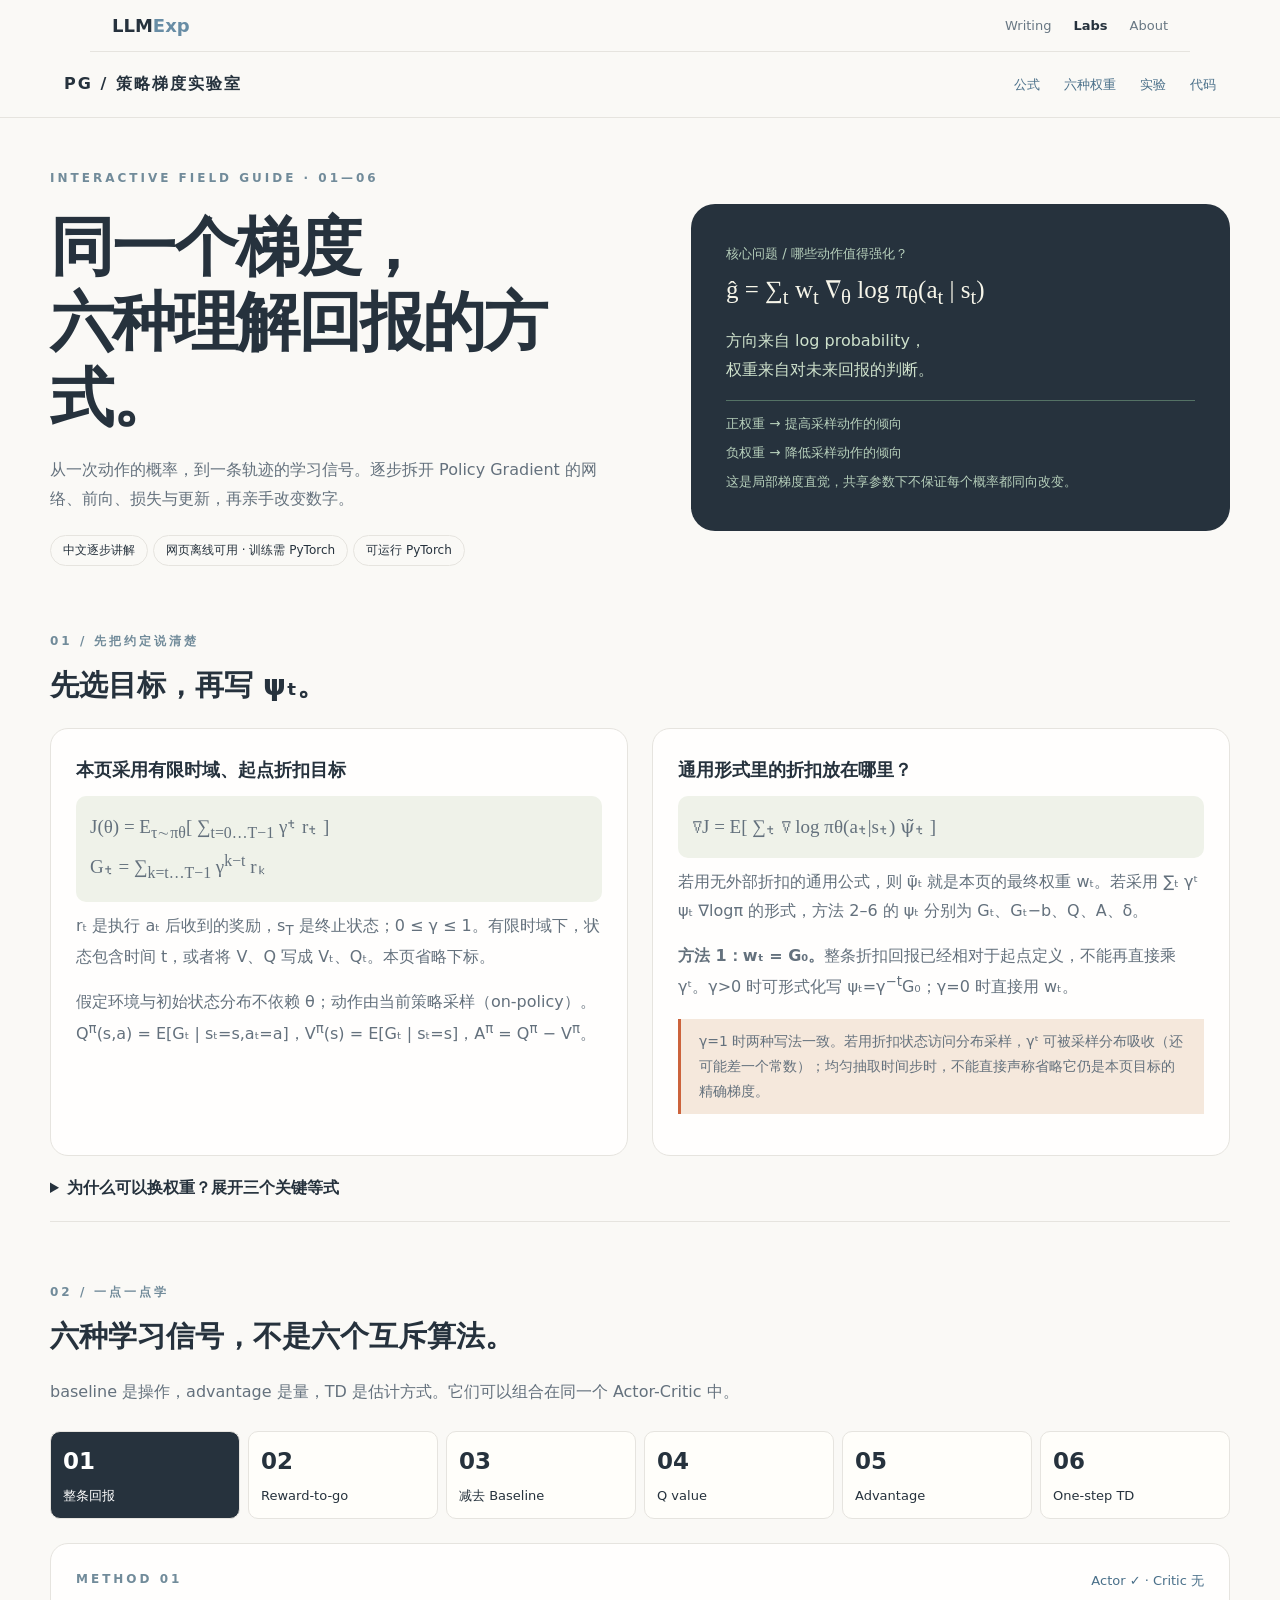
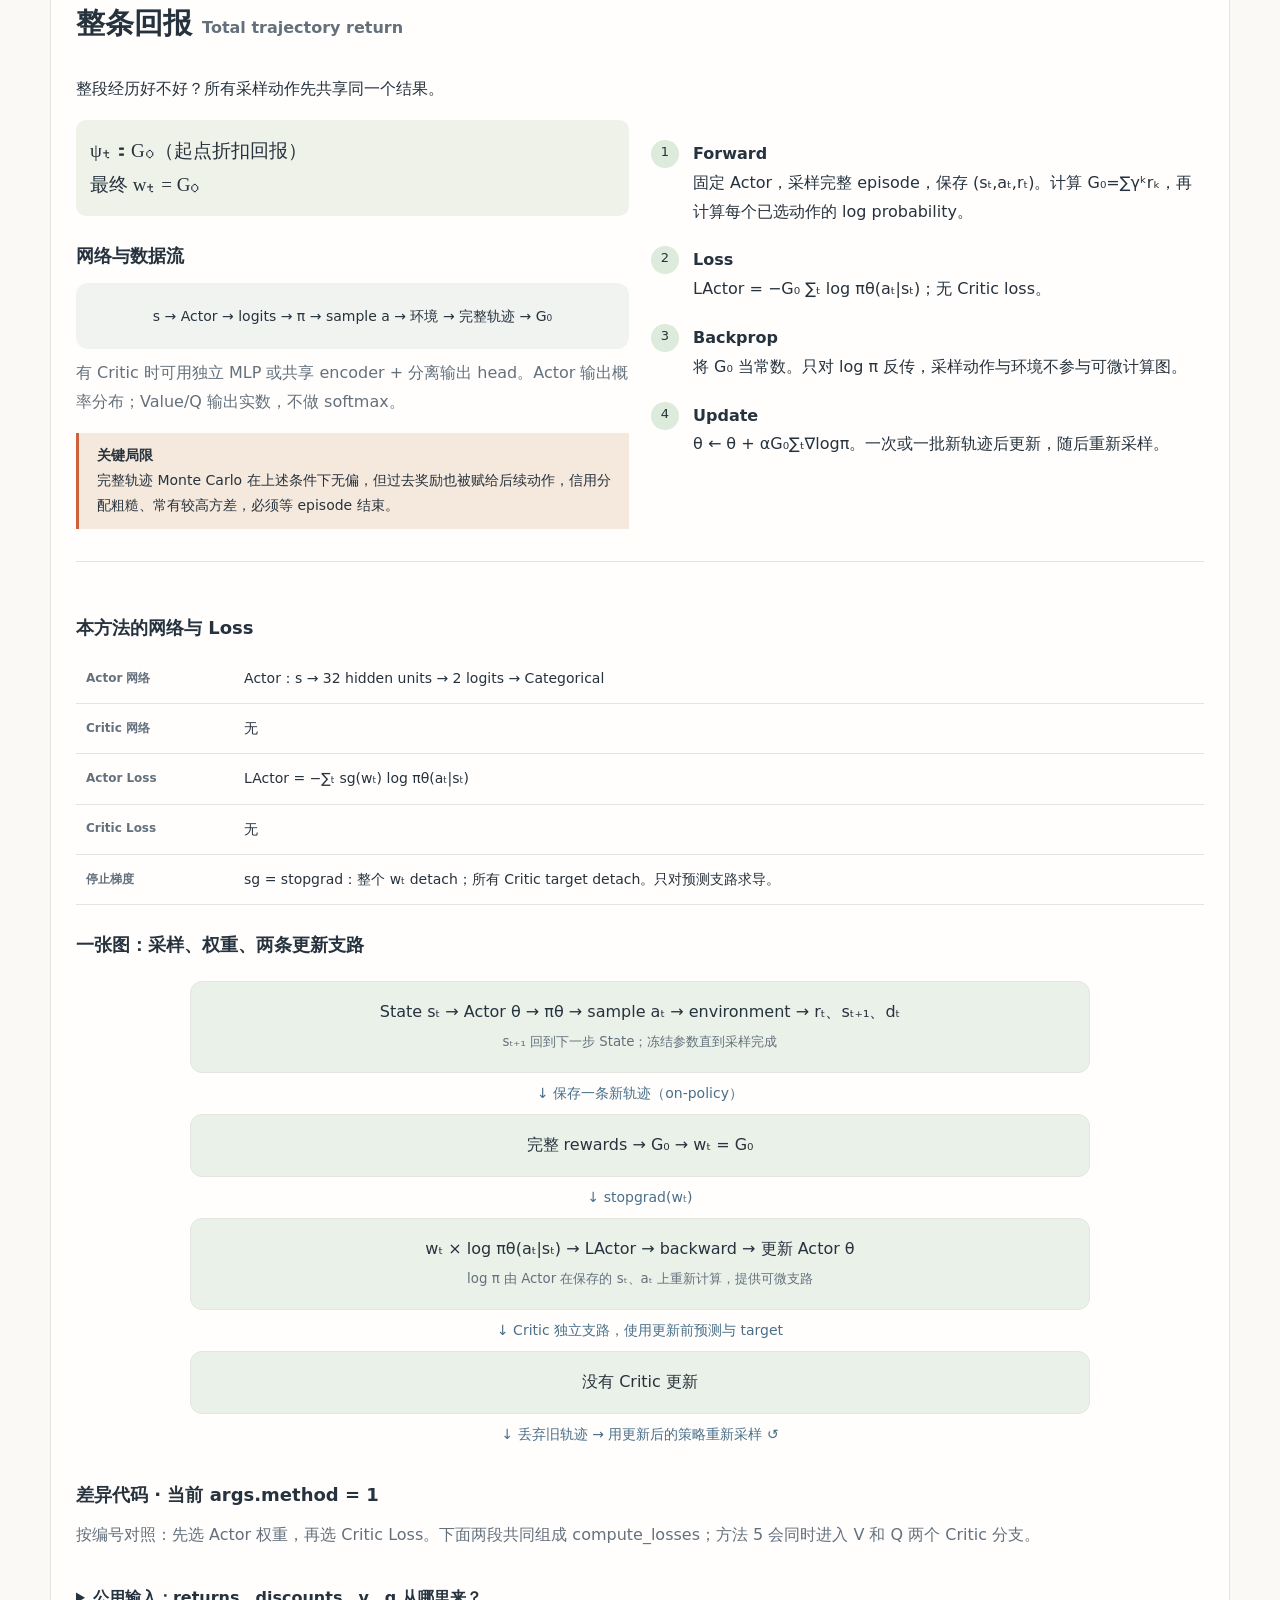
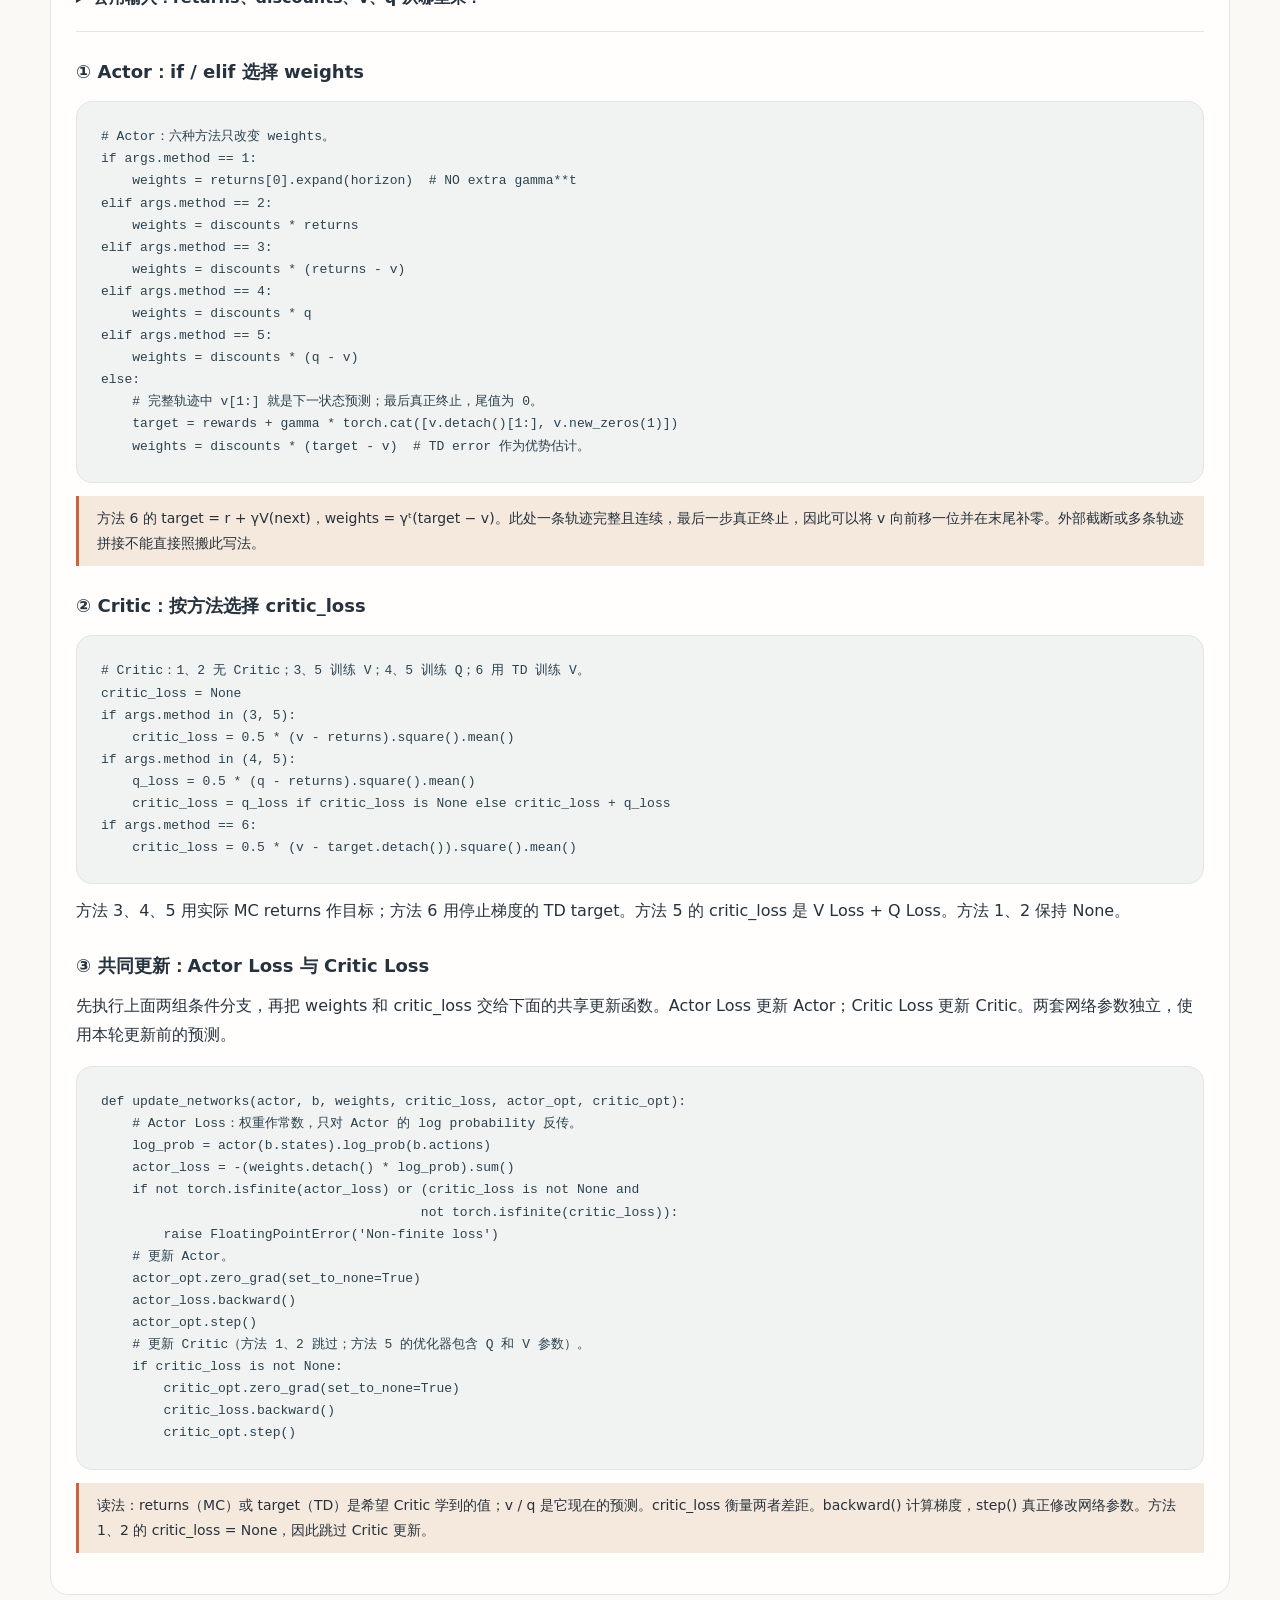
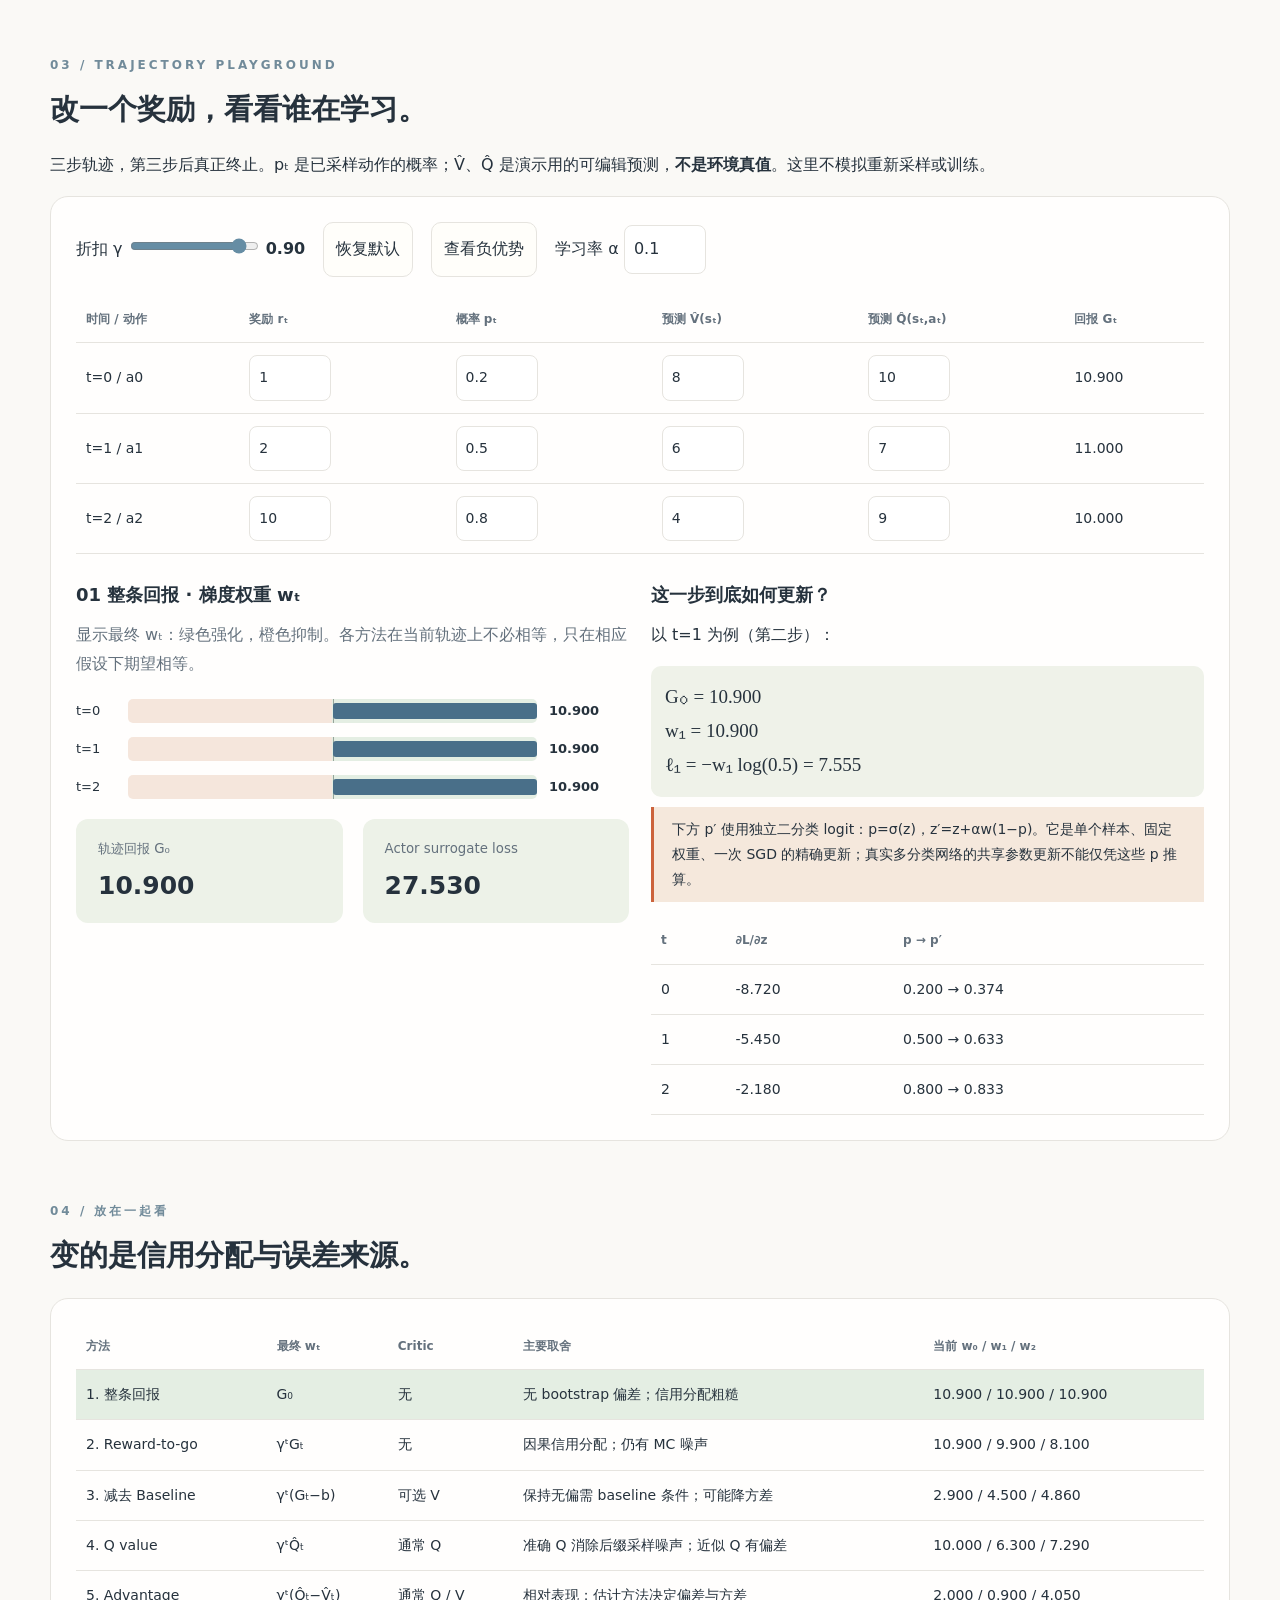
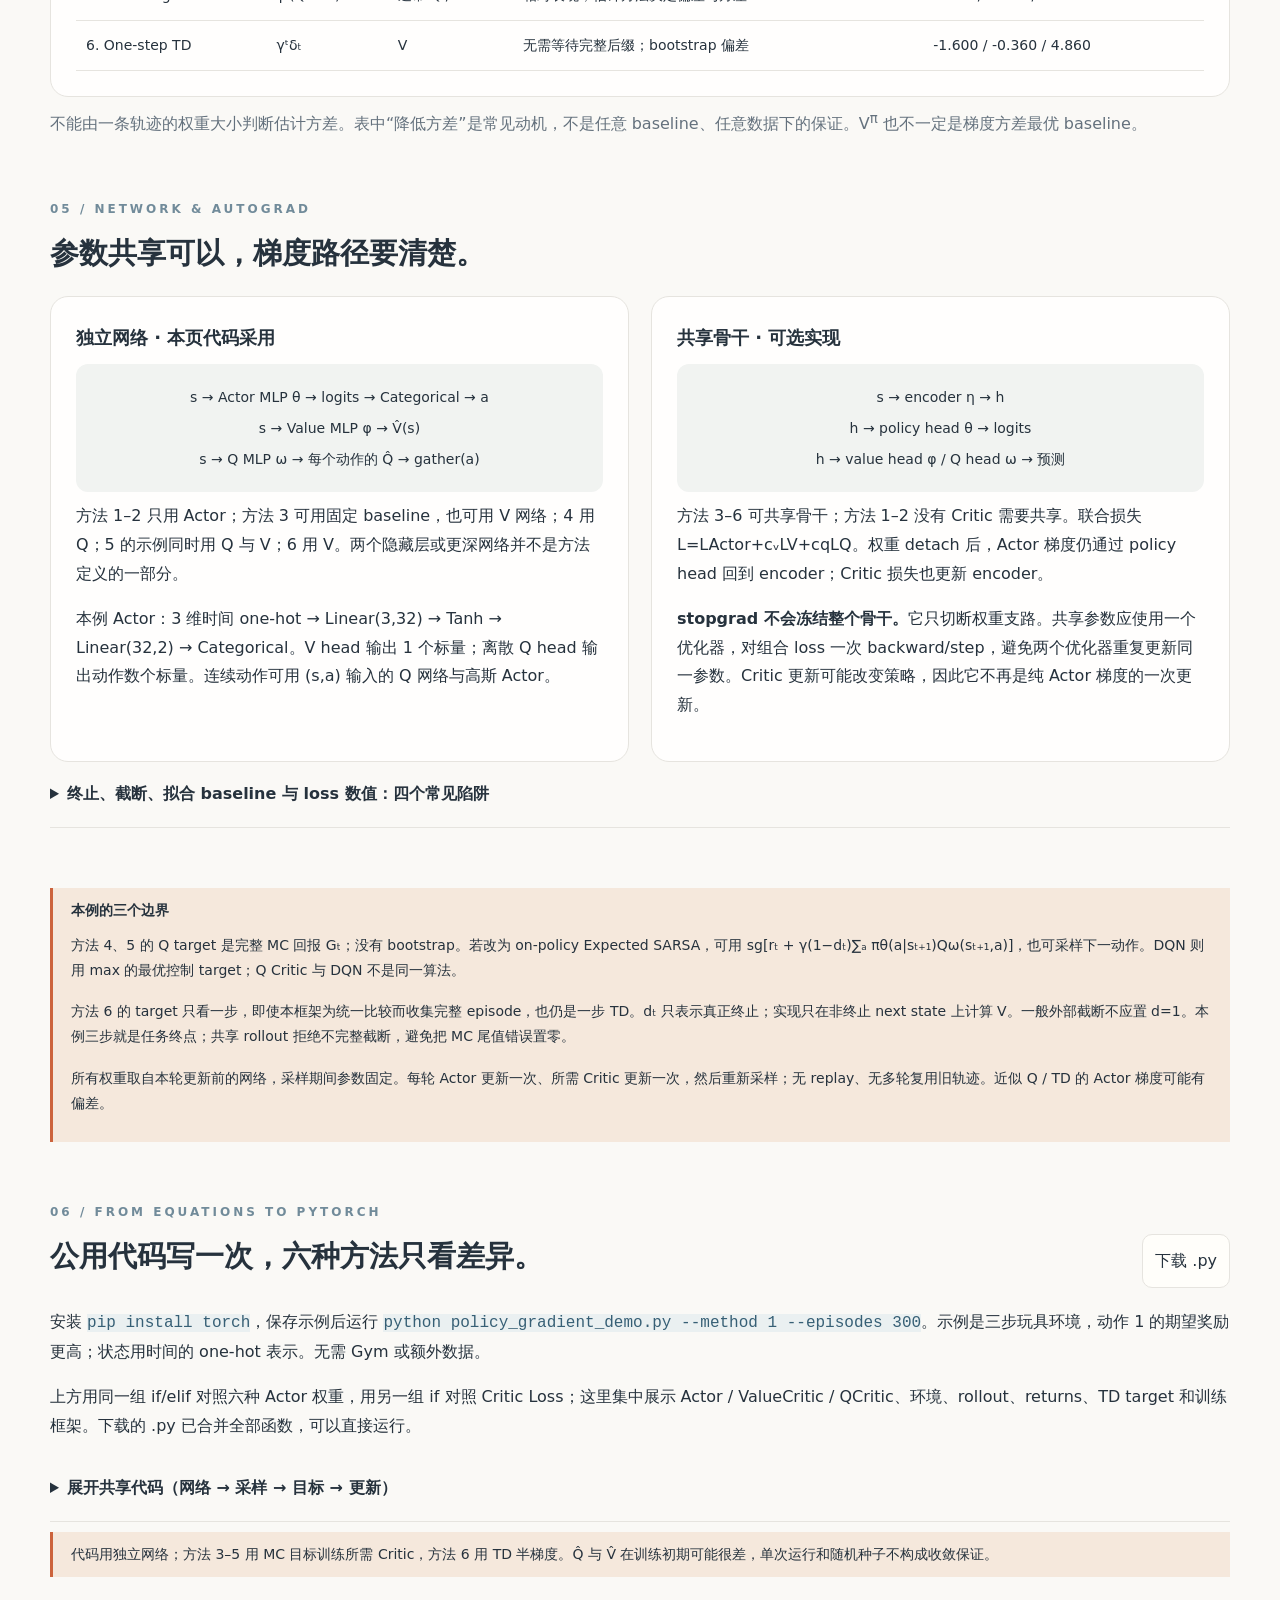
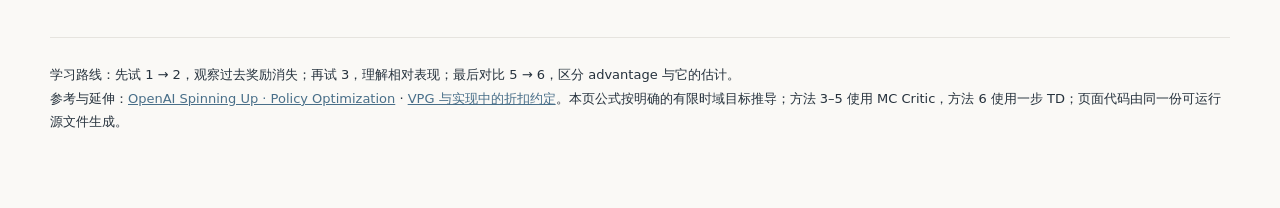
<file: PolicyGradient/index.html>
<!doctype html>
<html lang="zh-CN"><head><meta charset="utf-8"><meta name="viewport" content="width=device-width,initial-scale=1"><title>策略梯度 · 六种权重，一条主线</title>
<style>
:root{--bg:#f4f3ed;--ink:#18352e;--muted:#67766c;--line:#d4ddd3;--green:#177b5a;--orange:#cc633c}*{box-sizing:border-box}body{margin:0;background:var(--bg);color:var(--ink);font:16px/1.8 system-ui,-apple-system,"PingFang SC",sans-serif}header{border-bottom:1px solid var(--line);padding:18px 5%;display:flex;justify-content:space-between;align-items:center}header b{letter-spacing:2px}a{color:var(--green)}nav{display:flex;gap:24px}nav a{text-decoration:none;font-size:13px}main{max-width:1240px;margin:auto;padding:50px 30px}.eyebrow{font-size:12px;letter-spacing:3px;color:var(--green);font-weight:700}h1{font-size:clamp(38px,5vw,68px);line-height:1.18;letter-spacing:-2px;margin:20px 0}h2{font-size:29px;line-height:1.4;margin:12px 0 22px}h3{font-size:18px;margin:0 0 10px}p{margin:10px 0 16px}.hero{display:grid;grid-template-columns:1.1fr 1fr;gap:48px;align-items:center;margin-bottom:65px}.hero p{max-width:570px;color:var(--muted)}.formula{font-family:Georgia,"Times New Roman",serif;font-size:25px;line-height:1.8;overflow-wrap:anywhere}.dark{background:var(--ink);color:#f6f5e9;border-radius:24px;padding:35px}.dark small{color:#b6cfbb}.tag{display:inline-block;padding:4px 12px;border:1px solid var(--line);border-radius:30px;font-size:12px;margin:5px 5px 0 0}.section{margin:60px 0;scroll-margin-top:20px}.intro{display:grid;grid-template-columns:1fr 1fr;gap:24px}.card{background:#fffefa;border:1px solid var(--line);border-radius:18px;padding:25px}.note{border-left:3px solid var(--orange);padding:10px 18px;background:#f5e8dc;font-size:14px}.muted,small{color:var(--muted)}.tabs{display:grid;grid-template-columns:repeat(6,1fr);gap:8px;margin:24px 0}button{font:inherit;cursor:pointer;border:1px solid var(--line);border-radius:10px;background:#fffefa;color:var(--ink);padding:12px}button:hover{border-color:var(--green)}button[aria-pressed=true]{background:var(--ink);color:white}.tabs button{text-align:left;font-size:13px;line-height:1.5}.tabs b{display:block;font-size:23px;margin-bottom:8px}.method-head{display:flex;justify-content:space-between;gap:25px;align-items:start}.pill{white-space:nowrap;color:var(--green);font-size:13px}.grid{display:grid;grid-template-columns:1fr 1fr;gap:22px}.flow{background:#eaf1e9;padding:18px;border-radius:12px;text-align:center;line-height:2.2;font-size:14px}.steps{counter-reset:step}.step{display:grid;grid-template-columns:30px 1fr;gap:12px;margin:20px 0}.step:before{counter-increment:step;content:counter(step);background:#dcebdc;border-radius:50%;width:28px;height:28px;text-align:center;font-size:13px}.step b{display:block}.math{font-family:Georgia,serif;background:#eff2e9;padding:14px;border-radius:10px;overflow-wrap:anywhere;font-size:19px}.controls{display:flex;align-items:center;gap:18px;flex-wrap:wrap;margin-bottom:20px}input[type=range]{accent-color:var(--green)}input[type=number]{width:82px;padding:9px;border:1px solid var(--line);border-radius:8px;font:inherit;background:white;color:var(--ink)}.table-wrap{overflow:auto}table{border-collapse:collapse;width:100%;font-size:14px}th,td{padding:12px 10px;border-bottom:1px solid var(--line);text-align:left;white-space:nowrap}th{font-size:12px;color:var(--muted);font-weight:600}.chart{margin:20px 0}.barrow{display:grid;grid-template-columns:40px 1fr 80px;align-items:center;gap:12px;margin:14px 0;font-size:13px}.track{height:24px;position:relative;background:linear-gradient(90deg,#f5e6dc 50%,#e4eee3 50%);border-radius:5px}.zero{position:absolute;left:50%;height:100%;border-left:1px solid #97a49a}.bar{height:16px;top:4px;position:absolute;border-radius:3px;background:var(--green)}.bar.neg{background:var(--orange)}.stats{display:flex;gap:20px;flex-wrap:wrap}.stat{background:#edf2e8;padding:15px 22px;border-radius:12px;flex:1}.stat strong{display:block;font-size:25px}.codebar{display:flex;justify-content:space-between;align-items:center;gap:15px}pre{background:#122a24;color:#d7e7d9;padding:24px;border-radius:16px;overflow:auto;font:13px/1.7 ui-monospace,monospace;max-height:600px}details{border-bottom:1px solid var(--line);padding:18px 0}summary{cursor:pointer;font-weight:600}footer{font-size:13px;border-top:1px solid var(--line);padding:25px 0}button:focus-visible,a:focus-visible,input:focus-visible{outline:3px solid #dd954e;outline-offset:3px}@media(max-width:800px){main{padding:30px 18px}.hero,.intro,.grid{grid-template-columns:1fr}.hero{gap:20px}.tabs{grid-template-columns:repeat(3,1fr)}nav{gap:12px}.method-head{display:block}.dark{padding:25px}h1{letter-spacing:-1px}header{padding:15px 18px}header b{font-size:13px}.formula{font-size:21px}}@media print{button,.controls{display:none}pre{max-height:none}.card{break-inside:avoid}body{background:white}}
.method-detail{margin-top:32px;border-top:1px solid var(--line);padding-top:26px}.method-detail h3{margin-top:24px}.method-detail td{white-space:normal}.training-flow{max-width:900px;margin:20px auto;text-align:center}.flow-node{background:#eaf1e9;border:1px solid var(--line);border-radius:12px;padding:16px;overflow-wrap:anywhere}.flow-arrow{padding:8px;color:var(--green);font-size:14px}.difference-code,.critic-code,.update-code{max-height:none}
/* LLMExp editorial palette. Keep the lesson diagrams and their semantics intact. */
:root{--bg:#faf9f6;--ink:#26323d;--muted:#64717d;--line:#e6e4df;--accent:#496f89;--green:#496f89;--paper:#fffefd;--bg-soft:#f3f2ee;--fg:#26323d;--fg-soft:#64717d;--accent-soft:#eaf0f1}
body{background:#faf9f6;color:#26323d;font-family:ui-sans-serif,system-ui,-apple-system,BlinkMacSystemFont,"Segoe UI","PingFang SC",sans-serif}
header{background:#faf9f6!important;color:#26323d!important;border-bottom:1px solid #e6e4df!important;box-shadow:none!important}
header a,header nav a{color:#496f89!important;text-decoration:none}
header a:hover,header nav a:hover{color:#26323d!important}
a{color:#496f89}a:hover{color:#355b71}
h1,h2,h3{color:#26323d}
.eyebrow{color:#718b9a}
.lead,.intro,.muted,small{color:#64717d}
.step,.card,.column,.algomap{background:#fffefd;border-color:#e6e4df;box-shadow:none}
.mini,.data,.flow{background:#f1f3f1}
button{box-shadow:none}
button:focus-visible,a:focus-visible,input:focus-visible{outline:2px solid #688ea5;outline-offset:3px}
pre{background:#f1f3f3;color:#2b424e;border:1px solid #e1e5e4;box-shadow:none}
pre code{color:inherit}
code:not(pre code){background:#eaf0f1;color:#365f75}
input[type=range]{accent-color:#668da4}
::selection{background:#dae8ec;color:#26323d}

.llmexp-nav{display:flex;align-items:center;justify-content:space-between;gap:16px;flex-wrap:wrap;max-width:1100px;margin:0 auto;padding:13px 22px;border-bottom:1px solid #e6e4df;font:13px/1.4 ui-sans-serif,system-ui,sans-serif}.llmexp-nav .llmexp-home{font-weight:760;font-size:18px;text-decoration:none;color:#26323d}.llmexp-home span{color:#688da5}.llmexp-nav nav{display:flex;gap:22px}.llmexp-nav nav a{color:#687783;text-decoration:none;font-size:13px;margin:0}.llmexp-nav nav a[aria-current=page]{color:#26323d;font-weight:650}@media(max-width:500px){.llmexp-nav{padding:11px 15px}.llmexp-nav nav{gap:12px}}
</style><!-- Cloudflare Web Analytics --><script type='module' src='https://static.cloudflareinsights.com/beacon.min.js' data-cf-beacon='{"token": "473e449cb38c4c8e9a7092ccba2610f5"}'></script><!-- End Cloudflare Web Analytics --></head><body><div class="llmexp-nav" aria-label="LLMExp site navigation"><a class="llmexp-home" href="/">LLM<span>Exp</span></a><nav aria-label="Site"><a href="/blog/">Writing</a><a href="/labs/" aria-current="page">Labs</a><a href="/about/">About</a></nav></div>
<header><b>PG / 策略梯度实验室</b><nav><a href="#theory">公式</a><a href="#methods">六种权重</a><a href="#lab">实验</a><a href="#code">代码</a></nav></header>
<main><section class="hero"><div><div class="eyebrow">INTERACTIVE FIELD GUIDE · 01—06</div><h1>同一个梯度，<br>六种理解回报的方式。</h1><p>从一次动作的概率，到一条轨迹的学习信号。逐步拆开 Policy Gradient 的网络、前向、损失与更新，再亲手改变数字。</p><span class="tag">中文逐步讲解</span><span class="tag">网页离线可用 · 训练需 PyTorch</span><span class="tag">可运行 PyTorch</span></div><div class="dark"><small>核心问题 / 哪些动作值得强化？</small><div class="formula">ĝ = ∑<sub>t</sub> w<sub>t</sub> ∇<sub>θ</sub> log π<sub>θ</sub>(a<sub>t</sub> | s<sub>t</sub>)</div><p style="color:#cee1cc">方向来自 log probability，<br>权重来自对未来回报的判断。</p><hr style="border:0;border-top:1px solid #547265"><small>正权重 → 提高采样动作的倾向<br>负权重 → 降低采样动作的倾向<br>这是局部梯度直觉，共享参数下不保证每个概率都同向改变。</small></div></section>
<section id="theory" class="section"><div class="eyebrow">01 / 先把约定说清楚</div><h2>先选目标，再写 ψₜ。</h2><div class="intro"><div class="card"><h3>本页采用有限时域、起点折扣目标</h3><div class="math">J(θ) = E<sub>τ∼πθ</sub>[ ∑<sub>t=0…T−1</sub> γᵗ rₜ ]<br>Gₜ = ∑<sub>k=t…T−1</sub> γ<sup>k−t</sup> rₖ</div><p>rₜ 是执行 aₜ 后收到的奖励，s<sub>T</sub> 是终止状态；0 ≤ γ ≤ 1。有限时域下，状态包含时间 t，或者将 V、Q 写成 Vₜ、Qₜ。本页省略下标。</p><p>假定环境与初始状态分布不依赖 θ；动作由当前策略采样（on-policy）。Q<sup>π</sup>(s,a) = E[Gₜ | sₜ=s,aₜ=a]，V<sup>π</sup>(s) = E[Gₜ | sₜ=s]，A<sup>π</sup> = Q<sup>π</sup> − V<sup>π</sup>。</p></div><div class="card"><h3>通用形式里的折扣放在哪里？</h3><div class="math">∇J = E[ ∑ₜ ∇ log πθ(aₜ|sₜ) ψ̃ₜ ]</div><p>若用无外部折扣的通用公式，则 ψ̃ₜ 就是本页的最终权重 wₜ。若采用 ∑ₜ γᵗ ψₜ ∇logπ 的形式，方法 2–6 的 ψₜ 分别为 Gₜ、Gₜ−b、Q、A、δ。</p><p><b>方法 1：wₜ = G₀。</b>整条折扣回报已经相对于起点定义，不能再直接乘 γᵗ。γ&gt;0 时可形式化写 ψₜ=γ<sup>−t</sup>G₀；γ=0 时直接用 wₜ。</p><p class="note">γ=1 时两种写法一致。若用折扣状态访问分布采样，γᵗ 可被采样分布吸收（还可能差一个常数）；均匀抽取时间步时，不能直接声称省略它仍是本页目标的精确梯度。</p></div></div>
<details><summary>为什么可以换权重？展开三个关键等式</summary><p>轨迹概率的 score 是 ∇log pθ(τ)=∑ₜ∇logπθ(aₜ|sₜ)。对 J 使用 likelihood-ratio identity，得到 E[G₀∑ₜ∇logπ]。过去奖励与当前动作无因果关系，其 score 期望为零，留下 γᵗGₜ。</p><p>再条件化：E[Gₜ∇logπ | sₜ,aₜ] = Q<sup>π</sup>(sₜ,aₜ)∇logπ。对不依赖当前动作的固定 baseline，E<sub>a∼π</sub>[b(s)∇logπ(a|s)] = b(s)∇∑ₐπ(a|s)=0。</p><p>Bellman 等式给出 E[rₜ+γ(1−dₜ)V<sup>π</sup>(sₜ₊₁)−V<sup>π</sup>(sₜ) | sₜ,aₜ] = A<sup>π</sup>(sₜ,aₜ)。因此准确 V 下的一步 TD residual 是 advantage 的条件无偏样本。</p></details></section>
<section id="methods" class="section"><div class="eyebrow">02 / 一点一点学</div><h2>六种学习信号，不是六个互斥算法。</h2><p class="muted">baseline 是操作，advantage 是量，TD 是估计方式。它们可以组合在同一个 Actor-Critic 中。</p><div class="tabs" id="tabs"></div><article class="card" id="method"></article></section>
<section id="lab" class="section"><div class="eyebrow">03 / TRAJECTORY PLAYGROUND</div><h2>改一个奖励，看看谁在学习。</h2><p>三步轨迹，第三步后真正终止。pₜ 是已采样动作的概率；V̂、Q̂ 是演示用的可编辑预测，<b>不是环境真值</b>。这里不模拟重新采样或训练。</p><div class="card"><div class="controls"><label>折扣 γ <input id="gamma" type="range" min="0" max="1" step="0.05" value="0.9"> <b id="gval">0.90</b></label><button id="reset">恢复默认</button><button id="negative">查看负优势</button><label>学习率 α <input id="alpha" type="number" min="0" max="1" step="0.01" value="0.1"></label></div><div class="table-wrap"><table><thead><tr><th>时间 / 动作</th><th>奖励 rₜ</th><th>概率 pₜ</th><th>预测 V̂(sₜ)</th><th>预测 Q̂(sₜ,aₜ)</th><th>回报 Gₜ</th></tr></thead><tbody id="inputs"></tbody></table></div><div class="grid" style="margin-top:25px"><div><h3 id="charttitle"></h3><p class="muted">显示最终 wₜ：绿色强化，橙色抑制。各方法在当前轨迹上不必相等，只在相应假设下期望相等。</p><div id="chart" class="chart"></div><div class="stats"><div class="stat"><small>轨迹回报 G₀</small><strong id="return"></strong></div><div class="stat"><small>Actor surrogate loss</small><strong id="loss"></strong></div></div></div><div><h3>这一步到底如何更新？</h3><div id="example"></div><p class="note">下方 p′ 使用独立二分类 logit：p=σ(z)，z′=z+αw(1−p)。它是单个样本、固定权重、一次 SGD 的精确更新；真实多分类网络的共享参数更新不能仅凭这些 p 推算。</p><div class="table-wrap"><table><thead><tr><th>t</th><th>∂L/∂z</th><th>p → p′</th></tr></thead><tbody id="updates"></tbody></table></div></div></div></div></section>
<section class="section" id="compare"><div class="eyebrow">04 / 放在一起看</div><h2>变的是信用分配与误差来源。</h2><div class="card table-wrap"><table><thead><tr><th>方法</th><th>最终 wₜ</th><th>Critic</th><th>主要取舍</th><th>当前 w₀ / w₁ / w₂</th></tr></thead><tbody id="comparison"></tbody></table></div><p class="muted">不能由一条轨迹的权重大小判断估计方差。表中“降低方差”是常见动机，不是任意 baseline、任意数据下的保证。V<sup>π</sup> 也不一定是梯度方差最优 baseline。</p></section>
<section class="section"><div class="eyebrow">05 / NETWORK & AUTOGRAD</div><h2>参数共享可以，梯度路径要清楚。</h2><div class="grid"><div class="card"><h3>独立网络 · 本页代码采用</h3><div class="flow">s → Actor MLP θ → logits → Categorical → a<br>s → Value MLP φ → V̂(s)<br>s → Q MLP ω → 每个动作的 Q̂ → gather(a)</div><p>方法 1–2 只用 Actor；方法 3 可用固定 baseline，也可用 V 网络；4 用 Q；5 的示例同时用 Q 与 V；6 用 V。两个隐藏层或更深网络并不是方法定义的一部分。</p><p>本例 Actor：3 维时间 one-hot → Linear(3,32) → Tanh → Linear(32,2) → Categorical。V head 输出 1 个标量；离散 Q head 输出动作数个标量。连续动作可用 (s,a) 输入的 Q 网络与高斯 Actor。</p></div><div class="card"><h3>共享骨干 · 可选实现</h3><div class="flow">s → encoder η → h<br>h → policy head θ → logits<br>h → value head φ / Q head ω → 预测</div><p>方法 3–6 可共享骨干；方法 1–2 没有 Critic 需要共享。联合损失 L=LActor+cᵥLV+cqLQ。权重 detach 后，Actor 梯度仍通过 policy head 回到 encoder；Critic 损失也更新 encoder。</p><p><b>stopgrad 不会冻结整个骨干。</b>它只切断权重支路。共享参数应使用一个优化器，对组合 loss 一次 backward/step，避免两个优化器重复更新同一参数。Critic 更新可能改变策略，因此它不再是纯 Actor 梯度的一次更新。</p></div></div><details><summary>终止、截断、拟合 baseline 与 loss 数值：四个常见陷阱</summary><p>真正终止令 d=1、下一状态价值为 0。若只是采样器时间限制截断、任务本身仍继续，d=0 并 bootstrap；但若有限时域本身就是目标终点，应当终止。MC 回报需要完整后缀，截断时加估计尾值会引入近似。</p><p>无偏 baseline 论证要求其在当前动作采样时已固定，或至少给定状态后不依赖该动作。用同一小批次先拟合再给该批次作权重，或直接减同批均值，可能产生统计依赖和有限样本偏差。示例用更新前预测，Actor 更新后再拟合 Critic。</p><p>Actor loss 是梯度代理，不是实际性能指标；值为负或持续下降不意味着真实回报提高。权重标准化、熵奖励、梯度裁剪均会改变更新；本页不加入这些技巧。</p><p>多条轨迹应对轨迹求和后按 episode 数取均值。若按所有时间步平均，在变长 episode 下会改变样本加权。历史数据来自旧策略时，不能不加修正地当作 on-policy 数据。</p></details></section>
<div class="note"><b>本例的三个边界</b><p>方法 4、5 的 Q target 是完整 MC 回报 Gₜ；没有 bootstrap。若改为 on-policy Expected SARSA，可用 sg[rₜ + γ(1−dₜ)∑ₐ πθ(a|sₜ₊₁)Qω(sₜ₊₁,a)]，也可采样下一动作。DQN 则用 max 的最优控制 target；Q Critic 与 DQN 不是同一算法。</p><p>方法 6 的 target 只看一步，即使本框架为统一比较而收集完整 episode，也仍是一步 TD。dₜ 只表示真正终止；实现只在非终止 next state 上计算 V。一般外部截断不应置 d=1。本例三步就是任务终点；共享 rollout 拒绝不完整截断，避免把 MC 尾值错误置零。</p><p>所有权重取自本轮更新前的网络，采样期间参数固定。每轮 Actor 更新一次、所需 Critic 更新一次，然后重新采样；无 replay、无多轮复用旧轨迹。近似 Q / TD 的 Actor 梯度可能有偏差。</p></div><section id="code" class="section"><div class="eyebrow">06 / FROM EQUATIONS TO PYTORCH</div><div class="codebar"><h2>公用代码写一次，六种方法只看差异。</h2><button id="download">下载 .py</button></div><p>安装 <code>pip install torch</code>，保存示例后运行 <code>python policy_gradient_demo.py --method <span id="methodnum">1</span> --episodes 300</code>。示例是三步玩具环境，动作 1 的期望奖励更高；状态用时间的 one-hot 表示。无需 Gym 或额外数据。</p><p>上方用同一组 if/elif 对照六种 Actor 权重，用另一组 if 对照 Critic Loss；这里集中展示 Actor / ValueCritic / QCritic、环境、rollout、returns、TD target 和训练框架。下载的 .py 已合并全部函数，可以直接运行。</p><details><summary>展开共享代码（网络 → 采样 → 目标 → 更新）</summary><pre id="codeblock"></pre></details><p class="note">代码用独立网络；方法 3–5 用 MC 目标训练所需 Critic，方法 6 用 TD 半梯度。Q̂ 与 V̂ 在训练初期可能很差，单次运行和随机种子不构成收敛保证。</p></section>
<footer>学习路线：先试 1 → 2，观察过去奖励消失；再试 3，理解相对表现；最后对比 5 → 6，区分 advantage 与它的估计。<br>参考与延伸：<a href="https://spinningup.openai.com/en/latest/spinningup/rl_intro3.html">OpenAI Spinning Up · Policy Optimization</a> · <a href="https://spinningup.openai.com/en/latest/algorithms/vpg.html">VPG 与实现中的折扣约定</a>。本页公式按明确的有限时域目标推导；方法 3–5 使用 MC Critic，方法 6 使用一步 TD；页面代码由同一份可运行源文件生成。</footer></main>
<script>
const pythonCode="\"\"\"Six on-policy policy gradients. Install: pip install -r requirements.txt.\"\"\"\nimport argparse\nfrom dataclasses import dataclass\nimport torch\nfrom torch import nn\nfrom torch.distributions import Categorical\n\n\ndef mlp(out):\n    return nn.Sequential(nn.Linear(3, 32), nn.Tanh(), nn.Linear(32, out))\n\n\nclass Actor(nn.Module):\n    def __init__(self):\n        super().__init__()\n        self.net = mlp(2)\n\n    def forward(self, states):\n        return Categorical(logits=self.net(states))\n\n\nclass ValueCritic(nn.Module):\n    def __init__(self):\n        super().__init__()\n        self.net = mlp(1)\n\n    def forward(self, states):\n        return self.net(states).squeeze(-1)\n\n\nclass QCritic(nn.Module):\n    def __init__(self):\n        super().__init__()\n        self.net = mlp(2)\n\n    def forward(self, states, actions):\n        return self.net(states).gather(-1, actions.unsqueeze(-1)).squeeze(-1)\n\n\nclass ToyEnv:\n    \"\"\"Three-step finite-horizon task; time is part of the Markov state.\n\n    The horizon is a genuine task termination, not a sampler truncation.\n    Action 1 has larger expected reward. No Gym dependency.\n    \"\"\"\n    def reset(self):\n        self.t = 0\n        return torch.eye(3)[0]\n\n    def step(self, action):\n        reward = 2.0 * action - 1.0 + 0.3 * torch.randn(()).item()\n        self.t += 1\n        terminated = self.t == 3\n        next_state = torch.zeros(3) if terminated else torch.eye(3)[self.t]\n        return next_state, reward, terminated, False\n\n\n@dataclass\nclass Batch:\n    states: torch.Tensor\n    actions: torch.Tensor\n    rewards: torch.Tensor\n    next_states: torch.Tensor\n    terminated: torch.Tensor\n    discounts: torch.Tensor\n    returns: torch.Tensor\n\n\n@torch.no_grad()\ndef discounted_returns(rewards, gamma):\n    \"\"\"Complete single episode only: G_t = r_t + gamma G_{t+1}.\"\"\"\n    result = torch.zeros_like(rewards)\n    running = rewards.new_zeros(())\n    for t in reversed(range(len(rewards))):\n        running = rewards[t] + gamma * running\n        result[t] = running\n    return result\n\n\n@torch.no_grad()\ndef rollout(actor, env, gamma):\n    \"\"\"Freeze parameters, collect one fresh complete episode, never replay it.\"\"\"\n    state = env.reset()\n    states, actions, rewards, next_states, ends = [], [], [], [], []\n    while True:\n        action = actor(state).sample()\n        next_state, reward, terminated, truncated = env.step(action.item())\n        # MC methods need the full suffix. Do not silently turn a truncation\n        # into a zero-tail MC target. A continuing-task adapter needs changes.\n        if truncated and not terminated:\n            raise ValueError('Incomplete episode: MC returns require a full suffix')\n        states.append(state)\n        actions.append(action)\n        rewards.append(reward)\n        next_states.append(next_state)\n        ends.append(terminated)\n        state = next_state\n        if terminated:\n            break\n    rewards = torch.tensor(rewards, dtype=torch.float32)\n    return Batch(torch.stack(states), torch.stack(actions), rewards,\n                 torch.stack(next_states), torch.tensor(ends),\n                 gamma ** torch.arange(len(rewards)),\n                 discounted_returns(rewards, gamma))\n\n\n@torch.no_grad()\ndef td_target(batch, value, gamma):\n    # Only true termination masks bootstrap; evaluate no terminal observations.\n    next_v = torch.zeros_like(batch.rewards)\n    live = ~batch.terminated\n    next_v[live] = value(batch.next_states[live])\n    return batch.rewards + gamma * next_v\n\n\ndef mse(prediction, target):\n    return 0.5 * (prediction - target.detach()).square().mean()\n\n\ndef compute_losses(args, b, value, qnet, gamma):\n    # \u516c\u7528\u8f93\u5165\uff1a\u5b8c\u6574\u3001\u8fde\u7eed\u7684\u4e00\u6761\u8f68\u8ff9\uff1b\u6700\u540e\u4e00\u6b65\u771f\u6b63\u7ec8\u6b62\u3002\n    if not b.terminated[-1] or b.terminated[:-1].any():\n        raise ValueError('Expected one complete episode ending in true termination')\n    rewards = b.rewards\n    returns = b.returns.detach()  # MC \u91c7\u6837\u56de\u62a5\uff0c\u4e0d\u5e26\u68af\u5ea6\u3002\n    discounts = b.discounts\n    horizon = len(rewards)\n    v = value(b.states) if args.method in (3, 5, 6) else None\n    q = qnet(b.states, b.actions) if args.method in (4, 5) else None\n\n    # Actor\uff1a\u516d\u79cd\u65b9\u6cd5\u53ea\u6539\u53d8 weights\u3002\n    if args.method == 1:\n        weights = returns[0].expand(horizon)  # NO extra gamma**t\n    elif args.method == 2:\n        weights = discounts * returns\n    elif args.method == 3:\n        weights = discounts * (returns - v)\n    elif args.method == 4:\n        weights = discounts * q\n    elif args.method == 5:\n        weights = discounts * (q - v)\n    else:\n        # \u5b8c\u6574\u8f68\u8ff9\u4e2d v[1:] \u5c31\u662f\u4e0b\u4e00\u72b6\u6001\u9884\u6d4b\uff1b\u6700\u540e\u771f\u6b63\u7ec8\u6b62\uff0c\u5c3e\u503c\u4e3a 0\u3002\n        target = rewards + gamma * torch.cat([v.detach()[1:], v.new_zeros(1)])\n        weights = discounts * (target - v)  # TD error \u4f5c\u4e3a\u4f18\u52bf\u4f30\u8ba1\u3002\n\n    # Critic\uff1a1\u30012 \u65e0 Critic\uff1b3\u30015 \u8bad\u7ec3 V\uff1b4\u30015 \u8bad\u7ec3 Q\uff1b6 \u7528 TD \u8bad\u7ec3 V\u3002\n    critic_loss = None\n    if args.method in (3, 5):\n        critic_loss = 0.5 * (v - returns).square().mean()\n    if args.method in (4, 5):\n        q_loss = 0.5 * (q - returns).square().mean()\n        critic_loss = q_loss if critic_loss is None else critic_loss + q_loss\n    if args.method == 6:\n        critic_loss = 0.5 * (v - target.detach()).square().mean()\n    return weights, critic_loss\n\n\ndef actor_loss(actor, batch, weights):\n    # Sum within an episode. For B episodes: sum their losses / B.\n    # Do not backpropagate into Q, V, targets, sampling, or the environment.\n    return -(weights.detach() * actor(batch.states).log_prob(batch.actions)).sum()\n\n\ndef update_networks(actor, b, weights, critic_loss, actor_opt, critic_opt):\n    # Actor Loss\uff1a\u6743\u91cd\u4f5c\u5e38\u6570\uff0c\u53ea\u5bf9 Actor \u7684 log probability \u53cd\u4f20\u3002\n    log_prob = actor(b.states).log_prob(b.actions)\n    actor_loss = -(weights.detach() * log_prob).sum()\n    if not torch.isfinite(actor_loss) or (critic_loss is not None and\n                                         not torch.isfinite(critic_loss)):\n        raise FloatingPointError('Non-finite loss')\n    # \u66f4\u65b0 Actor\u3002\n    actor_opt.zero_grad(set_to_none=True)\n    actor_loss.backward()\n    actor_opt.step()\n    # \u66f4\u65b0 Critic\uff08\u65b9\u6cd5 1\u30012 \u8df3\u8fc7\uff1b\u65b9\u6cd5 5 \u7684\u4f18\u5316\u5668\u5305\u542b Q \u548c V \u53c2\u6570\uff09\u3002\n    if critic_loss is not None:\n        critic_opt.zero_grad(set_to_none=True)\n        critic_loss.backward()\n        critic_opt.step()\n\n\ndef train(method=6, episodes=300, gamma=0.9, seed=7, verbose=True):\n    if method not in range(1, 7) or episodes < 1 or not 0 <= gamma <= 1:\n        raise ValueError('method: 1..6; episodes >= 1; gamma: 0..1')\n    torch.manual_seed(seed)\n    actor = Actor()\n    value = ValueCritic() if method in (3, 5, 6) else None\n    qnet = QCritic() if method in (4, 5) else None\n    actor_opt = torch.optim.Adam(actor.parameters(), lr=0.01)\n    critic_params = [p for net in (value, qnet) if net is not None\n                     for p in net.parameters()]\n    critic_opt = torch.optim.Adam(critic_params, lr=0.01) if critic_params else None\n    args = argparse.Namespace(method=method)\n    env = ToyEnv()\n    for episode in range(episodes):\n        b = rollout(actor, env, gamma)\n        # Both losses use pre-update predictions. No fitting before weighting.\n        weights, critic_loss = compute_losses(args, b, value, qnet, gamma)\n        update_networks(actor, b, weights, critic_loss, actor_opt, critic_opt)\n        # Discard b, collect again with the updated policy.\n        if verbose and (episode % 50 == 0 or episode == episodes - 1):\n            with torch.no_grad():\n                p = actor(torch.eye(3)).probs[:, 1].mean().item()\n            print(f'method={method} episode={episode:4d} mean P(action=1)={p:.3f}')\n    return actor, value, qnet\n\n\nif __name__ == '__main__':\n    parser = argparse.ArgumentParser(description=__doc__)\n    parser.add_argument('--method', type=int, choices=range(1, 7), default=6)\n    parser.add_argument('--episodes', type=int, default=300)\n    parser.add_argument('--gamma', type=float, default=0.9)\n    parser.add_argument('--seed', type=int, default=7)\n    args = parser.parse_args()\n    train(**vars(args))\n";
const commonCode="\"\"\"Six on-policy policy gradients. Install: pip install -r requirements.txt.\"\"\"\nimport argparse\nfrom dataclasses import dataclass\nimport torch\nfrom torch import nn\nfrom torch.distributions import Categorical\n\n\ndef mlp(out):\n    return nn.Sequential(nn.Linear(3, 32), nn.Tanh(), nn.Linear(32, out))\n\n\nclass Actor(nn.Module):\n    def __init__(self):\n        super().__init__()\n        self.net = mlp(2)\n\n    def forward(self, states):\n        return Categorical(logits=self.net(states))\n\n\nclass ValueCritic(nn.Module):\n    def __init__(self):\n        super().__init__()\n        self.net = mlp(1)\n\n    def forward(self, states):\n        return self.net(states).squeeze(-1)\n\n\nclass QCritic(nn.Module):\n    def __init__(self):\n        super().__init__()\n        self.net = mlp(2)\n\n    def forward(self, states, actions):\n        return self.net(states).gather(-1, actions.unsqueeze(-1)).squeeze(-1)\n\n\nclass ToyEnv:\n    \"\"\"Three-step finite-horizon task; time is part of the Markov state.\n\n    The horizon is a genuine task termination, not a sampler truncation.\n    Action 1 has larger expected reward. No Gym dependency.\n    \"\"\"\n    def reset(self):\n        self.t = 0\n        return torch.eye(3)[0]\n\n    def step(self, action):\n        reward = 2.0 * action - 1.0 + 0.3 * torch.randn(()).item()\n        self.t += 1\n        terminated = self.t == 3\n        next_state = torch.zeros(3) if terminated else torch.eye(3)[self.t]\n        return next_state, reward, terminated, False\n\n\n@dataclass\nclass Batch:\n    states: torch.Tensor\n    actions: torch.Tensor\n    rewards: torch.Tensor\n    next_states: torch.Tensor\n    terminated: torch.Tensor\n    discounts: torch.Tensor\n    returns: torch.Tensor\n\n\n@torch.no_grad()\ndef discounted_returns(rewards, gamma):\n    \"\"\"Complete single episode only: G_t = r_t + gamma G_{t+1}.\"\"\"\n    result = torch.zeros_like(rewards)\n    running = rewards.new_zeros(())\n    for t in reversed(range(len(rewards))):\n        running = rewards[t] + gamma * running\n        result[t] = running\n    return result\n\n\n@torch.no_grad()\ndef rollout(actor, env, gamma):\n    \"\"\"Freeze parameters, collect one fresh complete episode, never replay it.\"\"\"\n    state = env.reset()\n    states, actions, rewards, next_states, ends = [], [], [], [], []\n    while True:\n        action = actor(state).sample()\n        next_state, reward, terminated, truncated = env.step(action.item())\n        # MC methods need the full suffix. Do not silently turn a truncation\n        # into a zero-tail MC target. A continuing-task adapter needs changes.\n        if truncated and not terminated:\n            raise ValueError('Incomplete episode: MC returns require a full suffix')\n        states.append(state)\n        actions.append(action)\n        rewards.append(reward)\n        next_states.append(next_state)\n        ends.append(terminated)\n        state = next_state\n        if terminated:\n            break\n    rewards = torch.tensor(rewards, dtype=torch.float32)\n    return Batch(torch.stack(states), torch.stack(actions), rewards,\n                 torch.stack(next_states), torch.tensor(ends),\n                 gamma ** torch.arange(len(rewards)),\n                 discounted_returns(rewards, gamma))\n\n\n@torch.no_grad()\ndef td_target(batch, value, gamma):\n    # Only true termination masks bootstrap; evaluate no terminal observations.\n    next_v = torch.zeros_like(batch.rewards)\n    live = ~batch.terminated\n    next_v[live] = value(batch.next_states[live])\n    return batch.rewards + gamma * next_v\n\n\ndef mse(prediction, target):\n    return 0.5 * (prediction - target.detach()).square().mean()\n\n\ndef actor_loss(actor, batch, weights):\n    # Sum within an episode. For B episodes: sum their losses / B.\n    # Do not backpropagate into Q, V, targets, sampling, or the environment.\n    return -(weights.detach() * actor(batch.states).log_prob(batch.actions)).sum()\n\n\ndef update_networks(actor, b, weights, critic_loss, actor_opt, critic_opt):\n    # Actor Loss\uff1a\u6743\u91cd\u4f5c\u5e38\u6570\uff0c\u53ea\u5bf9 Actor \u7684 log probability \u53cd\u4f20\u3002\n    log_prob = actor(b.states).log_prob(b.actions)\n    actor_loss = -(weights.detach() * log_prob).sum()\n    if not torch.isfinite(actor_loss) or (critic_loss is not None and\n                                         not torch.isfinite(critic_loss)):\n        raise FloatingPointError('Non-finite loss')\n    # \u66f4\u65b0 Actor\u3002\n    actor_opt.zero_grad(set_to_none=True)\n    actor_loss.backward()\n    actor_opt.step()\n    # \u66f4\u65b0 Critic\uff08\u65b9\u6cd5 1\u30012 \u8df3\u8fc7\uff1b\u65b9\u6cd5 5 \u7684\u4f18\u5316\u5668\u5305\u542b Q \u548c V \u53c2\u6570\uff09\u3002\n    if critic_loss is not None:\n        critic_opt.zero_grad(set_to_none=True)\n        critic_loss.backward()\n        critic_opt.step()\n\n\ndef train(method=6, episodes=300, gamma=0.9, seed=7, verbose=True):\n    if method not in range(1, 7) or episodes < 1 or not 0 <= gamma <= 1:\n        raise ValueError('method: 1..6; episodes >= 1; gamma: 0..1')\n    torch.manual_seed(seed)\n    actor = Actor()\n    value = ValueCritic() if method in (3, 5, 6) else None\n    qnet = QCritic() if method in (4, 5) else None\n    actor_opt = torch.optim.Adam(actor.parameters(), lr=0.01)\n    critic_params = [p for net in (value, qnet) if net is not None\n                     for p in net.parameters()]\n    critic_opt = torch.optim.Adam(critic_params, lr=0.01) if critic_params else None\n    args = argparse.Namespace(method=method)\n    env = ToyEnv()\n    for episode in range(episodes):\n        b = rollout(actor, env, gamma)\n        # Both losses use pre-update predictions. No fitting before weighting.\n        weights, critic_loss = compute_losses(args, b, value, qnet, gamma)\n        update_networks(actor, b, weights, critic_loss, actor_opt, critic_opt)\n        # Discard b, collect again with the updated policy.\n        if verbose and (episode % 50 == 0 or episode == episodes - 1):\n            with torch.no_grad():\n                p = actor(torch.eye(3)).probs[:, 1].mean().item()\n            print(f'method={method} episode={episode:4d} mean P(action=1)={p:.3f}')\n    return actor, value, qnet\n\n\nif __name__ == '__main__':\n    parser = argparse.ArgumentParser(description=__doc__)\n    parser.add_argument('--method', type=int, choices=range(1, 7), default=6)\n    parser.add_argument('--episodes', type=int, default=300)\n    parser.add_argument('--gamma', type=float, default=0.9)\n    parser.add_argument('--seed', type=int, default=7)\n    args = parser.parse_args()\n    train(**vars(args))\n";
const methodCode=["# Actor\uff1a\u516d\u79cd\u65b9\u6cd5\u53ea\u6539\u53d8 weights\u3002\nif args.method == 1:\n    weights = returns[0].expand(horizon)  # NO extra gamma**t\nelif args.method == 2:\n    weights = discounts * returns\nelif args.method == 3:\n    weights = discounts * (returns - v)\nelif args.method == 4:\n    weights = discounts * q\nelif args.method == 5:\n    weights = discounts * (q - v)\nelse:\n    # \u5b8c\u6574\u8f68\u8ff9\u4e2d v[1:] \u5c31\u662f\u4e0b\u4e00\u72b6\u6001\u9884\u6d4b\uff1b\u6700\u540e\u771f\u6b63\u7ec8\u6b62\uff0c\u5c3e\u503c\u4e3a 0\u3002\n    target = rewards + gamma * torch.cat([v.detach()[1:], v.new_zeros(1)])\n    weights = discounts * (target - v)  # TD error \u4f5c\u4e3a\u4f18\u52bf\u4f30\u8ba1\u3002", "# Actor\uff1a\u516d\u79cd\u65b9\u6cd5\u53ea\u6539\u53d8 weights\u3002\nif args.method == 1:\n    weights = returns[0].expand(horizon)  # NO extra gamma**t\nelif args.method == 2:\n    weights = discounts * returns\nelif args.method == 3:\n    weights = discounts * (returns - v)\nelif args.method == 4:\n    weights = discounts * q\nelif args.method == 5:\n    weights = discounts * (q - v)\nelse:\n    # \u5b8c\u6574\u8f68\u8ff9\u4e2d v[1:] \u5c31\u662f\u4e0b\u4e00\u72b6\u6001\u9884\u6d4b\uff1b\u6700\u540e\u771f\u6b63\u7ec8\u6b62\uff0c\u5c3e\u503c\u4e3a 0\u3002\n    target = rewards + gamma * torch.cat([v.detach()[1:], v.new_zeros(1)])\n    weights = discounts * (target - v)  # TD error \u4f5c\u4e3a\u4f18\u52bf\u4f30\u8ba1\u3002", "# Actor\uff1a\u516d\u79cd\u65b9\u6cd5\u53ea\u6539\u53d8 weights\u3002\nif args.method == 1:\n    weights = returns[0].expand(horizon)  # NO extra gamma**t\nelif args.method == 2:\n    weights = discounts * returns\nelif args.method == 3:\n    weights = discounts * (returns - v)\nelif args.method == 4:\n    weights = discounts * q\nelif args.method == 5:\n    weights = discounts * (q - v)\nelse:\n    # \u5b8c\u6574\u8f68\u8ff9\u4e2d v[1:] \u5c31\u662f\u4e0b\u4e00\u72b6\u6001\u9884\u6d4b\uff1b\u6700\u540e\u771f\u6b63\u7ec8\u6b62\uff0c\u5c3e\u503c\u4e3a 0\u3002\n    target = rewards + gamma * torch.cat([v.detach()[1:], v.new_zeros(1)])\n    weights = discounts * (target - v)  # TD error \u4f5c\u4e3a\u4f18\u52bf\u4f30\u8ba1\u3002", "# Actor\uff1a\u516d\u79cd\u65b9\u6cd5\u53ea\u6539\u53d8 weights\u3002\nif args.method == 1:\n    weights = returns[0].expand(horizon)  # NO extra gamma**t\nelif args.method == 2:\n    weights = discounts * returns\nelif args.method == 3:\n    weights = discounts * (returns - v)\nelif args.method == 4:\n    weights = discounts * q\nelif args.method == 5:\n    weights = discounts * (q - v)\nelse:\n    # \u5b8c\u6574\u8f68\u8ff9\u4e2d v[1:] \u5c31\u662f\u4e0b\u4e00\u72b6\u6001\u9884\u6d4b\uff1b\u6700\u540e\u771f\u6b63\u7ec8\u6b62\uff0c\u5c3e\u503c\u4e3a 0\u3002\n    target = rewards + gamma * torch.cat([v.detach()[1:], v.new_zeros(1)])\n    weights = discounts * (target - v)  # TD error \u4f5c\u4e3a\u4f18\u52bf\u4f30\u8ba1\u3002", "# Actor\uff1a\u516d\u79cd\u65b9\u6cd5\u53ea\u6539\u53d8 weights\u3002\nif args.method == 1:\n    weights = returns[0].expand(horizon)  # NO extra gamma**t\nelif args.method == 2:\n    weights = discounts * returns\nelif args.method == 3:\n    weights = discounts * (returns - v)\nelif args.method == 4:\n    weights = discounts * q\nelif args.method == 5:\n    weights = discounts * (q - v)\nelse:\n    # \u5b8c\u6574\u8f68\u8ff9\u4e2d v[1:] \u5c31\u662f\u4e0b\u4e00\u72b6\u6001\u9884\u6d4b\uff1b\u6700\u540e\u771f\u6b63\u7ec8\u6b62\uff0c\u5c3e\u503c\u4e3a 0\u3002\n    target = rewards + gamma * torch.cat([v.detach()[1:], v.new_zeros(1)])\n    weights = discounts * (target - v)  # TD error \u4f5c\u4e3a\u4f18\u52bf\u4f30\u8ba1\u3002", "# Actor\uff1a\u516d\u79cd\u65b9\u6cd5\u53ea\u6539\u53d8 weights\u3002\nif args.method == 1:\n    weights = returns[0].expand(horizon)  # NO extra gamma**t\nelif args.method == 2:\n    weights = discounts * returns\nelif args.method == 3:\n    weights = discounts * (returns - v)\nelif args.method == 4:\n    weights = discounts * q\nelif args.method == 5:\n    weights = discounts * (q - v)\nelse:\n    # \u5b8c\u6574\u8f68\u8ff9\u4e2d v[1:] \u5c31\u662f\u4e0b\u4e00\u72b6\u6001\u9884\u6d4b\uff1b\u6700\u540e\u771f\u6b63\u7ec8\u6b62\uff0c\u5c3e\u503c\u4e3a 0\u3002\n    target = rewards + gamma * torch.cat([v.detach()[1:], v.new_zeros(1)])\n    weights = discounts * (target - v)  # TD error \u4f5c\u4e3a\u4f18\u52bf\u4f30\u8ba1\u3002"];
const criticCode="# Critic\uff1a1\u30012 \u65e0 Critic\uff1b3\u30015 \u8bad\u7ec3 V\uff1b4\u30015 \u8bad\u7ec3 Q\uff1b6 \u7528 TD \u8bad\u7ec3 V\u3002\ncritic_loss = None\nif args.method in (3, 5):\n    critic_loss = 0.5 * (v - returns).square().mean()\nif args.method in (4, 5):\n    q_loss = 0.5 * (q - returns).square().mean()\n    critic_loss = q_loss if critic_loss is None else critic_loss + q_loss\nif args.method == 6:\n    critic_loss = 0.5 * (v - target.detach()).square().mean()";
const setupCode="def compute_losses(args, b, value, qnet, gamma):\n    # \u516c\u7528\u8f93\u5165\uff1a\u5b8c\u6574\u3001\u8fde\u7eed\u7684\u4e00\u6761\u8f68\u8ff9\uff1b\u6700\u540e\u4e00\u6b65\u771f\u6b63\u7ec8\u6b62\u3002\n    if not b.terminated[-1] or b.terminated[:-1].any():\n        raise ValueError('Expected one complete episode ending in true termination')\n    rewards = b.rewards\n    returns = b.returns.detach()  # MC \u91c7\u6837\u56de\u62a5\uff0c\u4e0d\u5e26\u68af\u5ea6\u3002\n    discounts = b.discounts\n    horizon = len(rewards)\n    v = value(b.states) if args.method in (3, 5, 6) else None\n    q = qnet(b.states, b.actions) if args.method in (4, 5) else None\n\n";
const updateCode="def update_networks(actor, b, weights, critic_loss, actor_opt, critic_opt):\n    # Actor Loss\uff1a\u6743\u91cd\u4f5c\u5e38\u6570\uff0c\u53ea\u5bf9 Actor \u7684 log probability \u53cd\u4f20\u3002\n    log_prob = actor(b.states).log_prob(b.actions)\n    actor_loss = -(weights.detach() * log_prob).sum()\n    if not torch.isfinite(actor_loss) or (critic_loss is not None and\n                                         not torch.isfinite(critic_loss)):\n        raise FloatingPointError('Non-finite loss')\n    # \u66f4\u65b0 Actor\u3002\n    actor_opt.zero_grad(set_to_none=True)\n    actor_loss.backward()\n    actor_opt.step()\n    # \u66f4\u65b0 Critic\uff08\u65b9\u6cd5 1\u30012 \u8df3\u8fc7\uff1b\u65b9\u6cd5 5 \u7684\u4f18\u5316\u5668\u5305\u542b Q \u548c V \u53c2\u6570\uff09\u3002\n    if critic_loss is not None:\n        critic_opt.zero_grad(set_to_none=True)\n        critic_loss.backward()\n        critic_opt.step()";
const data=[
{short:'整条回报',name:'Total trajectory return',psi:'G₀（起点折扣回报）',w:'G₀',critic:'无',lead:'整段经历好不好？所有采样动作先共享同一个结果。',flow:'s → Actor → logits → π → sample a → 环境 → 完整轨迹 → G₀',forward:'固定 Actor，采样完整 episode，保存 (sₜ,aₜ,rₜ)。计算 G₀=∑γᵏrₖ，再计算每个已选动作的 log probability。',loss:'LActor = −G₀ ∑ₜ log πθ(aₜ|sₜ)；无 Critic loss。',back:'将 G₀ 当常数。只对 log π 反传，采样动作与环境不参与可微计算图。',update:'θ ← θ + αG₀∑ₜ∇logπ。一次或一批新轨迹后更新，随后重新采样。',limit:'完整轨迹 Monte Carlo 在上述条件下无偏，但过去奖励也被赋给后续动作，信用分配粗糙、常有较高方差，必须等 episode 结束。',trade:'无 bootstrap 偏差；信用分配粗糙'},
{short:'Reward-to-go',name:'Reward-to-go REINFORCE',psi:'Gₜ',w:'γᵗGₜ',critic:'无',lead:'一个动作，只为它之后的奖励负责。',flow:'s → Actor → π → sample a → 完整轨迹 → 反向累计 Gₜ',forward:'从结尾向前计算 Gₜ=rₜ+γGₜ₊₁，令 G_T=0。每一步有自己的未来回报。',loss:'LActor = −∑ₜ γᵗ stopgrad(Gₜ) log πθ(aₜ|sₜ)。',back:'仅沿 log π 支路传播。去掉过去奖励对应的项不改变梯度期望。',update:'θ ← θ + α∑ₜγᵗGₜ∇logπ。仍需完整后缀，再更新 Actor。',limit:'完整 MC 无偏；去掉无关过去奖励通常有助于降低方差，但未来随机性仍在，长轨迹等待时间长。',trade:'因果信用分配；仍有 MC 噪声'},
{short:'减去 Baseline',name:'REINFORCE with baseline',psi:'Gₜ − b(sₜ)',w:'γᵗ(Gₜ−b)',critic:'可选 V',lead:'得到的回报，比这个状态通常能得到的好多少？',flow:'s → Actor → π → a；s → 可选 Value → b=V̂；MC Gₜ − b',forward:'可用固定常数或状态函数 b；本页实验用更新前 V̂φ(sₜ)。再收集完整回报 Gₜ。',loss:'LActor=−∑γᵗ stopgrad(Gₜ−V̂ₜ)logπ；LV=½ mean[(V̂ₜ−stopgrad(Gₜ))²]。固定 baseline 无 LV。',back:'Actor 不通过 V̂ 反传；LV 只让预测接近 MC 回报。独立网络可分别 backward。',update:'先用旧 V̂ 更新 θ，再用 MC 目标更新 φ。固定 baseline 不需 Critic 更新。',limit:'动作无关、采样时固定的 baseline 不引入偏差，即使它不是准确 V；劣质 baseline 也可能增大方差。Gₜ−V̂ 是 MC advantage 估计，因此与方法 5 重叠。',trade:'保持无偏需 baseline 条件；可能降方差'},
{short:'Q value',name:'Q-based policy gradient',psi:'Qᵖⁱ(sₜ,aₜ)；实践用 Q̂',w:'γᵗQ̂ₜ',critic:'通常 Q',lead:'直接预测：在这个状态做这个动作，未来能得到多少？',flow:'s → Actor → π → a；s → Q head → Q̂(s,·) → gather(a)',forward:'采样后取对应动作的 Q̂ω(sₜ,aₜ)。Q 真值通常不可用；这里用完整 Gₜ 监督 Q。',loss:'LActor=−∑γᵗ stopgrad(Q̂ₜ)logπ；LQ=½ mean[(Q̂ₜ−stopgrad(Gₜ))²]。',back:'Actor 将 Q̂ 固定，仅对 logπ 求导。这是随机策略 score-function 梯度，不是通过动作对 Q 求导的确定性策略梯度。',update:'旧 Q̂ 给 Actor 权重；Q 网络对选中动作的预测回归 Gₜ。也可用 on-policy TD 目标 r+γ(1−d)∑ₐπ(a|s′)Q̂(s′,a)，整个目标 detach。',limit:'准确 Qᵖⁱ 替换条件回报时无偏；近似 Q̂ 通常引入偏差。必须估计当前策略的 Q，不是 Q*，此处 TD 目标不取 max。',trade:'准确 Q 消除后缀采样噪声；近似 Q 有偏差'},
{short:'Advantage',name:'Advantage policy gradient',psi:'Aᵖⁱ = Qᵖⁱ − Vᵖⁱ；实践用 Â',w:'γᵗ(Q̂ₜ−V̂ₜ)',critic:'通常 Q / V',lead:'比较这个动作与当前策略在此状态的平均表现。',flow:'s → Actor；s → Q head + V head → Â=Q̂(s,a)−V̂(s)',forward:'本页用 Q̂−V̂ 演示。也可用 Gₜ−V̂（方法 3）或 TD residual（方法 6），并不必须训练两个 Critic。',loss:'LActor=−∑γᵗ stopgrad(Âₜ)logπ；演示中 LQ=½mean(Q̂−G)²，LV=½mean(V̂−G)²，目标均 detach。',back:'Â 仅作为 Actor 的常数系数。Q、V 通过各自回归损失更新；不能让 Actor loss 把 baseline 推向任意数值。',update:'用更新前 Q̂、V̂ 更新 Actor，再拟合 Q 与 V。共享方案可合并三个 loss 后一次更新。',limit:'准确 A 给出正确期望梯度；Q̂ 的动作相关误差会带来偏差。动作无关的 V̂ 误差本身不改变梯度期望。独立预测 Q̂、V̂ 不保证 ∑ₐπ(a|s)Â(s,a)=0。',trade:'相对表现；估计方法决定偏差与方差'},
{short:'One-step TD',name:'One-step TD Actor-Critic',psi:'δₜ = rₜ+γ(1−dₜ)V̂ₜ₊₁−V̂ₜ',w:'γᵗδₜ',critic:'V',lead:'不等故事结束，用下一状态的预测补上未来。',flow:'s → Actor → a → (r,s′,d)；V̂(s), V̂(s′) → yTD → δ',forward:'yₜ=rₜ+γ(1−dₜ)stopgrad(V̂φ(sₜ₊₁))；δₜ=yₜ−V̂φ(sₜ)。d 只指真正终止。',loss:'LActor=−∑γᵗ stopgrad(δₜ)logπ；LV=½ mean[(V̂ₜ−stopgrad(yₜ))²]。',back:'Actor detach 整个 δ；Critic detach 目标 y，仅对当前 V̂ 求导，称为 TD 半梯度。不要对下一状态价值反传。',update:'一条 transition 即可构建更新信号；本页代码为便于比较按完整三步轨迹批量更新。在线逐步更新也可行，但策略会随步骤变化。',limit:'若 V̂=Vᵖⁱ，则 δ 是 Aᵖⁱ 的条件无偏样本。近似下一状态 V 带来 bootstrap 偏差；一步信号常降低方差，但稀疏奖励传播慢，函数逼近下不保证稳定。',trade:'无需等待完整后缀；bootstrap 偏差'}];

const networks=['无','无','ValueCritic：s → Vφ(s)','QCritic：s → Qω(s,·) → gather(a)','QCritic + ValueCritic（独立参数）','ValueCritic：s → Vφ(s)'];
const weightPaths=['完整 rewards → G₀ → wₜ = G₀','完整 rewards → Gₜ → wₜ = γᵗGₜ','完整 rewards → Gₜ；Vφ(sₜ) → wₜ = γᵗ(Gₜ − Vφ)','Qω(sₜ,aₜ) → wₜ = γᵗQω','Qω(sₜ,aₜ)、Vφ(sₜ) → wₜ = γᵗ(Qω − Vφ)','rₜ、sₜ₊₁ → yₜ = rₜ + γ(1−dₜ)Vφ(sₜ₊₁) → wₜ = γᵗ(yₜ − Vφ(sₜ))'];
const criticPaths=['没有 Critic 更新','没有 Critic 更新','Gₜ → stopgrad target；Vφ(sₜ) → LV → 更新 φ','Gₜ → stopgrad target；Qω(sₜ,aₜ) → LQ → 更新 ω','Gₜ → stopgrad target；Vφ / Qω → LV + LQ → 更新 φ、ω','yₜ → stopgrad target；Vφ(sₜ) → LV → 更新 φ'];
const criticLosses=['无','无','LV = ½ meanₜ[(Vφ(sₜ) − sg(Gₜ))²]','LQ = ½ meanₜ[(Qω(sₜ,aₜ) − sg(Gₜ))²]','LC = LQ + LV；二者各自以 sg(Gₜ) 为 MC target','LV = ½ meanₜ[(Vφ(sₜ) − sg(yₜ))²]'];
function renderDetails(){
 const block=document.createElement('section');block.className='method-detail';
 block.innerHTML=`<h3>本方法的网络与 Loss</h3><div class="table-wrap"><table><tbody><tr><th>Actor 网络</th><td>Actor：s → 32 hidden units → 2 logits → Categorical</td></tr><tr><th>Critic 网络</th><td>${networks[active]}</td></tr><tr><th>Actor Loss</th><td>LActor = −∑ₜ sg(wₜ) log πθ(aₜ|sₜ)</td></tr><tr><th>Critic Loss</th><td>${criticLosses[active]}</td></tr><tr><th>停止梯度</th><td>sg = stopgrad：整个 wₜ detach；所有 Critic target detach。只对预测支路求导。</td></tr></tbody></table></div><h3>一张图：采样、权重、两条更新支路</h3><div class="training-flow" role="img" aria-label="方法 ${active+1} 的采样与训练流程"><div class="flow-node">State sₜ → Actor θ → πθ → sample aₜ → environment → rₜ、sₜ₊₁、dₜ<br><small>sₜ₊₁ 回到下一步 State；冻结参数直到采样完成</small></div><div class="flow-arrow">↓ 保存一条新轨迹（on-policy）</div><div class="flow-node">${weightPaths[active]}</div><div class="flow-arrow">↓ stopgrad(wₜ)</div><div class="flow-node">wₜ × log πθ(aₜ|sₜ) → LActor → backward → 更新 Actor θ<br><small>log π 由 Actor 在保存的 sₜ、aₜ 上重新计算，提供可微支路</small></div><div class="flow-arrow">↓ Critic 独立支路，使用更新前预测与 target</div><div class="flow-node">${criticPaths[active]}</div><div class="flow-arrow">↓ 丢弃旧轨迹 → 用更新后的策略重新采样 ↺</div></div><h3>差异代码 · 当前 args.method = ${active+1}</h3><p class="muted">按编号对照：先选 Actor 权重，再选 Critic Loss。下面两段共同组成 compute_losses；方法 5 会同时进入 V 和 Q 两个 Critic 分支。</p><details><summary>公用输入：returns、discounts、v、q 从哪里来？</summary><pre class="setup-code"></pre></details><h3>① Actor：if / elif 选择 weights</h3><pre class="difference-code"></pre><p class="note">方法 6 的 target = r + γV(next)，weights = γᵗ(target − v)。此处一条轨迹完整且连续，最后一步真正终止，因此可以将 v 向前移一位并在末尾补零。外部截断或多条轨迹拼接不能直接照搬此写法。</p><h3>② Critic：按方法选择 critic_loss</h3><pre class="critic-code"></pre><p>方法 3、4、5 用实际 MC returns 作目标；方法 6 用停止梯度的 TD target。方法 5 的 critic_loss 是 V Loss + Q Loss。方法 1、2 保持 None。</p><h3>③ 共同更新：Actor Loss 与 Critic Loss</h3><p>先执行上面两组条件分支，再把 weights 和 critic_loss 交给下面的共享更新函数。Actor Loss 更新 Actor；Critic Loss 更新 Critic。两套网络参数独立，使用本轮更新前的预测。</p><pre class="update-code"></pre><p class="note">读法：returns（MC）或 target（TD）是希望 Critic 学到的值；v / q 是它现在的预测。critic_loss 衡量两者差距。backward() 计算梯度，step() 真正修改网络参数。方法 1、2 的 critic_loss = None，因此跳过 Critic 更新。</p>`;
 block.querySelector('.difference-code').textContent=methodCode[active];
 block.querySelector('.update-code').textContent=updateCode;
 block.querySelector('.critic-code').textContent=criticCode;
 block.querySelector('.setup-code').textContent=setupCode;
 $('method').appendChild(block);
}

let active=0;const $=id=>document.getElementById(id);const fmt=x=>Number(x).toFixed(3);const initial=[[1,.2,8,10],[2,.5,6,7],[10,.8,4,9]];
$('codeblock').textContent=commonCode;
$('tabs').innerHTML=data.map((d,i)=>`<button aria-pressed="${i===0}" data-method="${i}"><b>0${i+1}</b>${d.short}</button>`).join('');
function setInputs(values){$('inputs').innerHTML=values.map((row,t)=>`<tr><td>t=${t} / a${t}</td>${row.map((v,j)=>`<td><input aria-label="第 ${t} 步 ${['奖励','动作概率','价值预测','Q 预测'][j]}" type="number" data-t="${t}" data-j="${j}" value="${v}" step="${j===1?'.05':'.5'}" min="${j===1?'.01':'-100'}" max="${j===1?'.99':'100'}"></td>`).join('')}<td id="rt${t}"></td></tr>`).join('')}
function renderMethod(){const d=data[active];document.querySelectorAll('[data-method]').forEach((b,i)=>b.setAttribute('aria-pressed',String(i===active)));$('method').innerHTML=`<div class="method-head"><div><div class="eyebrow">METHOD 0${active+1}</div><h2>${d.short} <small style="font-size:16px">${d.name}</small></h2></div><span class="pill">Actor ✓ · Critic ${d.critic}</span></div><p>${d.lead}</p><div class="grid"><div><div class="math">ψₜ：${d.psi}<br>最终 wₜ = ${d.w}</div><h3 style="margin-top:24px">网络与数据流</h3><div class="flow">${d.flow}</div><p class="muted">有 Critic 时可用独立 MLP 或共享 encoder + 分离输出 head。Actor 输出概率分布；Value/Q 输出实数，不做 softmax。</p><div class="note"><b>关键局限</b><br>${d.limit}</div></div><div class="steps">${[['Forward',d.forward],['Loss',d.loss],['Backprop',d.back],['Update',d.update]].map(([a,b])=>`<div class="step"><div><b>${a}</b>${b}</div></div>`).join('')}</div></div>`;$('methodnum').textContent=active+1;renderDetails();calculate()}
function calculate(){const rows=[[],[],[]];document.querySelectorAll('#inputs input').forEach(e=>{let x=Number(e.value);if(!Number.isFinite(x))x=0;x=Math.max(Number(e.min),Math.min(Number(e.max),x));rows[+e.dataset.t][+e.dataset.j]=x});const g=+$('gamma').value,alpha=Math.max(0,Math.min(1,+$('alpha').value||0));$('gval').textContent=g.toFixed(2);const R=[0,0,0];for(let t=2;t>=0;t--)R[t]=rows[t][0]+g*(R[t+1]||0);const pow=[1,g,g*g];const delta=rows.map((r,t)=>r[0]+g*(t===2?0:rows[t+1][2])-r[2]);const weights=[rows.map(()=>R[0]),R.map((r,t)=>pow[t]*r),R.map((r,t)=>pow[t]*(r-rows[t][2])),rows.map((r,t)=>pow[t]*r[3]),rows.map((r,t)=>pow[t]*(r[3]-r[2])),delta.map((r,t)=>pow[t]*r)];const w=weights[active];R.forEach((r,t)=>$('rt'+t).textContent=fmt(r));$('return').textContent=fmt(R[0]);$('loss').textContent=fmt(-w.reduce((s,v,t)=>s+v*Math.log(rows[t][1]),0));$('charttitle').textContent=`0${active+1} ${data[active].short} · 梯度权重 wₜ`;
const max=Math.max(1,...w.map(Math.abs));$('chart').innerHTML=w.map((v,t)=>`<div class="barrow"><span>t=${t}</span><div class="track"><span class="zero"></span><span class="bar ${v<0?'neg':''}" style="left:${v<0?50-50*Math.abs(v)/max:50}%;width:${50*Math.abs(v)/max}%"></span></div><b>${fmt(v)}</b></div>`).join('');
const raw=[`G₀ = ${fmt(R[0])}`,`G₁ = ${rows[1][0]} + ${g} × ${rows[2][0]} = ${fmt(R[1])}`,`G₁ − V̂₁ = ${fmt(R[1])} − ${rows[1][2]} = ${fmt(R[1]-rows[1][2])}`,`Q̂₁ = ${rows[1][3]}`,`Q̂₁ − V̂₁ = ${rows[1][3]} − ${rows[1][2]} = ${fmt(rows[1][3]-rows[1][2])}`,`y₁ = ${rows[1][0]} + ${g} × ${rows[2][2]} = ${fmt(rows[1][0]+g*rows[2][2])}<br>δ₁ = y₁ − ${rows[1][2]} = ${fmt(delta[1])}`];$('example').innerHTML=`<p>以 t=1 为例（第二步）：</p><div class="math">${raw[active]}<br>w₁ = ${fmt(w[1])}<br>ℓ₁ = −w₁ log(${rows[1][1]}) = ${fmt(-w[1]*Math.log(rows[1][1]))}</div>`;
$('updates').innerHTML=w.map((v,t)=>{const p=rows[t][1],grad=-v*(1-p),z=Math.log(p/(1-p))-alpha*grad,p2=1/(1+Math.exp(-z));return `<tr><td>${t}</td><td>${fmt(grad)}</td><td>${fmt(p)} → ${fmt(p2)}</td></tr>`}).join('');$('comparison').innerHTML=data.map((d,i)=>`<tr style="${i===active?'background:#e4eee3':''}"><td>${i+1}. ${d.short}</td><td>${d.w}</td><td>${d.critic}</td><td>${d.trade}</td><td>${weights[i].map(fmt).join(' / ')}</td></tr>`).join('');return {R,weights,loss:-w.reduce((s,v,t)=>s+v*Math.log(rows[t][1]),0)}}
$('tabs').onclick=e=>{const b=e.target.closest('button');if(b){active=+b.dataset.method;renderMethod()}};$('inputs').addEventListener('input',calculate);$('inputs').addEventListener('change',e=>{if(e.target.matches('input')){const x=Number(e.target.value);e.target.value=Math.max(+e.target.min,Math.min(+e.target.max,Number.isFinite(x)?x:0));calculate()}});$('gamma').oninput=calculate;$('alpha').oninput=calculate;$('reset').onclick=()=>{setInputs(initial);$('gamma').value=.9;$('alpha').value=.1;calculate()};$('negative').onclick=()=>{setInputs([[1,.2,15,10],[2,.5,13,7],[10,.8,12,9]]);active=4;renderMethod()};$('download').onclick=()=>{const url=URL.createObjectURL(new Blob([pythonCode],{type:'text/plain;charset=utf-8'}));const a=document.createElement('a');a.href=url;a.download='policy_gradient_demo.py';a.click();setTimeout(()=>URL.revokeObjectURL(url),1000)};setInputs(initial);renderMethod();
</script></body></html>
</file>
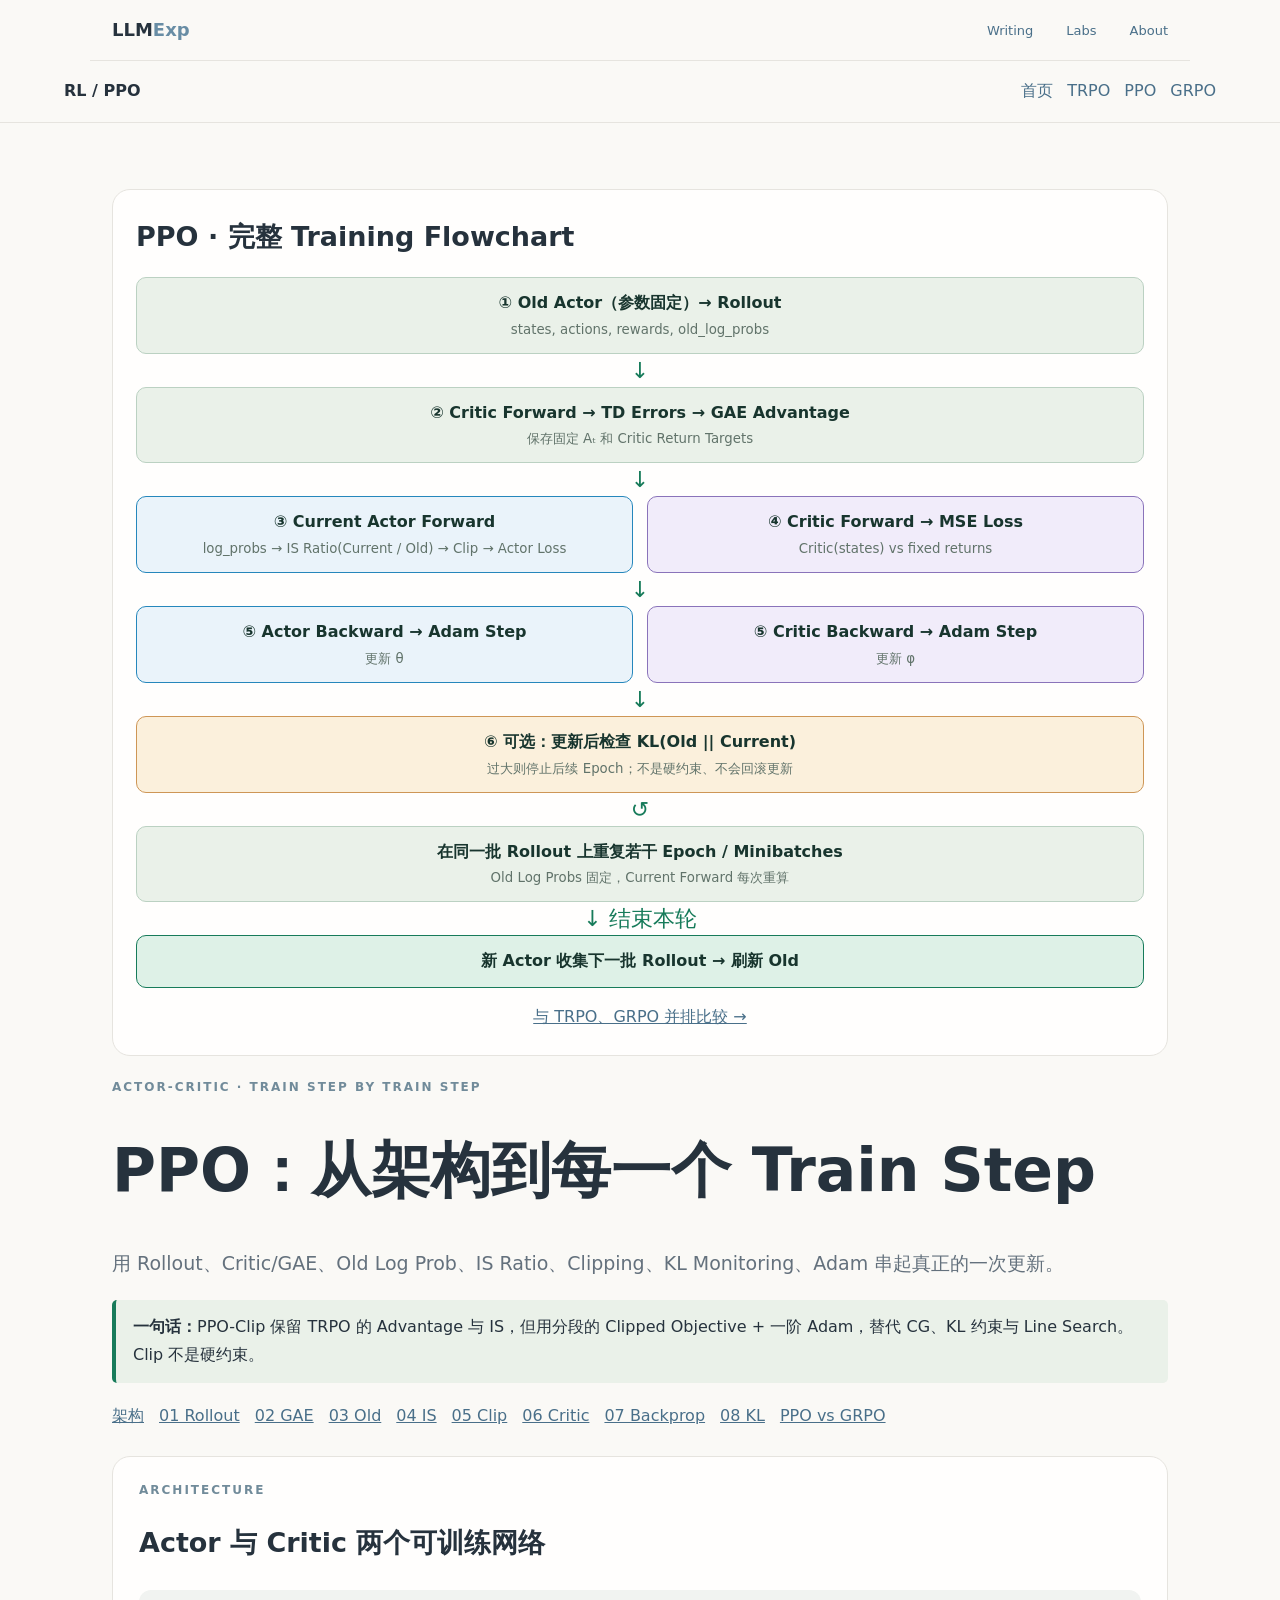
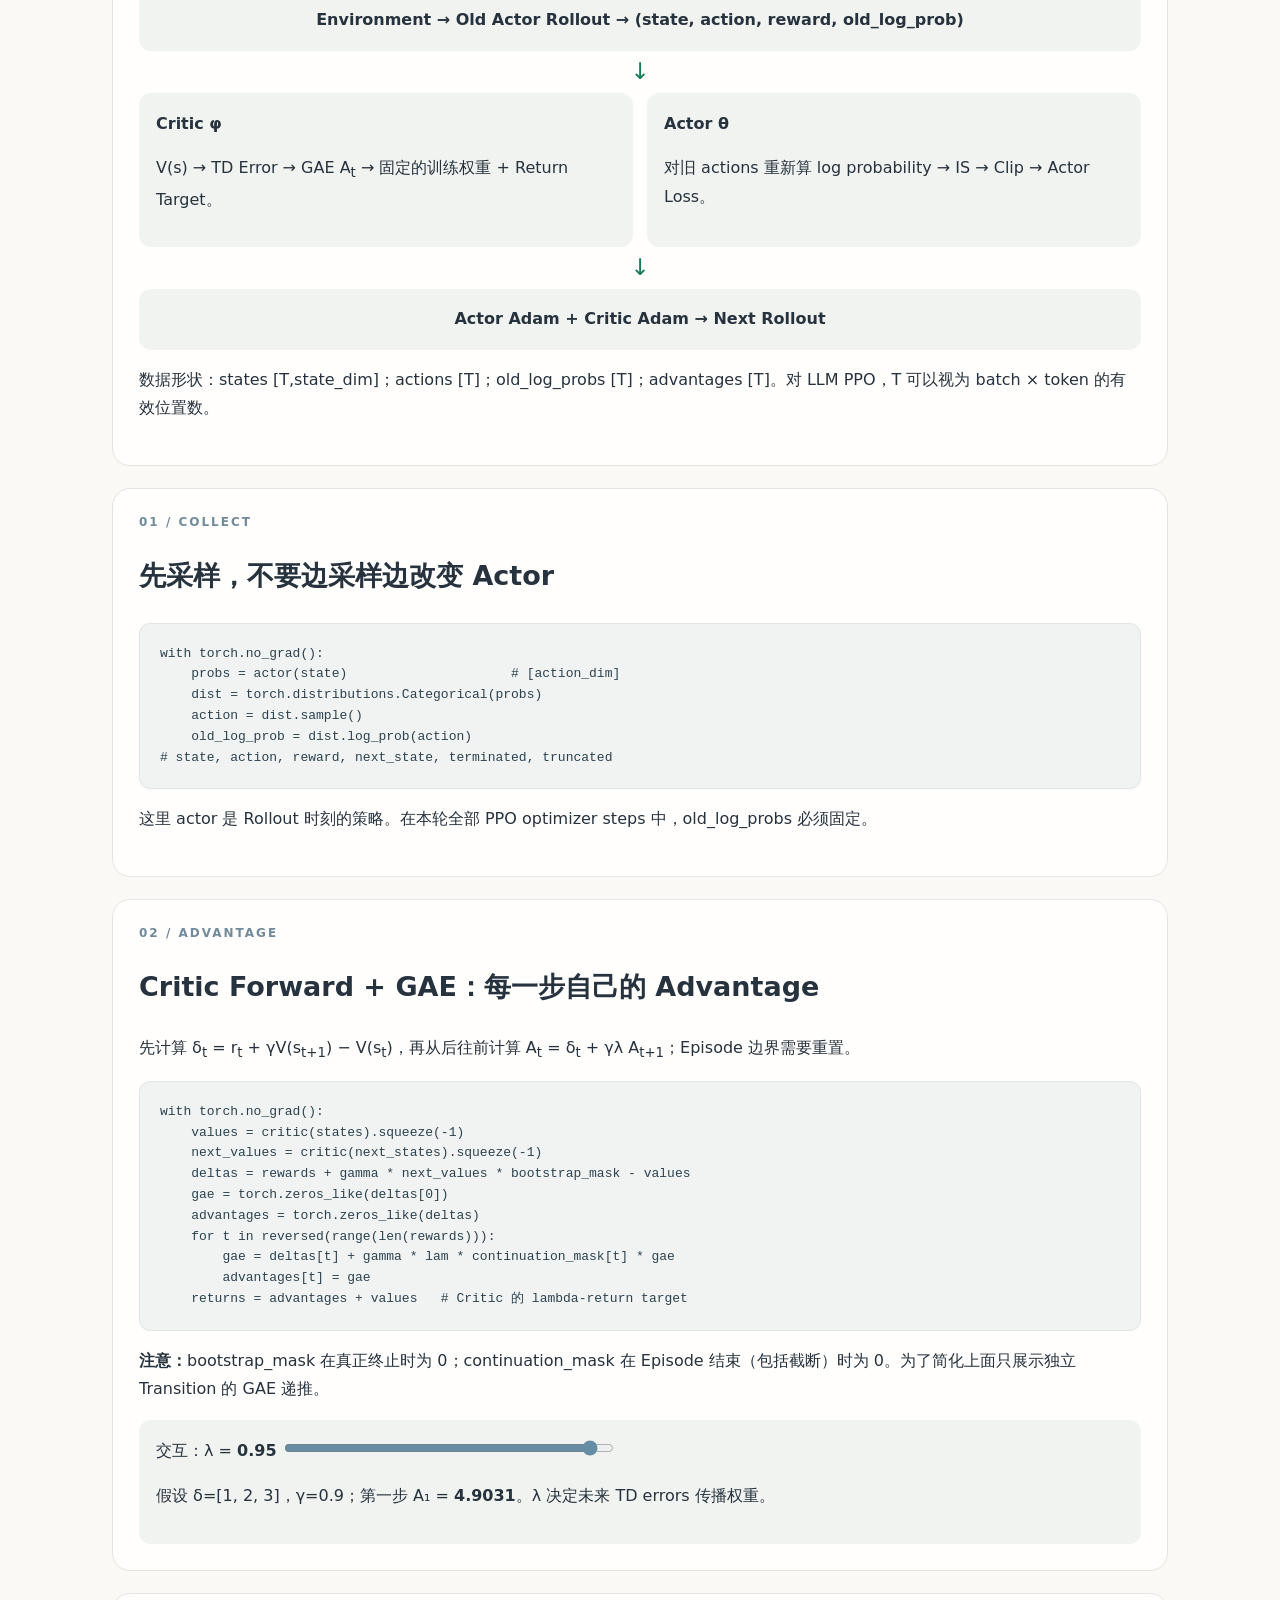
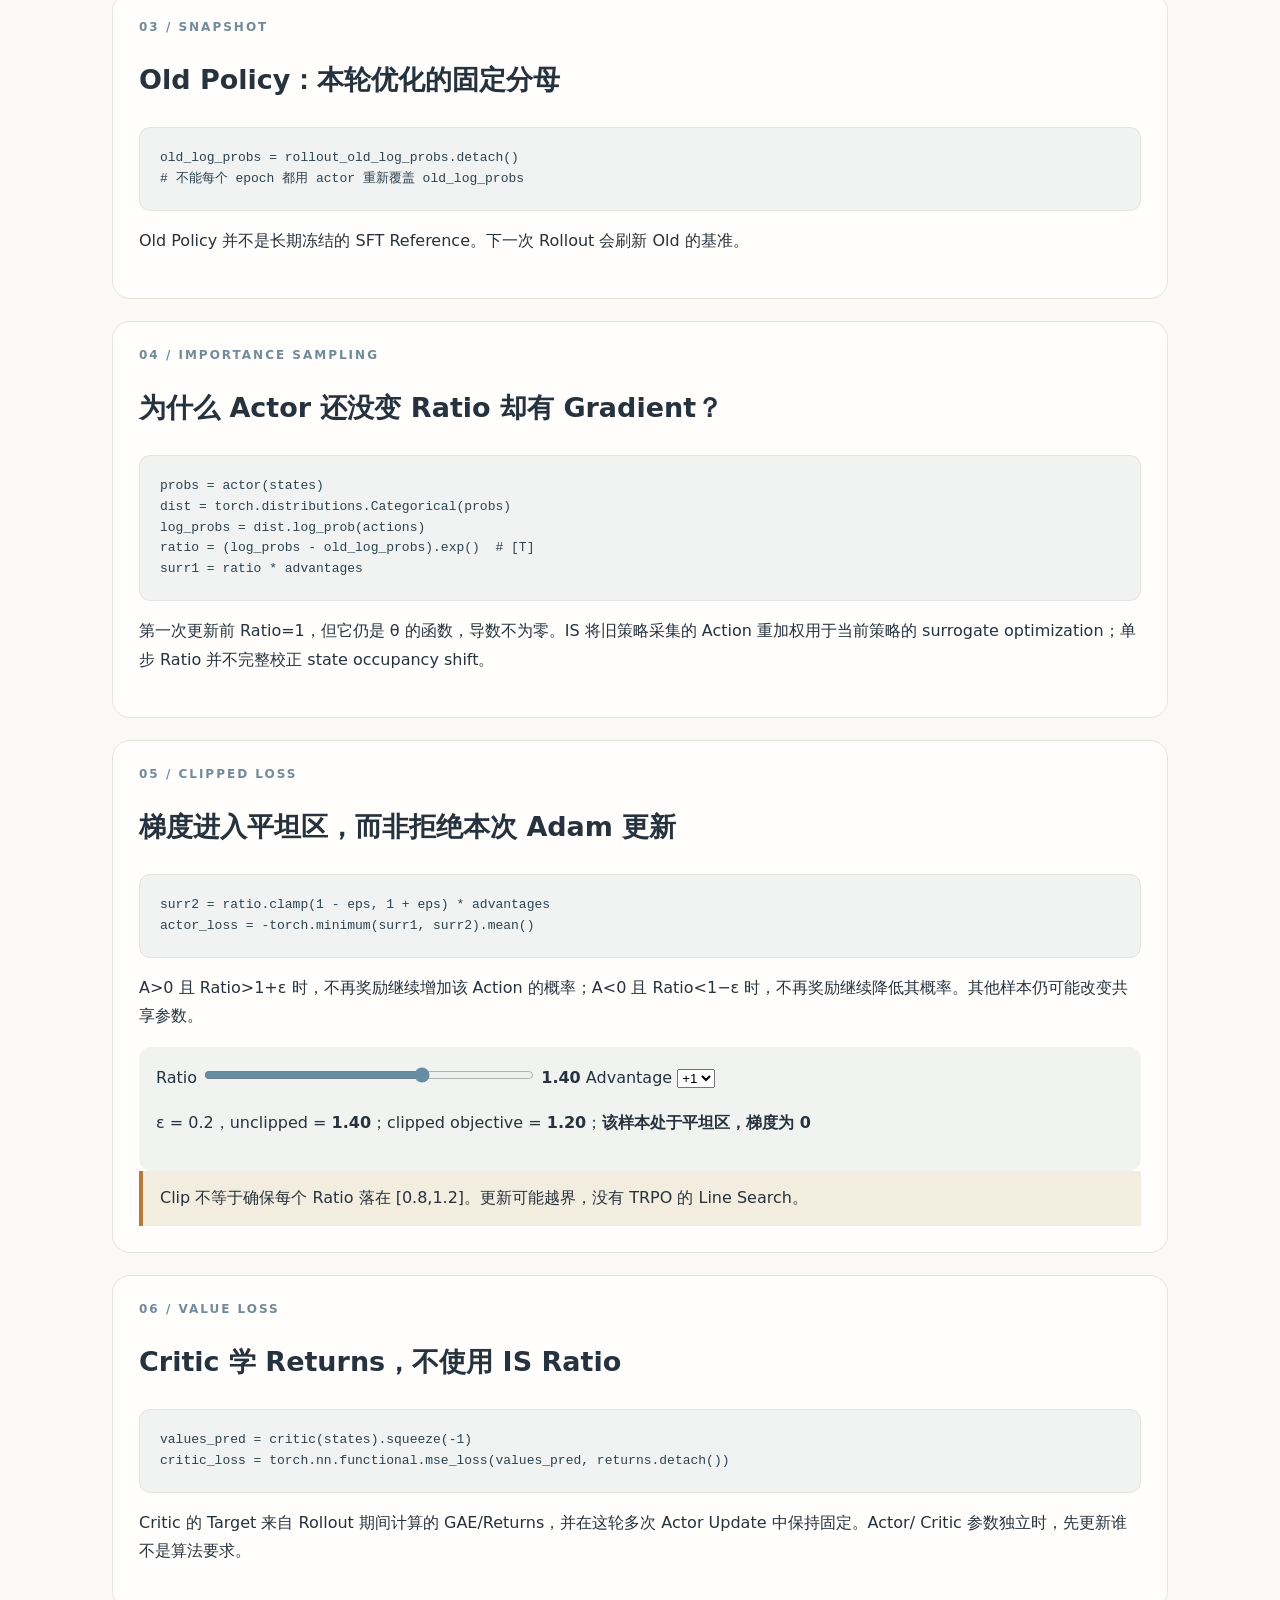
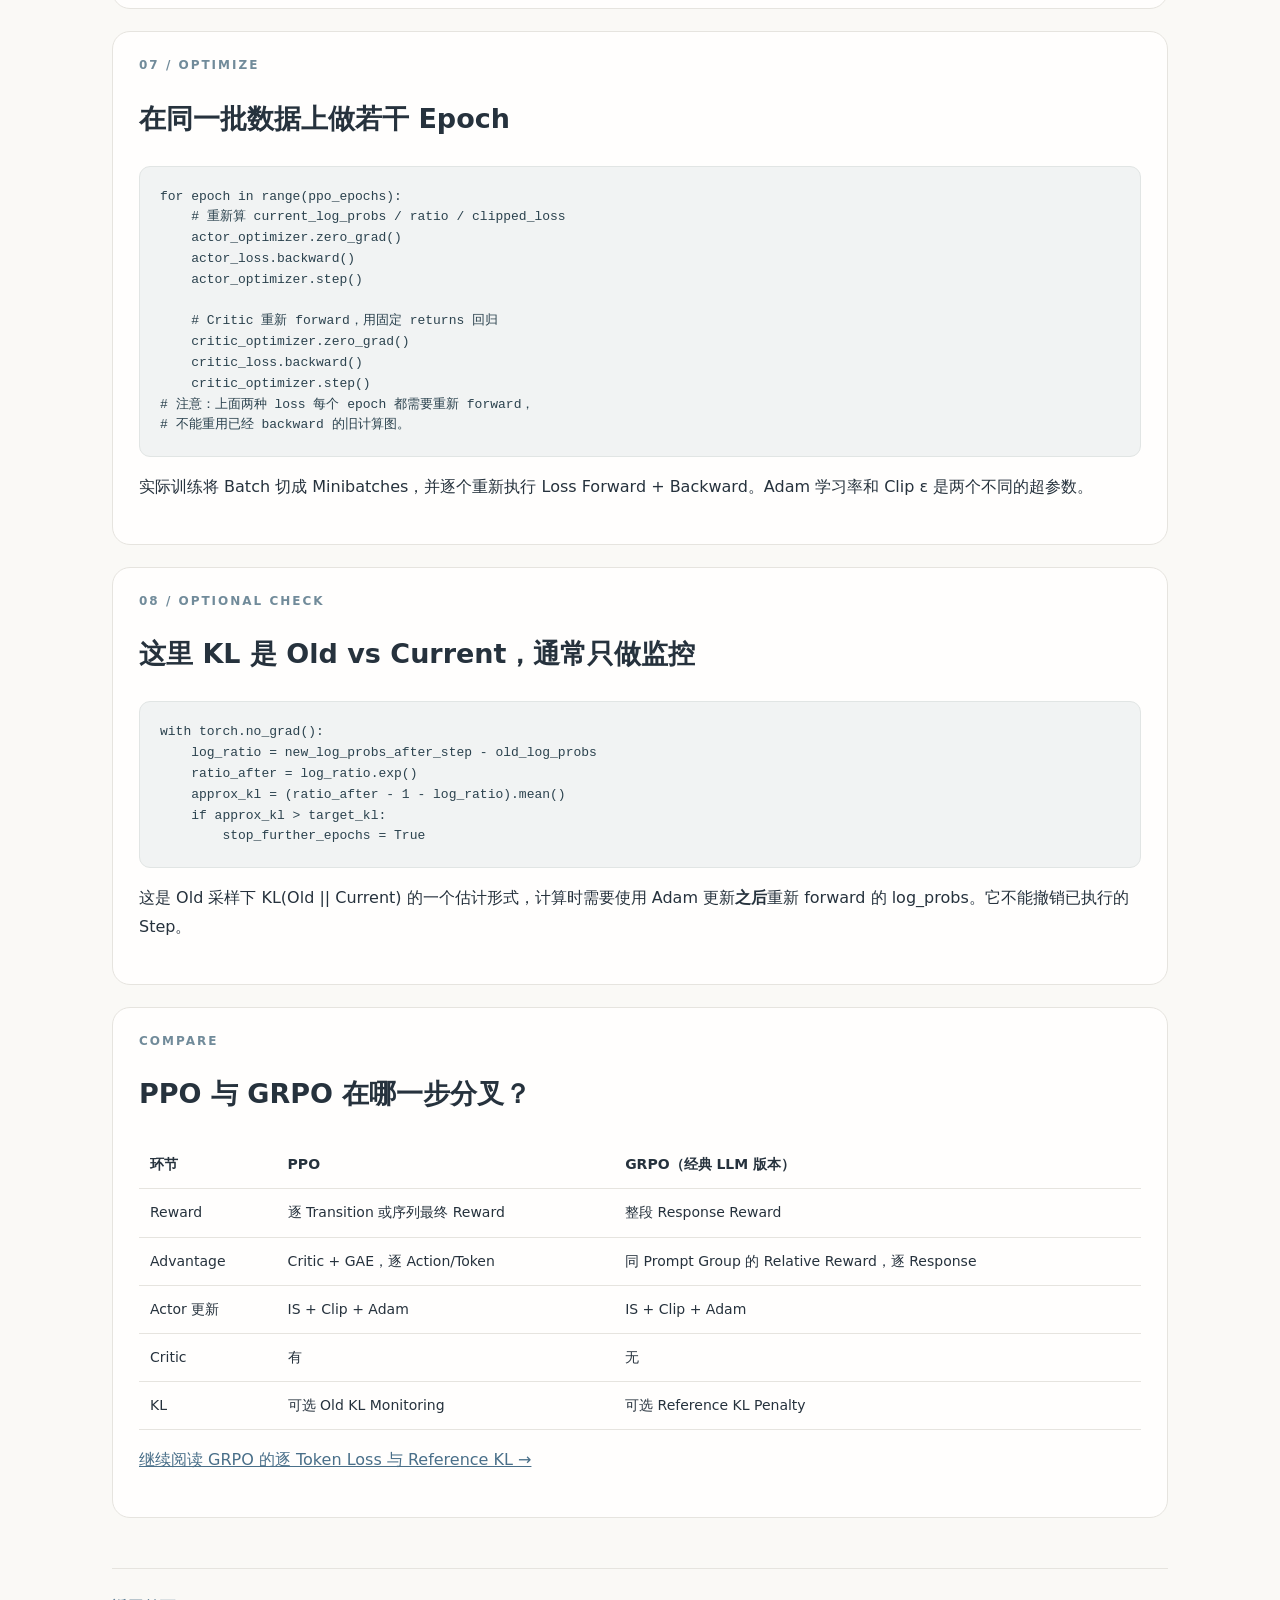
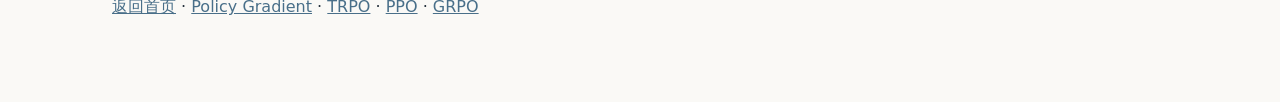
<file: PPO/index.html>
<!doctype html><html lang="zh-CN"><head><meta charset="utf-8"><meta name="viewport" content="width=device-width,initial-scale=1"><title>PPO · LLMExp</title><style>:root{--bg:#f4f3ed;--ink:#18352e;--muted:#61736a;--accent:#177b5a;--line:#d4ddd3}*{box-sizing:border-box}body{margin:0;background:var(--bg);color:var(--ink);font:16px/1.8 system-ui,-apple-system,"PingFang SC",sans-serif}header{border-bottom:1px solid var(--line);padding:16px 5%;display:flex;justify-content:space-between;gap:14px;flex-wrap:wrap}a{color:var(--accent)}nav a{margin-left:14px}main{max-width:1100px;margin:auto;padding:42px 22px 80px}h1{font-size:clamp(36px,5vw,60px);line-height:1.2}h2{font-size:27px}h3{margin-bottom:5px}.lead{color:var(--muted);font-size:19px}.eyebrow{color:var(--accent);font:700 12px system-ui;letter-spacing:2px}.step{background:#fffefa;border:1px solid var(--line);border-radius:18px;padding:26px;margin:22px 0;scroll-margin-top:16px}.grid{display:grid;grid-template-columns:1fr 1fr;gap:14px}.mini{padding:17px;background:#eaf1e9;border-radius:12px}.flow{padding:16px;background:#eaf1e9;text-align:center;border-radius:12px;font-weight:700}.arrow{text-align:center;color:#177b5a;font-size:23px}.muted{color:var(--muted)}.note{border-left:4px solid #177b5a;background:#eaf1e9;padding:13px 17px;border-radius:5px}.warn{border-left:4px solid #b77a38;background:#f3ede0;padding:13px 17px}pre{background:#132b24;color:#d6eadd;padding:20px;border-radius:11px;overflow:auto;font:13px/1.6 ui-monospace,monospace}code{background:#e9efea;padding:2px 5px;border-radius:4px}pre code{background:transparent;padding:0}table{width:100%;border-collapse:collapse;font-size:14px}th,td{padding:11px;text-align:left;border-bottom:1px solid var(--line)}.toc a{display:inline-block;margin:3px 15px 3px 0}.small{font-size:13px;color:var(--muted)}input[type=range]{accent-color:var(--accent);width:min(330px,100%)}output{font-weight:700}footer{border-top:1px solid var(--line);padding-top:24px;margin-top:50px}@media(max-width:700px){.grid{grid-template-columns:1fr}.step{padding:18px}main{padding:24px 15px}}.algomap{margin:24px 0;padding:23px;background:#fffefa;border:1px solid #d4ddd3;border-radius:18px;color:#18352e}.algomap h2{margin:0 0 15px}.algomap .node{background:#eaf1e9;border:1px solid #bbd1c2;border-radius:10px;padding:11px 14px;text-align:center;font-weight:650}.algomap .node small{display:block;font-weight:400;color:#61736a}.algomap .arr{text-align:center;color:#177b5a;font-size:22px;line-height:1.5}.algomap .branch{display:grid;grid-template-columns:1fr 1fr;gap:14px}.algomap .actor{border-color:#2687bc;background:#eaf3fa}.algomap .critic{border-color:#8a73ba;background:#f1ecfa}.algomap .kl{border-color:#ce9656;background:#fbf0dc}.algomap .new{background:#def1e7;border-color:#177b5a}.algomap .tiny{font-size:13px;color:#61736a}.algomap .navlink{text-align:center;margin-top:15px}@media(max-width:600px){.algomap .branch{grid-template-columns:1fr}.algomap{padding:13px}}
/* LLMExp editorial palette. Keep the lesson diagrams and their semantics intact. */
:root{--bg:#faf9f6;--ink:#26323d;--muted:#64717d;--line:#e6e4df;--accent:#496f89;--green:#496f89;--paper:#fffefd;--bg-soft:#f3f2ee;--fg:#26323d;--fg-soft:#64717d;--accent-soft:#eaf0f1}
body{background:#faf9f6;color:#26323d;font-family:ui-sans-serif,system-ui,-apple-system,BlinkMacSystemFont,"Segoe UI","PingFang SC",sans-serif}
header{background:#faf9f6!important;color:#26323d!important;border-bottom:1px solid #e6e4df!important;box-shadow:none!important}
header a,header nav a{color:#496f89!important;text-decoration:none}
header a:hover,header nav a:hover{color:#26323d!important}
a{color:#496f89}a:hover{color:#355b71}
h1,h2,h3{color:#26323d}
.eyebrow{color:#718b9a}
.lead,.intro,.muted,small{color:#64717d}
.step,.card,.column,.algomap{background:#fffefd;border-color:#e6e4df;box-shadow:none}
.mini,.data,.flow{background:#f1f3f1}
button{box-shadow:none}
button:focus-visible,a:focus-visible,input:focus-visible{outline:2px solid #688ea5;outline-offset:3px}
pre{background:#f1f3f3;color:#2b424e;border:1px solid #e1e5e4;box-shadow:none}
pre code{color:inherit}
code:not(pre code){background:#eaf0f1;color:#365f75}
input[type=range]{accent-color:#668da4}
::selection{background:#dae8ec;color:#26323d}
.llmexp-nav{display:flex;justify-content:space-between;align-items:center;gap:16px;max-width:1100px;margin:auto;padding:14px 22px;border-bottom:1px solid #e6e4df}.llmexp-nav a{text-decoration:none;color:#496f89;font-size:13px}.llmexp-nav .llmexp-home{font-weight:750;font-size:18px;color:#26323d}.llmexp-home span{color:#688da5}.llmexp-nav nav{display:flex;gap:19px}@media(max-width:550px){.llmexp-nav{flex-wrap:wrap}}</style><!-- Cloudflare Web Analytics --><script type='module' src='https://static.cloudflareinsights.com/beacon.min.js' data-cf-beacon='{"token": "473e449cb38c4c8e9a7092ccba2610f5"}'></script><!-- End Cloudflare Web Analytics --></head><body><div class="llmexp-nav"><a class="llmexp-home" href="/">LLM<span>Exp</span></a><nav aria-label="Site"><a href="/blog/">Writing</a><a href="/labs/">Labs</a><a href="/about/">About</a></nav></div><header><b>RL / PPO</b><nav><a href="/">首页</a><a href="/TRPO/">TRPO</a><a href="/PPO/">PPO</a><a href="/GRPO/">GRPO</a></nav></header><main><section class="algomap" id="training-diagram"><h2>PPO · 完整 Training Flowchart</h2><div class="node">① Old Actor（参数固定）→ Rollout<small>states, actions, rewards, old_log_probs</small></div><div class="arr">↓</div><div class="node">② Critic Forward → TD Errors → GAE Advantage<small>保存固定 Aₜ 和 Critic Return Targets</small></div><div class="arr">↓</div><div class="branch"><div class="node actor">③ Current Actor Forward<small>log_probs → IS Ratio(Current / Old) → Clip → Actor Loss</small></div><div class="node critic">④ Critic Forward → MSE Loss<small>Critic(states) vs fixed returns</small></div></div><div class="arr">↓</div><div class="branch"><div class="node actor">⑤ Actor Backward → Adam Step<small>更新 θ</small></div><div class="node critic">⑤ Critic Backward → Adam Step<small>更新 φ</small></div></div><div class="arr">↓</div><div class="node kl">⑥ 可选：更新后检查 KL(Old || Current)<small>过大则停止后续 Epoch；不是硬约束、不会回滚更新</small></div><div class="arr">↺</div><div class="node">在同一批 Rollout 上重复若干 Epoch / Minibatches<small>Old Log Probs 固定，Current Forward 每次重算</small></div><div class="arr">↓ 结束本轮</div><div class="node new">新 Actor 收集下一批 Rollout → 刷新 Old</div><div class="navlink"><a href="/RLCompare/">与 TRPO、GRPO 并排比较 →</a></div></section><div class="eyebrow">ACTOR-CRITIC · TRAIN STEP BY TRAIN STEP</div><h1>PPO：从架构到每一个 Train Step</h1><p class="lead">用 Rollout、Critic/GAE、Old Log Prob、IS Ratio、Clipping、KL Monitoring、Adam 串起真正的一次更新。</p>
<div class="note"><b>一句话：</b>PPO-Clip 保留 TRPO 的 Advantage 与 IS，但用分段的 Clipped Objective + 一阶 Adam，替代 CG、KL 约束与 Line Search。Clip 不是硬约束。</div>
<p class="toc"><a href="#arch">架构</a><a href="#rollout">01 Rollout</a><a href="#gae">02 GAE</a><a href="#old">03 Old</a><a href="#is">04 IS</a><a href="#clip">05 Clip</a><a href="#critic">06 Critic</a><a href="#update">07 Backprop</a><a href="#kl">08 KL</a><a href="#compare">PPO vs GRPO</a></p>
<section class="step" id="arch"><div class="eyebrow">ARCHITECTURE</div><h2>Actor 与 Critic 两个可训练网络</h2>
<div class="flow">Environment → Old Actor Rollout → (state, action, reward, old_log_prob)</div><div class="arrow">↓</div>
<div class="grid"><div class="mini"><b>Critic φ</b><p>V(s) → TD Error → GAE A<sub>t</sub> → 固定的训练权重 + Return Target。</p></div><div class="mini"><b>Actor θ</b><p>对旧 actions 重新算 log probability → IS → Clip → Actor Loss。</p></div></div><div class="arrow">↓</div><div class="flow">Actor Adam + Critic Adam → Next Rollout</div>
<p>数据形状：states [T,state_dim]；actions [T]；old_log_probs [T]；advantages [T]。对 LLM PPO，T 可以视为 batch × token 的有效位置数。</p></section>
<section class="step" id="rollout"><div class="eyebrow">01 / COLLECT</div><h2>先采样，不要边采样边改变 Actor</h2><pre>with torch.no_grad():
    probs = actor(state)                     # [action_dim]
    dist = torch.distributions.Categorical(probs)
    action = dist.sample()
    old_log_prob = dist.log_prob(action)
# state, action, reward, next_state, terminated, truncated
</pre><p>这里 actor 是 Rollout 时刻的策略。在本轮全部 PPO optimizer steps 中，old_log_probs 必须固定。</p></section>
<section class="step" id="gae"><div class="eyebrow">02 / ADVANTAGE</div><h2>Critic Forward + GAE：每一步自己的 Advantage</h2><p>先计算 δ<sub>t</sub> = r<sub>t</sub> + γV(s<sub>t+1</sub>) − V(s<sub>t</sub>)，再从后往前计算 A<sub>t</sub> = δ<sub>t</sub> + γλ A<sub>t+1</sub>；Episode 边界需要重置。</p><pre>with torch.no_grad():
    values = critic(states).squeeze(-1)
    next_values = critic(next_states).squeeze(-1)
    deltas = rewards + gamma * next_values * bootstrap_mask - values
    gae = torch.zeros_like(deltas[0])
    advantages = torch.zeros_like(deltas)
    for t in reversed(range(len(rewards))):
        gae = deltas[t] + gamma * lam * continuation_mask[t] * gae
        advantages[t] = gae
    returns = advantages + values   # Critic 的 lambda-return target
</pre><p><b>注意：</b>bootstrap_mask 在真正终止时为 0；continuation_mask 在 Episode 结束（包括截断）时为 0。为了简化上面只展示独立 Transition 的 GAE 递推。</p>
<div class="mini"><label>交互：λ = <output id="lv">0.95</output> <input id="ls" type="range" min="0" max="1" step=".05" value=".95"></label><p>假设 δ=[1, 2, 3]，γ=0.9；第一步 A₁ = <b id="gaev"></b>。λ 决定未来 TD errors 传播权重。</p></div></section>
<section class="step" id="old"><div class="eyebrow">03 / SNAPSHOT</div><h2>Old Policy：本轮优化的固定分母</h2><pre>old_log_probs = rollout_old_log_probs.detach()
# 不能每个 epoch 都用 actor 重新覆盖 old_log_probs</pre><p>Old Policy 并不是长期冻结的 SFT Reference。下一次 Rollout 会刷新 Old 的基准。</p></section>
<section class="step" id="is"><div class="eyebrow">04 / IMPORTANCE SAMPLING</div><h2>为什么 Actor 还没变 Ratio 却有 Gradient？</h2><pre>probs = actor(states)
dist = torch.distributions.Categorical(probs)
log_probs = dist.log_prob(actions)
ratio = (log_probs - old_log_probs).exp()  # [T]
surr1 = ratio * advantages</pre><p>第一次更新前 Ratio=1，但它仍是 θ 的函数，导数不为零。IS 将旧策略采集的 Action 重加权用于当前策略的 surrogate optimization；单步 Ratio 并不完整校正 state occupancy shift。</p></section>
<section class="step" id="clip"><div class="eyebrow">05 / CLIPPED LOSS</div><h2>梯度进入平坦区，而非拒绝本次 Adam 更新</h2><pre>surr2 = ratio.clamp(1 - eps, 1 + eps) * advantages
actor_loss = -torch.minimum(surr1, surr2).mean()</pre><p>A&gt;0 且 Ratio&gt;1+ε 时，不再奖励继续增加该 Action 的概率；A&lt;0 且 Ratio&lt;1−ε 时，不再奖励继续降低其概率。其他样本仍可能改变共享参数。</p>
<div class="mini"><label>Ratio <input id="rs" type="range" min=".2" max="2" step=".05" value="1.4"> <output id="rv"></output></label>
<label>Advantage <select id="av"><option value="1">+1</option><option value="-1">−1</option></select></label>
<p>ε = 0.2，unclipped = <b id="un"></b>；clipped objective = <b id="cl"></b>；<b id="region"></b></p></div>
<div class="warn">Clip 不等于确保每个 Ratio 落在 [0.8,1.2]。更新可能越界，没有 TRPO 的 Line Search。</div></section>
<section class="step" id="critic"><div class="eyebrow">06 / VALUE LOSS</div><h2>Critic 学 Returns，不使用 IS Ratio</h2><pre>values_pred = critic(states).squeeze(-1)
critic_loss = torch.nn.functional.mse_loss(values_pred, returns.detach())</pre><p>Critic 的 Target 来自 Rollout 期间计算的 GAE/Returns，并在这轮多次 Actor Update 中保持固定。Actor/ Critic 参数独立时，先更新谁不是算法要求。</p></section>
<section class="step" id="update"><div class="eyebrow">07 / OPTIMIZE</div><h2>在同一批数据上做若干 Epoch</h2><pre>for epoch in range(ppo_epochs):
    # 重新算 current_log_probs / ratio / clipped_loss
    actor_optimizer.zero_grad()
    actor_loss.backward()
    actor_optimizer.step()

    # Critic 重新 forward，用固定 returns 回归
    critic_optimizer.zero_grad()
    critic_loss.backward()
    critic_optimizer.step()
# 注意：上面两种 loss 每个 epoch 都需要重新 forward，
# 不能重用已经 backward 的旧计算图。</pre><p>实际训练将 Batch 切成 Minibatches，并逐个重新执行 Loss Forward + Backward。Adam 学习率和 Clip ε 是两个不同的超参数。</p></section>
<section class="step" id="kl"><div class="eyebrow">08 / OPTIONAL CHECK</div><h2>这里 KL 是 Old vs Current，通常只做监控</h2><pre>with torch.no_grad():
    log_ratio = new_log_probs_after_step - old_log_probs
    ratio_after = log_ratio.exp()
    approx_kl = (ratio_after - 1 - log_ratio).mean()
    if approx_kl > target_kl:
        stop_further_epochs = True
</pre><p>这是 Old 采样下 KL(Old || Current) 的一个估计形式，计算时需要使用 Adam 更新<b>之后</b>重新 forward 的 log_probs。它不能撤销已执行的 Step。</p></section>
<section class="step" id="compare"><div class="eyebrow">COMPARE</div><h2>PPO 与 GRPO 在哪一步分叉？</h2><table><tr><th>环节</th><th>PPO</th><th>GRPO（经典 LLM 版本）</th></tr><tr><td>Reward</td><td>逐 Transition 或序列最终 Reward</td><td>整段 Response Reward</td></tr><tr><td>Advantage</td><td>Critic + GAE，逐 Action/Token</td><td>同 Prompt Group 的 Relative Reward，逐 Response</td></tr><tr><td>Actor 更新</td><td>IS + Clip + Adam</td><td>IS + Clip + Adam</td></tr><tr><td>Critic</td><td>有</td><td>无</td></tr><tr><td>KL</td><td>可选 Old KL Monitoring</td><td>可选 Reference KL Penalty</td></tr></table><p><a href="/GRPO/">继续阅读 GRPO 的逐 Token Loss 与 Reference KL →</a></p></section><footer><a href="/">返回首页</a> · <a href="/PolicyGradient/">Policy Gradient</a> · <a href="/TRPO/">TRPO</a> · <a href="/PPO/">PPO</a> · <a href="/GRPO/">GRPO</a></footer></main><script>const ls=document.getElementById('ls');function gae(){let l=+ls.value,c=.9*l;document.getElementById('lv').textContent=l.toFixed(2);document.getElementById('gaev').textContent=(1+2*c+3*c*c).toFixed(4)}ls.oninput=gae;gae();const rs=document.getElementById('rs'),av=document.getElementById('av');function clip(){let r=+rs.value,a=+av.value,c=Math.max(.8,Math.min(1.2,r));document.getElementById('rv').textContent=r.toFixed(2);document.getElementById('un').textContent=(r*a).toFixed(2);document.getElementById('cl').textContent=Math.min(r*a,c*a).toFixed(2);document.getElementById('region').textContent=((a>0&&r>1.2)||(a<0&&r<.8))?'该样本处于平坦区，梯度为 0':'该样本仍提供 Ratio Gradient'}rs.oninput=clip;av.onchange=clip;clip();</script></body></html>
</file>
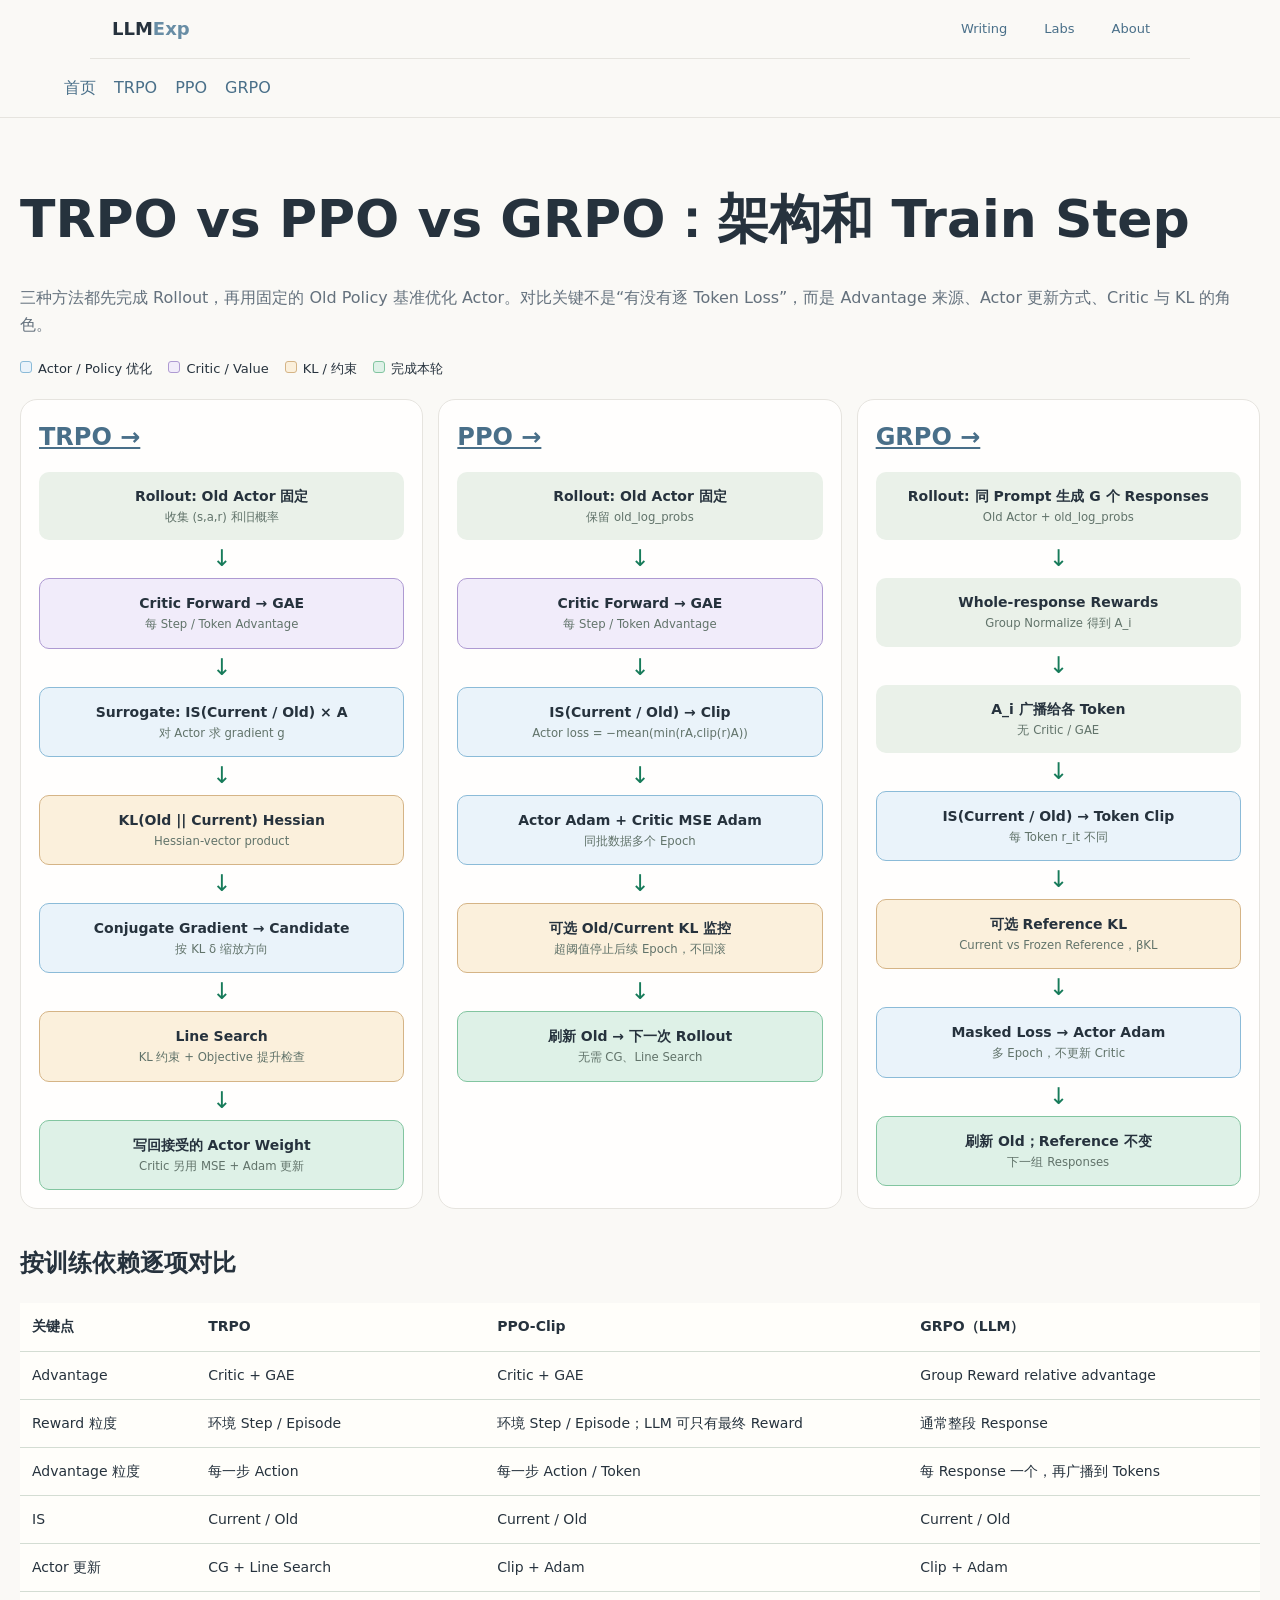
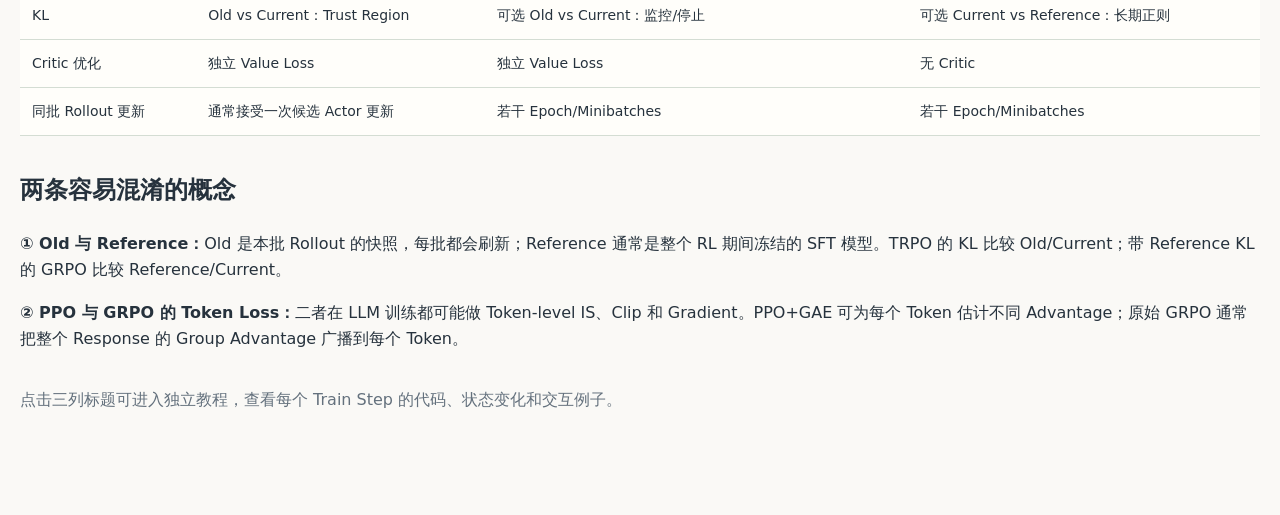
<file: RLCompare/index.html>
<!doctype html><html lang="zh-CN"><head><meta charset="utf-8"><meta name="viewport" content="width=device-width,initial-scale=1"><title>TRPO / PPO / GRPO 架构流程对比 · LLMExp</title><style>*{box-sizing:border-box}body{margin:0;background:#f4f3ed;color:#18352e;font:16px/1.65 system-ui,-apple-system,"PingFang SC",sans-serif}main{max-width:1400px;margin:auto;padding:35px 20px 85px}header{padding:16px 5%;border-bottom:1px solid #d4ddd3}a{color:#177b5a}h1{font-size:clamp(30px,5vw,52px);line-height:1.2}.intro{color:#61736a}.three{display:grid;grid-template-columns:repeat(3,minmax(0,1fr));gap:15px}.column{padding:18px;background:#fffefa;border:1px solid #d4ddd3;border-radius:17px}.column h2{margin:0 0 14px}.node{padding:13px;border-radius:10px;background:#eaf1e9;text-align:center;font-weight:650;font-size:14px}.node small{display:block;font-weight:400;color:#61736a}.actor{background:#eaf3fa;border:1px solid #8bbbd8}.critic{background:#f1ecfa;border:1px solid #ae9ad2}.kl{background:#fbf0dc;border:1px solid #d5b486}.end{background:#def1e7;border:1px solid #82c5a0}.arrow{text-align:center;color:#177b5a;font-size:23px}.legend{margin:20px 0;display:flex;gap:16px;flex-wrap:wrap;font-size:13px}.dot{display:inline-block;width:12px;height:12px;margin-right:6px;border-radius:3px}.tablewrap{overflow:auto}table{width:100%;border-collapse:collapse;background:#fffefa;font-size:14px}td,th{padding:12px;border-bottom:1px solid #d4ddd3;text-align:left}section{margin:35px 0}code{background:#e5eee7;border-radius:4px;padding:2px 6px}nav a{margin-right:18px}@media(max-width:960px){.three{grid-template-columns:1fr}.column{max-width:680px;width:100%;margin:auto}}
/* LLMExp editorial palette. Keep the lesson diagrams and their semantics intact. */
:root{--bg:#faf9f6;--ink:#26323d;--muted:#64717d;--line:#e6e4df;--accent:#496f89;--green:#496f89;--paper:#fffefd;--bg-soft:#f3f2ee;--fg:#26323d;--fg-soft:#64717d;--accent-soft:#eaf0f1}
body{background:#faf9f6;color:#26323d;font-family:ui-sans-serif,system-ui,-apple-system,BlinkMacSystemFont,"Segoe UI","PingFang SC",sans-serif}
header{background:#faf9f6!important;color:#26323d!important;border-bottom:1px solid #e6e4df!important;box-shadow:none!important}
header a,header nav a{color:#496f89!important;text-decoration:none}
header a:hover,header nav a:hover{color:#26323d!important}
a{color:#496f89}a:hover{color:#355b71}
h1,h2,h3{color:#26323d}
.eyebrow{color:#718b9a}
.lead,.intro,.muted,small{color:#64717d}
.step,.card,.column,.algomap{background:#fffefd;border-color:#e6e4df;box-shadow:none}
.mini,.data,.flow{background:#f1f3f1}
button{box-shadow:none}
button:focus-visible,a:focus-visible,input:focus-visible{outline:2px solid #688ea5;outline-offset:3px}
pre{background:#f1f3f3;color:#2b424e;border:1px solid #e1e5e4;box-shadow:none}
pre code{color:inherit}
code:not(pre code){background:#eaf0f1;color:#365f75}
input[type=range]{accent-color:#668da4}
::selection{background:#dae8ec;color:#26323d}
.llmexp-nav{display:flex;justify-content:space-between;align-items:center;gap:16px;max-width:1100px;margin:auto;padding:14px 22px;border-bottom:1px solid #e6e4df}.llmexp-nav a{text-decoration:none;color:#496f89;font-size:13px}.llmexp-nav .llmexp-home{font-weight:750;font-size:18px;color:#26323d}.llmexp-home span{color:#688da5}.llmexp-nav nav{display:flex;gap:19px}@media(max-width:550px){.llmexp-nav{flex-wrap:wrap}}</style><!-- Cloudflare Web Analytics --><script type='module' src='https://static.cloudflareinsights.com/beacon.min.js' data-cf-beacon='{"token": "473e449cb38c4c8e9a7092ccba2610f5"}'></script><!-- End Cloudflare Web Analytics --></head><body><div class="llmexp-nav"><a class="llmexp-home" href="/">LLM<span>Exp</span></a><nav aria-label="Site"><a href="/blog/">Writing</a><a href="/labs/">Labs</a><a href="/about/">About</a></nav></div><header><nav><a href="/">首页</a><a href="/TRPO/">TRPO</a><a href="/PPO/">PPO</a><a href="/GRPO/">GRPO</a></nav></header><main><h1>TRPO vs PPO vs GRPO：架构和 Train Step</h1><p class="intro">三种方法都先完成 Rollout，再用固定的 Old Policy 基准优化 Actor。对比关键不是“有没有逐 Token Loss”，而是 Advantage 来源、Actor 更新方式、Critic 与 KL 的角色。</p><div class="legend"><span><i class="dot" style="background:#eaf3fa;border:1px solid #8bbbd8"></i>Actor / Policy 优化</span><span><i class="dot" style="background:#f1ecfa;border:1px solid #ae9ad2"></i>Critic / Value</span><span><i class="dot" style="background:#fbf0dc;border:1px solid #d5b486"></i>KL / 约束</span><span><i class="dot" style="background:#def1e7;border:1px solid #82c5a0"></i>完成本轮</span></div><div class="three"><article class="column"><h2><a href="/TRPO/">TRPO →</a></h2><div class="node ">Rollout: Old Actor 固定<small>收集 (s,a,r) 和旧概率</small></div><div class="arrow">↓</div><div class="node critic">Critic Forward → GAE<small>每 Step / Token Advantage</small></div><div class="arrow">↓</div><div class="node actor">Surrogate: IS(Current / Old) × A<small>对 Actor 求 gradient g</small></div><div class="arrow">↓</div><div class="node kl">KL(Old || Current) Hessian<small>Hessian-vector product</small></div><div class="arrow">↓</div><div class="node actor">Conjugate Gradient → Candidate<small>按 KL δ 缩放方向</small></div><div class="arrow">↓</div><div class="node kl">Line Search<small>KL 约束 + Objective 提升检查</small></div><div class="arrow">↓</div><div class="node end">写回接受的 Actor Weight<small>Critic 另用 MSE + Adam 更新</small></div></article><article class="column"><h2><a href="/PPO/">PPO →</a></h2><div class="node ">Rollout: Old Actor 固定<small>保留 old_log_probs</small></div><div class="arrow">↓</div><div class="node critic">Critic Forward → GAE<small>每 Step / Token Advantage</small></div><div class="arrow">↓</div><div class="node actor">IS(Current / Old) → Clip<small>Actor loss = −mean(min(rA,clip(r)A))</small></div><div class="arrow">↓</div><div class="node actor">Actor Adam + Critic MSE Adam<small>同批数据多个 Epoch</small></div><div class="arrow">↓</div><div class="node kl">可选 Old/Current KL 监控<small>超阈值停止后续 Epoch，不回滚</small></div><div class="arrow">↓</div><div class="node end">刷新 Old → 下一次 Rollout<small>无需 CG、Line Search</small></div></article><article class="column"><h2><a href="/GRPO/">GRPO →</a></h2><div class="node ">Rollout: 同 Prompt 生成 G 个 Responses<small>Old Actor + old_log_probs</small></div><div class="arrow">↓</div><div class="node ">Whole-response Rewards<small>Group Normalize 得到 A_i</small></div><div class="arrow">↓</div><div class="node ">A_i 广播给各 Token<small>无 Critic / GAE</small></div><div class="arrow">↓</div><div class="node actor">IS(Current / Old) → Token Clip<small>每 Token r_it 不同</small></div><div class="arrow">↓</div><div class="node kl">可选 Reference KL<small>Current vs Frozen Reference，βKL</small></div><div class="arrow">↓</div><div class="node actor">Masked Loss → Actor Adam<small>多 Epoch，不更新 Critic</small></div><div class="arrow">↓</div><div class="node end">刷新 Old；Reference 不变<small>下一组 Responses</small></div></article></div><section><h2>按训练依赖逐项对比</h2><div class="tablewrap"><table><thead><tr><th>关键点</th><th>TRPO</th><th>PPO-Clip</th><th>GRPO（LLM）</th></tr></thead><tbody><tr><td>Advantage</td><td>Critic + GAE</td><td>Critic + GAE</td><td>Group Reward relative advantage</td></tr><tr><td>Reward 粒度</td><td>环境 Step / Episode</td><td>环境 Step / Episode；LLM 可只有最终 Reward</td><td>通常整段 Response</td></tr><tr><td>Advantage 粒度</td><td>每一步 Action</td><td>每一步 Action / Token</td><td>每 Response 一个，再广播到 Tokens</td></tr><tr><td>IS</td><td>Current / Old</td><td>Current / Old</td><td>Current / Old</td></tr><tr><td>Actor 更新</td><td>CG + Line Search</td><td>Clip + Adam</td><td>Clip + Adam</td></tr><tr><td>KL</td><td>Old vs Current：Trust Region</td><td>可选 Old vs Current：监控/停止</td><td>可选 Current vs Reference：长期正则</td></tr><tr><td>Critic 优化</td><td>独立 Value Loss</td><td>独立 Value Loss</td><td>无 Critic</td></tr><tr><td>同批 Rollout 更新</td><td>通常接受一次候选 Actor 更新</td><td>若干 Epoch/Minibatches</td><td>若干 Epoch/Minibatches</td></tr></tbody></table></div></section><section><h2>两条容易混淆的概念</h2><p><b>① Old 与 Reference：</b>Old 是本批 Rollout 的快照，每批都会刷新；Reference 通常是整个 RL 期间冻结的 SFT 模型。TRPO 的 KL 比较 Old/Current；带 Reference KL 的 GRPO 比较 Reference/Current。</p><p><b>② PPO 与 GRPO 的 Token Loss：</b>二者在 LLM 训练都可能做 Token-level IS、Clip 和 Gradient。PPO+GAE 可为每个 Token 估计不同 Advantage；原始 GRPO 通常把整个 Response 的 Group Advantage 广播到每个 Token。</p></section><p class="intro">点击三列标题可进入独立教程，查看每个 Train Step 的代码、状态变化和交互例子。</p></main></body></html>
</file>
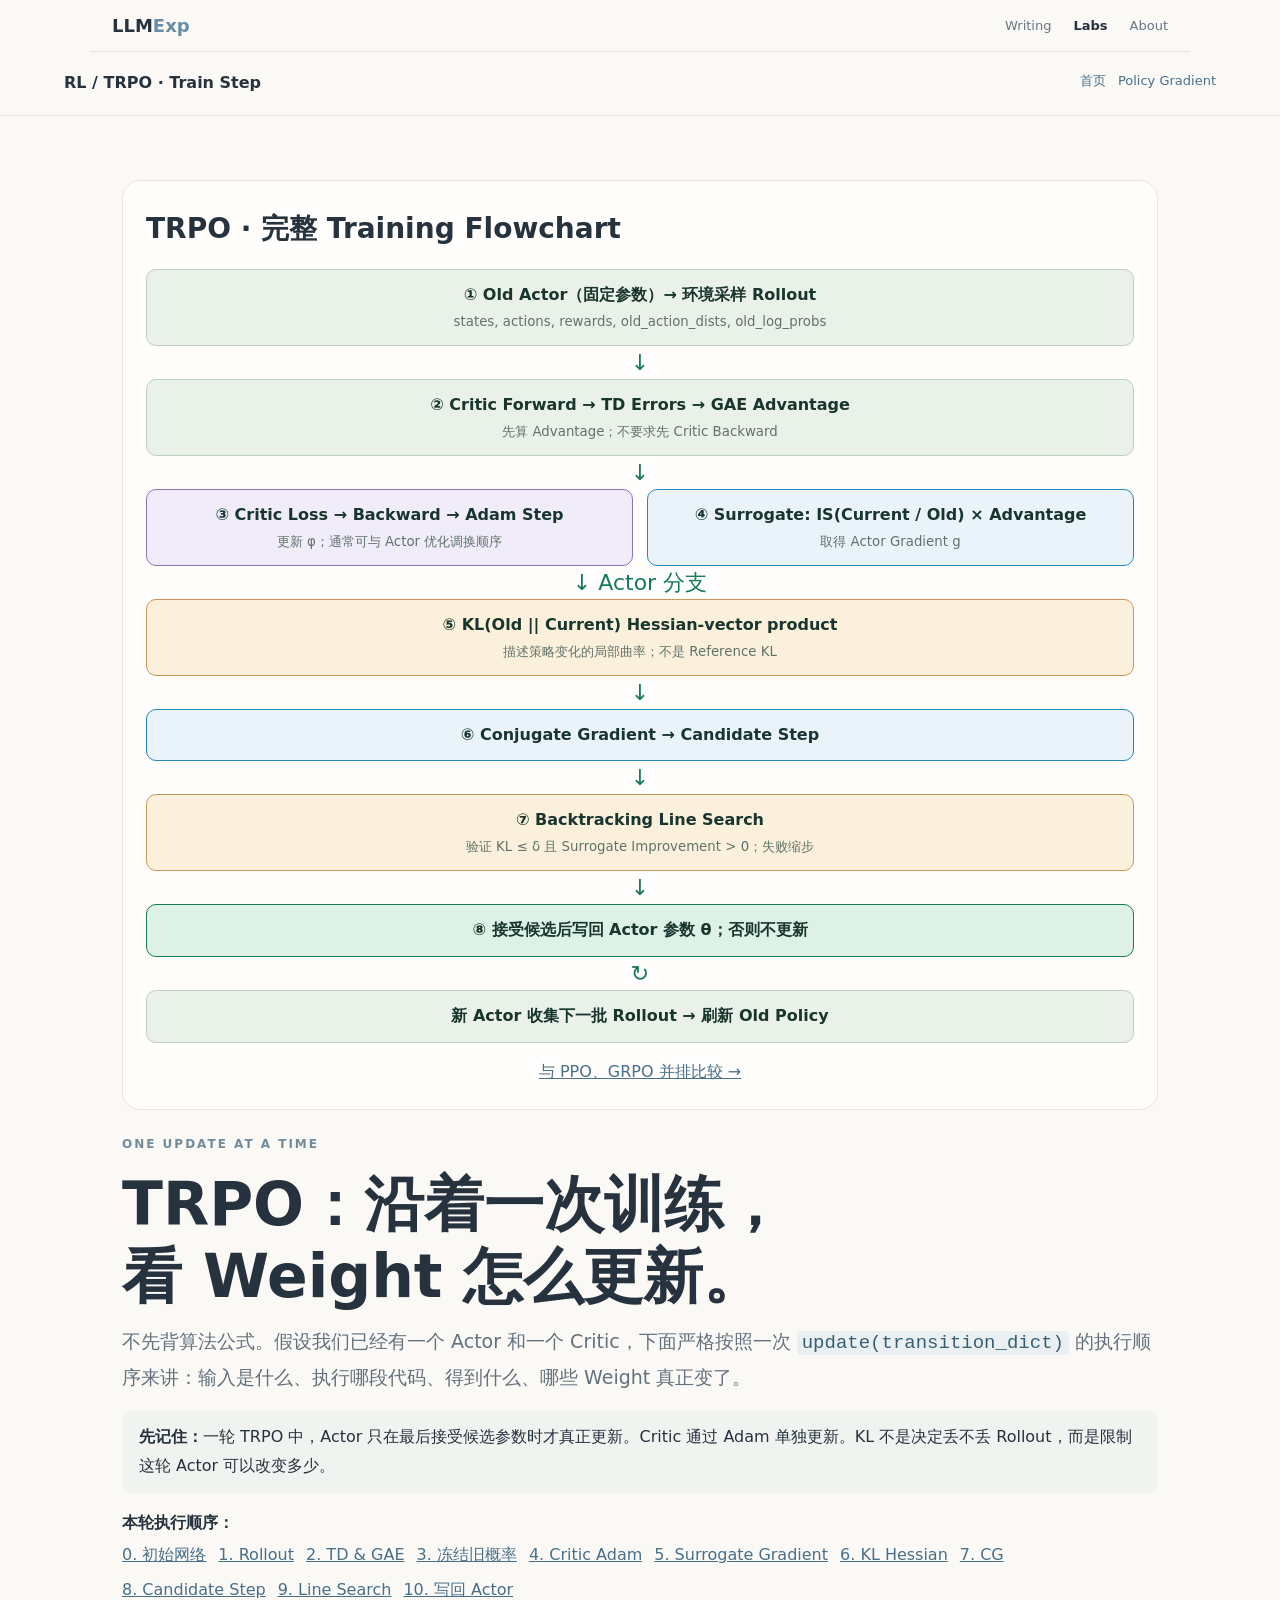
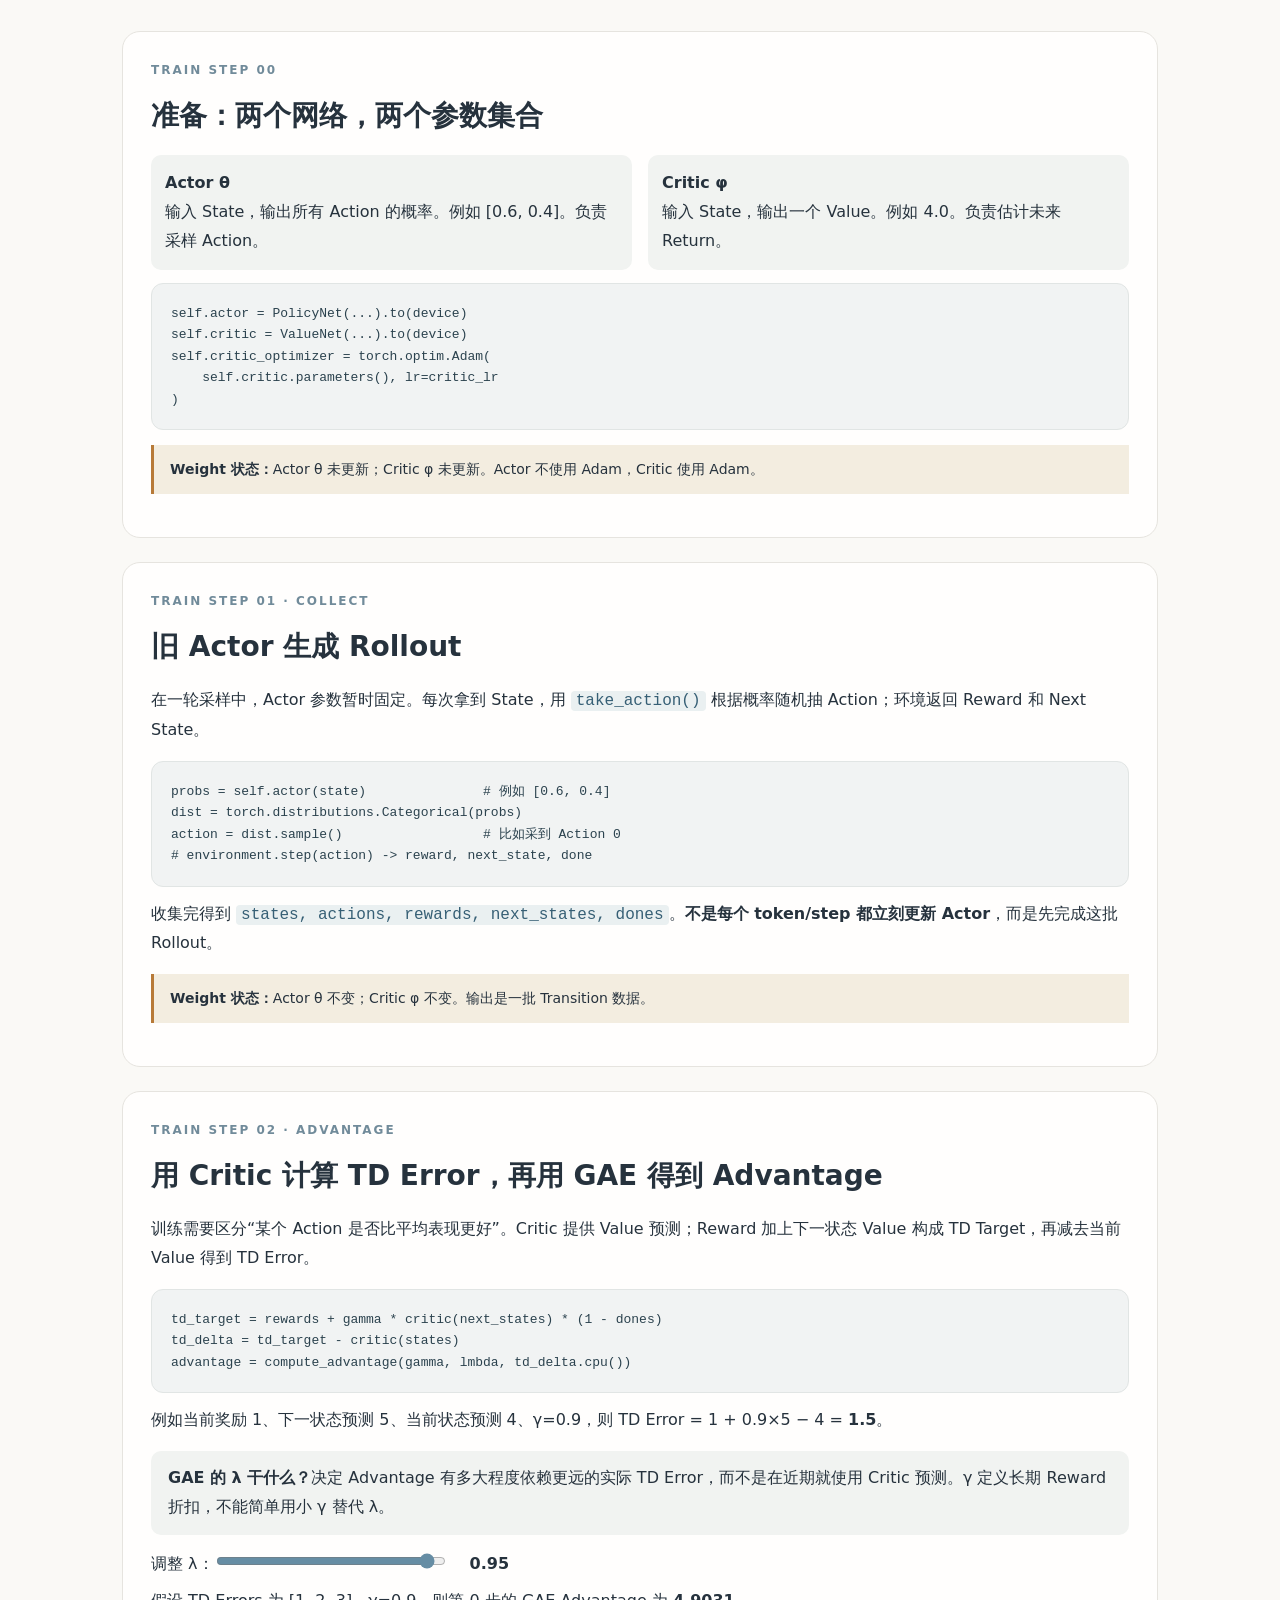
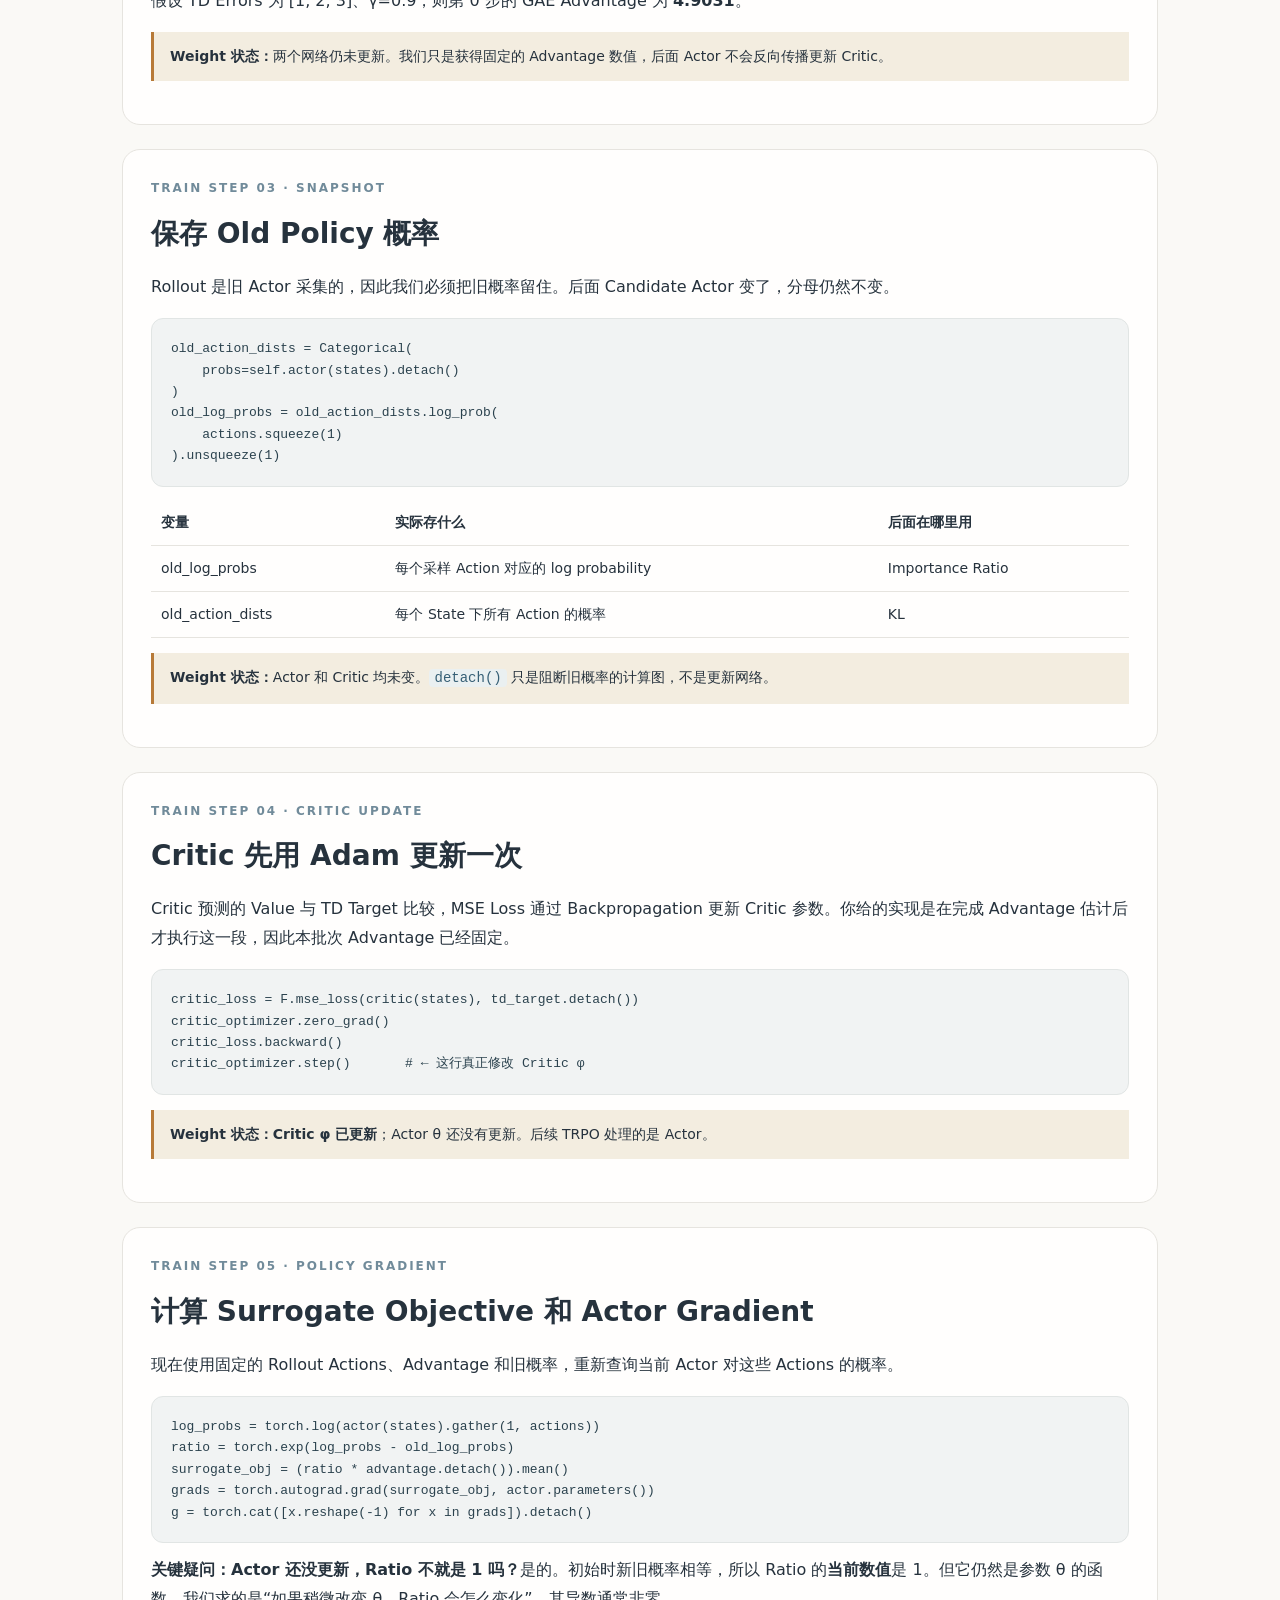
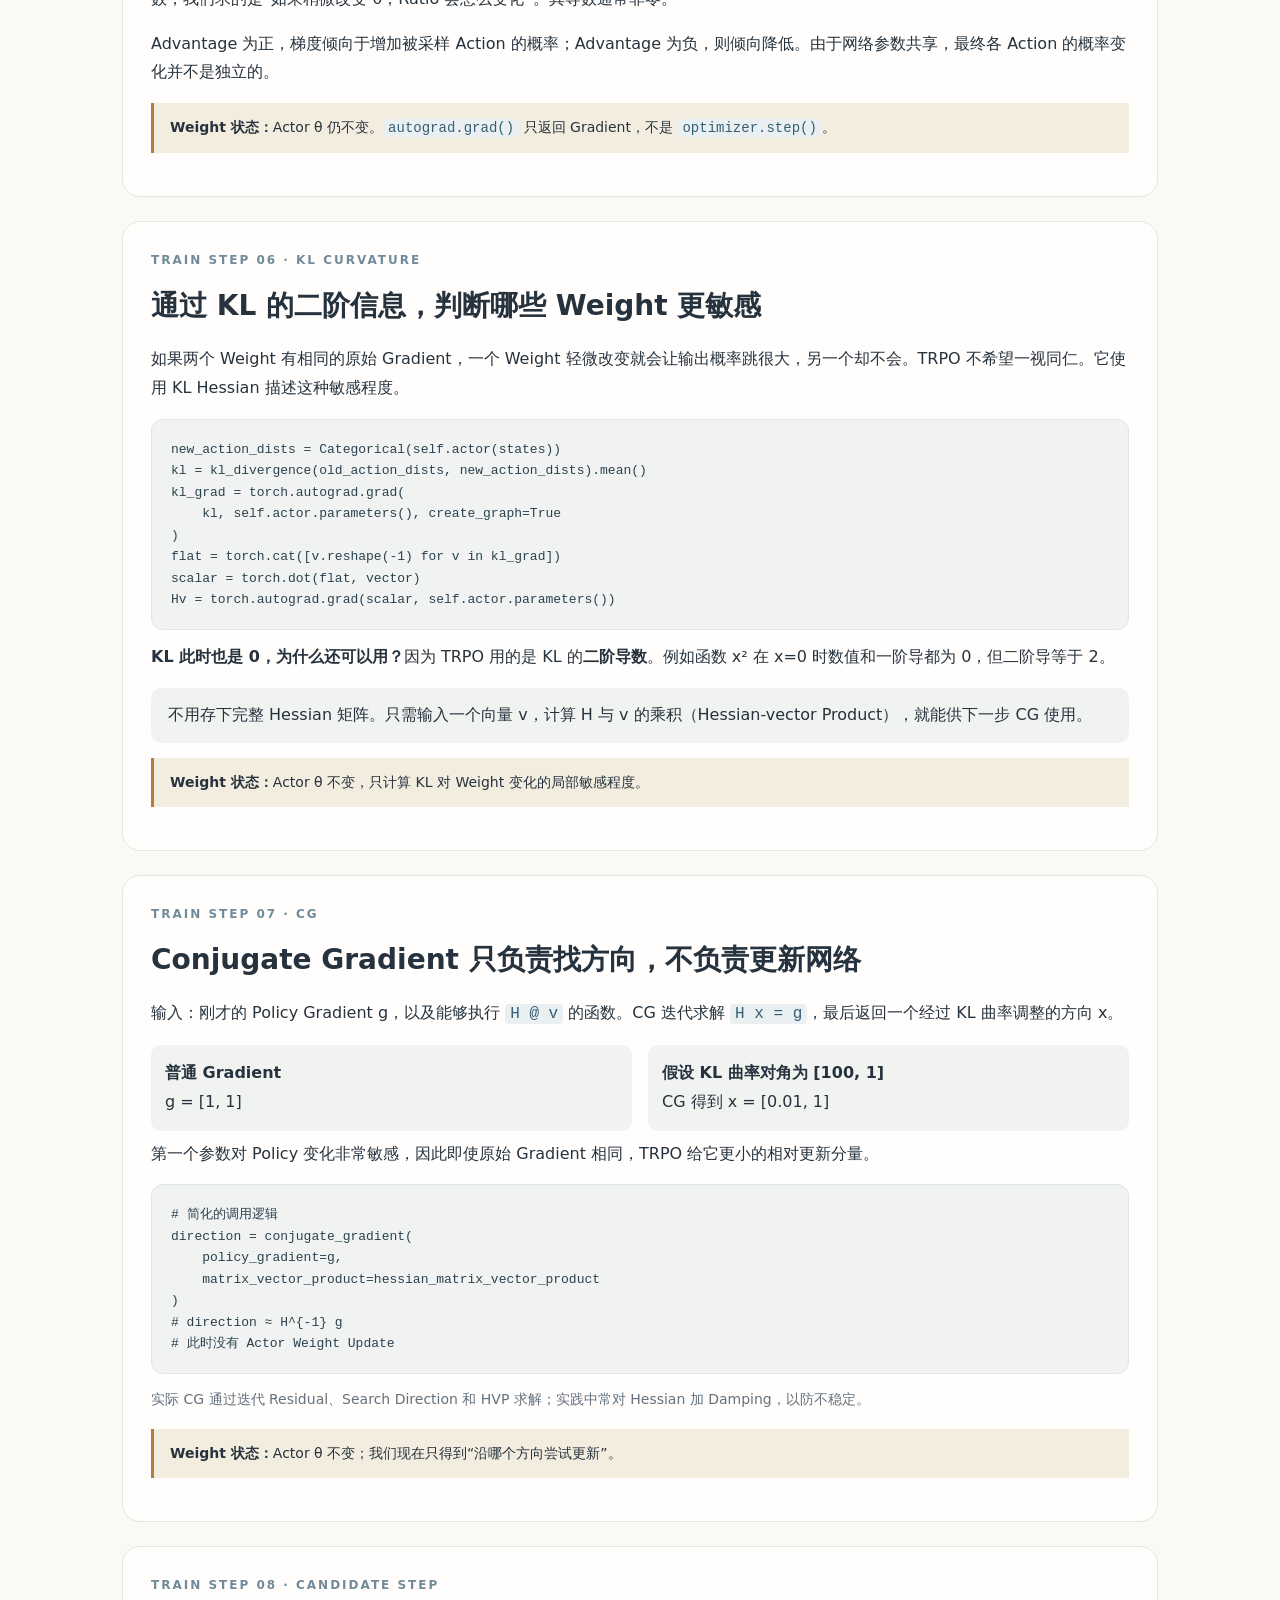
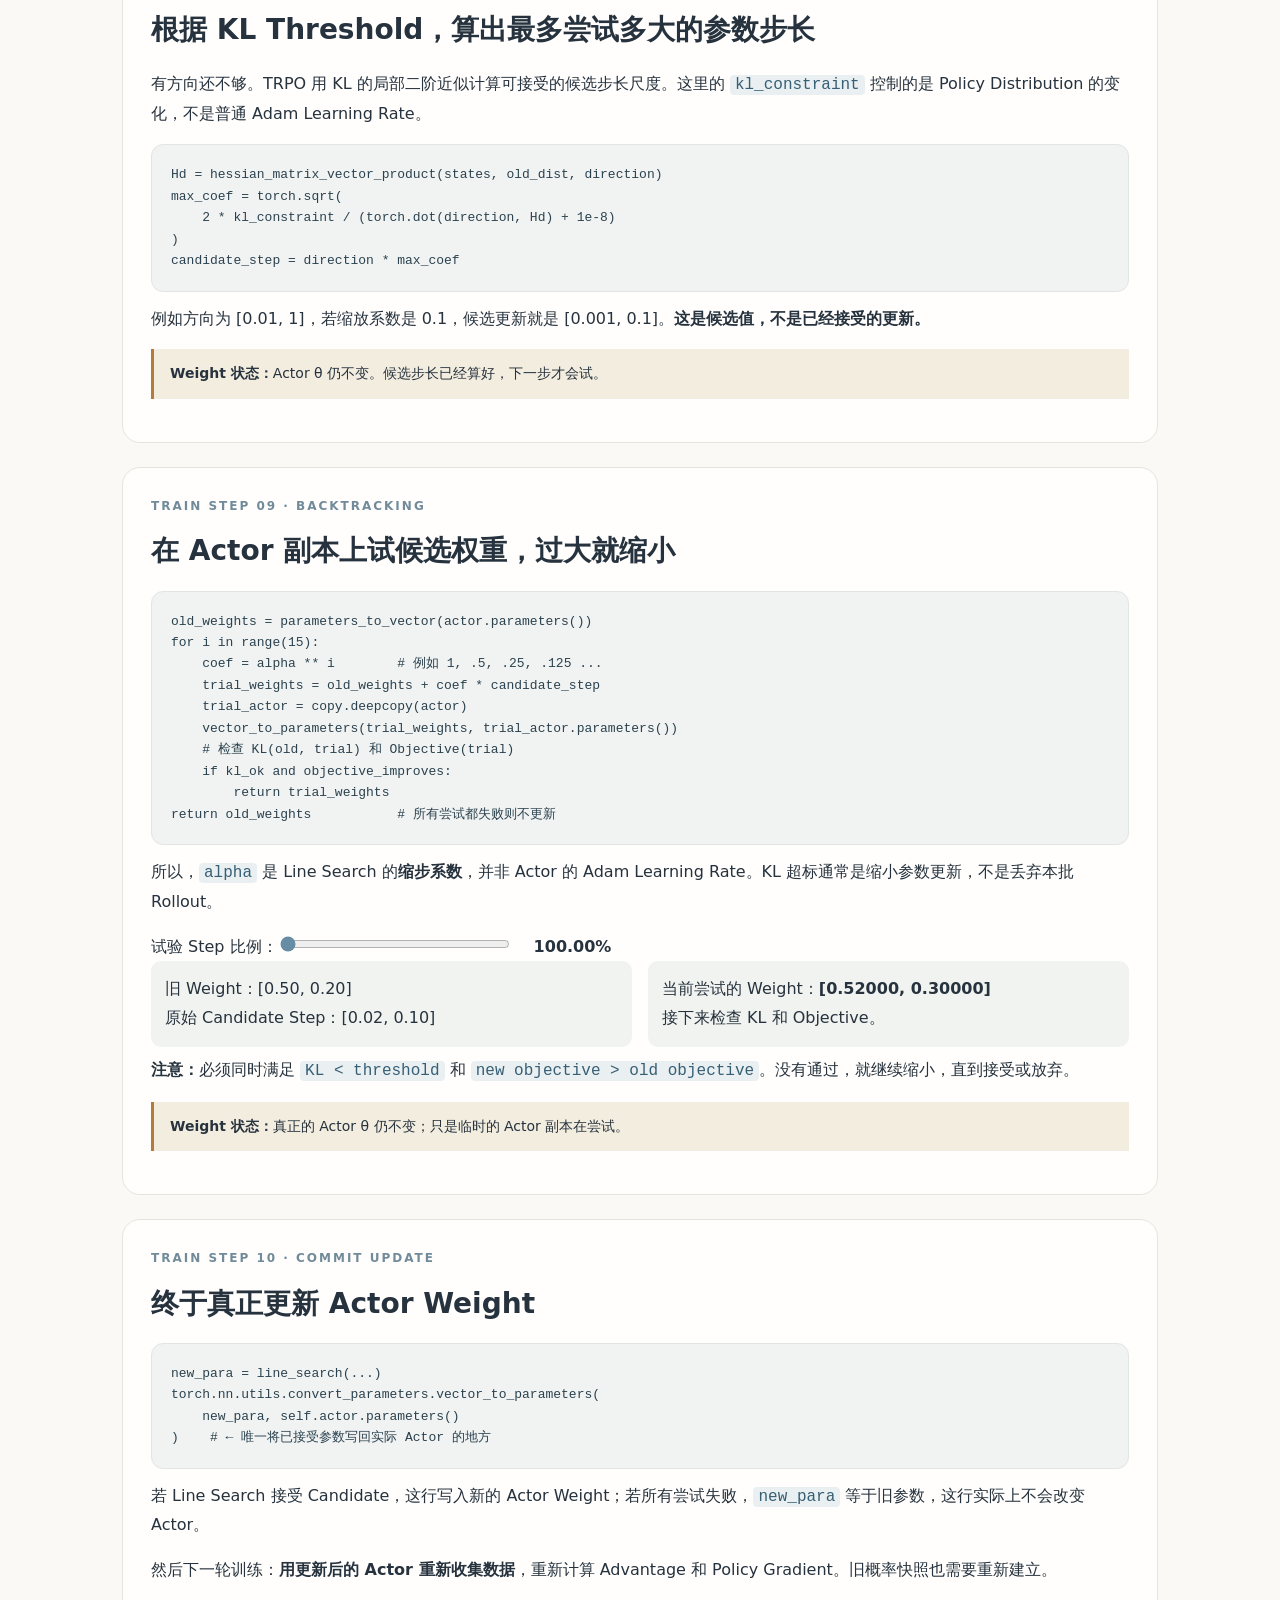
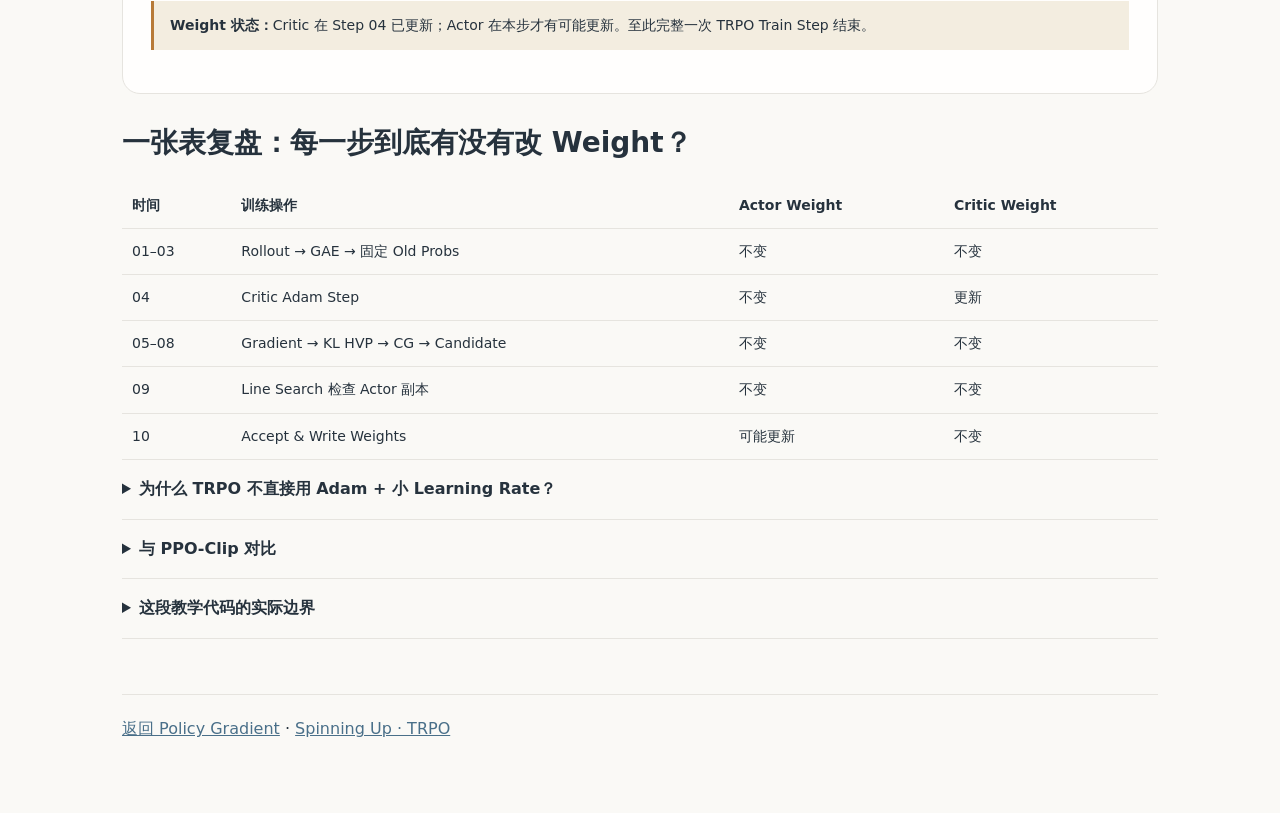
<file: TRPO/index.html>
<!doctype html><html lang="zh-CN"><head><meta charset="utf-8"><meta name="viewport" content="width=device-width,initial-scale=1"><title>TRPO · 按训练步骤一步步学</title>
<style>
:root{--bg:#f4f3ed;--ink:#18352e;--line:#d4ddd3;--muted:#61736a;--accent:#177b5a}*{box-sizing:border-box}html{scroll-behavior:smooth}body{margin:0;background:var(--bg);color:var(--ink);font:16px/1.8 system-ui,-apple-system,"PingFang SC",sans-serif}header{border-bottom:1px solid var(--line);padding:17px 5%;display:flex;justify-content:space-between;gap:15px}a{color:var(--accent)}main{max-width:1080px;margin:auto;padding:40px 22px 80px}h1{font-size:clamp(36px,5vw,60px);line-height:1.2;margin:12px 0}h2{font-size:28px;margin:0 0 14px}h3{font-size:19px;margin:24px 0 8px}p{margin:9px 0 16px}.lead{font-size:19px;color:var(--muted)}.eyebrow{font-size:12px;letter-spacing:2px;color:var(--accent);font-weight:700}.step{scroll-margin-top:24px;background:#fffefa;border:1px solid var(--line);border-radius:18px;padding:28px;margin:24px 0}.step>.eyebrow{margin-bottom:9px}.data{background:#eaf1e9;padding:13px 17px;border-radius:10px;margin:15px 0}.status{background:#f3ede0;border-left:3px solid #b77a38;padding:12px 16px;margin:15px 0;font-size:14px}.row{display:flex;gap:22px;flex-wrap:wrap;align-items:center}.grid{display:grid;grid-template-columns:1fr 1fr;gap:16px}.mini{background:#eaf1e9;padding:14px;border-radius:10px}pre{background:#132b24;color:#d6eadd;padding:19px;border-radius:12px;overflow:auto;font:13px/1.65 ui-monospace,monospace}code{background:#e9efea;border-radius:4px;padding:1px 5px}pre code{background:transparent;padding:0}table{border-collapse:collapse;width:100%;font-size:14px}td,th{padding:10px;text-align:left;border-bottom:1px solid var(--line)}input[type=range]{accent-color:var(--accent);width:230px}nav{display:flex;gap:12px;flex-wrap:wrap}nav a{text-decoration:none;font-size:13px}details{padding:15px 0;border-bottom:1px solid var(--line)}summary{font-weight:700;cursor:pointer}footer{border-top:1px solid var(--line);margin-top:55px;padding-top:20px}button{background:var(--ink);color:white;border:0;padding:9px 16px;border-radius:8px;cursor:pointer}.toc a{display:inline-block;margin:3px 12px 3px 0}.small{font-size:14px;color:var(--muted)}@media(max-width:680px){main{padding:25px 14px}.grid{grid-template-columns:1fr}.step{padding:19px}header{padding:12px}}
.algomap{margin:24px 0;padding:23px;background:#fffefa;border:1px solid #d4ddd3;border-radius:18px;color:#18352e}.algomap h2{margin:0 0 15px}.algomap .node{background:#eaf1e9;border:1px solid #bbd1c2;border-radius:10px;padding:11px 14px;text-align:center;font-weight:650}.algomap .node small{display:block;font-weight:400;color:#61736a}.algomap .arr{text-align:center;color:#177b5a;font-size:22px;line-height:1.5}.algomap .branch{display:grid;grid-template-columns:1fr 1fr;gap:14px}.algomap .actor{border-color:#2687bc;background:#eaf3fa}.algomap .critic{border-color:#8a73ba;background:#f1ecfa}.algomap .kl{border-color:#ce9656;background:#fbf0dc}.algomap .new{background:#def1e7;border-color:#177b5a}.algomap .tiny{font-size:13px;color:#61736a}.algomap .navlink{text-align:center;margin-top:15px}@media(max-width:600px){.algomap .branch{grid-template-columns:1fr}.algomap{padding:13px}}
/* LLMExp editorial palette. Keep the lesson diagrams and their semantics intact. */
:root{--bg:#faf9f6;--ink:#26323d;--muted:#64717d;--line:#e6e4df;--accent:#496f89;--green:#496f89;--paper:#fffefd;--bg-soft:#f3f2ee;--fg:#26323d;--fg-soft:#64717d;--accent-soft:#eaf0f1}
body{background:#faf9f6;color:#26323d;font-family:ui-sans-serif,system-ui,-apple-system,BlinkMacSystemFont,"Segoe UI","PingFang SC",sans-serif}
header{background:#faf9f6!important;color:#26323d!important;border-bottom:1px solid #e6e4df!important;box-shadow:none!important}
header a,header nav a{color:#496f89!important;text-decoration:none}
header a:hover,header nav a:hover{color:#26323d!important}
a{color:#496f89}a:hover{color:#355b71}
h1,h2,h3{color:#26323d}
.eyebrow{color:#718b9a}
.lead,.intro,.muted,small{color:#64717d}
.step,.card,.column,.algomap{background:#fffefd;border-color:#e6e4df;box-shadow:none}
.mini,.data,.flow{background:#f1f3f1}
button{box-shadow:none}
button:focus-visible,a:focus-visible,input:focus-visible{outline:2px solid #688ea5;outline-offset:3px}
pre{background:#f1f3f3;color:#2b424e;border:1px solid #e1e5e4;box-shadow:none}
pre code{color:inherit}
code:not(pre code){background:#eaf0f1;color:#365f75}
input[type=range]{accent-color:#668da4}
::selection{background:#dae8ec;color:#26323d}

.llmexp-nav{display:flex;align-items:center;justify-content:space-between;gap:16px;flex-wrap:wrap;max-width:1100px;margin:0 auto;padding:13px 22px;border-bottom:1px solid #e6e4df;font:13px/1.4 ui-sans-serif,system-ui,sans-serif}.llmexp-nav .llmexp-home{font-weight:760;font-size:18px;text-decoration:none;color:#26323d}.llmexp-home span{color:#688da5}.llmexp-nav nav{display:flex;gap:22px}.llmexp-nav nav a{color:#687783;text-decoration:none;font-size:13px;margin:0}.llmexp-nav nav a[aria-current=page]{color:#26323d;font-weight:650}@media(max-width:500px){.llmexp-nav{padding:11px 15px}.llmexp-nav nav{gap:12px}}
</style><!-- Cloudflare Web Analytics --><script type='module' src='https://static.cloudflareinsights.com/beacon.min.js' data-cf-beacon='{"token": "473e449cb38c4c8e9a7092ccba2610f5"}'></script><!-- End Cloudflare Web Analytics --></head><body><div class="llmexp-nav" aria-label="LLMExp site navigation"><a class="llmexp-home" href="/">LLM<span>Exp</span></a><nav aria-label="Site"><a href="/blog/">Writing</a><a href="/labs/" aria-current="page">Labs</a><a href="/about/">About</a></nav></div><header><b>RL / TRPO · Train Step</b><nav><a href="/">首页</a><a href="/PolicyGradient/">Policy Gradient</a></nav></header>
<main><section class="algomap" id="training-diagram"><h2>TRPO · 完整 Training Flowchart</h2><div class="node">① Old Actor（固定参数）→ 环境采样 Rollout<small>states, actions, rewards, old_action_dists, old_log_probs</small></div><div class="arr">↓</div><div class="node">② Critic Forward → TD Errors → GAE Advantage<small>先算 Advantage；不要求先 Critic Backward</small></div><div class="arr">↓</div><div class="branch"><div class="node critic">③ Critic Loss → Backward → Adam Step<small>更新 φ；通常可与 Actor 优化调换顺序</small></div><div class="node actor">④ Surrogate: IS(Current / Old) × Advantage<small>取得 Actor Gradient g</small></div></div><div class="arr">↓ Actor 分支</div><div class="node kl">⑤ KL(Old || Current) Hessian-vector product<small>描述策略变化的局部曲率；不是 Reference KL</small></div><div class="arr">↓</div><div class="node actor">⑥ Conjugate Gradient → Candidate Step</div><div class="arr">↓</div><div class="node kl">⑦ Backtracking Line Search<small>验证 KL ≤ δ 且 Surrogate Improvement &gt; 0；失败缩步</small></div><div class="arr">↓</div><div class="node new">⑧ 接受候选后写回 Actor 参数 θ；否则不更新</div><div class="arr">↻</div><div class="node">新 Actor 收集下一批 Rollout → 刷新 Old Policy</div><div class="navlink"><a href="/RLCompare/">与 PPO、GRPO 并排比较 →</a></div></section><div class="eyebrow">ONE UPDATE AT A TIME</div><h1>TRPO：沿着一次训练，<br>看 Weight 怎么更新。</h1><p class="lead">不先背算法公式。假设我们已经有一个 Actor 和一个 Critic，下面严格按照一次 <code>update(transition_dict)</code> 的执行顺序来讲：输入是什么、执行哪段代码、得到什么、哪些 Weight 真正变了。</p>
<div class="data"><b>先记住：</b>一轮 TRPO 中，Actor 只在最后接受候选参数时才真正更新。Critic 通过 Adam 单独更新。KL 不是决定丢不丢 Rollout，而是限制这轮 Actor 可以改变多少。</div>
<div class="toc"><b>本轮执行顺序：</b><br><a href="#step0">0. 初始网络</a><a href="#step1">1. Rollout</a><a href="#step2">2. TD & GAE</a><a href="#step3">3. 冻结旧概率</a><a href="#step4">4. Critic Adam</a><a href="#step5">5. Surrogate Gradient</a><a href="#step6">6. KL Hessian</a><a href="#step7">7. CG</a><a href="#step8">8. Candidate Step</a><a href="#step9">9. Line Search</a><a href="#step10">10. 写回 Actor</a></div>

<section class="step" id="step0"><div class="eyebrow">TRAIN STEP 00</div><h2>准备：两个网络，两个参数集合</h2>
<div class="grid"><div class="mini"><b>Actor θ</b><br>输入 State，输出所有 Action 的概率。例如 [0.6, 0.4]。负责采样 Action。</div><div class="mini"><b>Critic φ</b><br>输入 State，输出一个 Value。例如 4.0。负责估计未来 Return。</div></div>
<pre>self.actor = PolicyNet(...).to(device)
self.critic = ValueNet(...).to(device)
self.critic_optimizer = torch.optim.Adam(
    self.critic.parameters(), lr=critic_lr
)</pre>
<div class="status"><b>Weight 状态：</b>Actor θ 未更新；Critic φ 未更新。Actor 不使用 Adam，Critic 使用 Adam。</div></section>

<section class="step" id="step1"><div class="eyebrow">TRAIN STEP 01 · COLLECT</div><h2>旧 Actor 生成 Rollout</h2>
<p>在一轮采样中，Actor 参数暂时固定。每次拿到 State，用 <code>take_action()</code> 根据概率随机抽 Action；环境返回 Reward 和 Next State。</p>
<pre>probs = self.actor(state)               # 例如 [0.6, 0.4]
dist = torch.distributions.Categorical(probs)
action = dist.sample()                  # 比如采到 Action 0
# environment.step(action) -> reward, next_state, done</pre>
<p>收集完得到 <code>states, actions, rewards, next_states, dones</code>。<b>不是每个 token/step 都立刻更新 Actor</b>，而是先完成这批 Rollout。</p>
<div class="status"><b>Weight 状态：</b>Actor θ 不变；Critic φ 不变。输出是一批 Transition 数据。</div></section>

<section class="step" id="step2"><div class="eyebrow">TRAIN STEP 02 · ADVANTAGE</div><h2>用 Critic 计算 TD Error，再用 GAE 得到 Advantage</h2>
<p>训练需要区分“某个 Action 是否比平均表现更好”。Critic 提供 Value 预测；Reward 加上下一状态 Value 构成 TD Target，再减去当前 Value 得到 TD Error。</p>
<pre>td_target = rewards + gamma * critic(next_states) * (1 - dones)
td_delta = td_target - critic(states)
advantage = compute_advantage(gamma, lmbda, td_delta.cpu())</pre>
<p>例如当前奖励 1、下一状态预测 5、当前状态预测 4、γ=0.9，则 TD Error = 1 + 0.9×5 − 4 = <b>1.5</b>。</p>
<div class="data"><b>GAE 的 λ 干什么？</b>决定 Advantage 有多大程度依赖更远的实际 TD Error，而不是在近期就使用 Critic 预测。γ 定义长期 Reward 折扣，不能简单用小 γ 替代 λ。</div>
<div class="row"><label for="lam">调整 λ：<input id="lam" type="range" min="0" max="1" step=".05" value=".95"></label><b id="lamText"></b></div>
<p>假设 TD Errors 为 [1, 2, 3]、γ=0.9，则第 0 步的 GAE Advantage 为 <b id="gaeText"></b>。</p>
<div class="status"><b>Weight 状态：</b>两个网络仍未更新。我们只是获得固定的 Advantage 数值，后面 Actor 不会反向传播更新 Critic。</div></section>

<section class="step" id="step3"><div class="eyebrow">TRAIN STEP 03 · SNAPSHOT</div><h2>保存 Old Policy 概率</h2>
<p>Rollout 是旧 Actor 采集的，因此我们必须把旧概率留住。后面 Candidate Actor 变了，分母仍然不变。</p>
<pre>old_action_dists = Categorical(
    probs=self.actor(states).detach()
)
old_log_probs = old_action_dists.log_prob(
    actions.squeeze(1)
).unsqueeze(1)</pre>
<table><thead><tr><th>变量</th><th>实际存什么</th><th>后面在哪里用</th></tr></thead><tbody><tr><td>old_log_probs</td><td>每个采样 Action 对应的 log probability</td><td>Importance Ratio</td></tr><tr><td>old_action_dists</td><td>每个 State 下所有 Action 的概率</td><td>KL</td></tr></tbody></table>
<div class="status"><b>Weight 状态：</b>Actor 和 Critic 均未变。<code>detach()</code> 只是阻断旧概率的计算图，不是更新网络。</div></section>

<section class="step" id="step4"><div class="eyebrow">TRAIN STEP 04 · CRITIC UPDATE</div><h2>Critic 先用 Adam 更新一次</h2>
<p>Critic 预测的 Value 与 TD Target 比较，MSE Loss 通过 Backpropagation 更新 Critic 参数。你给的实现是在完成 Advantage 估计后才执行这一段，因此本批次 Advantage 已经固定。</p>
<pre>critic_loss = F.mse_loss(critic(states), td_target.detach())
critic_optimizer.zero_grad()
critic_loss.backward()
critic_optimizer.step()       # ← 这行真正修改 Critic φ</pre>
<div class="status"><b>Weight 状态：</b><b>Critic φ 已更新</b>；Actor θ 还没有更新。后续 TRPO 处理的是 Actor。</div></section>

<section class="step" id="step5"><div class="eyebrow">TRAIN STEP 05 · POLICY GRADIENT</div><h2>计算 Surrogate Objective 和 Actor Gradient</h2>
<p>现在使用固定的 Rollout Actions、Advantage 和旧概率，重新查询当前 Actor 对这些 Actions 的概率。</p>
<pre>log_probs = torch.log(actor(states).gather(1, actions))
ratio = torch.exp(log_probs - old_log_probs)
surrogate_obj = (ratio * advantage.detach()).mean()
grads = torch.autograd.grad(surrogate_obj, actor.parameters())
g = torch.cat([x.reshape(-1) for x in grads]).detach()</pre>
<p><b>关键疑问：Actor 还没更新，Ratio 不就是 1 吗？</b>是的。初始时新旧概率相等，所以 Ratio 的<b>当前数值</b>是 1。但它仍然是参数 θ 的函数，我们求的是“如果稍微改变 θ，Ratio 会怎么变化”。其导数通常非零。</p>
<p>Advantage 为正，梯度倾向于增加被采样 Action 的概率；Advantage 为负，则倾向降低。由于网络参数共享，最终各 Action 的概率变化并不是独立的。</p>
<div class="status"><b>Weight 状态：</b>Actor θ 仍不变。<code>autograd.grad()</code> 只返回 Gradient，不是 <code>optimizer.step()</code>。</div></section>

<section class="step" id="step6"><div class="eyebrow">TRAIN STEP 06 · KL CURVATURE</div><h2>通过 KL 的二阶信息，判断哪些 Weight 更敏感</h2>
<p>如果两个 Weight 有相同的原始 Gradient，一个 Weight 轻微改变就会让输出概率跳很大，另一个却不会。TRPO 不希望一视同仁。它使用 KL Hessian 描述这种敏感程度。</p>
<pre>new_action_dists = Categorical(self.actor(states))
kl = kl_divergence(old_action_dists, new_action_dists).mean()
kl_grad = torch.autograd.grad(
    kl, self.actor.parameters(), create_graph=True
)
flat = torch.cat([v.reshape(-1) for v in kl_grad])
scalar = torch.dot(flat, vector)
Hv = torch.autograd.grad(scalar, self.actor.parameters())</pre>
<p><b>KL 此时也是 0，为什么还可以用？</b>因为 TRPO 用的是 KL 的<b>二阶导数</b>。例如函数 x² 在 x=0 时数值和一阶导都为 0，但二阶导等于 2。</p>
<div class="data">不用存下完整 Hessian 矩阵。只需输入一个向量 v，计算 H 与 v 的乘积（Hessian-vector Product），就能供下一步 CG 使用。</div>
<div class="status"><b>Weight 状态：</b>Actor θ 不变，只计算 KL 对 Weight 变化的局部敏感程度。</div></section>

<section class="step" id="step7"><div class="eyebrow">TRAIN STEP 07 · CG</div><h2>Conjugate Gradient 只负责找方向，不负责更新网络</h2>
<p>输入：刚才的 Policy Gradient g，以及能够执行 <code>H @ v</code> 的函数。CG 迭代求解 <code>H x = g</code>，最后返回一个经过 KL 曲率调整的方向 x。</p>
<div class="grid"><div class="mini"><b>普通 Gradient</b><br>g = [1, 1]</div><div class="mini"><b>假设 KL 曲率对角为 [100, 1]</b><br>CG 得到 x = [0.01, 1]</div></div>
<p>第一个参数对 Policy 变化非常敏感，因此即使原始 Gradient 相同，TRPO 给它更小的相对更新分量。</p>
<pre># 简化的调用逻辑
direction = conjugate_gradient(
    policy_gradient=g,
    matrix_vector_product=hessian_matrix_vector_product
)
# direction ≈ H^{-1} g
# 此时没有 Actor Weight Update</pre>
<p class="small">实际 CG 通过迭代 Residual、Search Direction 和 HVP 求解；实践中常对 Hessian 加 Damping，以防不稳定。</p>
<div class="status"><b>Weight 状态：</b>Actor θ 不变；我们现在只得到“沿哪个方向尝试更新”。</div></section>

<section class="step" id="step8"><div class="eyebrow">TRAIN STEP 08 · CANDIDATE STEP</div><h2>根据 KL Threshold，算出最多尝试多大的参数步长</h2>
<p>有方向还不够。TRPO 用 KL 的局部二阶近似计算可接受的候选步长尺度。这里的 <code>kl_constraint</code> 控制的是 Policy Distribution 的变化，不是普通 Adam Learning Rate。</p>
<pre>Hd = hessian_matrix_vector_product(states, old_dist, direction)
max_coef = torch.sqrt(
    2 * kl_constraint / (torch.dot(direction, Hd) + 1e-8)
)
candidate_step = direction * max_coef</pre>
<p>例如方向为 [0.01, 1]，若缩放系数是 0.1，候选更新就是 [0.001, 0.1]。<b>这是候选值，不是已经接受的更新。</b></p>
<div class="status"><b>Weight 状态：</b>Actor θ 仍不变。候选步长已经算好，下一步才会试。</div></section>

<section class="step" id="step9"><div class="eyebrow">TRAIN STEP 09 · BACKTRACKING</div><h2>在 Actor 副本上试候选权重，过大就缩小</h2>
<pre>old_weights = parameters_to_vector(actor.parameters())
for i in range(15):
    coef = alpha ** i        # 例如 1, .5, .25, .125 ...
    trial_weights = old_weights + coef * candidate_step
    trial_actor = copy.deepcopy(actor)
    vector_to_parameters(trial_weights, trial_actor.parameters())
    # 检查 KL(old, trial) 和 Objective(trial)
    if kl_ok and objective_improves:
        return trial_weights
return old_weights           # 所有尝试都失败则不更新</pre>
<p>所以，<code>alpha</code> 是 Line Search 的<b>缩步系数</b>，并非 Actor 的 Adam Learning Rate。KL 超标通常是缩小参数更新，不是丢弃本批 Rollout。</p>
<div class="row"><label>试验 Step 比例：<input id="stepSlider" type="range" min="0" max="4" step="1" value="0"></label><b id="stepPct"></b></div>
<div class="grid"><div class="mini">旧 Weight：[0.50, 0.20]<br>原始 Candidate Step：[0.02, 0.10]</div><div class="mini">当前尝试的 Weight：<strong id="trialWeights"></strong><br>接下来检查 KL 和 Objective。</div></div>
<p><b>注意：</b>必须同时满足 <code>KL &lt; threshold</code> 和 <code>new objective &gt; old objective</code>。没有通过，就继续缩小，直到接受或放弃。</p>
<div class="status"><b>Weight 状态：</b>真正的 Actor θ 仍不变；只是临时的 Actor 副本在尝试。</div></section>

<section class="step" id="step10"><div class="eyebrow">TRAIN STEP 10 · COMMIT UPDATE</div><h2>终于真正更新 Actor Weight</h2>
<pre>new_para = line_search(...)
torch.nn.utils.convert_parameters.vector_to_parameters(
    new_para, self.actor.parameters()
)    # ← 唯一将已接受参数写回实际 Actor 的地方</pre>
<p>若 Line Search 接受 Candidate，这行写入新的 Actor Weight；若所有尝试失败，<code>new_para</code> 等于旧参数，这行实际上不会改变 Actor。</p>
<p>然后下一轮训练：<b>用更新后的 Actor 重新收集数据</b>，重新计算 Advantage 和 Policy Gradient。旧概率快照也需要重新建立。</p>
<div class="status"><b>Weight 状态：</b>Critic 在 Step 04 已更新；Actor 在本步才有可能更新。至此完整一次 TRPO Train Step 结束。</div></section>

<h2>一张表复盘：每一步到底有没有改 Weight？</h2><table><thead><tr><th>时间</th><th>训练操作</th><th>Actor Weight</th><th>Critic Weight</th></tr></thead><tbody>
<tr><td>01–03</td><td>Rollout → GAE → 固定 Old Probs</td><td>不变</td><td>不变</td></tr>
<tr><td>04</td><td>Critic Adam Step</td><td>不变</td><td>更新</td></tr>
<tr><td>05–08</td><td>Gradient → KL HVP → CG → Candidate</td><td>不变</td><td>不变</td></tr>
<tr><td>09</td><td>Line Search 检查 Actor 副本</td><td>不变</td><td>不变</td></tr>
<tr><td>10</td><td>Accept &amp; Write Weights</td><td>可能更新</td><td>不变</td></tr></tbody></table>
<details><summary>为什么 TRPO 不直接用 Adam + 小 Learning Rate？</summary><p>因为 Learning Rate 控制参数更新大小，而 Policy 的输出分布可能对不同参数有不同敏感度。TRPO 的 KL Hessian 调整方向，KL Threshold 缩放步长，Line Search 检查实际 KL 与 Surrogate Improvement。Adam 本身没有这个约束。</p></details>
<details><summary>与 PPO-Clip 对比</summary><p>PPO-Clip 通常利用 clipped probability-ratio objective，并使用 Adam 更新 Actor；可以附加 KL early stopping。TRPO 显式优化带平均 KL 约束的 surrogate，使用二阶局部近似、CG 和 Line Search。PPO 的 clip 并不等于严格 KL 限制。</p></details>
<details><summary>这段教学代码的实际边界</summary><p>GAE 应在真正的 Episode 结束处重置；超时截断与终止要分清。CG 通常需要 Hessian Damping 和数值保护。训练时应保存 Old Policy Snapshot，并确保采样期间参数固定。有限样本的 Surrogate 改善不等于保证真实 Return 一定提高。</p></details>
<footer><a href="/PolicyGradient/">返回 Policy Gradient</a> · <a href="https://spinningup.openai.com/en/latest/algorithms/trpo.html">Spinning Up · TRPO</a></footer></main>
<script>
const lam=document.getElementById('lam'),step=document.getElementById('stepSlider');
function refresh(){
const l=Number(lam.value),c=.9*l;
document.getElementById('lamText').textContent=l.toFixed(2);
document.getElementById('gaeText').textContent=(1+2*c+3*c*c).toFixed(4);
const frac=Math.pow(.5,Number(step.value));
document.getElementById('stepPct').textContent=(100*frac).toFixed(2)+'%';
document.getElementById('trialWeights').textContent='['+(.5+.02*frac).toFixed(5)+', '+(.2+.1*frac).toFixed(5)+']';
}lam.addEventListener('input',refresh);step.addEventListener('input',refresh);refresh();
</script></body></html>
</file>
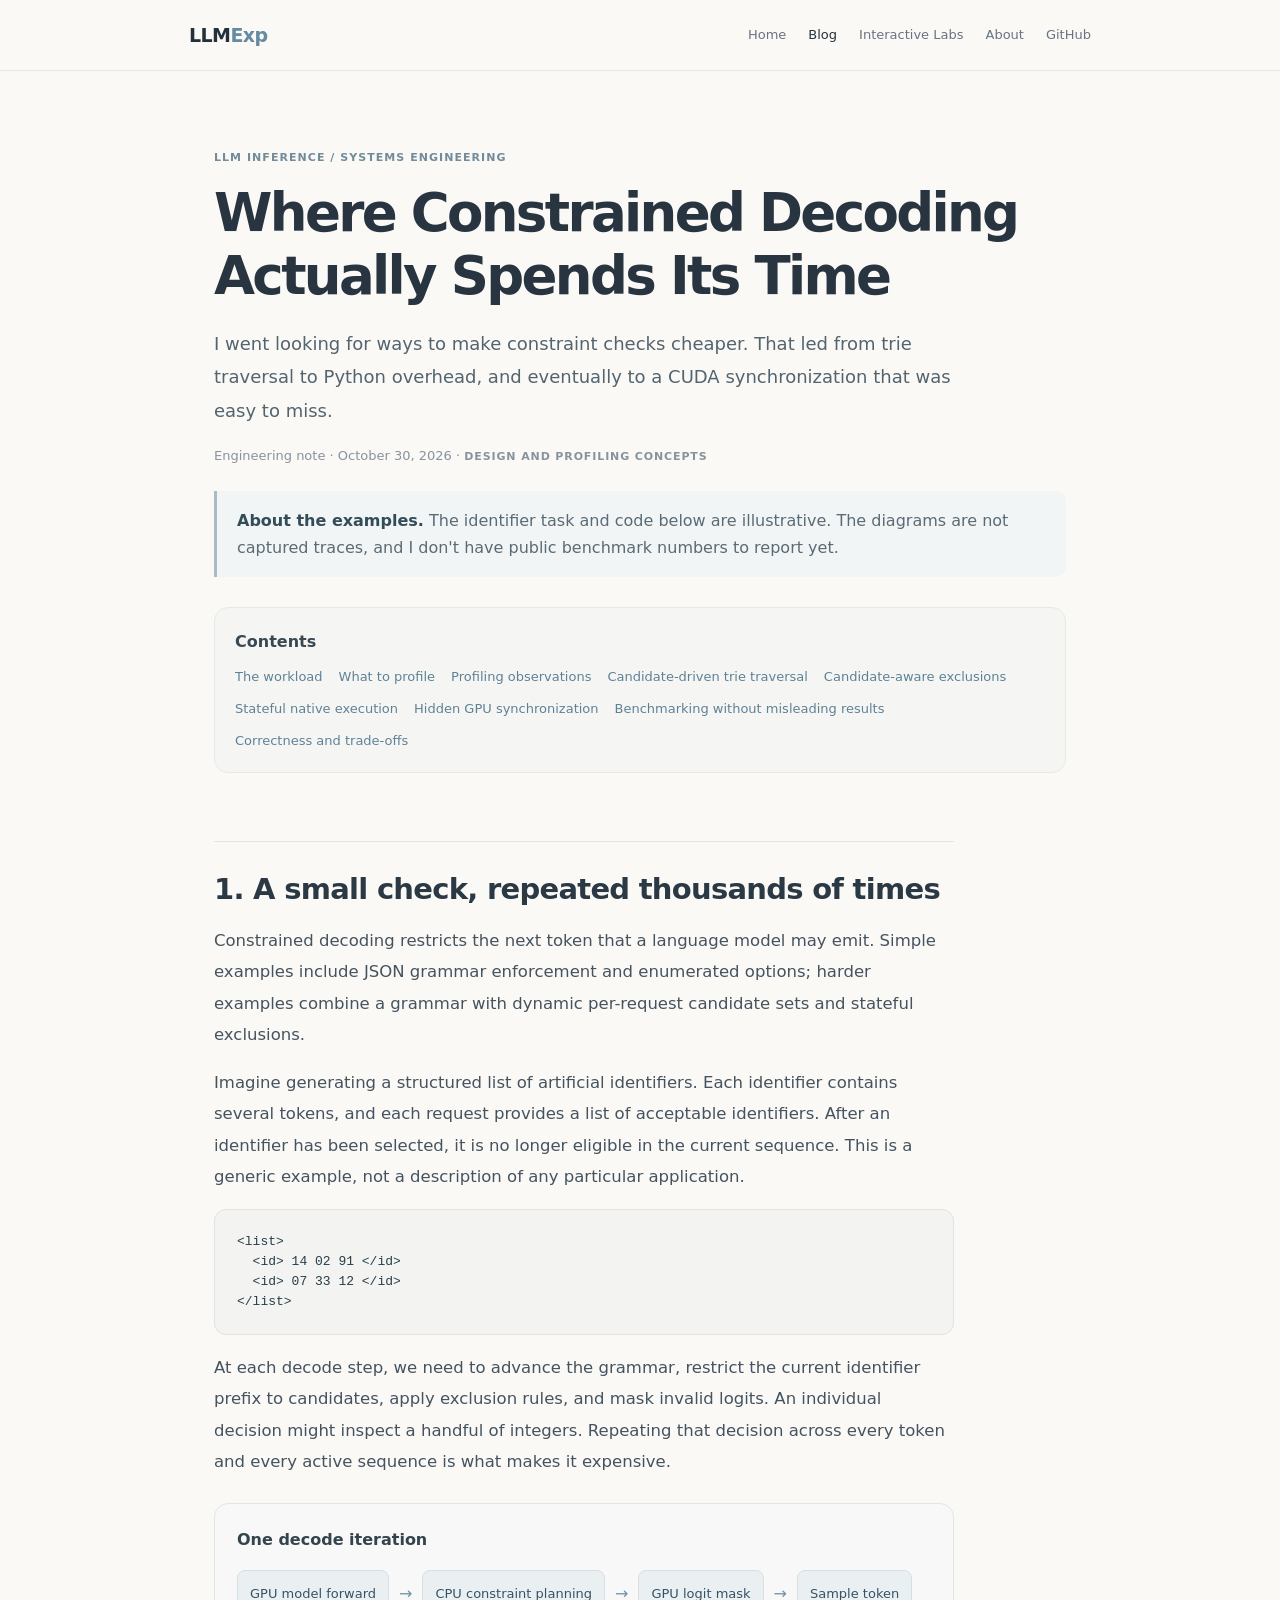
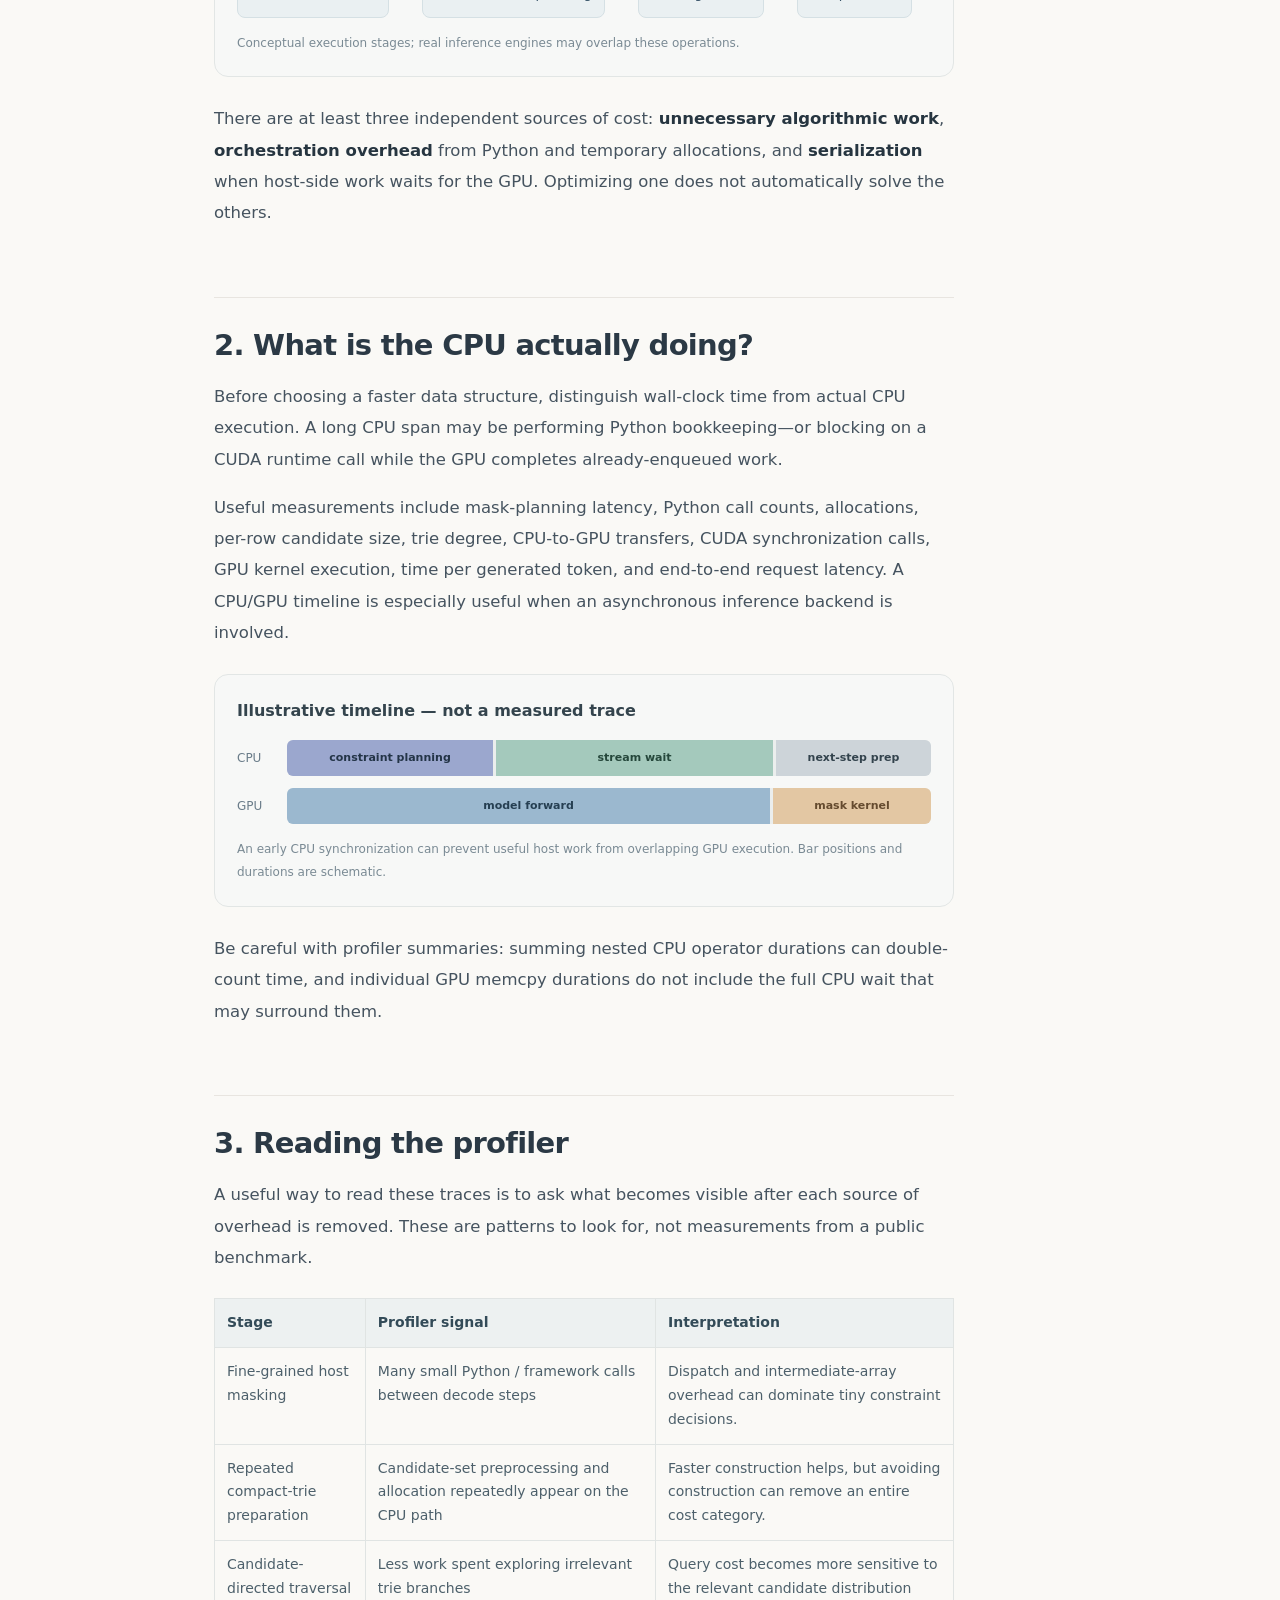
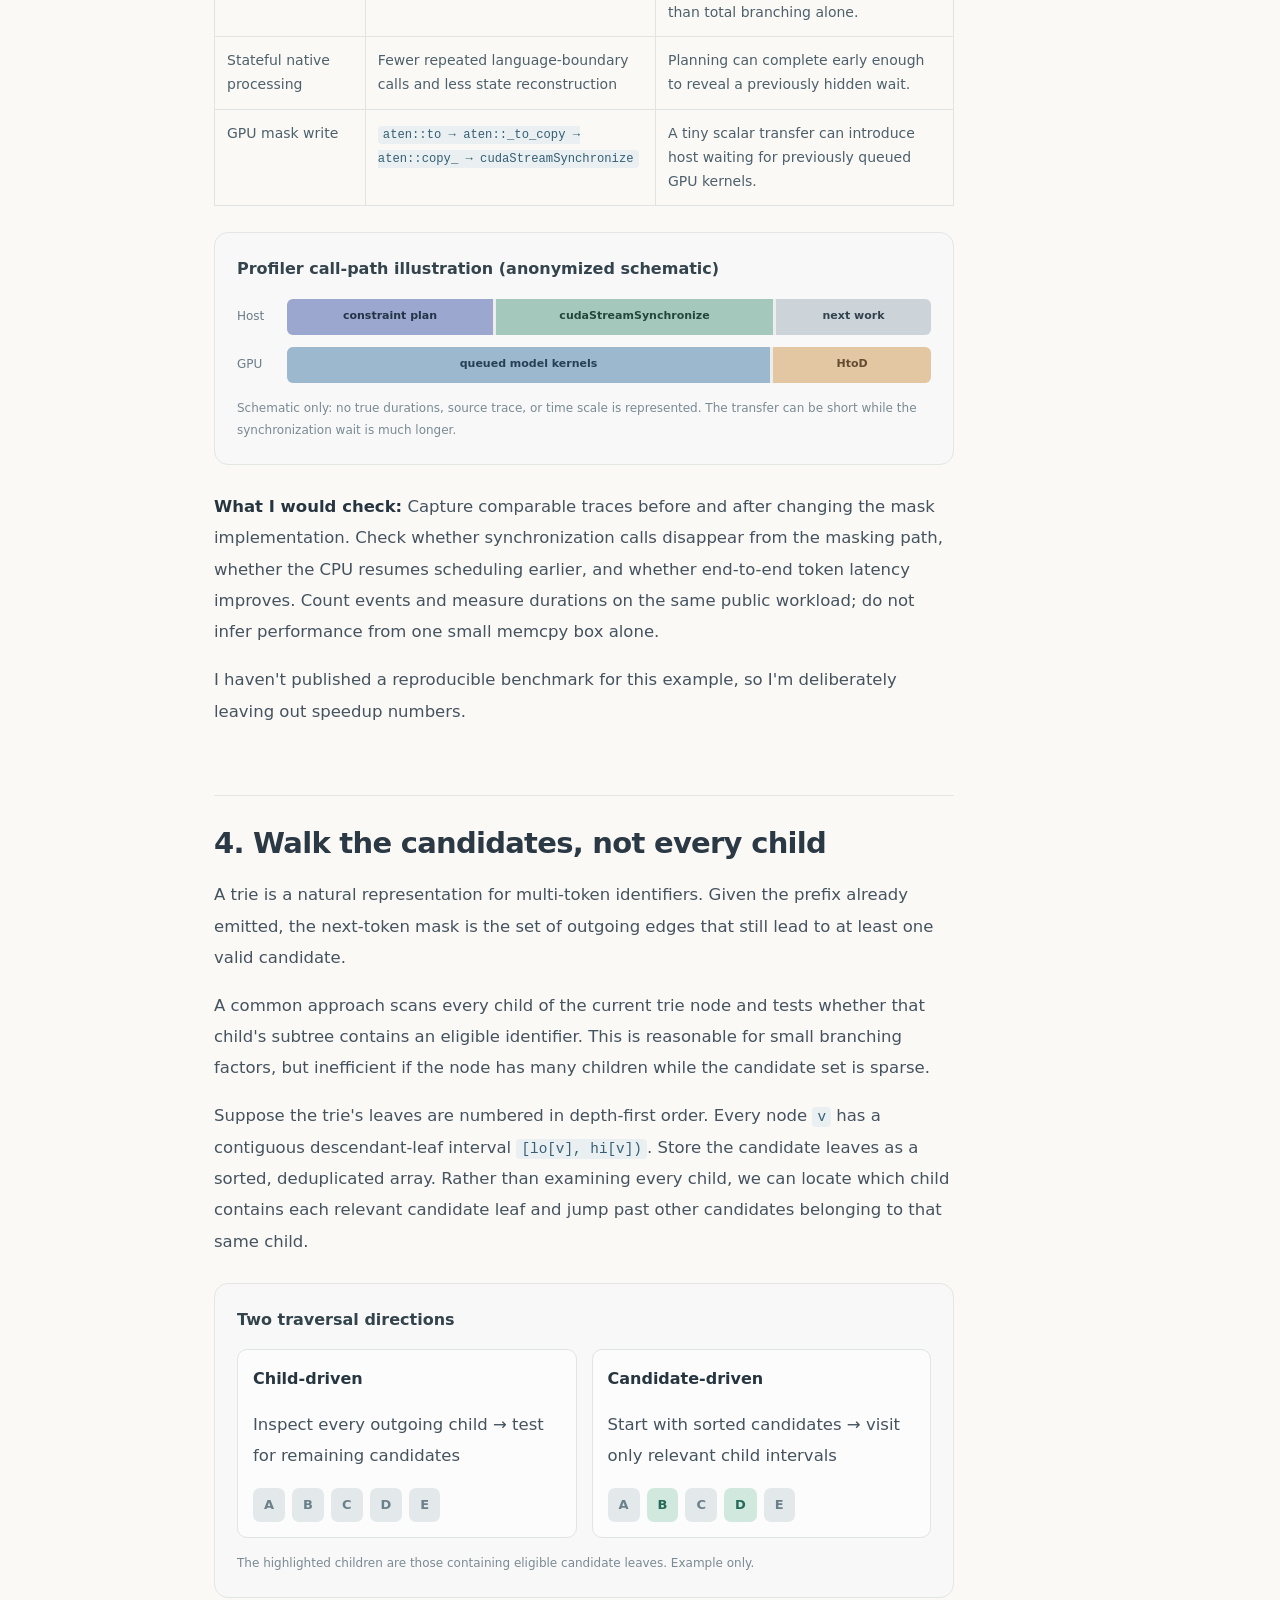
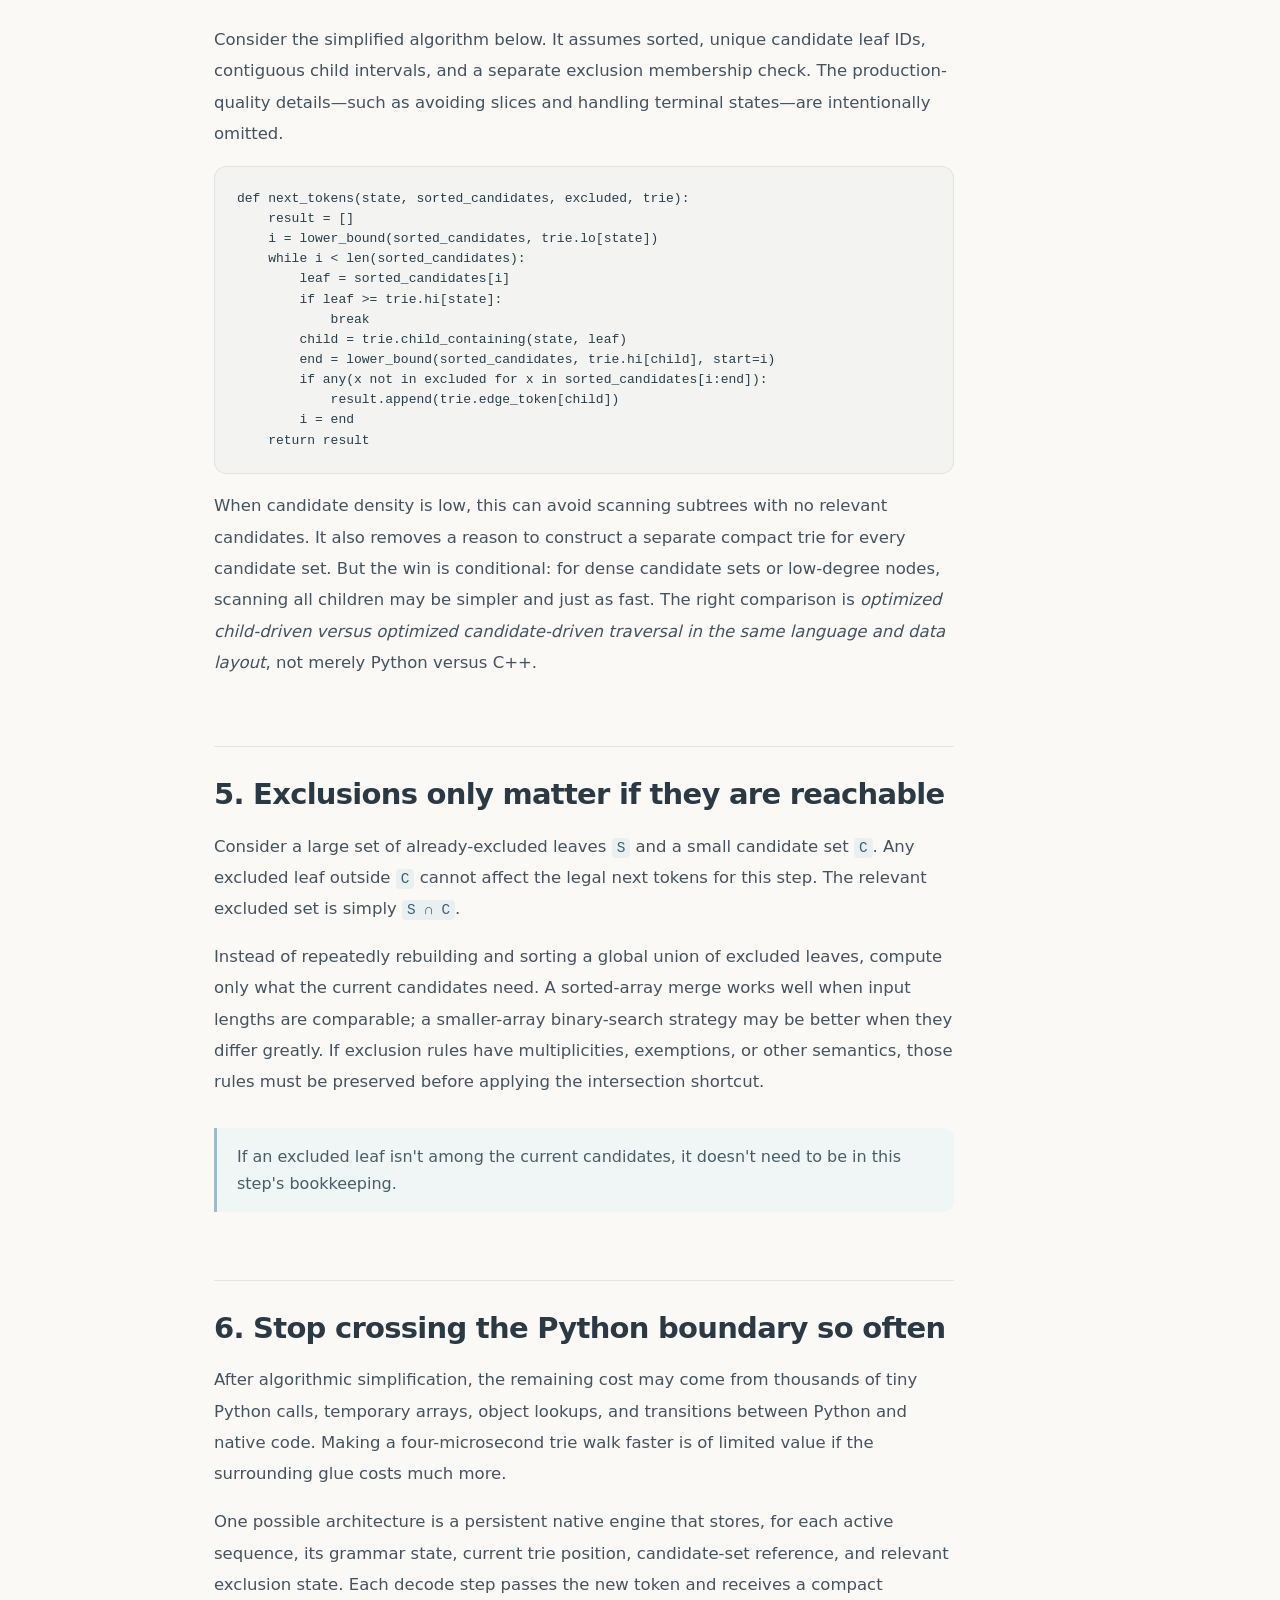
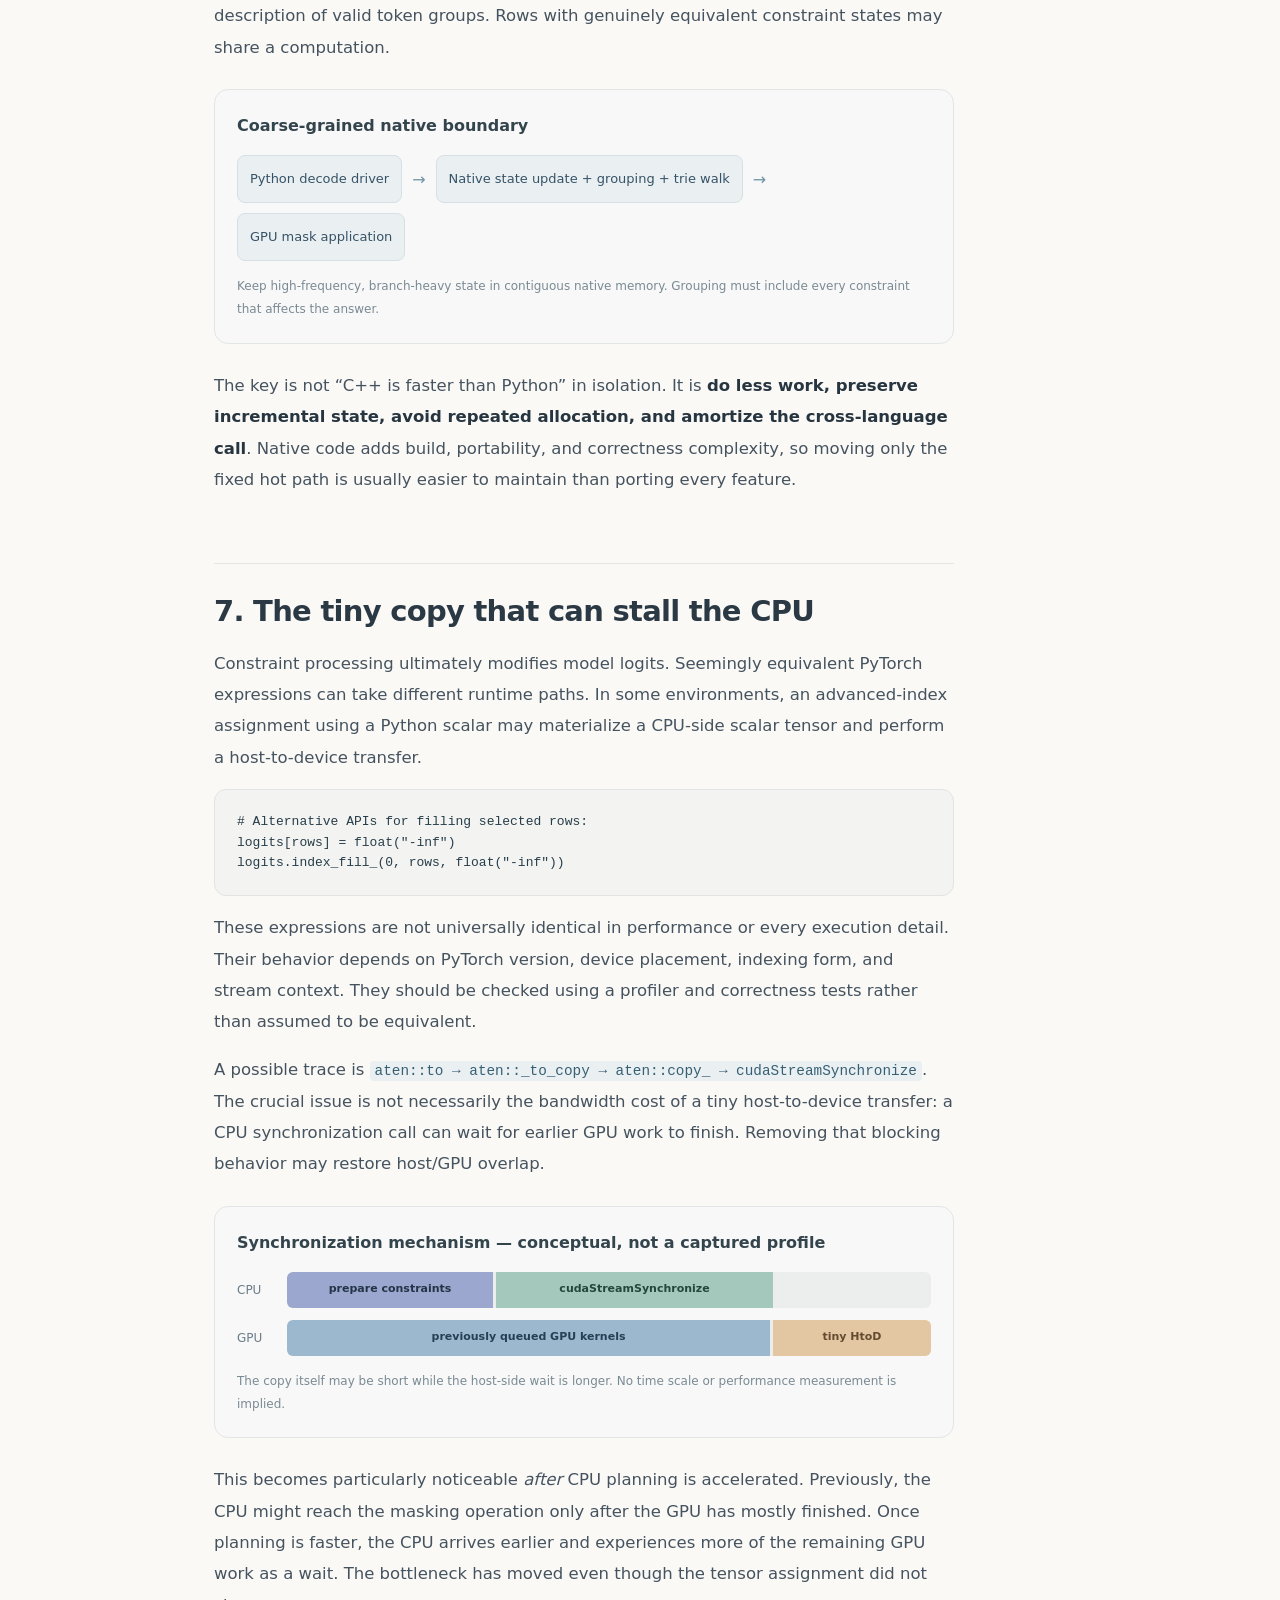
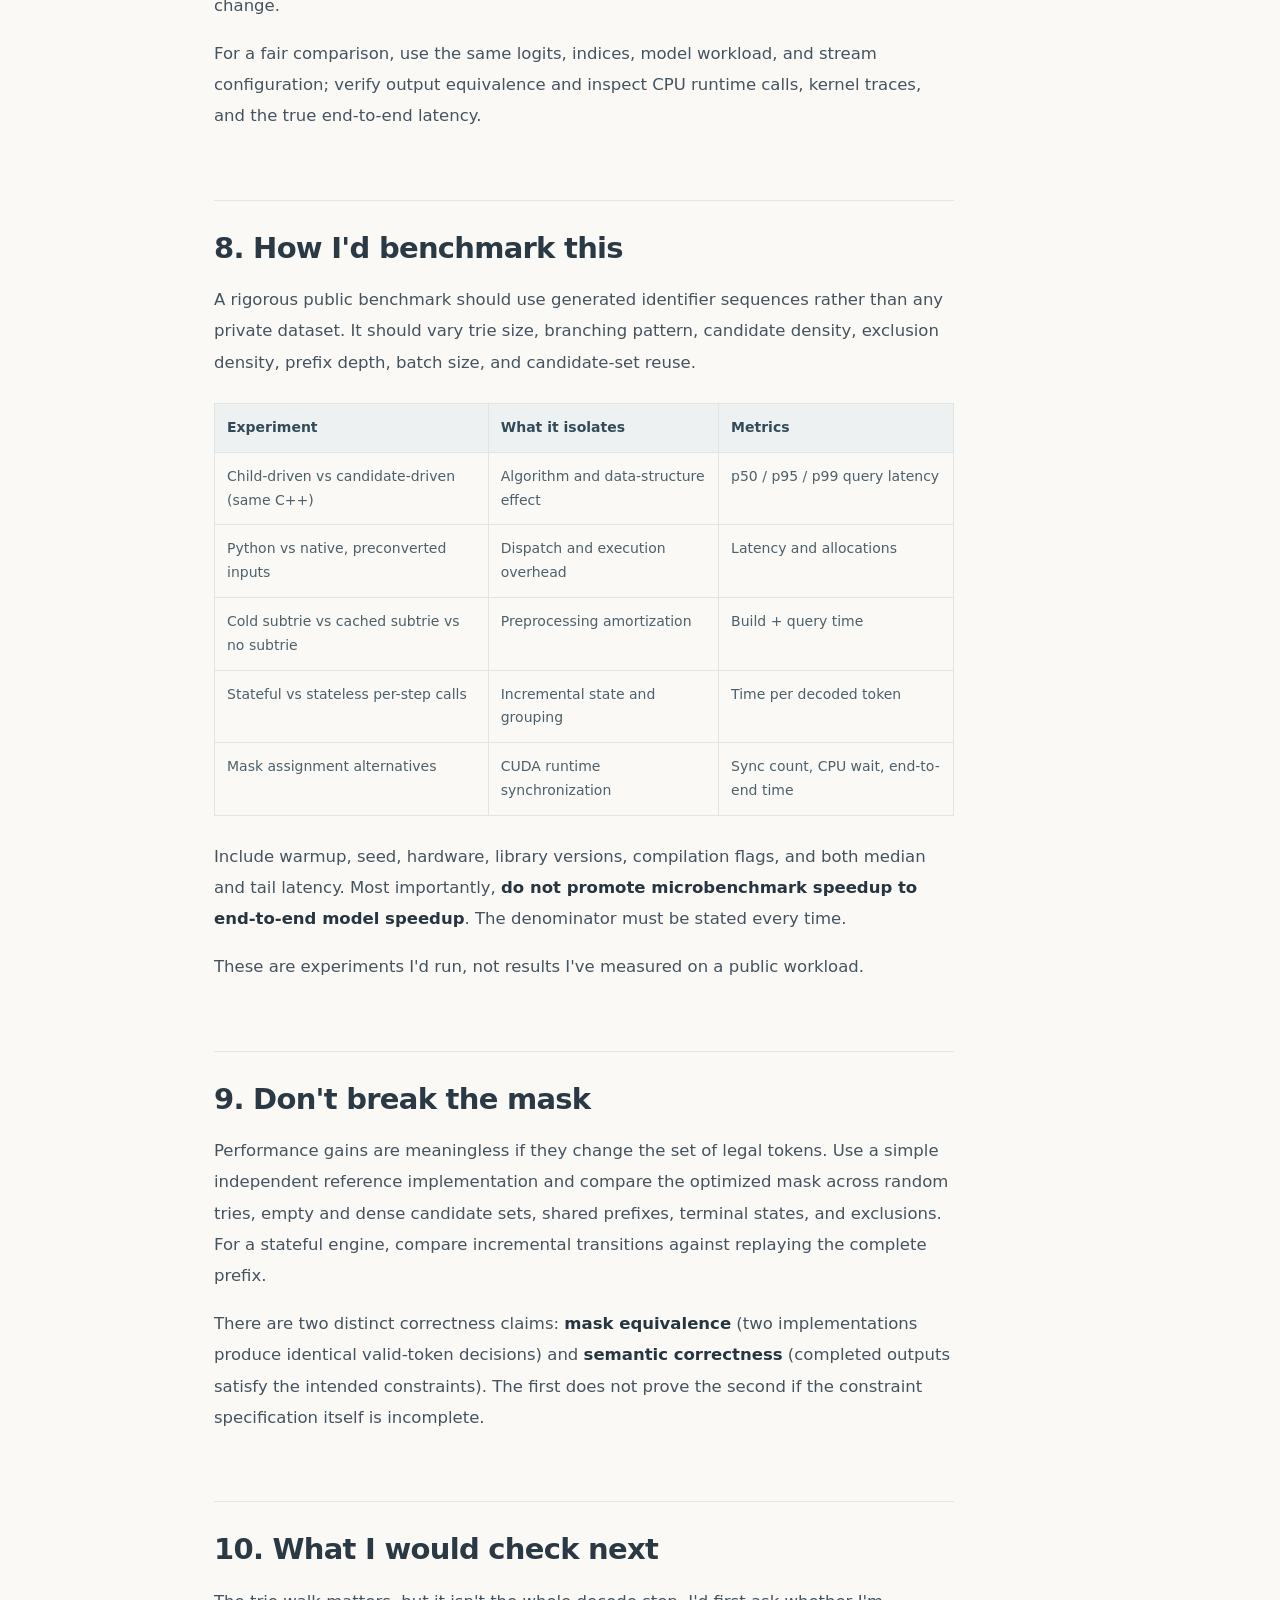
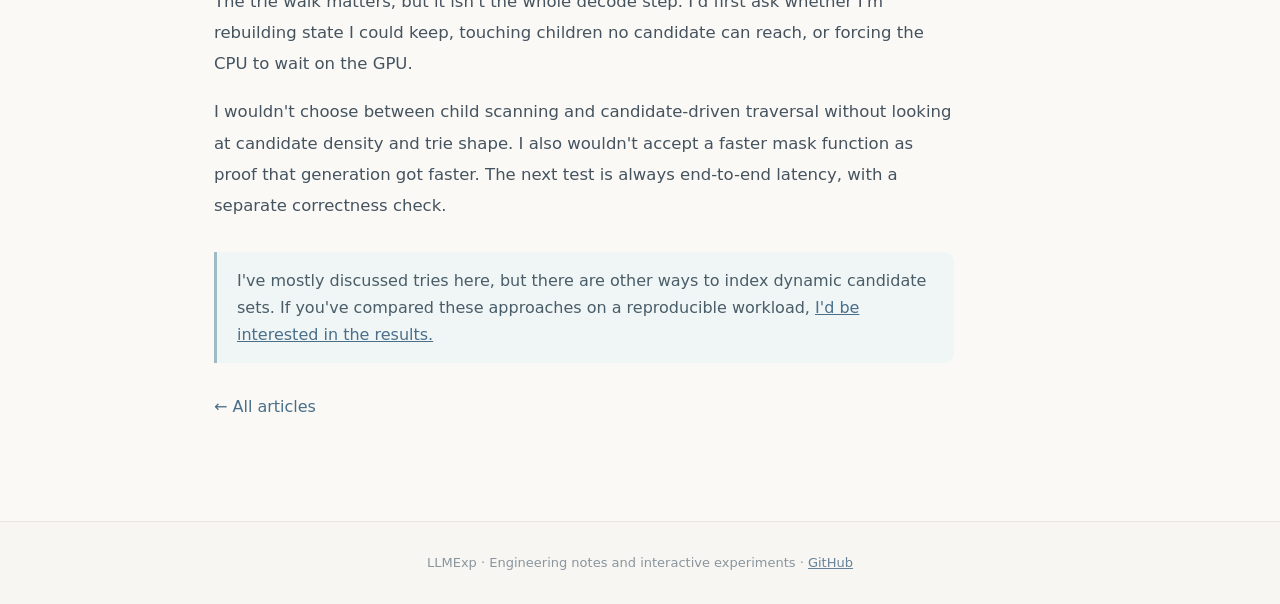
<file: blog/optimizing-constrained-decoding/index.html>
<!doctype html><html lang="en"><head><meta charset="utf-8"><meta name="viewport" content="width=device-width,initial-scale=1"><title>Where Constrained Decoding Actually Spends Its Time · LLMExp</title><meta name="description" content="A systems engineering guide to constrained decoding performance: candidate-driven trie traversal, exclusion filtering, native batching, and hidden CUDA synchronization."><meta property="og:type" content="article"><meta property="og:title" content="Where Constrained Decoding Actually Spends Its Time"><meta property="og:description" content="Profiling-driven techniques for faster constrained generation, with implementation trade-offs and a reproducible benchmark plan."><meta property="og:url" content="https://zerograd-x.github.io/blog/optimizing-constrained-decoding/"><link rel="canonical" href="https://zerograd-x.github.io/blog/optimizing-constrained-decoding/"><link rel="stylesheet" href="/assets/site.css"><meta name="robots" content="index,follow"><!-- Cloudflare Web Analytics --><script type='module' src='https://static.cloudflareinsights.com/beacon.min.js' data-cf-beacon='{"token": "473e449cb38c4c8e9a7092ccba2610f5"}'></script><!-- End Cloudflare Web Analytics --><link rel="alternate" type="application/rss+xml" title="LLMExp RSS" href="/feed.xml"><script type="application/ld+json">{"@context":"https://schema.org","@type":"BlogPosting","headline":"Where Constrained Decoding Actually Spends Its Time","description":"A systems engineering guide to constrained decoding performance: candidate-driven trie traversal, candidate-aware exclusion, stateful native execution, and CUDA synchronization.","datePublished":"2026-10-30","inLanguage":"en","mainEntityOfPage":{"@type":"WebPage","@id":"https://zerograd-x.github.io/blog/optimizing-constrained-decoding/"},"publisher":{"@type":"Organization","name":"LLMExp","url":"https://zerograd-x.github.io/"},"isAccessibleForFree":true}</script></head><body class="editorial-light">
<header><div class="nav"><a class="brand" href="/">LLM<span>Exp</span></a><nav aria-label="Main navigation"><a href="/">Home</a><a href="/blog/" aria-current="page">Blog</a><a href="/labs/">Interactive Labs</a><a href="/about/">About</a><a href="https://github.com/zerograd-x/zerograd-x.github.io">GitHub</a></nav></div></header>
<main class="article-shell"><p class="eyebrow">LLM Inference / Systems Engineering</p><h1>Where Constrained Decoding Actually Spends Its Time</h1>
<p class="lead">I went looking for ways to make constraint checks cheaper. That led from trie traversal to Python overhead, and eventually to a CUDA synchronization that was easy to miss.</p>
<p class="meta">Engineering note · October 30, 2026 · <span class="tag">Design and profiling concepts</span></p>
<div class="article-notice"><strong>About the examples.</strong> The identifier task and code below are illustrative. The diagrams are not captured traces, and I don't have public benchmark numbers to report yet.</div>
<nav class="toc" aria-label="On this page"><strong>Contents</strong><a href="#problem">The workload</a><a href="#profile">What to profile</a><a href="#profiling-results">Profiling observations</a><a href="#trie">Candidate-driven trie traversal</a><a href="#exclusion">Candidate-aware exclusions</a><a href="#native">Stateful native execution</a><a href="#sync">Hidden GPU synchronization</a><a href="#benchmark">Benchmarking without misleading results</a><a href="#correctness">Correctness and trade-offs</a></nav>
<article class="article-body">
<h2 id="problem">1. A small check, repeated thousands of times</h2>
<p>Constrained decoding restricts the next token that a language model may emit. Simple examples include JSON grammar enforcement and enumerated options; harder examples combine a grammar with dynamic per-request candidate sets and stateful exclusions.</p>
<p>Imagine generating a structured list of artificial identifiers. Each identifier contains several tokens, and each request provides a list of acceptable identifiers. After an identifier has been selected, it is no longer eligible in the current sequence. This is a generic example, not a description of any particular application.</p>
<pre><code>&lt;list&gt;
  &lt;id&gt; 14 02 91 &lt;/id&gt;
  &lt;id&gt; 07 33 12 &lt;/id&gt;
&lt;/list&gt;</code></pre>
<p>At each decode step, we need to advance the grammar, restrict the current identifier prefix to candidates, apply exclusion rules, and mask invalid logits. An individual decision might inspect a handful of integers. Repeating that decision across every token and every active sequence is what makes it expensive.</p>
<div class="diagram"><div class="diag-heading">One decode iteration</div><div class="diag-flow"><div>GPU model forward</div><span>→</span><div>CPU constraint planning</div><span>→</span><div>GPU logit mask</div><span>→</span><div>Sample token</div></div><p class="diagram-caption">Conceptual execution stages; real inference engines may overlap these operations.</p></div>
<p>There are at least three independent sources of cost: <strong>unnecessary algorithmic work</strong>, <strong>orchestration overhead</strong> from Python and temporary allocations, and <strong>serialization</strong> when host-side work waits for the GPU. Optimizing one does not automatically solve the others.</p>

<h2 id="profile">2. What is the CPU actually doing?</h2>
<p>Before choosing a faster data structure, distinguish wall-clock time from actual CPU execution. A long CPU span may be performing Python bookkeeping—or blocking on a CUDA runtime call while the GPU completes already-enqueued work.</p>
<p>Useful measurements include mask-planning latency, Python call counts, allocations, per-row candidate size, trie degree, CPU-to-GPU transfers, CUDA synchronization calls, GPU kernel execution, time per generated token, and end-to-end request latency. A CPU/GPU timeline is especially useful when an asynchronous inference backend is involved.</p>
<div class="diagram"><div class="diag-heading">Illustrative timeline — not a measured trace</div><div class="trace-row"><span>CPU</span><div class="trace-track"><i class="trace-bar planning">constraint planning</i><i class="trace-bar waiting">stream wait</i><i class="trace-bar next">next-step prep</i></div></div><div class="trace-row"><span>GPU</span><div class="trace-track"><i class="trace-bar forward">model forward</i><i class="trace-bar mask">mask kernel</i></div></div><p class="diagram-caption">An early CPU synchronization can prevent useful host work from overlapping GPU execution. Bar positions and durations are schematic.</p></div>
<p>Be careful with profiler summaries: summing nested CPU operator durations can double-count time, and individual GPU memcpy durations do not include the full CPU wait that may surround them.</p>

<h2 id="profiling-results">3. Reading the profiler</h2>
<p>A useful way to read these traces is to ask what becomes visible after each source of overhead is removed. These are patterns to look for, not measurements from a public benchmark.</p>
<table class="bench-table"><thead><tr><th>Stage</th><th>Profiler signal</th><th>Interpretation</th></tr></thead><tbody>
<tr><td>Fine-grained host masking</td><td>Many small Python / framework calls between decode steps</td><td>Dispatch and intermediate-array overhead can dominate tiny constraint decisions.</td></tr>
<tr><td>Repeated compact-trie preparation</td><td>Candidate-set preprocessing and allocation repeatedly appear on the CPU path</td><td>Faster construction helps, but avoiding construction can remove an entire cost category.</td></tr>
<tr><td>Candidate-directed traversal</td><td>Less work spent exploring irrelevant trie branches</td><td>Query cost becomes more sensitive to the relevant candidate distribution than total branching alone.</td></tr>
<tr><td>Stateful native processing</td><td>Fewer repeated language-boundary calls and less state reconstruction</td><td>Planning can complete early enough to reveal a previously hidden wait.</td></tr>
<tr><td>GPU mask write</td><td><code>aten::to → aten::_to_copy → aten::copy_ → cudaStreamSynchronize</code></td><td>A tiny scalar transfer can introduce host waiting for previously queued GPU kernels.</td></tr>
</tbody></table>
<div class="diagram"><div class="diag-heading">Profiler call-path illustration (anonymized schematic)</div>
<div class="trace-row"><span>Host</span><div class="trace-track"><i class="trace-bar planning">constraint plan</i><i class="trace-bar waiting">cudaStreamSynchronize</i><i class="trace-bar next">next work</i></div></div>
<div class="trace-row"><span>GPU</span><div class="trace-track"><i class="trace-bar forward">queued model kernels</i><i class="trace-bar mask">HtoD</i></div></div>
<p class="diagram-caption">Schematic only: no true durations, source trace, or time scale is represented. The transfer can be short while the synchronization wait is much longer.</p></div>
<p><strong>What I would check:</strong> Capture comparable traces before and after changing the mask implementation. Check whether synchronization calls disappear from the masking path, whether the CPU resumes scheduling earlier, and whether end-to-end token latency improves. Count events and measure durations on the same public workload; do not infer performance from one small memcpy box alone.</p>
<p>I haven't published a reproducible benchmark for this example, so I'm deliberately leaving out speedup numbers.</p>
<h2 id="trie">4. Walk the candidates, not every child</h2>
<p>A trie is a natural representation for multi-token identifiers. Given the prefix already emitted, the next-token mask is the set of outgoing edges that still lead to at least one valid candidate.</p>
<p>A common approach scans every child of the current trie node and tests whether that child's subtree contains an eligible identifier. This is reasonable for small branching factors, but inefficient if the node has many children while the candidate set is sparse.</p>
<p>Suppose the trie's leaves are numbered in depth-first order. Every node <code>v</code> has a contiguous descendant-leaf interval <code>[lo[v], hi[v])</code>. Store the candidate leaves as a sorted, deduplicated array. Rather than examining every child, we can locate which child contains each relevant candidate leaf and jump past other candidates belonging to that same child.</p>
<div class="diagram"><div class="diag-heading">Two traversal directions</div><div class="comparison"><div><strong>Child-driven</strong><p>Inspect every outgoing child → test for remaining candidates</p><div class="chip-row"><span class="muted-chip">A</span><span class="muted-chip">B</span><span class="muted-chip">C</span><span class="muted-chip">D</span><span class="muted-chip">E</span></div></div><div><strong>Candidate-driven</strong><p>Start with sorted candidates → visit only relevant child intervals</p><div class="chip-row"><span class="muted-chip">A</span><span class="active-chip">B</span><span class="muted-chip">C</span><span class="active-chip">D</span><span class="muted-chip">E</span></div></div></div><p class="diagram-caption">The highlighted children are those containing eligible candidate leaves. Example only.</p></div>
<p>Consider the simplified algorithm below. It assumes sorted, unique candidate leaf IDs, contiguous child intervals, and a separate exclusion membership check. The production-quality details—such as avoiding slices and handling terminal states—are intentionally omitted.</p>
<pre><code>def next_tokens(state, sorted_candidates, excluded, trie):
    result = []
    i = lower_bound(sorted_candidates, trie.lo[state])
    while i &lt; len(sorted_candidates):
        leaf = sorted_candidates[i]
        if leaf &gt;= trie.hi[state]:
            break
        child = trie.child_containing(state, leaf)
        end = lower_bound(sorted_candidates, trie.hi[child], start=i)
        if any(x not in excluded for x in sorted_candidates[i:end]):
            result.append(trie.edge_token[child])
        i = end
    return result</code></pre>
<p>When candidate density is low, this can avoid scanning subtrees with no relevant candidates. It also removes a reason to construct a separate compact trie for every candidate set. But the win is conditional: for dense candidate sets or low-degree nodes, scanning all children may be simpler and just as fast. The right comparison is <em>optimized child-driven versus optimized candidate-driven traversal in the same language and data layout</em>, not merely Python versus C++.</p>

<h2 id="exclusion">5. Exclusions only matter if they are reachable</h2>
<p>Consider a large set of already-excluded leaves <code>S</code> and a small candidate set <code>C</code>. Any excluded leaf outside <code>C</code> cannot affect the legal next tokens for this step. The relevant excluded set is simply <code>S ∩ C</code>.</p>
<p>Instead of repeatedly rebuilding and sorting a global union of excluded leaves, compute only what the current candidates need. A sorted-array merge works well when input lengths are comparable; a smaller-array binary-search strategy may be better when they differ greatly. If exclusion rules have multiplicities, exemptions, or other semantics, those rules must be preserved before applying the intersection shortcut.</p>
<div class="takeaway">If an excluded leaf isn't among the current candidates, it doesn't need to be in this step's bookkeeping.</div>

<h2 id="native">6. Stop crossing the Python boundary so often</h2>
<p>After algorithmic simplification, the remaining cost may come from thousands of tiny Python calls, temporary arrays, object lookups, and transitions between Python and native code. Making a four-microsecond trie walk faster is of limited value if the surrounding glue costs much more.</p>
<p>One possible architecture is a persistent native engine that stores, for each active sequence, its grammar state, current trie position, candidate-set reference, and relevant exclusion state. Each decode step passes the new token and receives a compact description of valid token groups. Rows with genuinely equivalent constraint states may share a computation.</p>
<div class="diagram"><div class="diag-heading">Coarse-grained native boundary</div><div class="diag-flow"><div>Python decode driver</div><span>→</span><div>Native state update + grouping + trie walk</div><span>→</span><div>GPU mask application</div></div><p class="diagram-caption">Keep high-frequency, branch-heavy state in contiguous native memory. Grouping must include every constraint that affects the answer.</p></div>
<p>The key is not “C++ is faster than Python” in isolation. It is <strong>do less work, preserve incremental state, avoid repeated allocation, and amortize the cross-language call</strong>. Native code adds build, portability, and correctness complexity, so moving only the fixed hot path is usually easier to maintain than porting every feature.</p>

<h2 id="sync">7. The tiny copy that can stall the CPU</h2>
<p>Constraint processing ultimately modifies model logits. Seemingly equivalent PyTorch expressions can take different runtime paths. In some environments, an advanced-index assignment using a Python scalar may materialize a CPU-side scalar tensor and perform a host-to-device transfer.</p>
<pre><code># Alternative APIs for filling selected rows:
logits[rows] = float("-inf")
logits.index_fill_(0, rows, float("-inf"))</code></pre>
<p>These expressions are not universally identical in performance or every execution detail. Their behavior depends on PyTorch version, device placement, indexing form, and stream context. They should be checked using a profiler and correctness tests rather than assumed to be equivalent.</p>
<p>A possible trace is <code>aten::to → aten::_to_copy → aten::copy_ → cudaStreamSynchronize</code>. The crucial issue is not necessarily the bandwidth cost of a tiny host-to-device transfer: a CPU synchronization call can wait for earlier GPU work to finish. Removing that blocking behavior may restore host/GPU overlap.</p>
<div class="diagram"><div class="diag-heading">Synchronization mechanism — conceptual, not a captured profile</div><div class="trace-row"><span>CPU</span><div class="trace-track"><i class="trace-bar planning">prepare constraints</i><i class="trace-bar waiting">cudaStreamSynchronize</i></div></div><div class="trace-row"><span>GPU</span><div class="trace-track"><i class="trace-bar forward">previously queued GPU kernels</i><i class="trace-bar mask">tiny HtoD</i></div></div><p class="diagram-caption">The copy itself may be short while the host-side wait is longer. No time scale or performance measurement is implied.</p></div>
<p>This becomes particularly noticeable <em>after</em> CPU planning is accelerated. Previously, the CPU might reach the masking operation only after the GPU has mostly finished. Once planning is faster, the CPU arrives earlier and experiences more of the remaining GPU work as a wait. The bottleneck has moved even though the tensor assignment did not change.</p>
<p>For a fair comparison, use the same logits, indices, model workload, and stream configuration; verify output equivalence and inspect CPU runtime calls, kernel traces, and the true end-to-end latency.</p>

<h2 id="benchmark">8. How I'd benchmark this</h2>
<p>A rigorous public benchmark should use generated identifier sequences rather than any private dataset. It should vary trie size, branching pattern, candidate density, exclusion density, prefix depth, batch size, and candidate-set reuse.</p>
<table class="bench-table"><thead><tr><th>Experiment</th><th>What it isolates</th><th>Metrics</th></tr></thead><tbody><tr><td>Child-driven vs candidate-driven (same C++)</td><td>Algorithm and data-structure effect</td><td>p50 / p95 / p99 query latency</td></tr><tr><td>Python vs native, preconverted inputs</td><td>Dispatch and execution overhead</td><td>Latency and allocations</td></tr><tr><td>Cold subtrie vs cached subtrie vs no subtrie</td><td>Preprocessing amortization</td><td>Build + query time</td></tr><tr><td>Stateful vs stateless per-step calls</td><td>Incremental state and grouping</td><td>Time per decoded token</td></tr><tr><td>Mask assignment alternatives</td><td>CUDA runtime synchronization</td><td>Sync count, CPU wait, end-to-end time</td></tr></tbody></table>
<p>Include warmup, seed, hardware, library versions, compilation flags, and both median and tail latency. Most importantly, <strong>do not promote microbenchmark speedup to end-to-end model speedup</strong>. The denominator must be stated every time.</p>
<p>These are experiments I'd run, not results I've measured on a public workload.</p>

<h2 id="correctness">9. Don't break the mask</h2>
<p>Performance gains are meaningless if they change the set of legal tokens. Use a simple independent reference implementation and compare the optimized mask across random tries, empty and dense candidate sets, shared prefixes, terminal states, and exclusions. For a stateful engine, compare incremental transitions against replaying the complete prefix.</p>
<p>There are two distinct correctness claims: <strong>mask equivalence</strong> (two implementations produce identical valid-token decisions) and <strong>semantic correctness</strong> (completed outputs satisfy the intended constraints). The first does not prove the second if the constraint specification itself is incomplete.</p>

<h2>10. What I would check next</h2>
<p>The trie walk matters, but it isn't the whole decode step. I'd first ask whether I'm rebuilding state I could keep, touching children no candidate can reach, or forcing the CPU to wait on the GPU.</p>
<p>I wouldn't choose between child scanning and candidate-driven traversal without looking at candidate density and trie shape. I also wouldn't accept a faster mask function as proof that generation got faster. The next test is always end-to-end latency, with a separate correctness check.</p>
<div class="takeaway">I've mostly discussed tries here, but there are other ways to index dynamic candidate sets. If you've compared these approaches on a reproducible workload, <a href="https://github.com/zerograd-x/zerograd-x.github.io/issues">I'd be interested in the results.</a></div>
</article><p><a class="link" href="/blog/">← All articles</a></p></main><footer>LLMExp · Engineering notes and interactive experiments · <a href="https://github.com/zerograd-x">GitHub</a></footer></body></html>
</file>
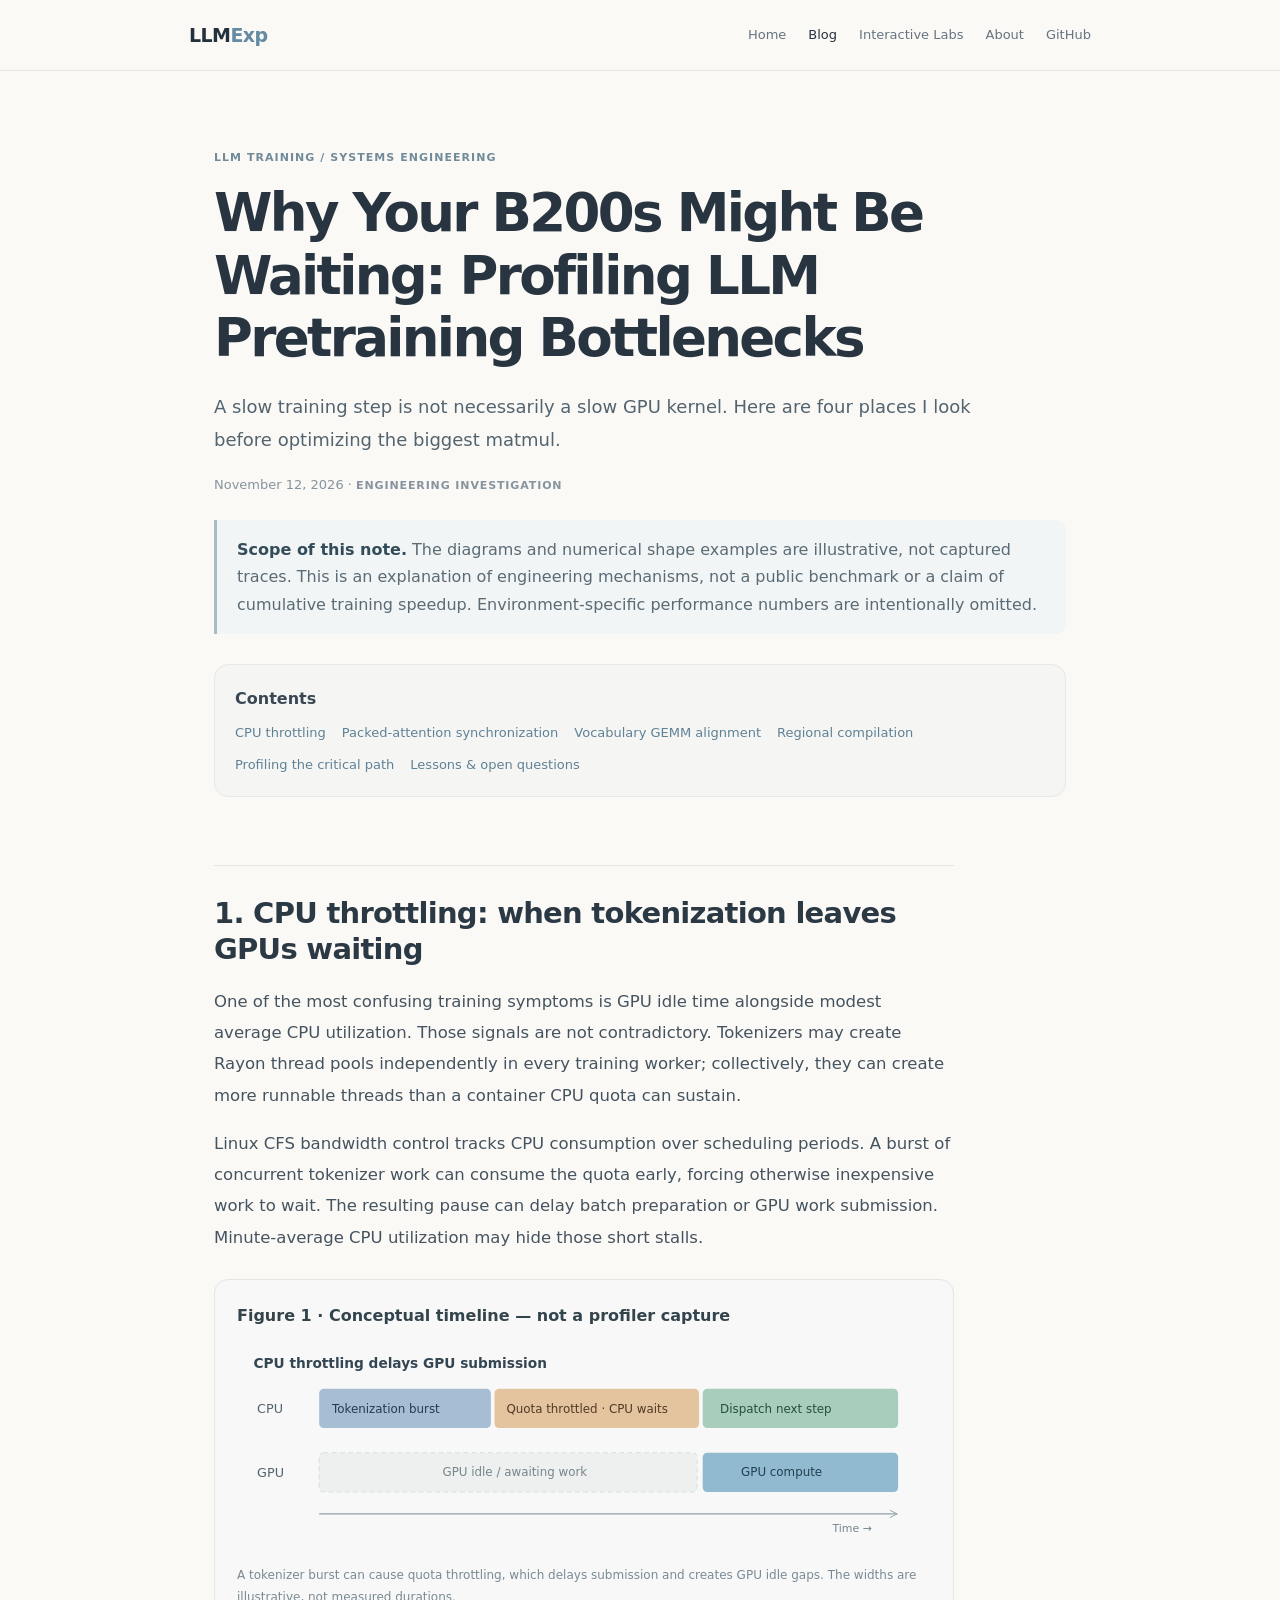
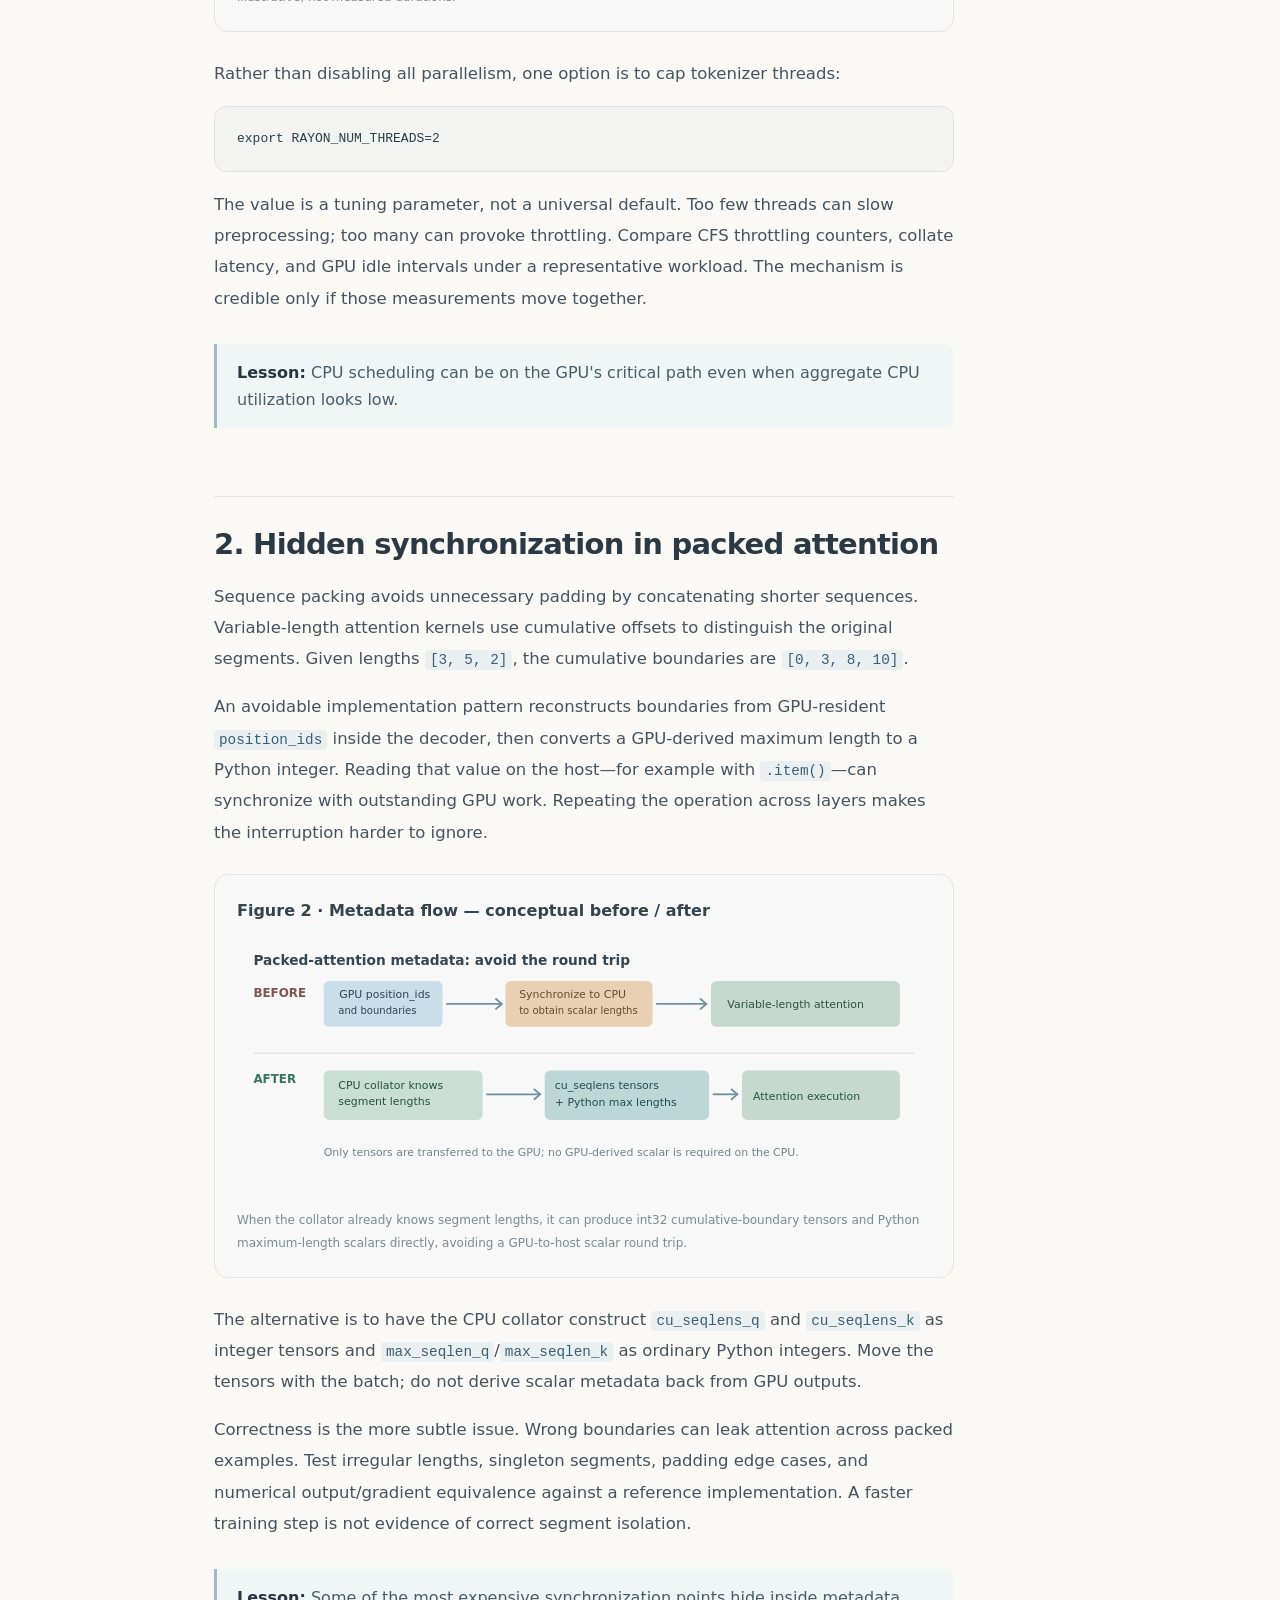
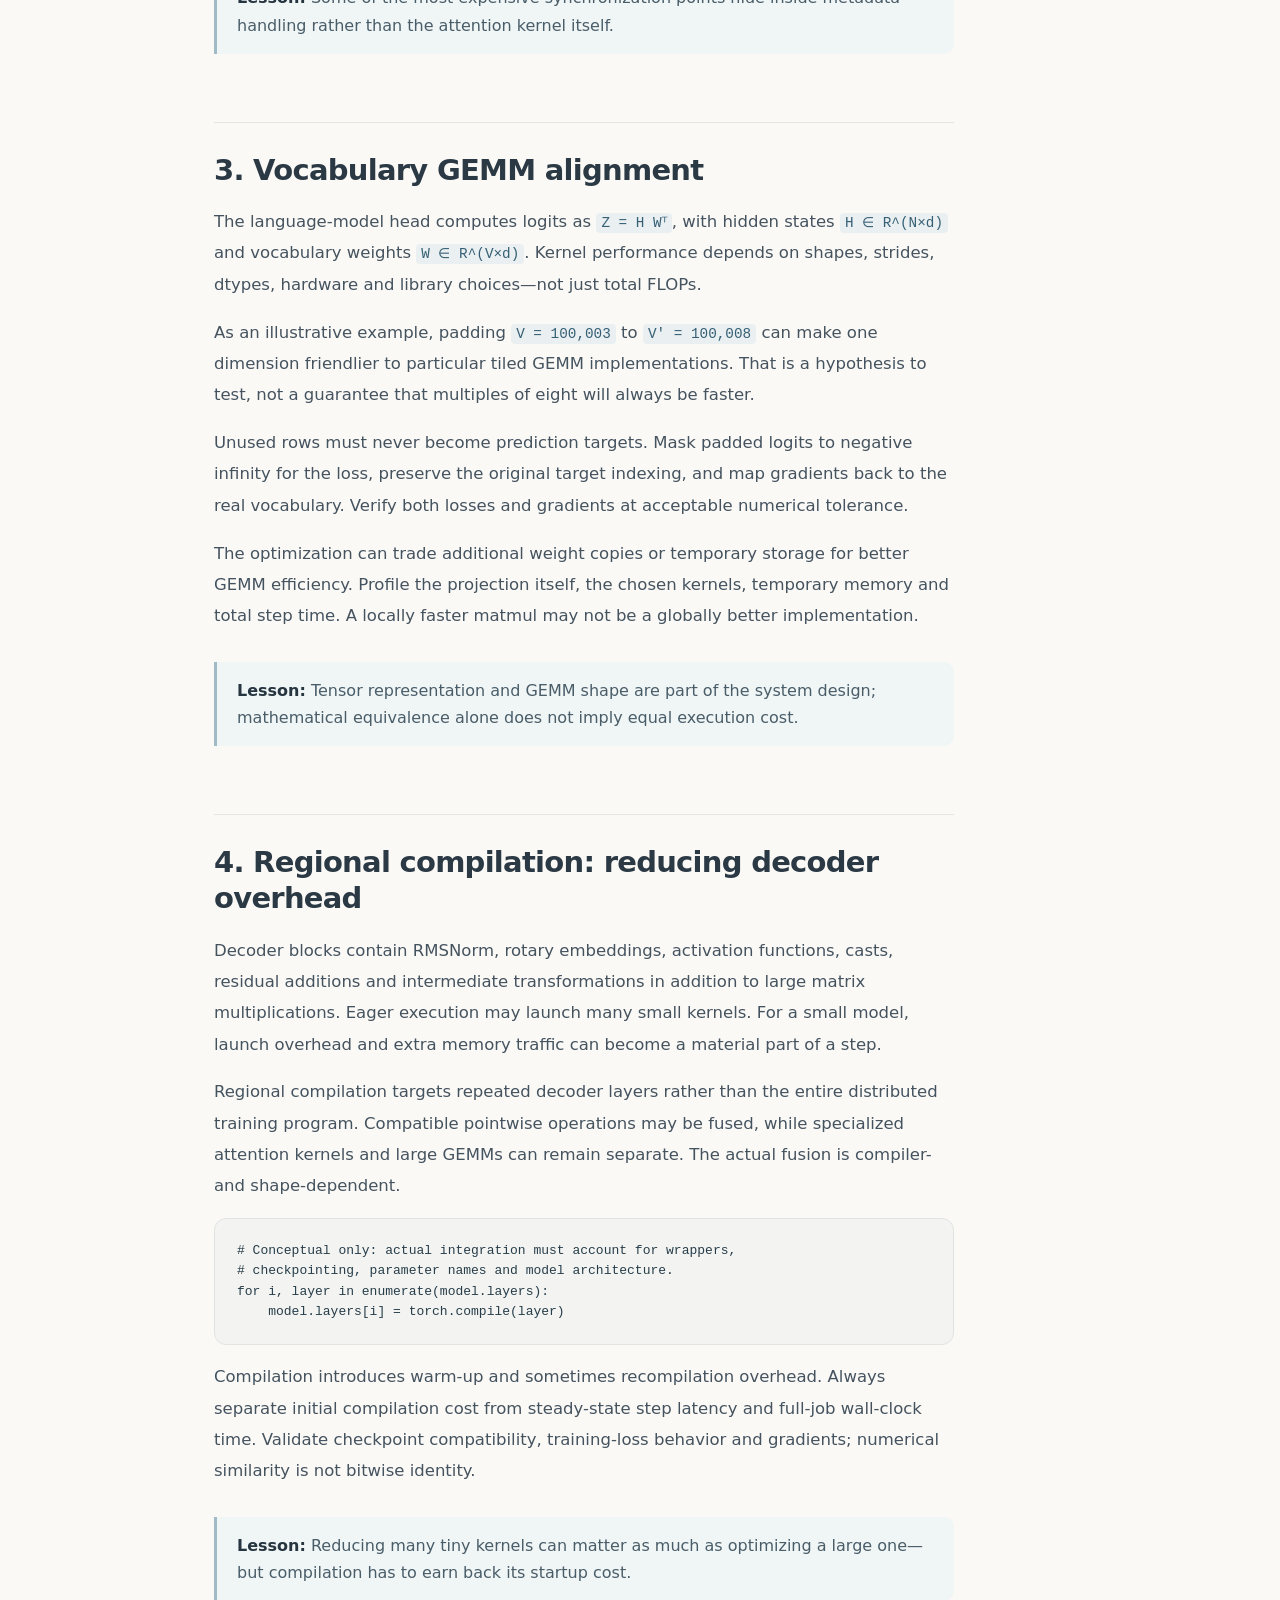
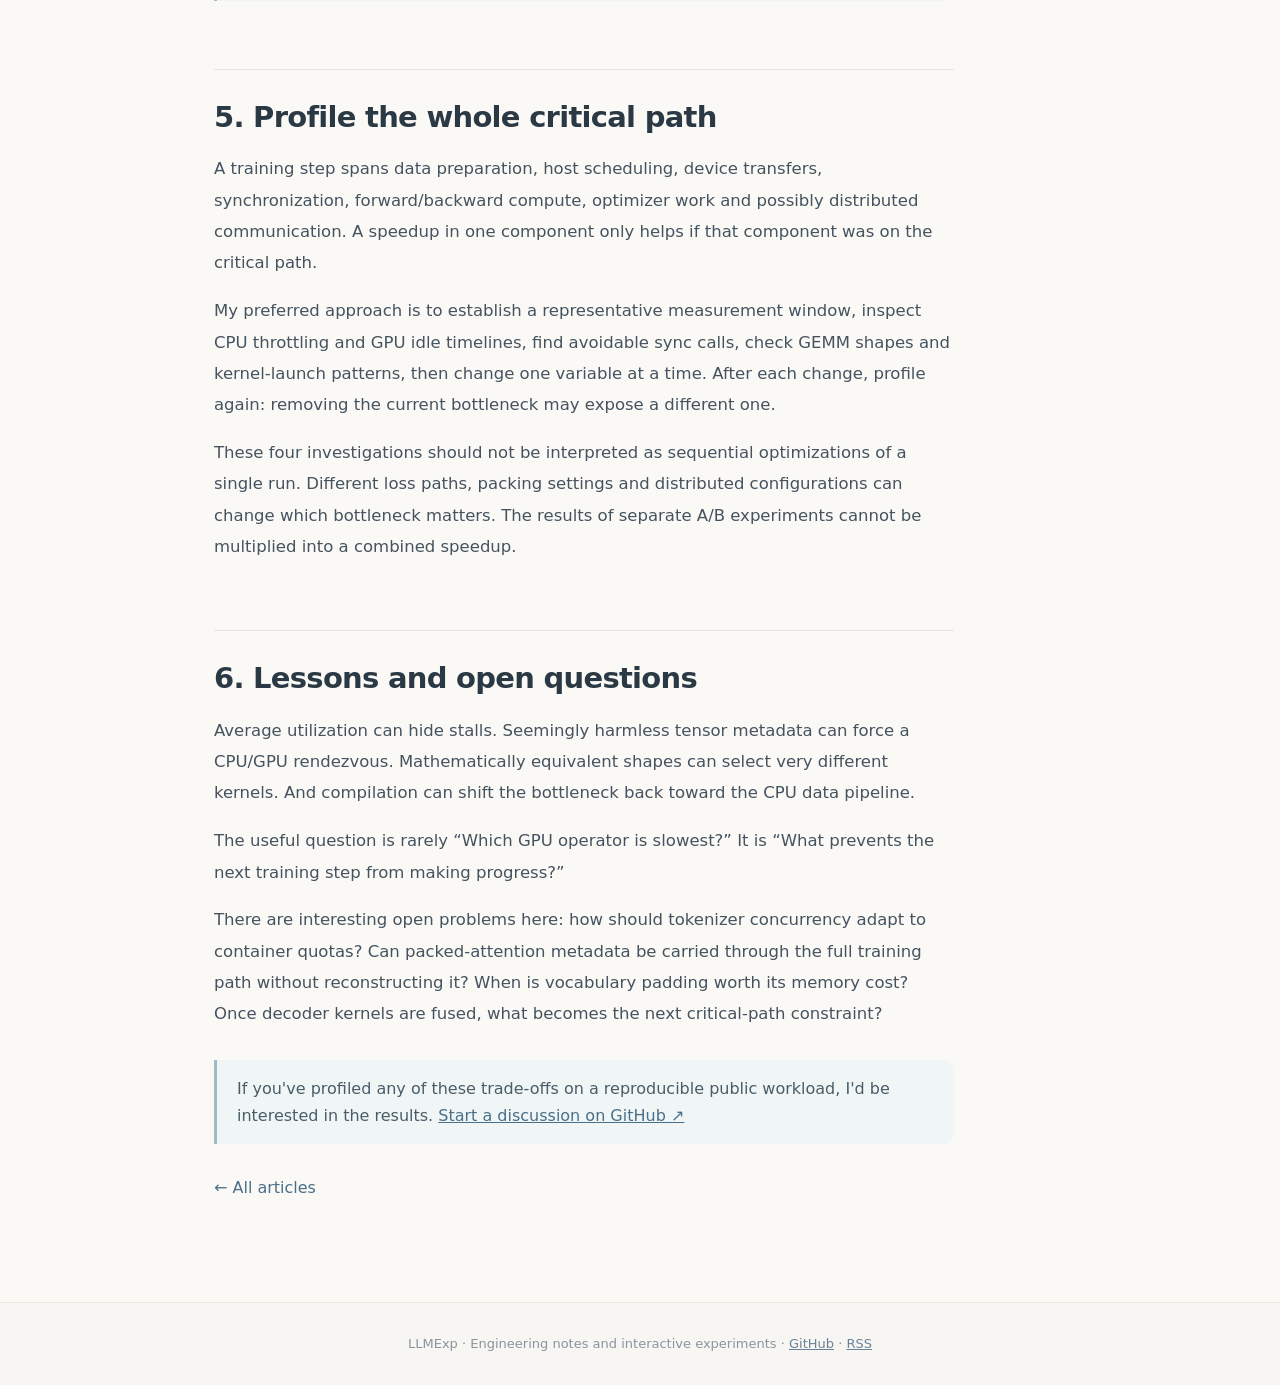
<file: blog/profiling-llm-pretraining-b200/index.html>
<!doctype html><html lang="en"><head><meta charset="utf-8"><meta name="viewport" content="width=device-width,initial-scale=1"><title>Why Your B200s Might Be Waiting: Profiling LLM Pretraining Bottlenecks · LLMExp</title><meta name="description" content="A practical investigation of CPU throttling, hidden synchronization, GEMM shapes and regional compilation in small-model continued pretraining."><meta property="og:type" content="article"><meta property="og:title" content="Why Your B200s Might Be Waiting: Profiling LLM Pretraining Bottlenecks"><meta property="og:url" content="https://zerograd-x.github.io/blog/profiling-llm-pretraining-b200/"><link rel="canonical" href="https://zerograd-x.github.io/blog/profiling-llm-pretraining-b200/"><link rel="stylesheet" href="/assets/site.css"><meta name="robots" content="index,follow"><link rel="alternate" type="application/rss+xml" title="LLMExp RSS" href="/feed.xml"><script type="application/ld+json">{"@context":"https://schema.org","@type":"BlogPosting","headline":"Why Your B200s Might Be Waiting: Profiling LLM Pretraining Bottlenecks","datePublished":"2026-11-12","inLanguage":"en","mainEntityOfPage":"https://zerograd-x.github.io/blog/profiling-llm-pretraining-b200/","publisher":{"@type":"Organization","name":"LLMExp"},"isAccessibleForFree":true}</script></head><body class="editorial-light"><header><div class="nav"><a class="brand" href="/">LLM<span>Exp</span></a><nav aria-label="Main navigation"><a href="/">Home</a><a href="/blog/" aria-current="page">Blog</a><a href="/labs/">Interactive Labs</a><a href="/about/">About</a><a href="https://github.com/zerograd-x/zerograd-x.github.io">GitHub</a></nav></div></header><main class="article-shell"><p class="eyebrow">LLM Training / Systems Engineering</p><h1>Why Your B200s Might Be Waiting: Profiling LLM Pretraining Bottlenecks</h1><p class="lead">A slow training step is not necessarily a slow GPU kernel. Here are four places I look before optimizing the biggest matmul.</p><p class="meta">November 12, 2026 · <span class="tag">Engineering investigation</span></p><div class="article-notice"><strong>Scope of this note.</strong> The diagrams and numerical shape examples are illustrative, not captured traces. This is an explanation of engineering mechanisms, not a public benchmark or a claim of cumulative training speedup. Environment-specific performance numbers are intentionally omitted.</div><nav class="toc" aria-label="On this page"><strong>Contents</strong><a href="#cpu">CPU throttling</a><a href="#sync">Packed-attention synchronization</a><a href="#gemm">Vocabulary GEMM alignment</a><a href="#compile">Regional compilation</a><a href="#method">Profiling the critical path</a><a href="#lessons">Lessons & open questions</a></nav><article class="article-body">
<h2 id="cpu">1. CPU throttling: when tokenization leaves GPUs waiting</h2>
<p>One of the most confusing training symptoms is GPU idle time alongside modest average CPU utilization. Those signals are not contradictory. Tokenizers may create Rayon thread pools independently in every training worker; collectively, they can create more runnable threads than a container CPU quota can sustain.</p>
<p>Linux CFS bandwidth control tracks CPU consumption over scheduling periods. A burst of concurrent tokenizer work can consume the quota early, forcing otherwise inexpensive work to wait. The resulting pause can delay batch preparation or GPU work submission. Minute-average CPU utilization may hide those short stalls.</p>
<div class="diagram"><div class="diag-heading">Figure 1 · Conceptual timeline — not a profiler capture</div><svg role="img" aria-label="Conceptual CPU quota throttling timeline: tokenizer burst, throttled CPU, and delayed GPU work" viewBox="0 0 760 215" style="width:100%;height:auto" xmlns="http://www.w3.org/2000/svg"><rect x="0" y="0" width="760" height="215" rx="10" fill="#f7f8f7"/><text x="18" y="25" fill="#354653" font-size="15" font-weight="650">CPU throttling delays GPU submission</text><text x="22" y="75" font-size="14" fill="#53646f">CPU</text><text x="22" y="145" font-size="14" fill="#53646f">GPU</text><rect x="90" y="48" width="188" height="43" rx="5" fill="#a7bdd3"/><text x="104" y="74" fill="#243b4e" font-size="13">Tokenization burst</text><rect x="282" y="48" width="224" height="43" rx="5" fill="#e4c39f"/><text x="295" y="74" fill="#513a25" font-size="13">Quota throttled · CPU waits</text><rect x="510" y="48" width="214" height="43" rx="5" fill="#a8cdbd"/><text x="529" y="74" fill="#254e3d" font-size="13">Dispatch next step</text><rect x="90" y="118" width="414" height="43" rx="5" fill="#edf0ee" stroke="#d5dddc" stroke-dasharray="5 4"/><text x="225" y="144" fill="#78858c" font-size="13">GPU idle / awaiting work</text><rect x="510" y="118" width="214" height="43" rx="5" fill="#91b9cf"/><text x="552" y="144" fill="#214052" font-size="13">GPU compute</text><line x1="90" y1="185" x2="723" y2="185" stroke="#8fa1a9" stroke-width="1.4"/><path d="M 715 181 L 723 185 L 715 189" fill="none" stroke="#8fa1a9"/><text x="652" y="205" font-size="12" fill="#74848d">Time →</text></svg><p class="diagram-caption">A tokenizer burst can cause quota throttling, which delays submission and creates GPU idle gaps. The widths are illustrative, not measured durations.</p></div>
<p>Rather than disabling all parallelism, one option is to cap tokenizer threads:</p><pre><code>export RAYON_NUM_THREADS=2</code></pre>
<p>The value is a tuning parameter, not a universal default. Too few threads can slow preprocessing; too many can provoke throttling. Compare CFS throttling counters, collate latency, and GPU idle intervals under a representative workload. The mechanism is credible only if those measurements move together.</p>
<div class="takeaway"><strong>Lesson:</strong> CPU scheduling can be on the GPU's critical path even when aggregate CPU utilization looks low.</div>
<h2 id="sync">2. Hidden synchronization in packed attention</h2>
<p>Sequence packing avoids unnecessary padding by concatenating shorter sequences. Variable-length attention kernels use cumulative offsets to distinguish the original segments. Given lengths <code>[3, 5, 2]</code>, the cumulative boundaries are <code>[0, 3, 8, 10]</code>.</p>
<p>An avoidable implementation pattern reconstructs boundaries from GPU-resident <code>position_ids</code> inside the decoder, then converts a GPU-derived maximum length to a Python integer. Reading that value on the host—for example with <code>.item()</code>—can synchronize with outstanding GPU work. Repeating the operation across layers makes the interruption harder to ignore.</p>
<div class="diagram"><div class="diag-heading">Figure 2 · Metadata flow — conceptual before / after</div><svg role="img" aria-label="Conceptual packed attention metadata flow before and after removing GPU to CPU synchronization" viewBox="0 0 760 270" style="width:100%;height:auto" xmlns="http://www.w3.org/2000/svg"><rect width="760" height="270" rx="10" fill="#f7f8f7"/><text x="18" y="27" fill="#354653" font-size="15" font-weight="650">Packed-attention metadata: avoid the round trip</text><text x="18" y="62" fill="#7f5550" font-size="13" font-weight="650">BEFORE</text><rect x="95" y="45" width="130" height="50" rx="6" fill="#c8deea"/><text x="112" y="64" font-size="12" fill="#2c4654">GPU position_ids</text><text x="111" y="81" font-size="11" fill="#2c4654">and boundaries</text><path d="M 229 70 H 290" stroke="#6d8fa4" stroke-width="2"/><path d="M 283 64 L 290 70 L 283 76" fill="none" stroke="#6d8fa4" stroke-width="2"/><rect x="294" y="45" width="161" height="50" rx="6" fill="#ead0b2"/><text x="309" y="64" font-size="12" fill="#634b35">Synchronize to CPU</text><text x="309" y="81" font-size="11" fill="#634b35">to obtain scalar lengths</text><path d="M 459 70 H 514" stroke="#6d8fa4" stroke-width="2"/><path d="M 507 64 L 514 70 L 507 76" fill="none" stroke="#6d8fa4" stroke-width="2"/><rect x="519" y="45" width="207" height="50" rx="6" fill="#c6d9ce"/><text x="537" y="74" font-size="12" fill="#29533e">Variable-length attention</text><line x1="18" y1="124" x2="742" y2="124" stroke="#d9e1df"/><text x="18" y="157" fill="#397661" font-size="13" font-weight="650">AFTER</text><rect x="95" y="143" width="174" height="54" rx="6" fill="#c9dfd3"/><text x="111" y="163" font-size="12" fill="#28513f">CPU collator knows</text><text x="111" y="181" font-size="12" fill="#28513f">segment lengths</text><path d="M 273 169 H 332" stroke="#6d8fa4" stroke-width="2"/><path d="M 325 163 L 332 169 L 325 175" fill="none" stroke="#6d8fa4" stroke-width="2"/><rect x="337" y="143" width="180" height="54" rx="6" fill="#bcd7d6"/><text x="348" y="163" font-size="12" fill="#244c50">cu_seqlens tensors</text><text x="348" y="182" font-size="12" fill="#244c50">+ Python max lengths</text><path d="M 521 169 H 548" stroke="#6d8fa4" stroke-width="2"/><path d="M 541 163 L 548 169 L 541 175" fill="none" stroke="#6d8fa4" stroke-width="2"/><rect x="553" y="143" width="173" height="54" rx="6" fill="#c6d9ce"/><text x="565" y="175" font-size="12" fill="#29533e">Attention execution</text><text x="95" y="237" fill="#73828a" font-size="12">Only tensors are transferred to the GPU; no GPU-derived scalar is required on the CPU.</text></svg><p class="diagram-caption">When the collator already knows segment lengths, it can produce int32 cumulative-boundary tensors and Python maximum-length scalars directly, avoiding a GPU-to-host scalar round trip.</p></div>
<p>The alternative is to have the CPU collator construct <code>cu_seqlens_q</code> and <code>cu_seqlens_k</code> as integer tensors and <code>max_seqlen_q</code>/<code>max_seqlen_k</code> as ordinary Python integers. Move the tensors with the batch; do not derive scalar metadata back from GPU outputs.</p>
<p>Correctness is the more subtle issue. Wrong boundaries can leak attention across packed examples. Test irregular lengths, singleton segments, padding edge cases, and numerical output/gradient equivalence against a reference implementation. A faster training step is not evidence of correct segment isolation.</p>
<div class="takeaway"><strong>Lesson:</strong> Some of the most expensive synchronization points hide inside metadata handling rather than the attention kernel itself.</div>
<h2 id="gemm">3. Vocabulary GEMM alignment</h2>
<p>The language-model head computes logits as <code>Z = H Wᵀ</code>, with hidden states <code>H ∈ R^(N×d)</code> and vocabulary weights <code>W ∈ R^(V×d)</code>. Kernel performance depends on shapes, strides, dtypes, hardware and library choices—not just total FLOPs.</p>
<p>As an illustrative example, padding <code>V = 100,003</code> to <code>V' = 100,008</code> can make one dimension friendlier to particular tiled GEMM implementations. That is a hypothesis to test, not a guarantee that multiples of eight will always be faster.</p>
<p>Unused rows must never become prediction targets. Mask padded logits to negative infinity for the loss, preserve the original target indexing, and map gradients back to the real vocabulary. Verify both losses and gradients at acceptable numerical tolerance.</p>
<p>The optimization can trade additional weight copies or temporary storage for better GEMM efficiency. Profile the projection itself, the chosen kernels, temporary memory and total step time. A locally faster matmul may not be a globally better implementation.</p>
<div class="takeaway"><strong>Lesson:</strong> Tensor representation and GEMM shape are part of the system design; mathematical equivalence alone does not imply equal execution cost.</div>
<h2 id="compile">4. Regional compilation: reducing decoder overhead</h2>
<p>Decoder blocks contain RMSNorm, rotary embeddings, activation functions, casts, residual additions and intermediate transformations in addition to large matrix multiplications. Eager execution may launch many small kernels. For a small model, launch overhead and extra memory traffic can become a material part of a step.</p>
<p>Regional compilation targets repeated decoder layers rather than the entire distributed training program. Compatible pointwise operations may be fused, while specialized attention kernels and large GEMMs can remain separate. The actual fusion is compiler- and shape-dependent.</p>
<pre><code># Conceptual only: actual integration must account for wrappers,
# checkpointing, parameter names and model architecture.
for i, layer in enumerate(model.layers):
    model.layers[i] = torch.compile(layer)</code></pre>
<p>Compilation introduces warm-up and sometimes recompilation overhead. Always separate initial compilation cost from steady-state step latency and full-job wall-clock time. Validate checkpoint compatibility, training-loss behavior and gradients; numerical similarity is not bitwise identity.</p>
<div class="takeaway"><strong>Lesson:</strong> Reducing many tiny kernels can matter as much as optimizing a large one—but compilation has to earn back its startup cost.</div>
<h2 id="method">5. Profile the whole critical path</h2>
<p>A training step spans data preparation, host scheduling, device transfers, synchronization, forward/backward compute, optimizer work and possibly distributed communication. A speedup in one component only helps if that component was on the critical path.</p>
<p>My preferred approach is to establish a representative measurement window, inspect CPU throttling and GPU idle timelines, find avoidable sync calls, check GEMM shapes and kernel-launch patterns, then change one variable at a time. After each change, profile again: removing the current bottleneck may expose a different one.</p>
<p>These four investigations should not be interpreted as sequential optimizations of a single run. Different loss paths, packing settings and distributed configurations can change which bottleneck matters. The results of separate A/B experiments cannot be multiplied into a combined speedup.</p>
<h2 id="lessons">6. Lessons and open questions</h2>
<p>Average utilization can hide stalls. Seemingly harmless tensor metadata can force a CPU/GPU rendezvous. Mathematically equivalent shapes can select very different kernels. And compilation can shift the bottleneck back toward the CPU data pipeline.</p>
<p>The useful question is rarely “Which GPU operator is slowest?” It is “What prevents the next training step from making progress?”</p>
<p>There are interesting open problems here: how should tokenizer concurrency adapt to container quotas? Can packed-attention metadata be carried through the full training path without reconstructing it? When is vocabulary padding worth its memory cost? Once decoder kernels are fused, what becomes the next critical-path constraint?</p>
<div class="takeaway">If you've profiled any of these trade-offs on a reproducible public workload, I'd be interested in the results. <a href="https://github.com/zerograd-x/zerograd-x.github.io/issues">Start a discussion on GitHub ↗</a></div>
</article><p><a class="link" href="/blog/">← All articles</a></p></main><footer>LLMExp · Engineering notes and interactive experiments · <a href="https://github.com/zerograd-x">GitHub</a> · <a href="/feed.xml">RSS</a></footer></body></html>
</file>
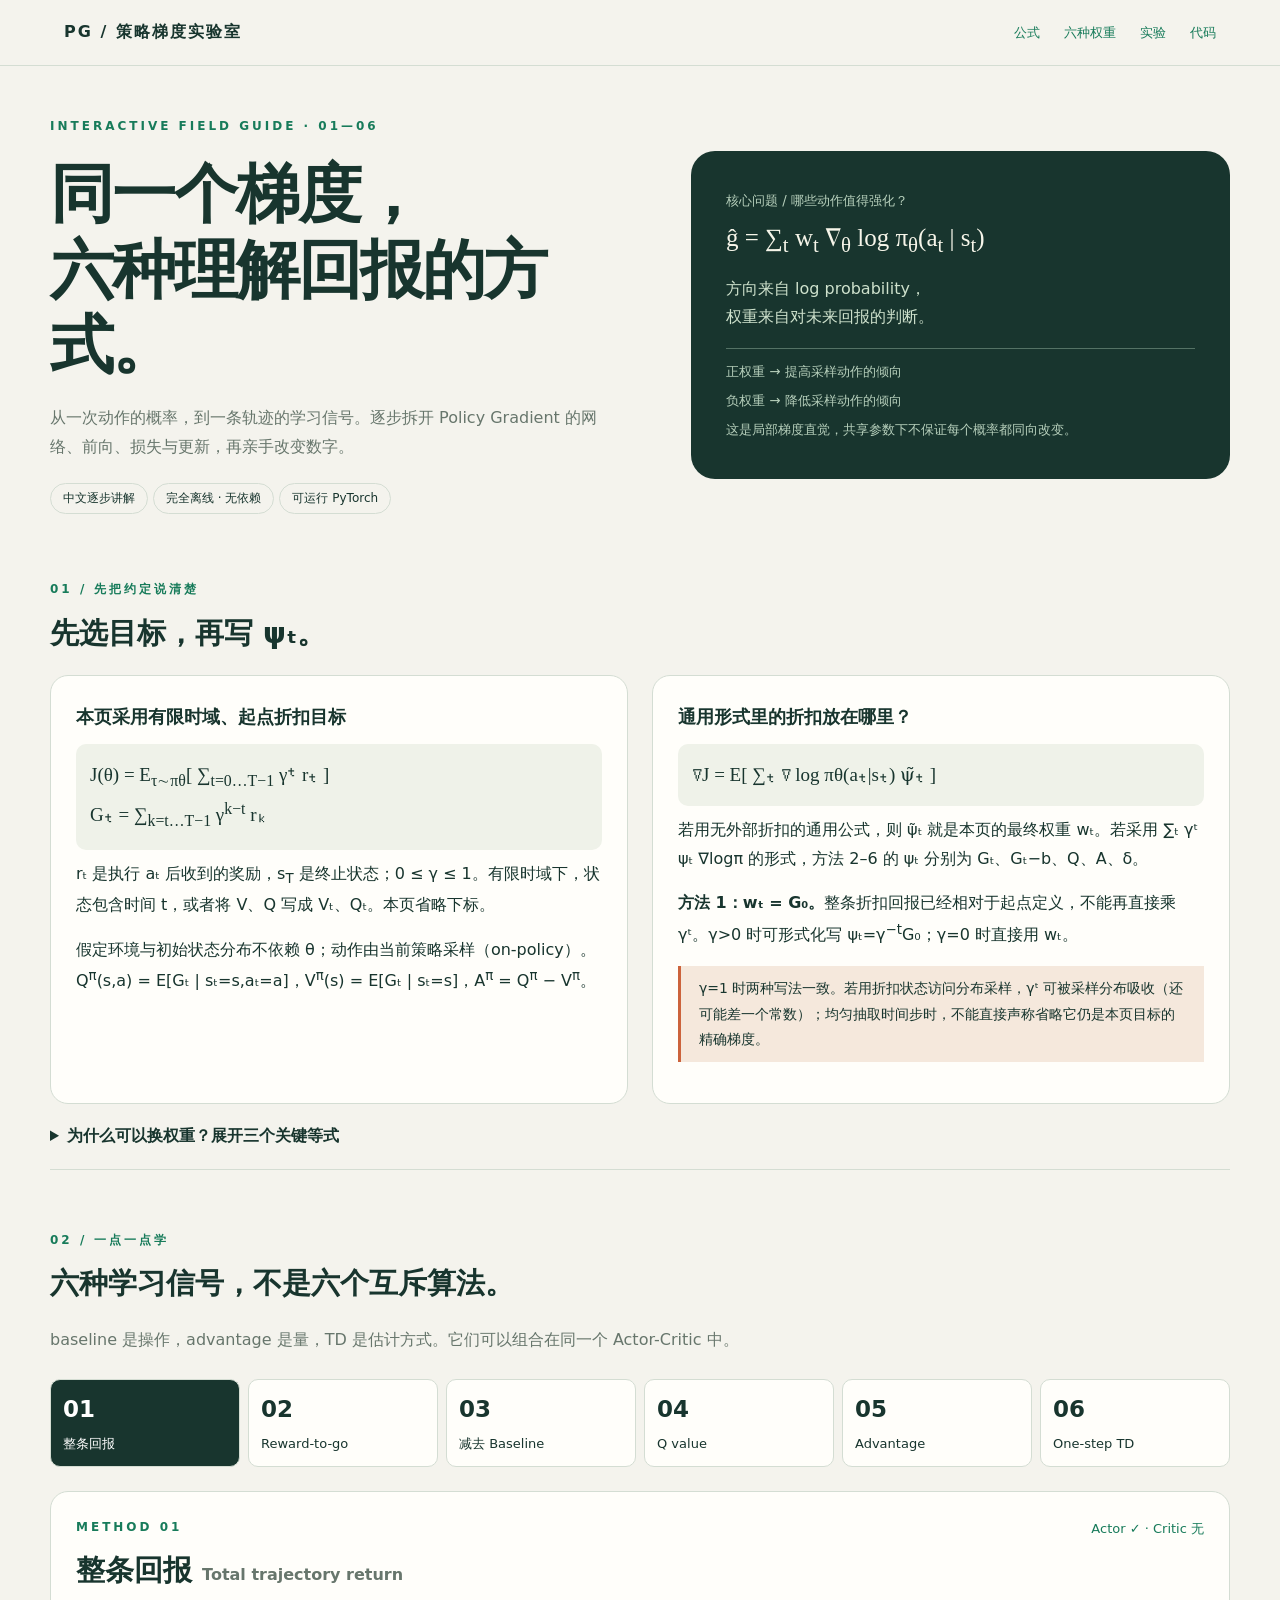
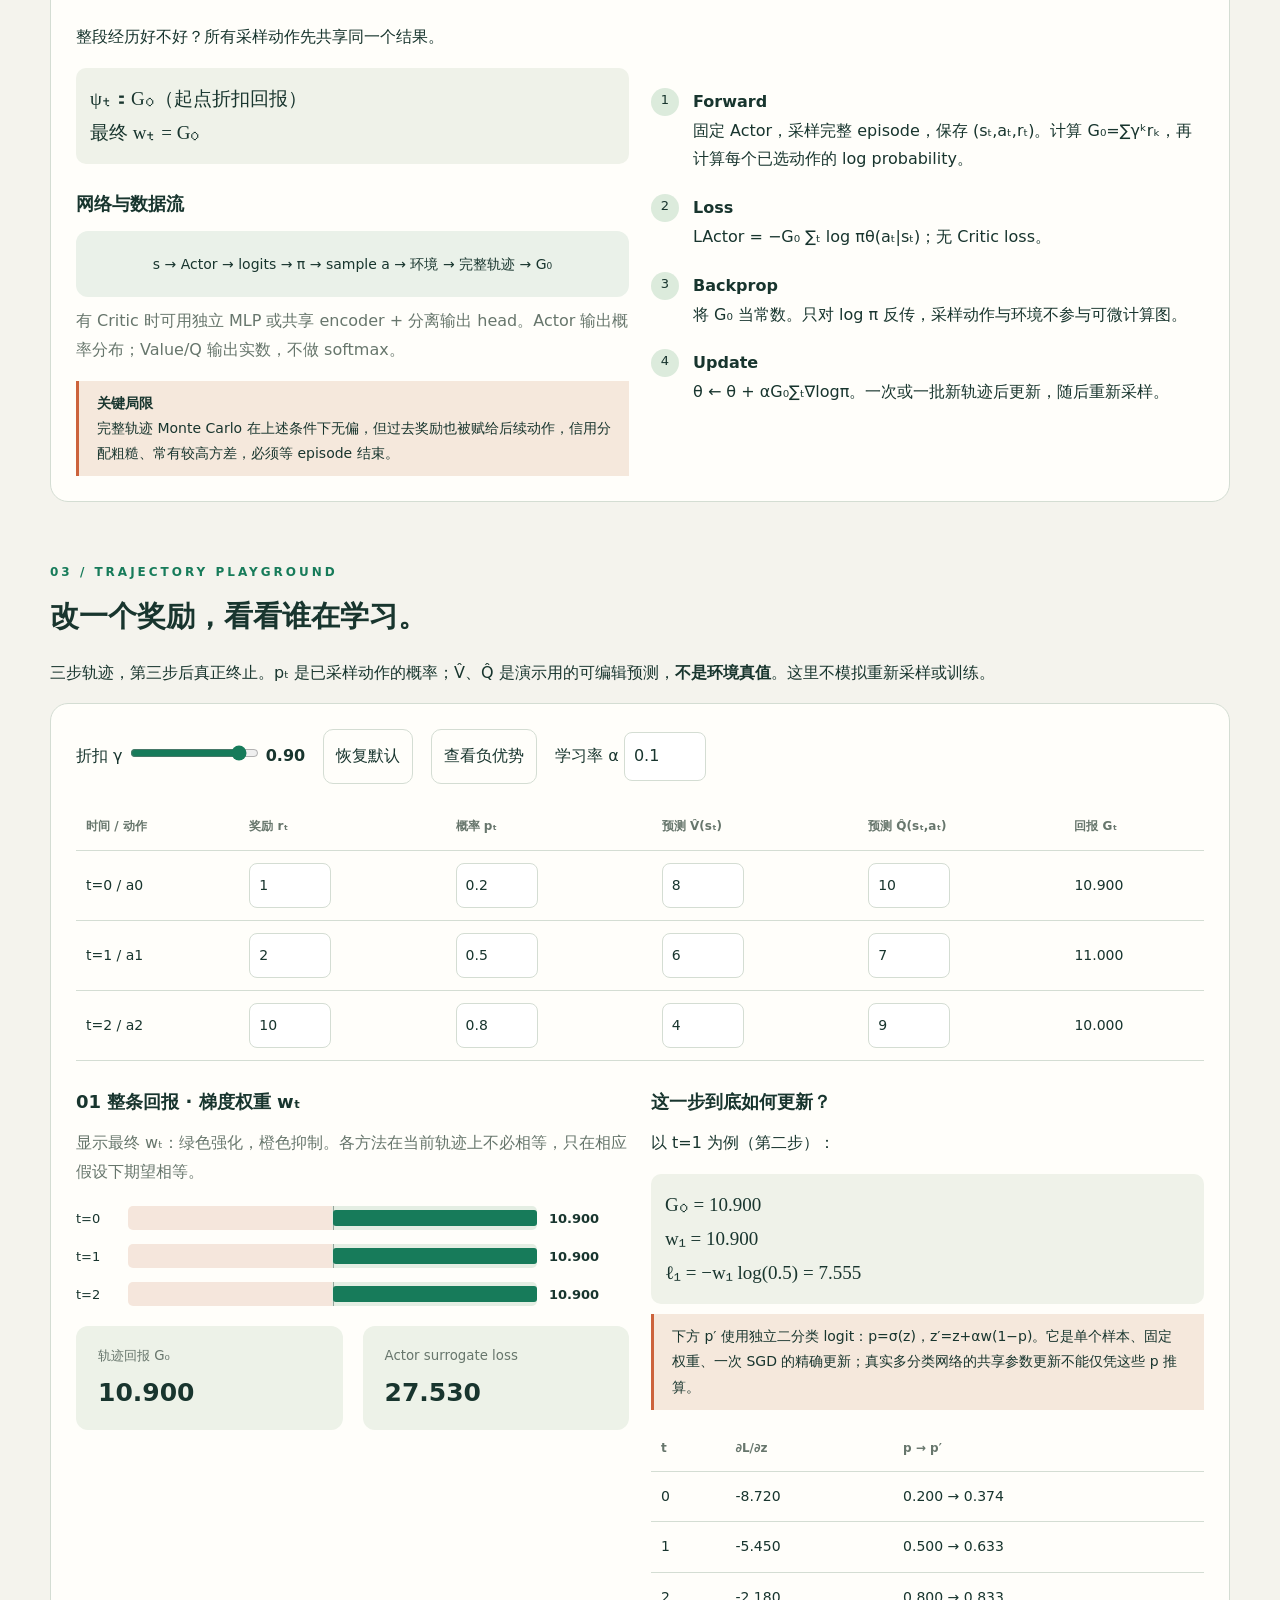
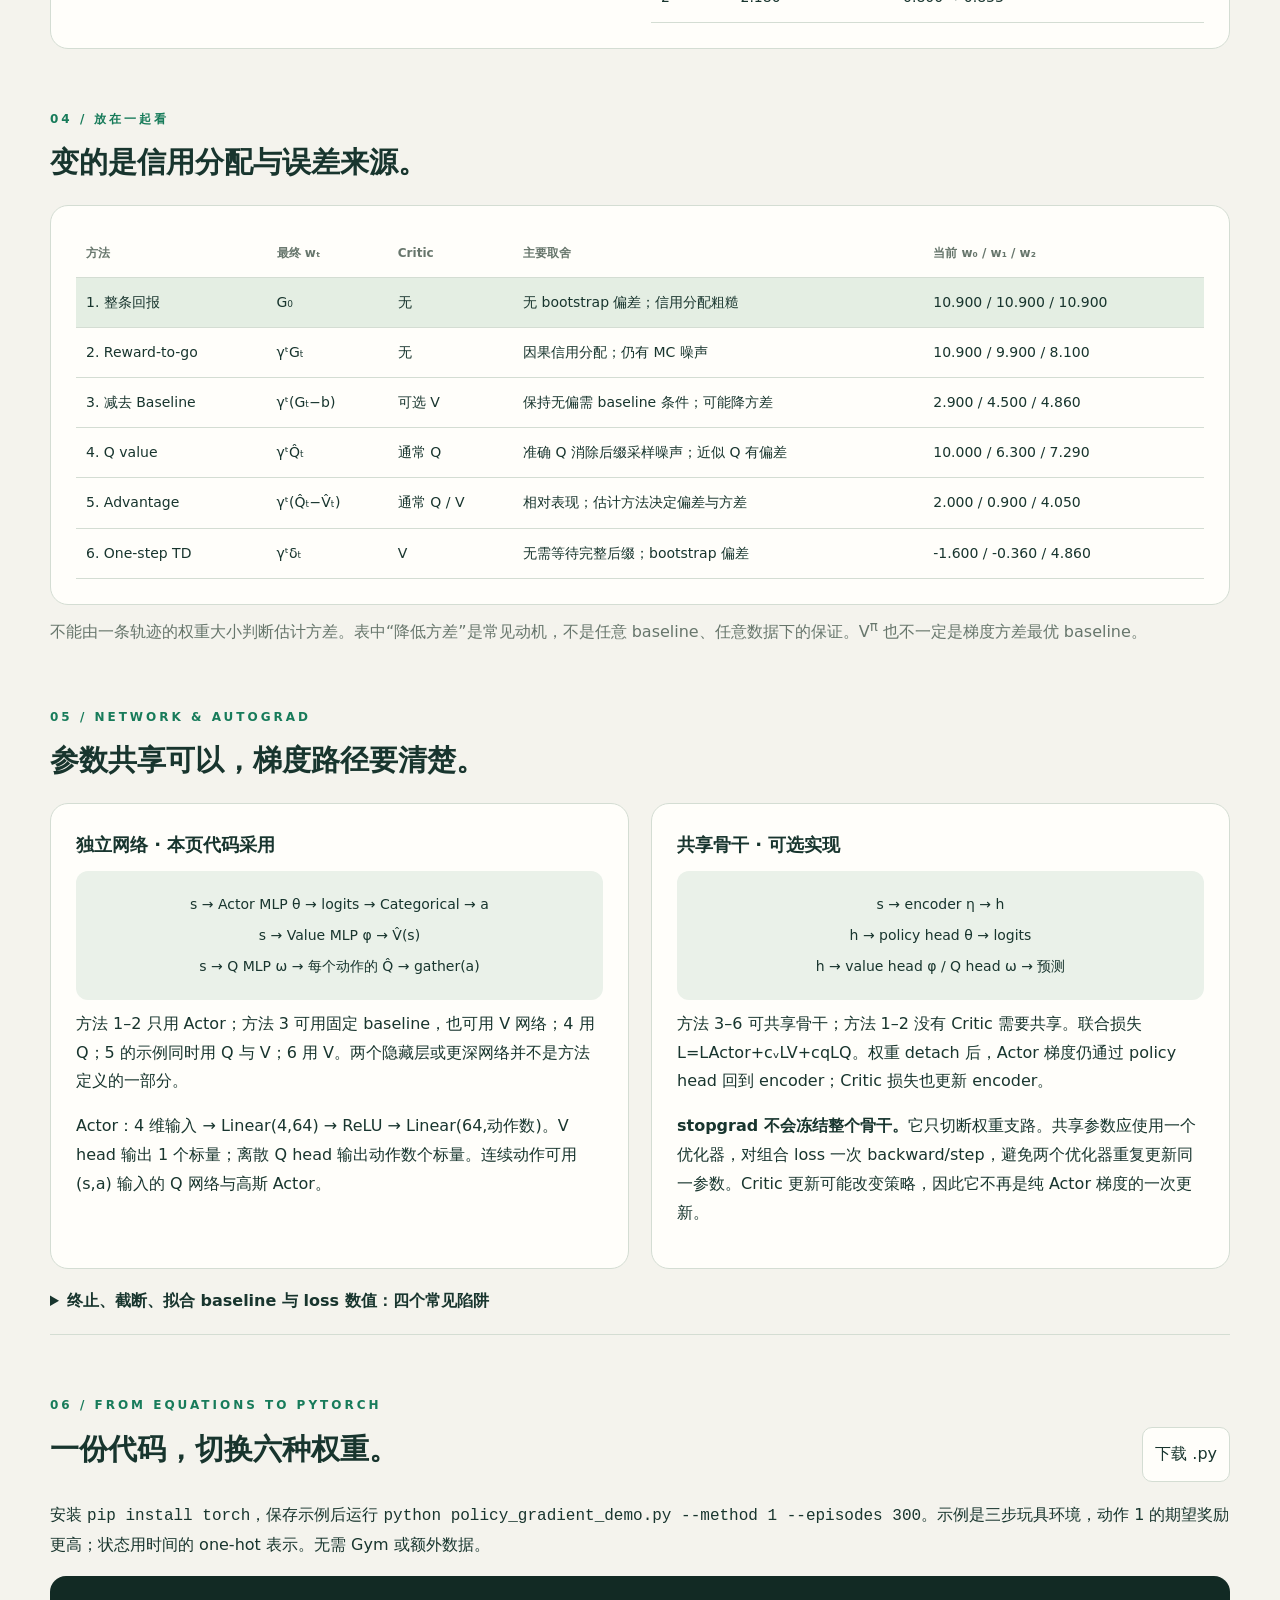
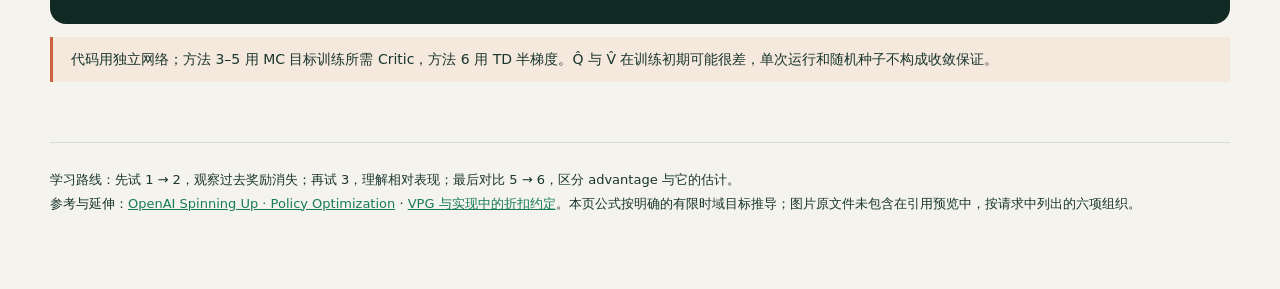
<file: PolicyGradient/template.html>
<!doctype html>
<html lang="zh-CN"><meta charset="utf-8"><meta name="viewport" content="width=device-width,initial-scale=1"><title>策略梯度 · 六种权重，一条主线</title>
<style>
:root{--bg:#f4f3ed;--ink:#18352e;--muted:#67766c;--line:#d4ddd3;--green:#177b5a;--orange:#cc633c}*{box-sizing:border-box}body{margin:0;background:var(--bg);color:var(--ink);font:16px/1.8 system-ui,-apple-system,"PingFang SC",sans-serif}header{border-bottom:1px solid var(--line);padding:18px 5%;display:flex;justify-content:space-between;align-items:center}header b{letter-spacing:2px}a{color:var(--green)}nav{display:flex;gap:24px}nav a{text-decoration:none;font-size:13px}main{max-width:1240px;margin:auto;padding:50px 30px}.eyebrow{font-size:12px;letter-spacing:3px;color:var(--green);font-weight:700}h1{font-size:clamp(38px,5vw,68px);line-height:1.18;letter-spacing:-2px;margin:20px 0}h2{font-size:29px;line-height:1.4;margin:12px 0 22px}h3{font-size:18px;margin:0 0 10px}p{margin:10px 0 16px}.hero{display:grid;grid-template-columns:1.1fr 1fr;gap:48px;align-items:center;margin-bottom:65px}.hero p{max-width:570px;color:var(--muted)}.formula{font-family:Georgia,"Times New Roman",serif;font-size:25px;line-height:1.8;overflow-wrap:anywhere}.dark{background:var(--ink);color:#f6f5e9;border-radius:24px;padding:35px}.dark small{color:#b6cfbb}.tag{display:inline-block;padding:4px 12px;border:1px solid var(--line);border-radius:30px;font-size:12px;margin:5px 5px 0 0}.section{margin:60px 0;scroll-margin-top:20px}.intro{display:grid;grid-template-columns:1fr 1fr;gap:24px}.card{background:#fffefa;border:1px solid var(--line);border-radius:18px;padding:25px}.note{border-left:3px solid var(--orange);padding:10px 18px;background:#f5e8dc;font-size:14px}.muted,small{color:var(--muted)}.tabs{display:grid;grid-template-columns:repeat(6,1fr);gap:8px;margin:24px 0}button{font:inherit;cursor:pointer;border:1px solid var(--line);border-radius:10px;background:#fffefa;color:var(--ink);padding:12px}button:hover{border-color:var(--green)}button[aria-pressed=true]{background:var(--ink);color:white}.tabs button{text-align:left;font-size:13px;line-height:1.5}.tabs b{display:block;font-size:23px;margin-bottom:8px}.method-head{display:flex;justify-content:space-between;gap:25px;align-items:start}.pill{white-space:nowrap;color:var(--green);font-size:13px}.grid{display:grid;grid-template-columns:1fr 1fr;gap:22px}.flow{background:#eaf1e9;padding:18px;border-radius:12px;text-align:center;line-height:2.2;font-size:14px}.steps{counter-reset:step}.step{display:grid;grid-template-columns:30px 1fr;gap:12px;margin:20px 0}.step:before{counter-increment:step;content:counter(step);background:#dcebdc;border-radius:50%;width:28px;height:28px;text-align:center;font-size:13px}.step b{display:block}.math{font-family:Georgia,serif;background:#eff2e9;padding:14px;border-radius:10px;overflow-wrap:anywhere;font-size:19px}.controls{display:flex;align-items:center;gap:18px;flex-wrap:wrap;margin-bottom:20px}input[type=range]{accent-color:var(--green)}input[type=number]{width:82px;padding:9px;border:1px solid var(--line);border-radius:8px;font:inherit;background:white;color:var(--ink)}.table-wrap{overflow:auto}table{border-collapse:collapse;width:100%;font-size:14px}th,td{padding:12px 10px;border-bottom:1px solid var(--line);text-align:left;white-space:nowrap}th{font-size:12px;color:var(--muted);font-weight:600}.chart{margin:20px 0}.barrow{display:grid;grid-template-columns:40px 1fr 80px;align-items:center;gap:12px;margin:14px 0;font-size:13px}.track{height:24px;position:relative;background:linear-gradient(90deg,#f5e6dc 50%,#e4eee3 50%);border-radius:5px}.zero{position:absolute;left:50%;height:100%;border-left:1px solid #97a49a}.bar{height:16px;top:4px;position:absolute;border-radius:3px;background:var(--green)}.bar.neg{background:var(--orange)}.stats{display:flex;gap:20px;flex-wrap:wrap}.stat{background:#edf2e8;padding:15px 22px;border-radius:12px;flex:1}.stat strong{display:block;font-size:25px}.codebar{display:flex;justify-content:space-between;align-items:center;gap:15px}pre{background:#122a24;color:#d7e7d9;padding:24px;border-radius:16px;overflow:auto;font:13px/1.7 ui-monospace,monospace;max-height:600px}details{border-bottom:1px solid var(--line);padding:18px 0}summary{cursor:pointer;font-weight:600}footer{font-size:13px;border-top:1px solid var(--line);padding:25px 0}button:focus-visible,a:focus-visible,input:focus-visible{outline:3px solid #dd954e;outline-offset:3px}@media(max-width:800px){main{padding:30px 18px}.hero,.intro,.grid{grid-template-columns:1fr}.hero{gap:20px}.tabs{grid-template-columns:repeat(3,1fr)}nav{gap:12px}.method-head{display:block}.dark{padding:25px}h1{letter-spacing:-1px}header{padding:15px 18px}header b{font-size:13px}.formula{font-size:21px}}@media print{button,.controls{display:none}pre{max-height:none}.card{break-inside:avoid}body{background:white}}
</style>
<header><b>PG / 策略梯度实验室</b><nav><a href="#theory">公式</a><a href="#methods">六种权重</a><a href="#lab">实验</a><a href="#code">代码</a></nav></header>
<main><section class="hero"><div><div class="eyebrow">INTERACTIVE FIELD GUIDE · 01—06</div><h1>同一个梯度，<br>六种理解回报的方式。</h1><p>从一次动作的概率，到一条轨迹的学习信号。逐步拆开 Policy Gradient 的网络、前向、损失与更新，再亲手改变数字。</p><span class="tag">中文逐步讲解</span><span class="tag">完全离线 · 无依赖</span><span class="tag">可运行 PyTorch</span></div><div class="dark"><small>核心问题 / 哪些动作值得强化？</small><div class="formula">ĝ = ∑<sub>t</sub> w<sub>t</sub> ∇<sub>θ</sub> log π<sub>θ</sub>(a<sub>t</sub> | s<sub>t</sub>)</div><p style="color:#cee1cc">方向来自 log probability，<br>权重来自对未来回报的判断。</p><hr style="border:0;border-top:1px solid #547265"><small>正权重 → 提高采样动作的倾向<br>负权重 → 降低采样动作的倾向<br>这是局部梯度直觉，共享参数下不保证每个概率都同向改变。</small></div></section>
<section id="theory" class="section"><div class="eyebrow">01 / 先把约定说清楚</div><h2>先选目标，再写 ψₜ。</h2><div class="intro"><div class="card"><h3>本页采用有限时域、起点折扣目标</h3><div class="math">J(θ) = E<sub>τ∼πθ</sub>[ ∑<sub>t=0…T−1</sub> γᵗ rₜ ]<br>Gₜ = ∑<sub>k=t…T−1</sub> γ<sup>k−t</sup> rₖ</div><p>rₜ 是执行 aₜ 后收到的奖励，s<sub>T</sub> 是终止状态；0 ≤ γ ≤ 1。有限时域下，状态包含时间 t，或者将 V、Q 写成 Vₜ、Qₜ。本页省略下标。</p><p>假定环境与初始状态分布不依赖 θ；动作由当前策略采样（on-policy）。Q<sup>π</sup>(s,a) = E[Gₜ | sₜ=s,aₜ=a]，V<sup>π</sup>(s) = E[Gₜ | sₜ=s]，A<sup>π</sup> = Q<sup>π</sup> − V<sup>π</sup>。</p></div><div class="card"><h3>通用形式里的折扣放在哪里？</h3><div class="math">∇J = E[ ∑ₜ ∇ log πθ(aₜ|sₜ) ψ̃ₜ ]</div><p>若用无外部折扣的通用公式，则 ψ̃ₜ 就是本页的最终权重 wₜ。若采用 ∑ₜ γᵗ ψₜ ∇logπ 的形式，方法 2–6 的 ψₜ 分别为 Gₜ、Gₜ−b、Q、A、δ。</p><p><b>方法 1：wₜ = G₀。</b>整条折扣回报已经相对于起点定义，不能再直接乘 γᵗ。γ&gt;0 时可形式化写 ψₜ=γ<sup>−t</sup>G₀；γ=0 时直接用 wₜ。</p><p class="note">γ=1 时两种写法一致。若用折扣状态访问分布采样，γᵗ 可被采样分布吸收（还可能差一个常数）；均匀抽取时间步时，不能直接声称省略它仍是本页目标的精确梯度。</p></div></div>
<details><summary>为什么可以换权重？展开三个关键等式</summary><p>轨迹概率的 score 是 ∇log pθ(τ)=∑ₜ∇logπθ(aₜ|sₜ)。对 J 使用 likelihood-ratio identity，得到 E[G₀∑ₜ∇logπ]。过去奖励与当前动作无因果关系，其 score 期望为零，留下 γᵗGₜ。</p><p>再条件化：E[Gₜ∇logπ | sₜ,aₜ] = Q<sup>π</sup>(sₜ,aₜ)∇logπ。对不依赖当前动作的固定 baseline，E<sub>a∼π</sub>[b(s)∇logπ(a|s)] = b(s)∇∑ₐπ(a|s)=0。</p><p>Bellman 等式给出 E[rₜ+γ(1−dₜ)V<sup>π</sup>(sₜ₊₁)−V<sup>π</sup>(sₜ) | sₜ,aₜ] = A<sup>π</sup>(sₜ,aₜ)。因此准确 V 下的一步 TD residual 是 advantage 的条件无偏样本。</p></details></section>
<section id="methods" class="section"><div class="eyebrow">02 / 一点一点学</div><h2>六种学习信号，不是六个互斥算法。</h2><p class="muted">baseline 是操作，advantage 是量，TD 是估计方式。它们可以组合在同一个 Actor-Critic 中。</p><div class="tabs" id="tabs"></div><article class="card" id="method"></article></section>
<section id="lab" class="section"><div class="eyebrow">03 / TRAJECTORY PLAYGROUND</div><h2>改一个奖励，看看谁在学习。</h2><p>三步轨迹，第三步后真正终止。pₜ 是已采样动作的概率；V̂、Q̂ 是演示用的可编辑预测，<b>不是环境真值</b>。这里不模拟重新采样或训练。</p><div class="card"><div class="controls"><label>折扣 γ <input id="gamma" type="range" min="0" max="1" step="0.05" value="0.9"> <b id="gval">0.90</b></label><button id="reset">恢复默认</button><button id="negative">查看负优势</button><label>学习率 α <input id="alpha" type="number" min="0" max="1" step="0.01" value="0.1"></label></div><div class="table-wrap"><table><thead><tr><th>时间 / 动作</th><th>奖励 rₜ</th><th>概率 pₜ</th><th>预测 V̂(sₜ)</th><th>预测 Q̂(sₜ,aₜ)</th><th>回报 Gₜ</th></tr></thead><tbody id="inputs"></tbody></table></div><div class="grid" style="margin-top:25px"><div><h3 id="charttitle"></h3><p class="muted">显示最终 wₜ：绿色强化，橙色抑制。各方法在当前轨迹上不必相等，只在相应假设下期望相等。</p><div id="chart" class="chart"></div><div class="stats"><div class="stat"><small>轨迹回报 G₀</small><strong id="return"></strong></div><div class="stat"><small>Actor surrogate loss</small><strong id="loss"></strong></div></div></div><div><h3>这一步到底如何更新？</h3><div id="example"></div><p class="note">下方 p′ 使用独立二分类 logit：p=σ(z)，z′=z+αw(1−p)。它是单个样本、固定权重、一次 SGD 的精确更新；真实多分类网络的共享参数更新不能仅凭这些 p 推算。</p><div class="table-wrap"><table><thead><tr><th>t</th><th>∂L/∂z</th><th>p → p′</th></tr></thead><tbody id="updates"></tbody></table></div></div></div></div></section>
<section class="section" id="compare"><div class="eyebrow">04 / 放在一起看</div><h2>变的是信用分配与误差来源。</h2><div class="card table-wrap"><table><thead><tr><th>方法</th><th>最终 wₜ</th><th>Critic</th><th>主要取舍</th><th>当前 w₀ / w₁ / w₂</th></tr></thead><tbody id="comparison"></tbody></table></div><p class="muted">不能由一条轨迹的权重大小判断估计方差。表中“降低方差”是常见动机，不是任意 baseline、任意数据下的保证。V<sup>π</sup> 也不一定是梯度方差最优 baseline。</p></section>
<section class="section"><div class="eyebrow">05 / NETWORK & AUTOGRAD</div><h2>参数共享可以，梯度路径要清楚。</h2><div class="grid"><div class="card"><h3>独立网络 · 本页代码采用</h3><div class="flow">s → Actor MLP θ → logits → Categorical → a<br>s → Value MLP φ → V̂(s)<br>s → Q MLP ω → 每个动作的 Q̂ → gather(a)</div><p>方法 1–2 只用 Actor；方法 3 可用固定 baseline，也可用 V 网络；4 用 Q；5 的示例同时用 Q 与 V；6 用 V。两个隐藏层或更深网络并不是方法定义的一部分。</p><p>Actor：4 维输入 → Linear(4,64) → ReLU → Linear(64,动作数)。V head 输出 1 个标量；离散 Q head 输出动作数个标量。连续动作可用 (s,a) 输入的 Q 网络与高斯 Actor。</p></div><div class="card"><h3>共享骨干 · 可选实现</h3><div class="flow">s → encoder η → h<br>h → policy head θ → logits<br>h → value head φ / Q head ω → 预测</div><p>方法 3–6 可共享骨干；方法 1–2 没有 Critic 需要共享。联合损失 L=LActor+cᵥLV+cqLQ。权重 detach 后，Actor 梯度仍通过 policy head 回到 encoder；Critic 损失也更新 encoder。</p><p><b>stopgrad 不会冻结整个骨干。</b>它只切断权重支路。共享参数应使用一个优化器，对组合 loss 一次 backward/step，避免两个优化器重复更新同一参数。Critic 更新可能改变策略，因此它不再是纯 Actor 梯度的一次更新。</p></div></div><details><summary>终止、截断、拟合 baseline 与 loss 数值：四个常见陷阱</summary><p>真正终止令 d=1、下一状态价值为 0。若只是采样器时间限制截断、任务本身仍继续，d=0 并 bootstrap；但若有限时域本身就是目标终点，应当终止。MC 回报需要完整后缀，截断时加估计尾值会引入近似。</p><p>无偏 baseline 论证要求其在当前动作采样时已固定，或至少给定状态后不依赖该动作。用同一小批次先拟合再给该批次作权重，或直接减同批均值，可能产生统计依赖和有限样本偏差。示例用更新前预测，Actor 更新后再拟合 Critic。</p><p>Actor loss 是梯度代理，不是实际性能指标；值为负或持续下降不意味着真实回报提高。权重标准化、熵奖励、梯度裁剪均会改变更新；本页不加入这些技巧。</p><p>多条轨迹应对轨迹求和后按 episode 数取均值。若按所有时间步平均，在变长 episode 下会改变样本加权。历史数据来自旧策略时，不能不加修正地当作 on-policy 数据。</p></details></section>
<section id="code" class="section"><div class="eyebrow">06 / FROM EQUATIONS TO PYTORCH</div><div class="codebar"><h2>一份代码，切换六种权重。</h2><button id="download">下载 .py</button></div><p>安装 <code>pip install torch</code>，保存示例后运行 <code>python policy_gradient_demo.py --method <span id="methodnum">1</span> --episodes 300</code>。示例是三步玩具环境，动作 1 的期望奖励更高；状态用时间的 one-hot 表示。无需 Gym 或额外数据。</p><pre id="codeblock"></pre><p class="note">代码用独立网络；方法 3–5 用 MC 目标训练所需 Critic，方法 6 用 TD 半梯度。Q̂ 与 V̂ 在训练初期可能很差，单次运行和随机种子不构成收敛保证。</p></section>
<footer>学习路线：先试 1 → 2，观察过去奖励消失；再试 3，理解相对表现；最后对比 5 → 6，区分 advantage 与它的估计。<br>参考与延伸：<a href="https://spinningup.openai.com/en/latest/spinningup/rl_intro3.html">OpenAI Spinning Up · Policy Optimization</a> · <a href="https://spinningup.openai.com/en/latest/algorithms/vpg.html">VPG 与实现中的折扣约定</a>。本页公式按明确的有限时域目标推导；图片原文件未包含在引用预览中，按请求中列出的六项组织。</footer></main>
<script>
const pythonCode="";
const data=[
{short:'整条回报',name:'Total trajectory return',psi:'G₀（起点折扣回报）',w:'G₀',critic:'无',lead:'整段经历好不好？所有采样动作先共享同一个结果。',flow:'s → Actor → logits → π → sample a → 环境 → 完整轨迹 → G₀',forward:'固定 Actor，采样完整 episode，保存 (sₜ,aₜ,rₜ)。计算 G₀=∑γᵏrₖ，再计算每个已选动作的 log probability。',loss:'LActor = −G₀ ∑ₜ log πθ(aₜ|sₜ)；无 Critic loss。',back:'将 G₀ 当常数。只对 log π 反传，采样动作与环境不参与可微计算图。',update:'θ ← θ + αG₀∑ₜ∇logπ。一次或一批新轨迹后更新，随后重新采样。',limit:'完整轨迹 Monte Carlo 在上述条件下无偏，但过去奖励也被赋给后续动作，信用分配粗糙、常有较高方差，必须等 episode 结束。',trade:'无 bootstrap 偏差；信用分配粗糙'},
{short:'Reward-to-go',name:'Reward-to-go REINFORCE',psi:'Gₜ',w:'γᵗGₜ',critic:'无',lead:'一个动作，只为它之后的奖励负责。',flow:'s → Actor → π → sample a → 完整轨迹 → 反向累计 Gₜ',forward:'从结尾向前计算 Gₜ=rₜ+γGₜ₊₁，令 G_T=0。每一步有自己的未来回报。',loss:'LActor = −∑ₜ γᵗ stopgrad(Gₜ) log πθ(aₜ|sₜ)。',back:'仅沿 log π 支路传播。去掉过去奖励对应的项不改变梯度期望。',update:'θ ← θ + α∑ₜγᵗGₜ∇logπ。仍需完整后缀，再更新 Actor。',limit:'完整 MC 无偏；去掉无关过去奖励通常有助于降低方差，但未来随机性仍在，长轨迹等待时间长。',trade:'因果信用分配；仍有 MC 噪声'},
{short:'减去 Baseline',name:'REINFORCE with baseline',psi:'Gₜ − b(sₜ)',w:'γᵗ(Gₜ−b)',critic:'可选 V',lead:'得到的回报，比这个状态通常能得到的好多少？',flow:'s → Actor → π → a；s → 可选 Value → b=V̂；MC Gₜ − b',forward:'可用固定常数或状态函数 b；本页实验用更新前 V̂φ(sₜ)。再收集完整回报 Gₜ。',loss:'LActor=−∑γᵗ stopgrad(Gₜ−V̂ₜ)logπ；LV=½ mean[(V̂ₜ−stopgrad(Gₜ))²]。固定 baseline 无 LV。',back:'Actor 不通过 V̂ 反传；LV 只让预测接近 MC 回报。独立网络可分别 backward。',update:'先用旧 V̂ 更新 θ，再用 MC 目标更新 φ。固定 baseline 不需 Critic 更新。',limit:'动作无关、采样时固定的 baseline 不引入偏差，即使它不是准确 V；劣质 baseline 也可能增大方差。Gₜ−V̂ 是 MC advantage 估计，因此与方法 5 重叠。',trade:'保持无偏需 baseline 条件；可能降方差'},
{short:'Q value',name:'Q-based policy gradient',psi:'Qᵖⁱ(sₜ,aₜ)；实践用 Q̂',w:'γᵗQ̂ₜ',critic:'通常 Q',lead:'直接预测：在这个状态做这个动作，未来能得到多少？',flow:'s → Actor → π → a；s → Q head → Q̂(s,·) → gather(a)',forward:'采样后取对应动作的 Q̂ω(sₜ,aₜ)。Q 真值通常不可用；这里用完整 Gₜ 监督 Q。',loss:'LActor=−∑γᵗ stopgrad(Q̂ₜ)logπ；LQ=½ mean[(Q̂ₜ−stopgrad(Gₜ))²]。',back:'Actor 将 Q̂ 固定，仅对 logπ 求导。这是随机策略 score-function 梯度，不是通过动作对 Q 求导的确定性策略梯度。',update:'旧 Q̂ 给 Actor 权重；Q 网络对选中动作的预测回归 Gₜ。也可用 on-policy TD 目标 r+γ(1−d)∑ₐπ(a|s′)Q̂(s′,a)，整个目标 detach。',limit:'准确 Qᵖⁱ 替换条件回报时无偏；近似 Q̂ 通常引入偏差。必须估计当前策略的 Q，不是 Q*，此处 TD 目标不取 max。',trade:'准确 Q 消除后缀采样噪声；近似 Q 有偏差'},
{short:'Advantage',name:'Advantage policy gradient',psi:'Aᵖⁱ = Qᵖⁱ − Vᵖⁱ；实践用 Â',w:'γᵗ(Q̂ₜ−V̂ₜ)',critic:'通常 Q / V',lead:'比较这个动作与当前策略在此状态的平均表现。',flow:'s → Actor；s → Q head + V head → Â=Q̂(s,a)−V̂(s)',forward:'本页用 Q̂−V̂ 演示。也可用 Gₜ−V̂（方法 3）或 TD residual（方法 6），并不必须训练两个 Critic。',loss:'LActor=−∑γᵗ stopgrad(Âₜ)logπ；演示中 LQ=½mean(Q̂−G)²，LV=½mean(V̂−G)²，目标均 detach。',back:'Â 仅作为 Actor 的常数系数。Q、V 通过各自回归损失更新；不能让 Actor loss 把 baseline 推向任意数值。',update:'用更新前 Q̂、V̂ 更新 Actor，再拟合 Q 与 V。共享方案可合并三个 loss 后一次更新。',limit:'准确 A 给出正确期望梯度；Q̂ 的动作相关误差会带来偏差。动作无关的 V̂ 误差本身不改变梯度期望。独立预测 Q̂、V̂ 不保证 ∑ₐπ(a|s)Â(s,a)=0。',trade:'相对表现；估计方法决定偏差与方差'},
{short:'One-step TD',name:'One-step TD Actor-Critic',psi:'δₜ = rₜ+γ(1−dₜ)V̂ₜ₊₁−V̂ₜ',w:'γᵗδₜ',critic:'V',lead:'不等故事结束，用下一状态的预测补上未来。',flow:'s → Actor → a → (r,s′,d)；V̂(s), V̂(s′) → yTD → δ',forward:'yₜ=rₜ+γ(1−dₜ)stopgrad(V̂φ(sₜ₊₁))；δₜ=yₜ−V̂φ(sₜ)。d 只指真正终止。',loss:'LActor=−∑γᵗ stopgrad(δₜ)logπ；LV=½ mean[(V̂ₜ−stopgrad(yₜ))²]。',back:'Actor detach 整个 δ；Critic detach 目标 y，仅对当前 V̂ 求导，称为 TD 半梯度。不要对下一状态价值反传。',update:'一条 transition 即可构建更新信号；本页代码为便于比较按完整三步轨迹批量更新。在线逐步更新也可行，但策略会随步骤变化。',limit:'若 V̂=Vᵖⁱ，则 δ 是 Aᵖⁱ 的条件无偏样本。近似下一状态 V 带来 bootstrap 偏差；一步信号常降低方差，但稀疏奖励传播慢，函数逼近下不保证稳定。',trade:'无需等待完整后缀；bootstrap 偏差'}];
let active=0;const $=id=>document.getElementById(id);const fmt=x=>Number(x).toFixed(3);const initial=[[1,.2,8,10],[2,.5,6,7],[10,.8,4,9]];
$('codeblock').textContent=pythonCode;
$('tabs').innerHTML=data.map((d,i)=>`<button aria-pressed="${i===0}" data-method="${i}"><b>0${i+1}</b>${d.short}</button>`).join('');
function setInputs(values){$('inputs').innerHTML=values.map((row,t)=>`<tr><td>t=${t} / a${t}</td>${row.map((v,j)=>`<td><input aria-label="第 ${t} 步 ${['奖励','动作概率','价值预测','Q 预测'][j]}" type="number" data-t="${t}" data-j="${j}" value="${v}" step="${j===1?'.05':'.5'}" min="${j===1?'.01':'-100'}" max="${j===1?'.99':'100'}"></td>`).join('')}<td id="rt${t}"></td></tr>`).join('')}
function renderMethod(){const d=data[active];document.querySelectorAll('[data-method]').forEach((b,i)=>b.setAttribute('aria-pressed',String(i===active)));$('method').innerHTML=`<div class="method-head"><div><div class="eyebrow">METHOD 0${active+1}</div><h2>${d.short} <small style="font-size:16px">${d.name}</small></h2></div><span class="pill">Actor ✓ · Critic ${d.critic}</span></div><p>${d.lead}</p><div class="grid"><div><div class="math">ψₜ：${d.psi}<br>最终 wₜ = ${d.w}</div><h3 style="margin-top:24px">网络与数据流</h3><div class="flow">${d.flow}</div><p class="muted">有 Critic 时可用独立 MLP 或共享 encoder + 分离输出 head。Actor 输出概率分布；Value/Q 输出实数，不做 softmax。</p><div class="note"><b>关键局限</b><br>${d.limit}</div></div><div class="steps">${[['Forward',d.forward],['Loss',d.loss],['Backprop',d.back],['Update',d.update]].map(([a,b])=>`<div class="step"><div><b>${a}</b>${b}</div></div>`).join('')}</div></div>`;$('methodnum').textContent=active+1;calculate()}
function calculate(){const rows=[[],[],[]];document.querySelectorAll('#inputs input').forEach(e=>{let x=Number(e.value);if(!Number.isFinite(x))x=0;x=Math.max(Number(e.min),Math.min(Number(e.max),x));rows[+e.dataset.t][+e.dataset.j]=x});const g=+$('gamma').value,alpha=Math.max(0,Math.min(1,+$('alpha').value||0));$('gval').textContent=g.toFixed(2);const R=[0,0,0];for(let t=2;t>=0;t--)R[t]=rows[t][0]+g*(R[t+1]||0);const pow=[1,g,g*g];const delta=rows.map((r,t)=>r[0]+g*(t===2?0:rows[t+1][2])-r[2]);const weights=[rows.map(()=>R[0]),R.map((r,t)=>pow[t]*r),R.map((r,t)=>pow[t]*(r-rows[t][2])),rows.map((r,t)=>pow[t]*r[3]),rows.map((r,t)=>pow[t]*(r[3]-r[2])),delta.map((r,t)=>pow[t]*r)];const w=weights[active];R.forEach((r,t)=>$('rt'+t).textContent=fmt(r));$('return').textContent=fmt(R[0]);$('loss').textContent=fmt(-w.reduce((s,v,t)=>s+v*Math.log(rows[t][1]),0));$('charttitle').textContent=`0${active+1} ${data[active].short} · 梯度权重 wₜ`;
const max=Math.max(1,...w.map(Math.abs));$('chart').innerHTML=w.map((v,t)=>`<div class="barrow"><span>t=${t}</span><div class="track"><span class="zero"></span><span class="bar ${v<0?'neg':''}" style="left:${v<0?50-50*Math.abs(v)/max:50}%;width:${50*Math.abs(v)/max}%"></span></div><b>${fmt(v)}</b></div>`).join('');
const raw=[`G₀ = ${fmt(R[0])}`,`G₁ = ${rows[1][0]} + ${g} × ${rows[2][0]} = ${fmt(R[1])}`,`G₁ − V̂₁ = ${fmt(R[1])} − ${rows[1][2]} = ${fmt(R[1]-rows[1][2])}`,`Q̂₁ = ${rows[1][3]}`,`Q̂₁ − V̂₁ = ${rows[1][3]} − ${rows[1][2]} = ${fmt(rows[1][3]-rows[1][2])}`,`y₁ = ${rows[1][0]} + ${g} × ${rows[2][2]} = ${fmt(rows[1][0]+g*rows[2][2])}<br>δ₁ = y₁ − ${rows[1][2]} = ${fmt(delta[1])}`];$('example').innerHTML=`<p>以 t=1 为例（第二步）：</p><div class="math">${raw[active]}<br>w₁ = ${fmt(w[1])}<br>ℓ₁ = −w₁ log(${rows[1][1]}) = ${fmt(-w[1]*Math.log(rows[1][1]))}</div>`;
$('updates').innerHTML=w.map((v,t)=>{const p=rows[t][1],grad=-v*(1-p),z=Math.log(p/(1-p))-alpha*grad,p2=1/(1+Math.exp(-z));return `<tr><td>${t}</td><td>${fmt(grad)}</td><td>${fmt(p)} → ${fmt(p2)}</td></tr>`}).join('');$('comparison').innerHTML=data.map((d,i)=>`<tr style="${i===active?'background:#e4eee3':''}"><td>${i+1}. ${d.short}</td><td>${d.w}</td><td>${d.critic}</td><td>${d.trade}</td><td>${weights[i].map(fmt).join(' / ')}</td></tr>`).join('');return {R,weights,loss:-w.reduce((s,v,t)=>s+v*Math.log(rows[t][1]),0)}}
$('tabs').onclick=e=>{const b=e.target.closest('button');if(b){active=+b.dataset.method;renderMethod()}};$('inputs').addEventListener('input',calculate);$('inputs').addEventListener('change',e=>{if(e.target.matches('input')){const x=Number(e.target.value);e.target.value=Math.max(+e.target.min,Math.min(+e.target.max,Number.isFinite(x)?x:0));calculate()}});$('gamma').oninput=calculate;$('alpha').oninput=calculate;$('reset').onclick=()=>{setInputs(initial);$('gamma').value=.9;$('alpha').value=.1;calculate()};$('negative').onclick=()=>{setInputs([[1,.2,15,10],[2,.5,13,7],[10,.8,12,9]]);active=4;renderMethod()};$('download').onclick=()=>{const url=URL.createObjectURL(new Blob([pythonCode],{type:'text/plain;charset=utf-8'}));const a=document.createElement('a');a.href=url;a.download='policy_gradient_demo.py';a.click();setTimeout(()=>URL.revokeObjectURL(url),1000)};setInputs(initial);renderMethod();
</script></html>
</file>
<file: assets/site.css>
:root{color-scheme:dark;--bg:#0b1020;--surface:#141d31;--surface2:#1a2741;--ink:#edf2ff;--muted:#a6b4ce;--accent:#a5a0ff;--line:#33415c}*{box-sizing:border-box}body{margin:0;background:radial-gradient(ellipse 65% 35% at 15% 0,rgba(108,87,245,.18),transparent),var(--bg);color:var(--ink);font:16px/1.7 system-ui,-apple-system,BlinkMacSystemFont,"Segoe UI",sans-serif}a{color:var(--accent)}a:focus-visible{outline:3px solid #9de8ea;outline-offset:4px}header{border-bottom:1px solid var(--line);position:sticky;top:0;background:rgba(11,16,32,.93);backdrop-filter:blur(15px);z-index:5}.nav{max-width:1100px;margin:auto;padding:16px 24px;display:flex;justify-content:space-between;align-items:center;gap:16px}.brand{font-weight:800;font-size:20px;letter-spacing:-.03em;text-decoration:none;color:white}.brand span{color:var(--accent)}nav{display:flex;gap:22px;flex-wrap:wrap}nav a{text-decoration:none;color:#c6d0e5;font-size:14px}nav a:hover,nav a[aria-current=page]{color:white}main{max-width:1100px;margin:auto;padding:64px 24px 85px}.eyebrow{font-size:12px;color:var(--accent);font-weight:750;letter-spacing:.13em;text-transform:uppercase}h1{font-size:clamp(40px,6vw,72px);line-height:1.12;letter-spacing:-.05em;margin:14px 0 20px}h2{font-size:28px;line-height:1.25;letter-spacing:-.025em;margin:0 0 18px}h3{font-size:21px;line-height:1.35;margin:8px 0}p{color:var(--muted)}.lead{font-size:19px;max-width:730px}.hero{padding:15px 0 64px}.button{display:inline-block;margin:12px 10px 0 0;padding:11px 19px;border-radius:10px;background:#726bf0;color:white;text-decoration:none;font-weight:650;font-size:14px}.button.secondary{background:transparent;border:1px solid var(--line);color:#e6edff}.section{margin:44px 0 60px}.sectionhead{display:flex;align-items:baseline;justify-content:space-between;gap:18px}.grid{display:grid;grid-template-columns:repeat(3,minmax(0,1fr));gap:18px}.grid.two{grid-template-columns:repeat(2,minmax(0,1fr))}.card{display:block;color:inherit;text-decoration:none;border:1px solid var(--line);background:linear-gradient(145deg,#192440,#131c30);border-radius:16px;padding:24px;transition:transform .15s,border-color .15s}.card:hover{transform:translateY(-3px);border-color:var(--accent)}.card p{font-size:14px;margin:8px 0}.tag{font-size:11px;font-weight:750;color:#b0aaff;text-transform:uppercase;letter-spacing:.08em}.meta{font-size:13px;color:#92a3bf}.links{display:flex;flex-wrap:wrap;gap:12px}.link{color:#c7beff;text-decoration:none}.divider{border-top:1px solid var(--line);margin:48px 0}.muted{color:var(--muted)}footer{padding:30px 24px;border-top:1px solid var(--line);text-align:center;color:#8e9eb7;font-size:13px}footer a{color:#b9b1ff}ul{color:var(--muted)}.prose{max-width:780px}.prose p,.prose li{font-size:17px}.empty{background:var(--surface);border:1px dashed #465572;border-radius:14px;padding:26px}@media(max-width:760px){.nav{align-items:flex-start;flex-direction:column;gap:10px}nav{gap:15px}main{padding:40px 20px 60px}.grid,.grid.two{grid-template-columns:1fr}.hero{padding-bottom:28px}}
/* Long-form engineering article */
.article-shell{max-width:970px}.article-shell>h1{font-size:clamp(38px,5.5vw,64px)}.article-notice{border-left:3px solid #8e8afa;background:#1a2540;padding:16px 20px;border-radius:0 10px 10px 0;color:#bfcbe3;margin:24px 0}.article-notice strong{color:#f0eeff}.toc{display:flex;flex-wrap:wrap;gap:10px 16px;background:#141d31;border:1px solid var(--line);border-radius:14px;padding:20px;margin:30px 0 42px}.toc strong{width:100%;color:white}.toc a{font-size:13px;text-decoration:none;color:#b9b4ff}.article-body{max-width:820px}.article-body h2{font-size:30px;margin:60px 0 18px;scroll-margin-top:110px}.article-body p,.article-body li{font-size:17px;line-height:1.85;color:#c1cce1}.article-body strong{color:#f4f6ff}.article-body pre{overflow:auto;background:#080d19;border:1px solid var(--line);padding:22px;border-radius:12px;color:#e4e9ff;line-height:1.55;font-size:13px}.article-body code:not(pre code){background:#26324b;border-radius:4px;padding:2px 5px;color:#d9d3ff;font-size:.87em}.diagram{background:#131e33;border:1px solid #36435e;border-radius:14px;margin:26px 0;padding:22px}.diag-heading{font-weight:700;color:#e6eaff;margin-bottom:16px}.diag-flow{display:flex;gap:10px;align-items:center;flex-wrap:wrap}.diag-flow div{padding:12px;background:#263659;border:1px solid #485f85;border-radius:8px;font-size:13px}.diag-flow span{color:#a9a4ff}.diagram-caption{font-size:12px!important;color:#94a5c2!important;margin:14px 0 0}.comparison{display:grid;grid-template-columns:1fr 1fr;gap:15px}.comparison>div{border:1px solid #465674;border-radius:10px;padding:15px}.comparison p{font-size:13px}.chip-row{display:flex;gap:7px;flex-wrap:wrap}.chip-row span{border-radius:7px;padding:6px 11px;font-weight:650;font-size:13px}.muted-chip{background:#34435a;color:#9dacbf}.active-chip{background:#27856d;color:#f0fffb}.trace-row{display:flex;align-items:center;gap:16px;margin:12px 0}.trace-row>span{min-width:34px;font-size:12px;color:#afbdd8}.trace-track{display:flex;flex:1;height:36px;background:#0a1120;border-radius:6px;overflow:hidden;gap:3px}.trace-bar{display:flex;align-items:center;justify-content:center;font-size:11px;font-style:normal;font-weight:600;white-space:nowrap;overflow:hidden}.planning{background:#655cd3;width:32%}.waiting{background:#318675;width:43%}.next{background:#58667e;flex:1}.forward{background:#3c73c5;width:75%}.mask{background:#b77c35;flex:1}.takeaway{border-left:3px solid #a9a0ff;padding:15px 20px;background:#1a2540;border-radius:0 10px 10px 0;margin:30px 0;color:#d7dff5}.bench-table{width:100%;border-collapse:collapse;margin:25px 0;font-size:14px}.bench-table td,.bench-table th{border:1px solid #3a4964;padding:12px;text-align:left;vertical-align:top}.bench-table th{background:#263454;color:#e5eaff}.bench-table td{color:#c5d0e5}@media(max-width:650px){.comparison{grid-template-columns:1fr}.trace-bar{font-size:9px}.article-body h2{font-size:25px}}

/* Writing-first journal refresh; confined to homepage, blog listing and long-form article. */
:root{--bg:#0d1117;--surface:#151a21;--surface2:#1b232c;--ink:#e8ecf0;--muted:#a1acb8;--accent:#8dbbdc;--line:#303a44}
body{background:var(--bg);color:var(--ink);font-family:ui-sans-serif,system-ui,-apple-system,BlinkMacSystemFont,"Segoe UI",sans-serif}
header{background:rgba(13,17,23,.94);border-color:var(--line)}
.brand span{color:var(--accent)}a{color:var(--accent)}nav a{color:#c5cbd4}nav a:hover,nav a[aria-current=page]{color:white}
.journal-layout{max-width:860px;padding-top:82px}.journal-intro{padding:0 0 70px}.journal-intro h1{max-width:810px;font-size:clamp(38px,5.3vw,60px);letter-spacing:-.055em;line-height:1.16;font-weight:720}.journal-intro .lead{max-width:720px;font-size:18px;line-height:1.85;color:#afbac8}.journal-intro.compact{padding-bottom:36px}.journal-intro.compact h1{font-size:clamp(42px,5vw,58px)}.intro-links{display:flex;flex-wrap:wrap;gap:24px;margin-top:30px}.intro-links a{font-size:14px;text-decoration:none;font-weight:650}.journal-section{padding:32px 0 56px;border-top:1px solid var(--line)}.journal-heading{display:flex;justify-content:space-between;align-items:baseline;gap:16px;margin-bottom:10px}.journal-heading h2,.journal-end h2{font-size:23px;font-weight:675;letter-spacing:-.025em}.journal-heading>a{text-decoration:none;font-size:13px}.writing-entry{display:block;border:0;border-bottom:1px solid var(--line);padding:24px 0 28px;text-decoration:none;color:var(--ink)}.writing-entry:hover h3{color:var(--accent)}.writing-entry h3{font-size:clamp(22px,3vw,29px);font-weight:665;letter-spacing:-.035em;line-height:1.36;margin:10px 0}.writing-entry p{font-size:15px;max-width:670px;line-height:1.85;margin:6px 0;color:#aeb9c6}.writing-date{font:600 11px/1.6 ui-monospace,SFMono-Regular,Menlo,monospace;color:#9aaec1;letter-spacing:.065em}.dot-sep{margin:0 6px}.writing-more{display:inline-block;font-size:13px;color:var(--accent);margin-top:12px}.section-desc{font-size:15px;max-width:670px;margin:0 0 24px}.lab-links{display:grid;grid-template-columns:1fr 1fr;column-gap:30px}.lab-links a{display:flex;justify-content:space-between;padding:16px 0;border-bottom:1px solid var(--line);text-decoration:none;color:#d6dfe8;font-size:15px}.lab-links a:hover,.lab-links span{color:var(--accent)}.journal-end{padding-top:25px;max-width:730px}.journal-end p{line-height:1.85}.journal-end a{text-decoration:none}
/* Calm reading surface for the blog article; keep technical diagrams legible. */
.article-shell{max-width:940px;padding-top:64px}.article-shell>h1{max-width:870px;font-size:clamp(36px,5vw,59px);font-weight:700;line-height:1.18}.article-shell>.lead{font-size:18px;line-height:1.85;max-width:780px}.article-body{max-width:760px}.article-body h2{font-size:clamp(24px,3vw,29px);margin-top:68px;border-top:1px solid var(--line);padding-top:29px}.article-body p,.article-body li{color:#c4ccd5;line-height:1.9;font-size:16.5px}.article-body pre{font-size:13px;background:#111922}.article-body .diagram{background:#161f2a;border-color:#344254}.article-notice{background:#182331;border-left-color:#79aeda}.toc{background:#131a23;border-color:#303d4a}.toc a{color:#9ec7e2}.takeaway{background:#172230;border-left-color:#7db3d6}.article-body code:not(pre code){background:#243140;color:#d4e6f4}
@media(max-width:650px){.journal-layout{padding-top:44px}.journal-intro{padding-bottom:43px}.intro-links{gap:15px}.lab-links{grid-template-columns:1fr}.article-shell{padding-top:35px}.journal-section{padding-bottom:38px}}

/* Author introduction */
.author-note{max-width:690px;font-size:15px;line-height:1.85;color:var(--muted);margin:15px 0 0}.author-note a{font-weight:600;text-decoration:underline;text-underline-offset:3px}.journal-intro .lead strong{font-weight:680;color:var(--ink)}

/* Soft light editorial theme — intentionally opt-in; interactive Labs stay untouched. */
body.editorial-light{
  color-scheme:light;
  --bg:#faf9f6;--surface:#fffefd;--surface2:#f3f2ee;
  --ink:#26323d;--muted:#64717d;--accent:#496f89;--line:#e6e4df;
  background:var(--bg);color:var(--ink);
  font-family:ui-sans-serif,system-ui,-apple-system,BlinkMacSystemFont,"Segoe UI",sans-serif;
  -webkit-font-smoothing:antialiased;
}
.editorial-light header{background:rgba(250,249,246,.96);border-bottom:1px solid #e9e6df;backdrop-filter:blur(8px)}
.editorial-light .nav{max-width:950px;padding-top:19px;padding-bottom:19px}
.editorial-light .brand{color:#24313c;font-size:19px;font-weight:740}
.editorial-light .brand span{color:#658aa2}
.editorial-light nav a{color:#677481;font-size:13px}
.editorial-light nav a:hover,.editorial-light nav a[aria-current=page]{color:#26323d}
.editorial-light a{color:#496f89}
.editorial-light a:focus-visible{outline-color:#659cb7}
.editorial-light p,.editorial-light ul{color:#61707a}
.editorial-light h1,.editorial-light h2,.editorial-light h3{color:#283541}
.editorial-light .eyebrow{color:#718b9a;font-size:11px;letter-spacing:.095em}
.editorial-light .journal-layout{max-width:800px;padding-top:78px}
.editorial-light .journal-intro h1{font-size:clamp(37px,5vw,54px);line-height:1.2;letter-spacing:-.048em;max-width:780px}
.editorial-light .journal-intro .lead{color:#465560;max-width:710px;font-size:17px;line-height:1.84}
.editorial-light .author-note{color:#6b7881}
.editorial-light .intro-links a{color:#486a83;font-size:13px}
.editorial-light .journal-heading h2{font-size:22px}
.editorial-light .journal-heading>a{color:#6c8799}
.editorial-light .writing-entry{color:#273541}
.editorial-light .writing-entry h3{color:#2b3b47;font-weight:655}
.editorial-light .writing-entry:hover h3{color:#426f8e}
.editorial-light .writing-entry p{color:#67747f}
.editorial-light .writing-date{color:#8a969e}
.editorial-light .writing-more{color:#557b93}
.editorial-light .lab-links a{color:#364754}
.editorial-light .lab-links span{color:#688da3}
.editorial-light .journal-section{border-color:#e6e4df}
.editorial-light .journal-end p{color:#67737c}
.editorial-light footer{border-color:#e9e6df;color:#8a959e;background:#f7f6f2}
.editorial-light footer a{color:#68829a}
.editorial-light .prose{max-width:730px}
.editorial-light .prose p,.editorial-light .prose li{color:#53636e;line-height:1.85}
.editorial-light .button{background:#edf2f4;border:1px solid #d9e4e9;color:#426781;box-shadow:none}
.editorial-light .button:hover{background:#e5edf1}
.editorial-light .article-shell{max-width:900px;padding-top:67px}
.editorial-light .article-shell>h1{font-size:clamp(36px,5vw,53px);max-width:825px}
.editorial-light .article-shell>.lead{color:#53646f}
.editorial-light .meta,.editorial-light .tag{color:#87939d}
.editorial-light .article-body{max-width:740px}
.editorial-light .article-body h2{border-color:#e8e5e0;color:#2b3945}
.editorial-light .article-body p,.editorial-light .article-body li{color:#45535f}
.editorial-light .article-body strong{color:#263540}
.editorial-light .article-notice{background:#f2f5f5;border-left-color:#a9bcc6;color:#5a6b76}
.editorial-light .article-notice strong{color:#334c59}
.editorial-light .toc{background:#f5f6f4;border:1px solid #e7e9e5}
.editorial-light .toc strong{color:#3a4853}
.editorial-light .toc a{color:#5f8196}
.editorial-light .article-body pre{background:#f3f4f2;border:1px solid #e1e4e2;color:#273d49}
.editorial-light .article-body code:not(pre code){background:#eaf0f1;color:#365f75}
.editorial-light .article-body .diagram{background:#f7f8f7;border:1px solid #e2e6e5}
.editorial-light .diag-heading{color:#34444d}
.editorial-light .diag-flow div{background:#eaf0f2;border-color:#d5e0e4;color:#365267}
.editorial-light .diag-flow span{color:#7294a8}
.editorial-light .diagram-caption{color:#7a8a94!important}
.editorial-light .comparison>div{border-color:#dfe5e5;background:#fbfcfb;color:#3c4b55}
.editorial-light .muted-chip{background:#e3e9eb;color:#6b808a}
.editorial-light .active-chip{background:#d1e8df;color:#266b59}
.editorial-light .trace-row>span{color:#6a7c89}
.editorial-light .trace-track{background:#ebeeed}
.editorial-light .planning{background:#9ba7ce;color:#233447}
.editorial-light .waiting{background:#a4c9bc;color:#25473b}
.editorial-light .next{background:#cdd4d9;color:#33434d}
.editorial-light .forward{background:#9bb8cf;color:#263f52}
.editorial-light .mask{background:#e3c7a3;color:#654b2f}
.editorial-light .takeaway{background:#f0f5f5;border-left-color:#a1bbc6;color:#495d69}
.editorial-light .bench-table td,.editorial-light .bench-table th{border-color:#e0e4e3}
.editorial-light .bench-table th{background:#edf1f1;color:#334b58}
.editorial-light .bench-table td{color:#4d606b}
@media(max-width:650px){
 .editorial-light .journal-layout{padding-top:43px}
 .editorial-light .journal-intro h1{font-size:37px}
 .editorial-light .article-shell{padding-top:40px}
 .editorial-light .article-body pre{padding:15px}
 .editorial-light .toc{gap:8px 13px}
}

/* Labs list: typography-first, light like the rest of the journal. */
.editorial-light .labs-journal{max-width:800px;padding-top:76px}
.editorial-light .labs-journal h1{font-size:clamp(38px,5vw,54px);letter-spacing:-.045em}
.editorial-light .labs-journal .lead{font-size:17px;line-height:1.85;max-width:680px;color:#53636e;margin-bottom:40px}
.editorial-light .labs-list{display:grid;grid-template-columns:1fr;border-top:1px solid #e6e4df}
.editorial-light .labs-item{display:grid;grid-template-columns:minmax(0,1fr) auto;gap:4px 26px;align-items:center;padding:23px 4px;border-bottom:1px solid #e6e4df;background:transparent!important;border-radius:0;box-shadow:none;text-decoration:none;color:#26323d}
.editorial-light .labs-item h3{grid-column:1;font-size:21px;font-weight:660;letter-spacing:-.025em;line-height:1.4;margin:0;color:#2a3843}
.editorial-light .labs-item p{grid-column:1;margin:0;font-size:14px;line-height:1.7;color:#687781}
.editorial-light .labs-item .labs-arrow{grid-column:2;grid-row:1 / span 2;color:#698da4;font-size:18px;transition:transform .15s}
.editorial-light .labs-item:hover h3{color:#496f89}
.editorial-light .labs-item:hover .labs-arrow{transform:translate(2px,-2px)}
@media(max-width:650px){.editorial-light .labs-journal{padding-top:43px}.editorial-light .labs-item{padding:20px 0}.editorial-light .labs-item h3{font-size:19px}}

/* Homepage profile: retain the full harbour scene without cropping. */
.profile-intro{display:grid;grid-template-columns:minmax(0,1fr) 280px;gap:32px;align-items:start;margin-top:26px}
.profile-copy{min-width:0}
.profile-copy .lead{margin-top:0}
.profile-portrait{margin:0}
.profile-portrait img{display:block;width:100%;height:auto;border:1px solid var(--line);border-radius:10px}
.profile-portrait figcaption{margin-top:9px;color:var(--muted);font-size:12px;line-height:1.5}
@media(max-width:650px){
 .profile-intro{grid-template-columns:minmax(0,1fr);gap:26px}
 .profile-portrait{width:min(100%,360px)}
}
</file>
